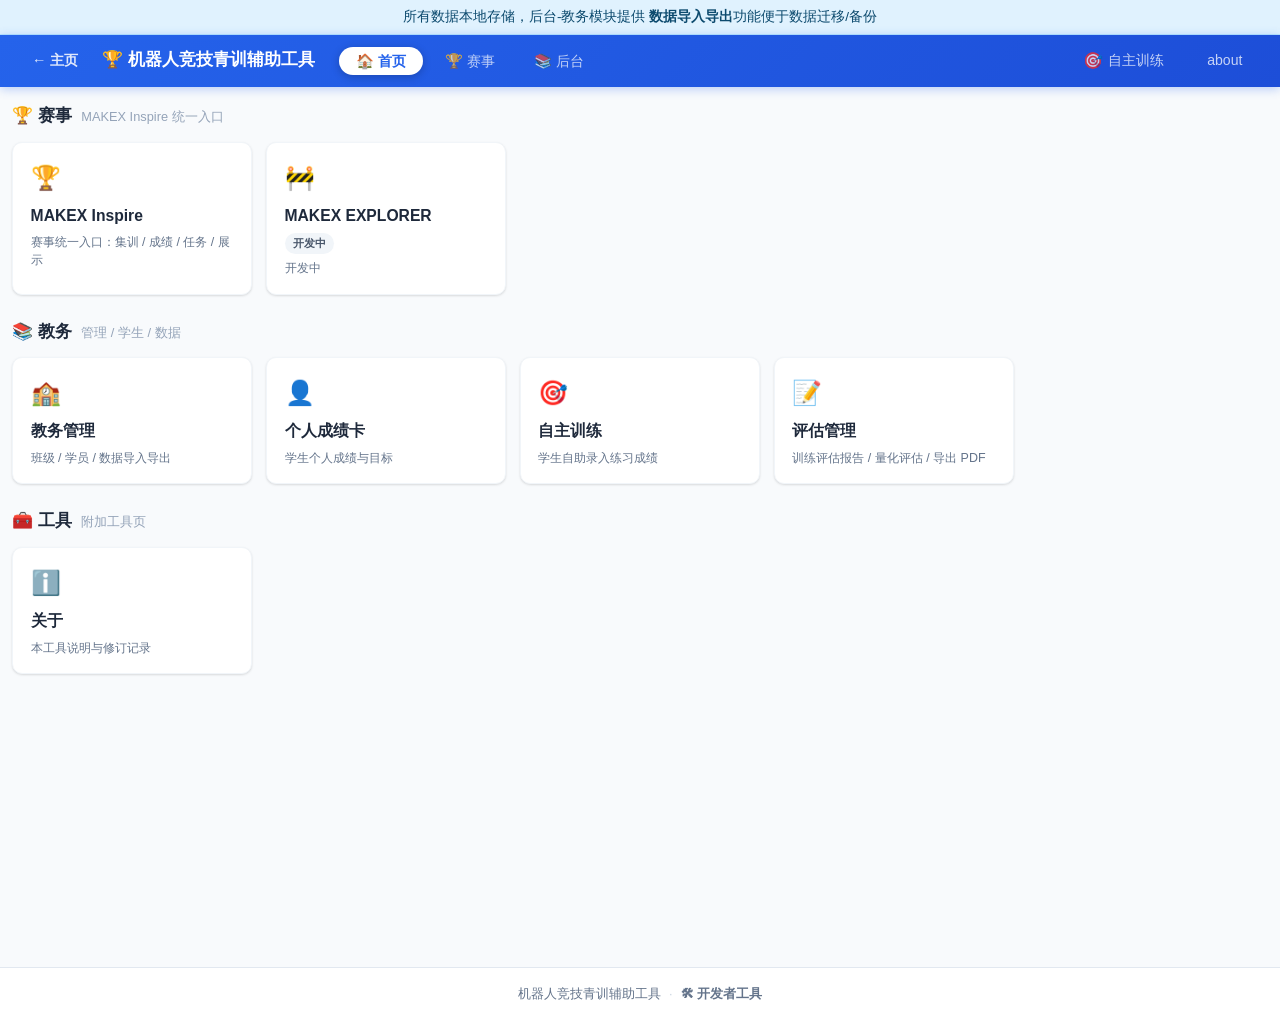
<file: index.html>
<!doctype html>
<html lang="zh-CN">
<head>
    <meta charset="UTF-8" />
    <meta name="viewport" content="width=device-width, initial-scale=1.0" />
    <title>工具中心 - 机器人竞技青训辅助工具</title>
    <link rel="stylesheet" href="style.css" />
</head>
<body>
    <script src="shared.js"></script>
    <script src="shared_indexdb.js"></script>
    <script src="header.js"></script>

    <div class="container">
        <!-- ===== 工具中心入口 ===== -->
        <section id="section-entry">
            <div id="entryGroups">
                <!-- Rendered by JS -->
            </div>
        </section>
    </div>

    <!-- ========== Toast Container ========== -->
    <div class="toast-container" id="toastContainer"></div>

    <script src="index.js"></script>
</body>
</html>
</file>
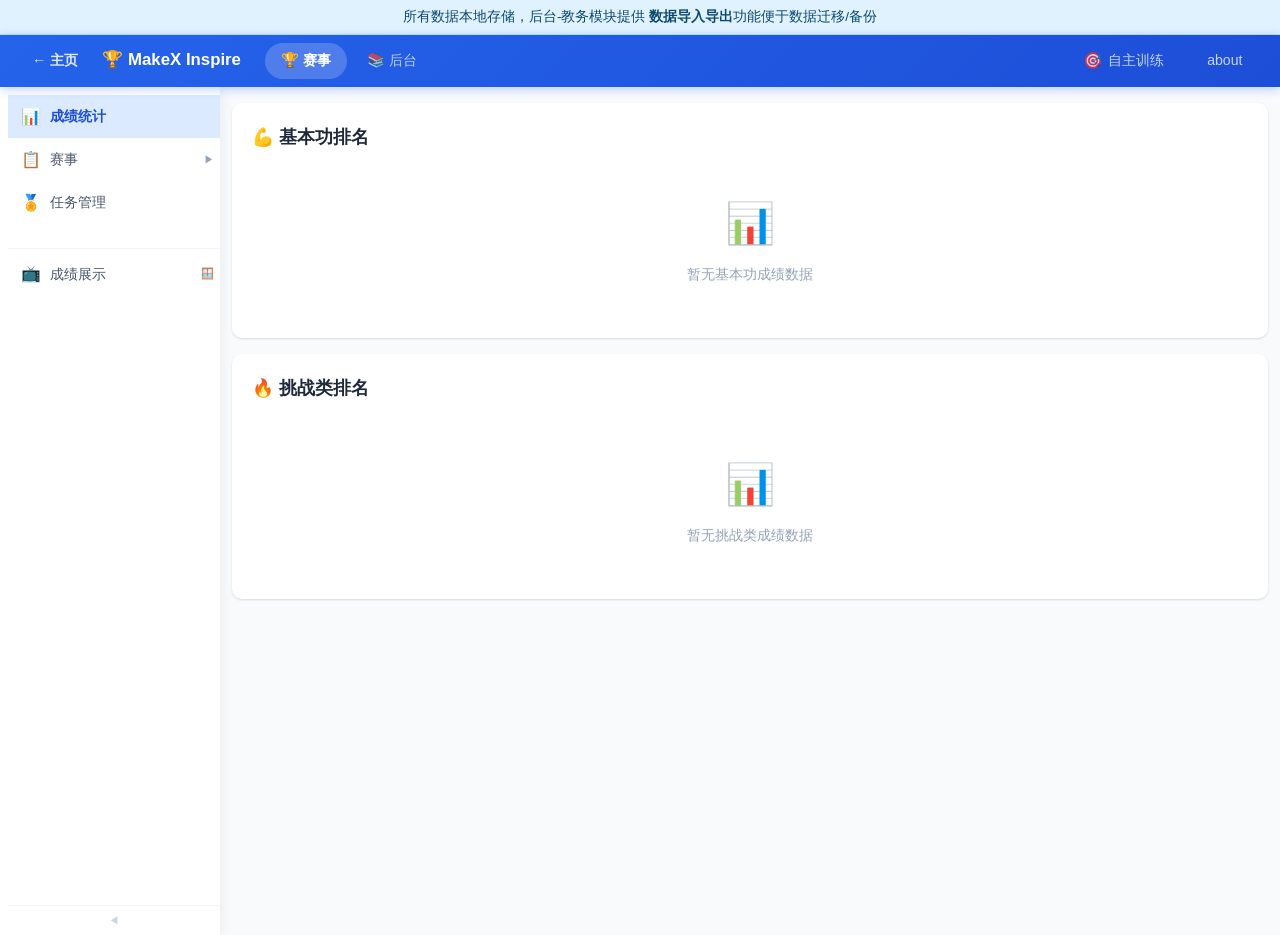
<file: public/index.html>
<!doctype html>
<html lang="zh-CN">
<head>
    <meta charset="UTF-8" />
    <meta name="viewport" content="width=device-width, initial-scale=1.0" />
    <title>MakeX Inspire 成绩统计系统</title>
    <script>
        // Redirect to 成绩统计 (default entry for 赛事)
        window.location.replace('stats.html');
    </script>
</head>
<body>
    <p>正在跳转… <a href="stats.html">点击此处</a></p>
</body>
</html>
</file>
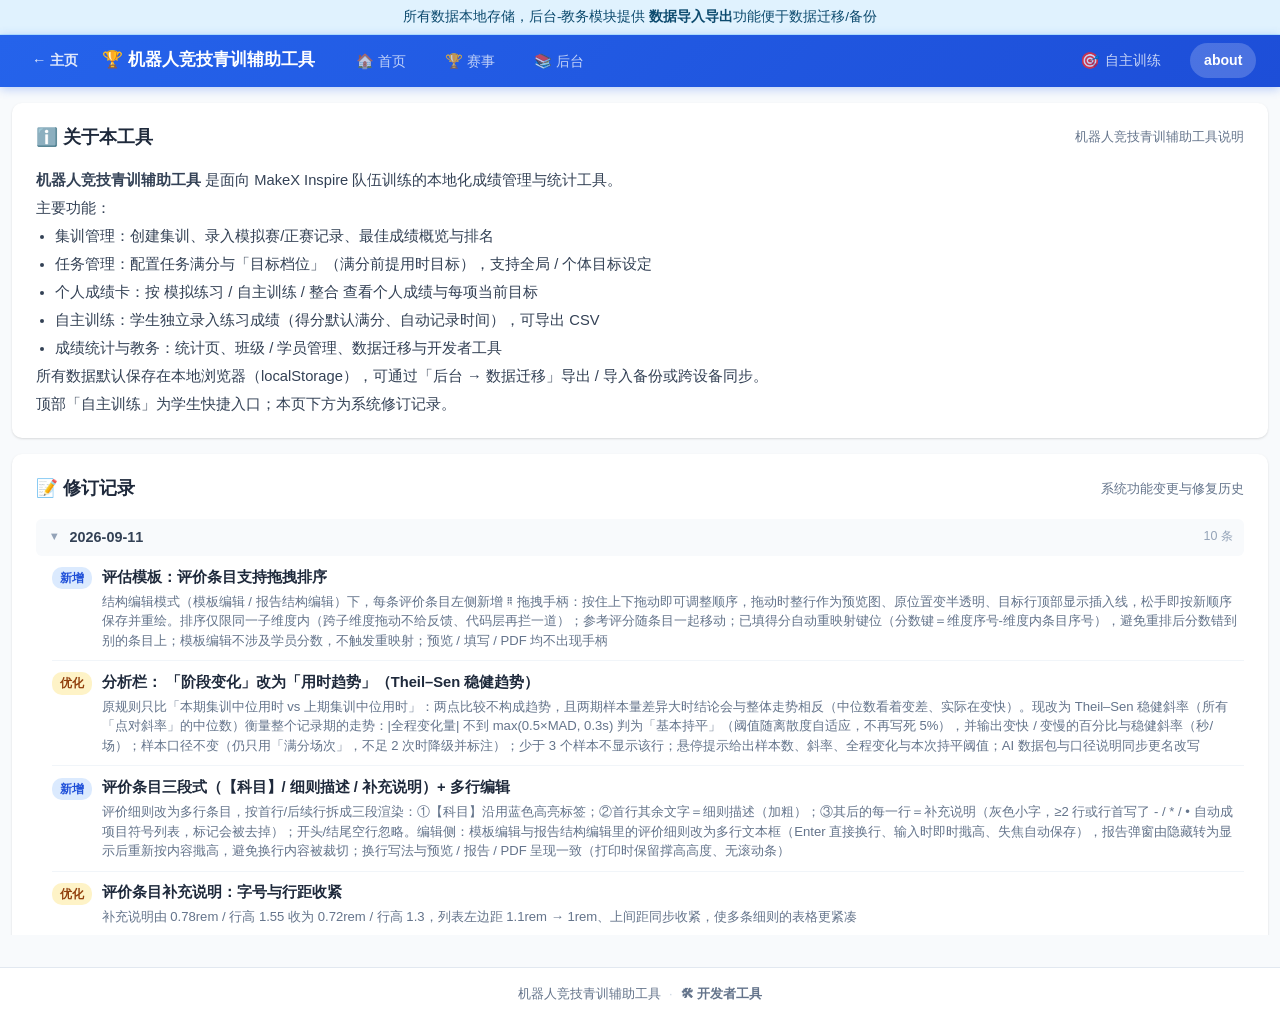
<file: about.html>
<!doctype html>
<html lang="zh-CN">
<head>
    <meta charset="UTF-8" />
    <meta name="viewport" content="width=device-width, initial-scale=1.0" />
    <title>关于 - 机器人竞技青训辅助工具</title>
    <link rel="stylesheet" href="style.css" />
</head>
<body>
    <script src="shared.js"></script>
    <script src="shared_indexdb.js"></script>
    <script src="header.js"></script>

    <div class="container">
        <div class="card">
            <div class="card-header">
                <span class="card-title">ℹ️ 关于本工具</span>
                <span style="font-size:0.82rem;font-weight:400;color:var(--gray-500);">机器人竞技青训辅助工具说明</span>
            </div>
            <div class="about-desc" style="line-height:1.9;font-size:0.92rem;color:var(--gray-700);">
                <p><strong>机器人竞技青训辅助工具</strong> 是面向 MakeX Inspire 队伍训练的本地化成绩管理与统计工具。</p>
                <p>主要功能：</p>
                <ul style="margin:0;padding-left:1.2rem;">
                    <li>集训管理：创建集训、录入模拟赛/正赛记录、最佳成绩概览与排名</li>
                    <li>任务管理：配置任务满分与「目标档位」（满分前提用时目标），支持全局 / 个体目标设定</li>
                    <li>个人成绩卡：按 模拟练习 / 自主训练 / 整合 查看个人成绩与每项当前目标</li>
                    <li>自主训练：学生独立录入练习成绩（得分默认满分、自动记录时间），可导出 CSV</li>
                    <li>成绩统计与教务：统计页、班级 / 学员管理、数据迁移与开发者工具</li>
                </ul>
                <p>所有数据默认保存在本地浏览器（localStorage），可通过「后台 → 数据迁移」导出 / 导入备份或跨设备同步。</p>
                <p>顶部「自主训练」为学生快捷入口；本页下方为系统修订记录。</p>
            </div>
        </div>

        <div class="card">
            <div class="card-header">
                <span class="card-title">📝 修订记录</span>
                <span style="font-size:0.82rem;font-weight:400;color:var(--gray-500);">系统功能变更与修复历史</span>
            </div>
            <div id="changelogList">
                <!-- Rendered by JS -->
            </div>
        </div>
    </div>

    <!-- ========== Toast Container ========== -->
    <div class="toast-container" id="toastContainer"></div>

    <script src="changelog.js"></script>
</body>
</html>
</file>
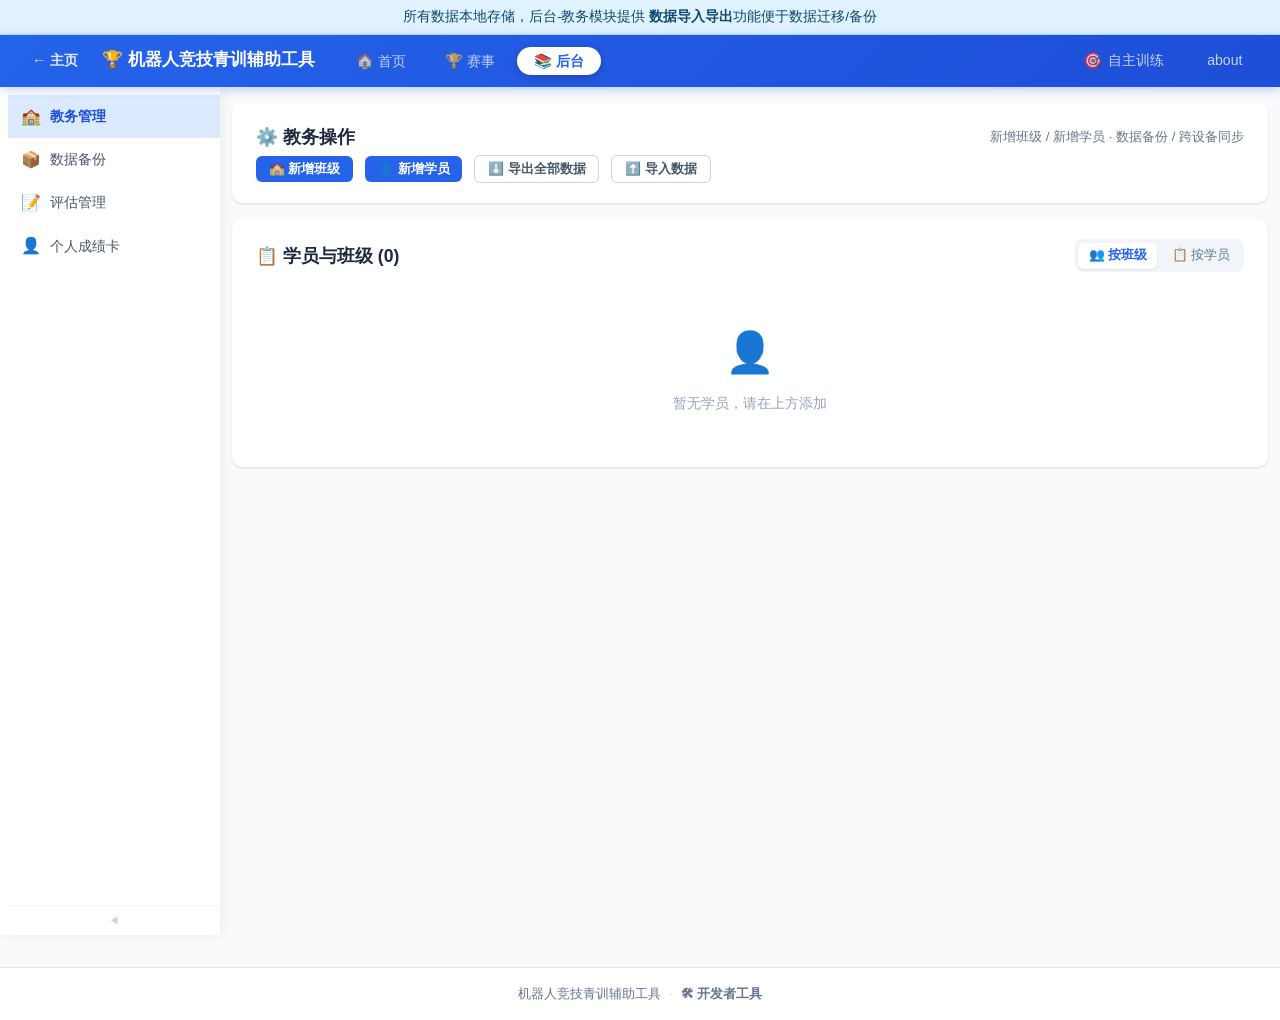
<file: admin.html>
<!doctype html>
<html lang="zh-CN">
<head>
    <meta charset="UTF-8" />
    <meta name="viewport" content="width=device-width, initial-scale=1.0" />
    <title>教务管理 - 机器人竞技青训辅助工具</title>
    <link rel="stylesheet" href="style.css" />
</head>
<body>
    <script src="shared.js"></script>
    <script src="shared_indexdb.js"></script>
    <script src="header.js"></script>

    <div class="container">
        <!-- ====== 操作栏（新增班级 / 新增学员 / 数据备份） ====== -->
        <div class="card" id="sec-backup" style="margin-bottom:1rem;">
            <div class="card-header" style="margin-bottom:0;">
                <span class="card-title">⚙️ 教务操作</span>
                <span style="font-size:0.82rem;font-weight:400;color:var(--gray-500);">新增班级 / 新增学员 · 数据备份 / 跨设备同步</span>
            </div>
            <div style="display:flex;align-items:center;gap:0.75rem;flex-wrap:wrap;padding-top:0.25rem;">
                <button class="btn btn-primary btn-sm" id="openAddGroupBtn">🏫 新增班级</button>
                <button class="btn btn-primary btn-sm" id="openAddStudentBtn">👤 新增学员</button>
                <button class="btn btn-outline btn-sm" id="exportDataBtn">⬇️ 导出全部数据</button>
                <button class="btn btn-outline btn-sm" id="importDataBtn">⬆️ 导入数据</button>
                <input type="file" id="importFileInput" accept=".json,application/json" style="display:none;" />
            </div>
        </div>

        <!-- ====== 学员与班级（按班级分组折叠，班级可删除） ====== -->
        <div class="card">
            <div class="card-header">
                <span class="card-title">📋 学员与班级 (<span id="studentCount">0</span>)</span>
                <div class="view-toggle" id="studentViewToggle">
                    <button type="button" class="view-btn active" data-view="class">👥 按班级</button>
                    <button type="button" class="view-btn" data-view="student">📋 按学员</button>
                </div>
            </div>
            <div id="studentList" class="student-list">
                <!-- Rendered by JS -->
            </div>
        </div>
    </div>

    <!-- ========== Modal: 新增班级 ========== -->
    <div class="modal-overlay" id="addGroupModal">
        <div class="modal-box" style="max-width:400px;">
            <h3>🏫 新增班级</h3>
            <div class="form-group">
                <label>班级名称</label>
                <input type="text" id="addGroupNameInput" class="input-full" maxlength="20" autocomplete="off" />
            </div>
            <div class="modal-actions">
                <button class="btn btn-outline" id="addGroupModalCancel">取消</button>
                <button class="btn btn-primary" id="addGroupModalConfirm">确认添加</button>
            </div>
        </div>
    </div>

    <!-- ========== Modal: 新增学员 ========== -->
    <div class="modal-overlay" id="addStudentModal">
        <div class="modal-box" style="max-width:400px;">
            <h3>👤 新增学员</h3>
            <div class="form-group">
                <label>学员姓名</label>
                <input type="text" id="addStudentNameInput" class="input-full" maxlength="20" autocomplete="off" />
            </div>
            <div class="modal-actions">
                <button class="btn btn-outline" id="addStudentModalCancel">取消</button>
                <button class="btn btn-primary" id="addStudentModalConfirm">确认添加</button>
            </div>
        </div>
    </div>

    <!-- ========== Modal: 编辑学员 ========== -->
    <div class="modal-overlay" id="editStudentModal">
        <div class="modal-box" style="max-width:400px;">
            <h3 id="editStudentModalTitle">✏️ 编辑学员</h3>
            <div class="form-group">
                <label>学员姓名</label>
                <input type="text" id="editStudentNameInput" class="input-full" maxlength="20" />
            </div>
            <div class="form-group">
                <label>所属班级</label>
                <select id="editStudentGroupSelect" style="width:100%;padding:0.5rem 0.85rem;border:1px solid var(--gray-300);border-radius:var(--radius-sm);font-size:0.9rem;background:#fff;color:var(--gray-800);">
                    <option value="">不分组</option>
                </select>
            </div>
            <div class="modal-actions">
                <button class="btn btn-outline" id="editStudentModalCancel">取消</button>
                <button class="btn btn-primary" id="editStudentModalConfirm">确认保存</button>
            </div>
        </div>
    </div>

    <!-- ========== Modal: 导入数据 ========== -->
    <div class="modal-overlay" id="importModal">
        <div class="modal-box" style="max-width:480px;">
            <h3>⬆️ 导入数据</h3>
            <div id="importPreviewInfo" style="font-size:0.85rem;color:var(--gray-600);margin-bottom:0.5rem;white-space:pre-wrap;line-height:1.6;"></div>
            <div id="importKeyList" style="max-height:160px;overflow-y:auto;font-size:0.8rem;background:#f8fafc;padding:0.5rem 0.75rem;border-radius:6px;font-family:monospace;white-space:pre-wrap;line-height:1.6;margin-bottom:0.75rem;"></div>
            <div class="form-group">
                <label>导入方式</label>
                <label style="display:inline-flex;align-items:center;gap:0.3rem;cursor:pointer;font-size:0.88rem;margin-right:1rem;">
                    <input type="radio" name="importMode" value="overwrite" checked style="accent-color:var(--primary);">
                    整体覆盖（先清空再写入）
                </label>
                <label style="display:inline-flex;align-items:center;gap:0.3rem;cursor:pointer;font-size:0.88rem;">
                    <input type="radio" name="importMode" value="merge" style="accent-color:var(--primary);">
                    合并写入（保留其他数据）
                </label>
            </div>
            <div class="modal-actions">
                <button class="btn btn-outline" id="importModalCancel">取消</button>
                <button class="btn btn-primary" id="importModalConfirm">确认导入</button>
            </div>
        </div>
    </div>

    <!-- ========== Toast Container ========== -->
    <div class="toast-container" id="toastContainer"></div>

    <script>
    if (!window.AdminApp) {
    // =================================================================
    //  Admin App — 教务管理 (班级 + 学员，按班级分组折叠)
    // =================================================================
    const AdminApp = {
        _editStudentId: null,
        _pendingImport: null,

        init() {
            Shared.loadData();
            this.bindEvents();
            this.render();
        },

        generateId() { return Shared.generateId(); },
        toast(msg, type) { Shared.toast(msg, type); },
        escapeHtml(str) { return Shared.escapeHtml(str); },

        // ============ 数据备份 / 跨设备同步 ============
        // 导出 localStorage 全部键为 JSON 文件
        exportAllData() {
            try {
                const keys = {};
                let totalBytes = 0;
                for (let i = 0; i < localStorage.length; i++) {
                    const key = localStorage.key(i);
                    const value = localStorage.getItem(key);
                    keys[key] = value;
                    totalBytes += (key.length + (value ? value.length : 0)) * 2; // UTF-16 近似字节
                }
                const payload = {
                    app: 'insTools',
                    type: 'localstorage-backup',
                    formatVersion: 1,
                    exportedAt: new Date().toISOString(),
                    keyCount: Object.keys(keys).length,
                    keys,
                };
                const blob = new Blob([JSON.stringify(payload, null, 2)], { type: 'application/json' });
                const url = URL.createObjectURL(blob);
                const a = document.createElement('a');
                a.href = url;
                a.download = `insTools_backup_${new Date().toISOString().slice(0, 10)}.json`;
                document.body.appendChild(a);
                a.click();
                document.body.removeChild(a);
                URL.revokeObjectURL(url);
                this.toast(`✅ 已导出 ${payload.keyCount} 个键，约 ${(totalBytes / 1024).toFixed(1)} KB`);
            } catch (e) {
                console.warn('exportAllData error:', e);
                this.toast('导出失败', 'warning');
            }
        },

        // 解析并预览导入文件
        async handleImportFile(file) {
            if (!file) return;
            try {
                const text = await file.text();
                const payload = JSON.parse(text);
                if (!payload || typeof payload !== 'object' || !payload.keys || typeof payload.keys !== 'object') {
                    this.toast('文件格式不正确：缺少 keys 字段', 'warning');
                    return;
                }
                this._pendingImport = payload;
                const keyNames = Object.keys(payload.keys);
                const totalBytes = keyNames.reduce((s, k) => s + (k.length + (payload.keys[k] ? payload.keys[k].length : 0)) * 2, 0);
                const timeStr = payload.exportedAt ? new Date(payload.exportedAt).toLocaleString() : '未知';
                let info = `📄 ${file.name}\n导出时间：${timeStr}\n键数量：${keyNames.length}　数据量：${(totalBytes / 1024).toFixed(1)} KB`;
                if (payload.keys.sts_storage_mode === 'idb') {
                    info += '\n⚠️ 源设备处于 IndexedDB 模式，本次备份不含 STS_DB 数据；建议在源设备切回 localStorage 后重新导出';
                }
                document.getElementById('importPreviewInfo').textContent = info;
                document.getElementById('importKeyList').textContent = keyNames.join('\n');
                document.getElementById('importModal').classList.add('open');
            } catch (e) {
                console.warn('handleImportFile error:', e);
                this.toast('导入文件解析失败：不是有效的 JSON', 'warning');
            }
        },

        closeImportModal() {
            document.getElementById('importModal').classList.remove('open');
            this._pendingImport = null;
        },

        confirmImport() {
            const payload = this._pendingImport;
            if (!payload) return;
            const mode = document.querySelector('input[name="importMode"]:checked').value;
            try {
                if (mode === 'overwrite') localStorage.clear();
                Object.keys(payload.keys).forEach((k) => localStorage.setItem(k, payload.keys[k]));
                Shared.loadData();
                const modeLabel = mode === 'overwrite' ? '整体覆盖' : '合并写入';
                this.toast(`✅ 已导入 ${Object.keys(payload.keys).length} 个键（${modeLabel}）`);
                this.closeImportModal();
            } catch (e) {
                console.warn('confirmImport error:', e);
                this.toast('导入写入失败', 'warning');
            }
        },

        // ============ Group Operations ============
        addGroup(name) {
            name = name.trim();
            if (!name) { this.toast('请输入班级名称', 'warning'); return false; }
            if (Shared.data.classes.some((c) => c.name === name)) { this.toast(`班级"${name}"已存在`, 'warning'); return false; }
            const id = this.generateId();
            Shared.data.classes.push({ id, name });
            Shared.saveData();
            this.render();
            this.toast(`已添加班级"${name}"`);
            return true;
        },

        removeGroup(id) {
            const cls = Shared.data.classes.find((c) => c.id === id);
            if (!cls) return;
            if (!confirm(`确定要删除班级"${cls.name}"吗？\n（该班级下的学员将变为不分组）`)) return;
            Shared.data.classes = Shared.data.classes.filter((c) => c.id !== id);
            // 关闭该班级所有 active enrollment
            Shared.data.enrollments.forEach(e => {
                if (e.classId === id && e.status === 'active') {
                    e.leftAt = new Date().toISOString().slice(0, 10);
                    e.status = 'inactive';
                }
            });
            Shared.saveData();
            this.render();
            this.toast(`已删除班级"${cls.name}"`);
        },

        // ============ Student Operations ============
        addStudent(name) {
            name = name.trim();
            if (!name) { this.toast('请输入学员姓名', 'warning'); return false; }
            if (Shared.data.students.some((s) => s.name === name)) { this.toast(`学员"${name}"已存在`, 'warning'); return false; }
            Shared.data.students.push({ id: this.generateId(), name });
            Shared.saveData();
            this.render();
            this.toast(`已添加学员"${name}"`);
            return true;
        },

        openEditStudentModal(id) {
            const student = Shared.data.students.find((s) => s.id === id);
            if (!student) return;
            this._editStudentId = id;
            document.getElementById('editStudentNameInput').value = student.name;
            // 班级选择：显示所有班级，用 enrollment 判断是否选中
            const select = document.getElementById('editStudentGroupSelect');
            const currentEnroll = Shared.getCurrentEnrollment(id);
            select.innerHTML = '<option value="">不分组</option>' + Shared.data.classes.map((c) =>
                `<option value="${c.id}" ${currentEnroll && currentEnroll.classId === c.id ? 'selected' : ''}>${this.escapeHtml(c.name)}</option>`
            ).join('');
            document.getElementById('editStudentModalTitle').textContent = `✏️ 编辑学员 - ${this.escapeHtml(student.name)}`;
            document.getElementById('editStudentModal').classList.add('open');
            setTimeout(() => document.getElementById('editStudentNameInput').focus(), 100);
        },

        closeEditStudentModal() {
            document.getElementById('editStudentModal').classList.remove('open');
            this._editStudentId = null;
        },

        confirmEditStudent() {
            const id = this._editStudentId;
            if (!id) return;
            const student = Shared.data.students.find((s) => s.id === id);
            if (!student) return;
            const newName = document.getElementById('editStudentNameInput').value.trim();
            if (!newName) { this.toast('姓名不能为空', 'warning'); return; }
            if (newName !== student.name && Shared.data.students.some((s) => s.name === newName)) {
                this.toast(`学员"${newName}"已存在`, 'warning');
                return;
            }
            student.name = newName;
            // 班级变更：通过 enrollment 处理
            const newClassId = document.getElementById('editStudentGroupSelect').value;
            const currentEnroll = Shared.getCurrentEnrollment(id);
            if (newClassId) {
                if (!currentEnroll || currentEnroll.classId !== newClassId) {
                    Shared.createEnrollment(id, newClassId);
                }
            } else {
                // 选了不分组 → 关闭当前 enrollment
                if (currentEnroll) {
                    Shared.closeEnrollment(currentEnroll.id, 'inactive');
                }
            }
            Shared.saveData();
            this.closeEditStudentModal();
            this.render();
            this.toast(`已更新学员"${student.name}"`);
        },

        editStudent(id) { this.openEditStudentModal(id); },

        removeStudent(id) {
            const student = Shared.data.students.find((s) => s.id === id);
            if (!student) return;
            if (!confirm(`确定要移除学员"${student.name}"吗？\n（该学员在集训中的成绩记录将被保留）`)) return;
            // 关闭所有 active enrollment
            Shared.data.enrollments.forEach(e => {
                if (e.studentId === id && e.status === 'active') {
                    e.leftAt = new Date().toISOString().slice(0, 10);
                    e.status = 'inactive';
                }
            });
            Shared.data.students = Shared.data.students.filter((s) => s.id !== id);
            Shared.data.trainings.forEach((t) => {
                t.studentIds = t.studentIds.filter((sid) => sid !== id);
                t.mockCompetitions.forEach((m) => { delete m.scores[id]; });
            });
            Shared.saveData();
            this.render();
            this.toast(`已移除学员"${student.name}"`);
        },

        // ============ Events Binding ============
        bindEvents() {
            // === 新增班级 / 新增学员（弹窗） ===
            document.getElementById('openAddGroupBtn').addEventListener('click', () => {
                document.getElementById('addGroupNameInput').value = '';
                document.getElementById('addGroupModal').classList.add('open');
                setTimeout(() => document.getElementById('addGroupNameInput').focus(), 100);
            });
            document.getElementById('addGroupModalCancel').addEventListener('click', () => {
                document.getElementById('addGroupModal').classList.remove('open');
            });
            document.getElementById('addGroupModalConfirm').addEventListener('click', () => {
                const input = document.getElementById('addGroupNameInput');
                if (this.addGroup(input.value)) {
                    input.value = '';
                    document.getElementById('addGroupModal').classList.remove('open');
                }
            });
            document.getElementById('addGroupNameInput').addEventListener('keydown', (e) => {
                if (e.key === 'Enter') document.getElementById('addGroupModalConfirm').click();
            });
            document.getElementById('addGroupModal').addEventListener('click', (e) => {
                if (e.target === e.currentTarget) document.getElementById('addGroupModal').classList.remove('open');
            });

            document.getElementById('openAddStudentBtn').addEventListener('click', () => {
                document.getElementById('addStudentNameInput').value = '';
                document.getElementById('addStudentModal').classList.add('open');
                setTimeout(() => document.getElementById('addStudentNameInput').focus(), 100);
            });
            document.getElementById('addStudentModalCancel').addEventListener('click', () => {
                document.getElementById('addStudentModal').classList.remove('open');
            });
            document.getElementById('addStudentModalConfirm').addEventListener('click', () => {
                const input = document.getElementById('addStudentNameInput');
                if (this.addStudent(input.value)) {
                    input.value = '';
                    document.getElementById('addStudentModal').classList.remove('open');
                }
            });
            document.getElementById('addStudentNameInput').addEventListener('keydown', (e) => {
                if (e.key === 'Enter') document.getElementById('addStudentModalConfirm').click();
            });
            document.getElementById('addStudentModal').addEventListener('click', (e) => {
                if (e.target === e.currentTarget) document.getElementById('addStudentModal').classList.remove('open');
            });

            // === 数据备份 / 导入导出 ===
            const exportBtn = document.getElementById('exportDataBtn');
            if (exportBtn) exportBtn.addEventListener('click', () => this.exportAllData());
            const importBtn = document.getElementById('importDataBtn');
            if (importBtn) importBtn.addEventListener('click', () => document.getElementById('importFileInput').click());
            const importFileInput = document.getElementById('importFileInput');
            if (importFileInput) importFileInput.addEventListener('change', (e) => {
                this.handleImportFile(e.target.files[0]);
                e.target.value = '';
            });
            const importCancel = document.getElementById('importModalCancel');
            if (importCancel) importCancel.addEventListener('click', () => this.closeImportModal());
            const importConfirm = document.getElementById('importModalConfirm');
            if (importConfirm) importConfirm.addEventListener('click', () => this.confirmImport());
            const importModal = document.getElementById('importModal');
            if (importModal) importModal.addEventListener('click', (e) => {
                if (e.target === e.currentTarget) this.closeImportModal();
            });

            // === 学员/班级操作 ===
            document.getElementById('editStudentModalCancel').addEventListener('click', () => this.closeEditStudentModal());
            document.getElementById('editStudentModalConfirm').addEventListener('click', () => this.confirmEditStudent());
            document.getElementById('editStudentNameInput').addEventListener('keydown', (e) => {
                if (e.key === 'Enter') this.confirmEditStudent();
            });
            document.getElementById('editStudentModal').addEventListener('click', (e) => {
                if (e.target === e.currentTarget) this.closeEditStudentModal();
            });

            // === 学员视图切换（按班级 / 按学员） ===
            document.querySelectorAll('#studentViewToggle .view-btn').forEach((btn) => {
                btn.addEventListener('click', () => {
                    this.setStudentsView(btn.dataset.view);
                    this.render();
                });
            });
        },

        // ============ Render ============
        render() {
            try { this.renderStudents(); } catch (e) { console.warn('renderStudents error:', e); }
        },

        renderStudents() {
            const container = document.getElementById('studentList');
            document.getElementById('studentCount').textContent = Shared.data.students.length;
            if (Shared.data.students.length === 0) {
                container.innerHTML = '<div class="empty-state"><div class="icon">👤</div><p>暂无学员，请在上方添加</p></div>';
                return;
            }

            // 同步视图切换按钮高亮
            document.querySelectorAll('#studentViewToggle .view-btn').forEach((b) => {
                b.classList.toggle('active', b.dataset.view === this.getStudentsView());
            });

            if (this.getStudentsView() === 'student') {
                this.renderStudentsFlat(container);
            } else {
                this.renderStudentsByClass(container);
            }
            this.bindStudentActions(container);
        },

        // ---- 学员视图模式：'class' 按班级分组（默认） | 'student' 按学员平铺 ----
        getStudentsView() {
            return localStorage.getItem('admin_students_view') === 'student' ? 'student' : 'class';
        },
        setStudentsView(view) {
            localStorage.setItem('admin_students_view', view);
        },
        bindStudentActions(container) {
            // 操作按钮（两种视图共用）
            container.querySelectorAll('.del').forEach((el) => {
                el.addEventListener('click', () => this.removeStudent(el.dataset.studentId));
            });
            container.querySelectorAll('.edit-student').forEach((el) => {
                el.addEventListener('click', () => this.editStudent(el.dataset.studentId));
            });
            container.querySelectorAll('.edit-student-group').forEach((el) => {
                el.addEventListener('click', () => this.editStudent(el.dataset.studentId));
            });
        },

        // ============ 视图：按学员平铺（学员 | 所属班级） ============
        renderStudentsFlat(container) {
            const students = [...Shared.data.students].sort((a, b) => a.name.localeCompare(b.name, 'zh'));
            let html = '<div style="overflow-x:auto;"><table class="score-table">'
                + '<thead><tr>'
                + '<th style="width:40px;text-align:center;">#</th>'
                + '<th style="text-align:left;">学员</th>'
                + '<th style="text-align:left;">所属班级</th>'
                + '<th style="width:80px;text-align:center;">操作</th>'
                + '</tr></thead><tbody>';
            students.forEach((s, i) => {
                const gn = Shared.getCurrentClassName(s.id);
                const groupDisplay = gn
                    ? `<span class="edit-student-group" data-student-id="${s.id}" title="点击修改班级" style="cursor:pointer;color:var(--gray-600);border-bottom:1px dashed var(--gray-300);">🏫 ${this.escapeHtml(gn)}</span>`
                    : `<span class="edit-student-group" data-student-id="${s.id}" title="点击设置班级" style="cursor:pointer;color:var(--gray-400);border-bottom:1px dashed var(--gray-300);">📂 待分班</span>`;
                html += `<tr>
                    <td style="text-align:center;color:var(--gray-400);">${i + 1}</td>
                    <td><strong>${this.escapeHtml(s.name)}</strong></td>
                    <td>${groupDisplay}</td>
                    <td style="text-align:center;white-space:nowrap;">
                        <button class="edit-student" data-student-id="${s.id}" title="编辑" style="background:none;border:none;cursor:pointer;color:var(--primary);font-size:0.8rem;padding:0.15rem 0.4rem;">✏️</button>
                        <button class="del" data-student-id="${s.id}" title="移除" style="background:none;border:none;cursor:pointer;color:var(--danger);font-size:0.8rem;padding:0.15rem 0.4rem;">🗑️</button>
                    </td>
                </tr>`;
            });
            html += '</tbody></table></div>';
            container.innerHTML = html;
        },

        // ============ 视图：按班级分组（可折叠） ============
        renderStudentsByClass(container) {
            // ---- 按当前班级分组（未分班学员归入“待分班”） ----
            const byClass = new Map(); // classId -> students[]
            const unassigned = [];
            Shared.data.students.forEach((s) => {
                const classId = Shared.getCurrentClassId(s.id);
                if (classId && Shared.getGroupName(classId)) {
                    if (!byClass.has(classId)) byClass.set(classId, []);
                    byClass.get(classId).push(s);
                } else {
                    unassigned.push(s);
                }
            });

            // 展示所有班级（含空班，便于在此管理/删除班级）；末尾追加虚拟“待分班”分组（非空才显示）
            const collapsedSet = this.getCollapsedStudentGroups();
            const groups = Shared.data.classes.map((c) => ({
                key: c.id,
                name: c.name,
                students: (byClass.get(c.id) || []).sort((a, b) => a.name.localeCompare(b.name, 'zh')),
                virtual: false,
            }));
            groups.push({
                key: '__unassigned__',
                name: '待分班',
                students: [...unassigned].sort((a, b) => a.name.localeCompare(b.name, 'zh')),
                virtual: true,
            });
            const last = groups[groups.length - 1];
            if (last.virtual && last.students.length === 0) groups.pop();

            let html = '';
            groups.forEach((g) => {
                const collapsed = collapsedSet.has(g.key);
                const arrow = collapsed ? '▶' : '▼';
                const badge = g.virtual
                    ? '<span class="student-group-badge unassigned">未分班</span>'
                    : '';
                const delBtn = g.virtual
                    ? ''
                    : `<button class="del-group" data-group-id="${g.key}" title="删除班级" style="background:none;border:none;cursor:pointer;color:var(--gray-400);font-size:0.85rem;padding:0 0.3rem;line-height:1;">✕</button>`;
                const bodyContent = g.students.length === 0
                    ? '<div class="student-group-empty">暂无学员</div>'
                    : `<table class="score-table">
                            <thead><tr>
                                <th style="width:40px;text-align:center;">#</th>
                                <th style="text-align:left;">姓名</th>
                                <th style="width:80px;text-align:center;">操作</th>
                            </tr></thead>
                            <tbody>
                            ${g.students.map((s, i) => `
                                <tr>
                                    <td style="text-align:center;color:var(--gray-400);">${i + 1}</td>
                                    <td><strong>${this.escapeHtml(s.name)}</strong></td>
                                    <td style="text-align:center;white-space:nowrap;">
                                        <button class="edit-student" data-student-id="${s.id}" title="编辑" style="background:none;border:none;cursor:pointer;color:var(--primary);font-size:0.8rem;padding:0.15rem 0.4rem;">✏️</button>
                                        <button class="del" data-student-id="${s.id}" title="移除" style="background:none;border:none;cursor:pointer;color:var(--danger);font-size:0.8rem;padding:0.15rem 0.4rem;">🗑️</button>
                                    </td>
                                </tr>`).join('')}
                            </tbody>
                        </table>`;
                html += `
                <div class="student-group${collapsed ? ' collapsed' : ''}" data-group-key="${g.key}">
                    <div class="student-group-header" title="点击折叠/展开">
                        <span class="student-group-arrow">${arrow}</span>
                        <span class="student-group-name">${g.virtual ? '📂' : '🏫'} ${this.escapeHtml(g.name)}</span>
                        ${badge}
                        <span class="student-group-count">${g.students.length} 人</span>
                        ${delBtn}
                    </div>
                    <div class="student-group-body${collapsed ? ' collapsed' : ''}">
                        ${bodyContent}
                    </div>
                </div>`;
            });
            container.innerHTML = html;

            // 班级头点击折叠/展开（删除按钮不触发）
            container.querySelectorAll('.student-group-header').forEach((h) => {
                h.addEventListener('click', (e) => {
                    if (e.target.closest('.del-group')) return;
                    this.toggleStudentGroup(h.closest('.student-group'));
                });
            });
            // 删除班级
            container.querySelectorAll('.del-group').forEach((el) => {
                el.addEventListener('click', (e) => {
                    e.stopPropagation();
                    this.removeGroup(el.dataset.groupId);
                });
            });
        },

        // ---- 学员分组折叠状态（localStorage 持久化） ----
        getCollapsedStudentGroups() {
            try {
                const raw = localStorage.getItem('admin_student_groups_collapsed');
                return new Set(raw ? JSON.parse(raw) : []);
            } catch (e) { return new Set(); }
        },
        saveCollapsedStudentGroups(set) {
            localStorage.setItem('admin_student_groups_collapsed', JSON.stringify([...set]));
        },
        toggleStudentGroup(groupEl) {
            const key = groupEl.dataset.groupKey;
            const body = groupEl.querySelector('.student-group-body');
            const arrow = groupEl.querySelector('.student-group-arrow');
            const collapsed = groupEl.classList.toggle('collapsed');
            if (body) body.classList.toggle('collapsed', collapsed);
            if (arrow) arrow.textContent = collapsed ? '▶' : '▼';
            const set = this.getCollapsedStudentGroups();
            if (collapsed) set.add(key); else set.delete(key);
            this.saveCollapsedStudentGroups(set);
        },
    };

    window.AdminApp = AdminApp;
    }
    if (document.readyState === 'loading') {
        document.addEventListener('DOMContentLoaded', () => window.AdminApp.init());
    } else {
        window.AdminApp.init();
    }
    </script>
</body>
</html>
</file>
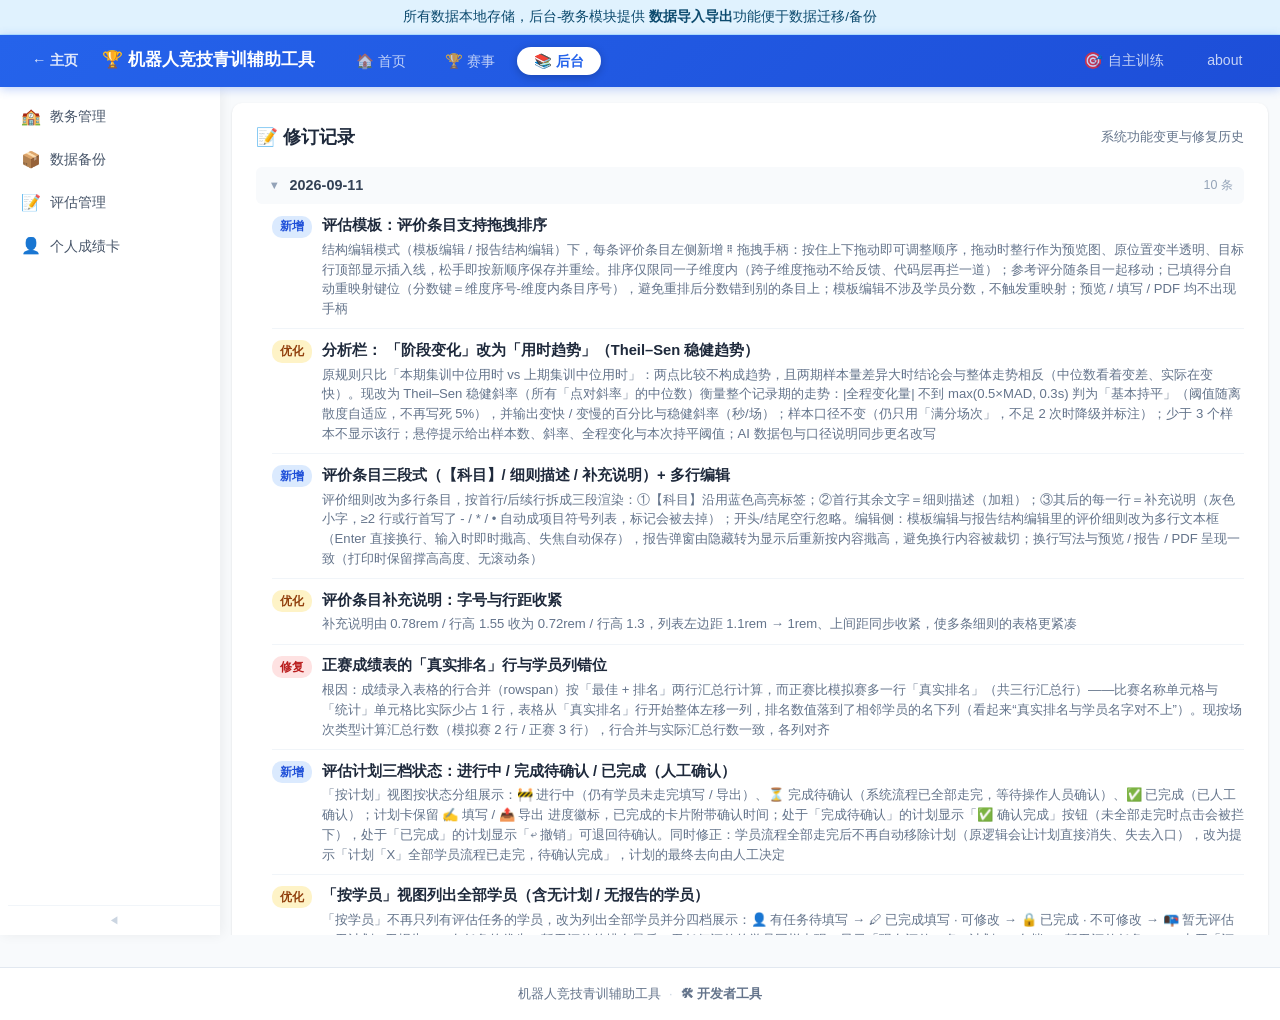
<file: changelog.html>
<!doctype html>
<html lang="zh-CN">
<head>
    <meta charset="UTF-8" />
    <meta name="viewport" content="width=device-width, initial-scale=1.0" />
    <title>修订记录 - 机器人竞技青训辅助工具</title>
    <link rel="stylesheet" href="style.css" />
</head>
<body>
    <script src="shared.js"></script>
    <script src="shared_indexdb.js"></script>
    <script src="header.js"></script>

    <div class="container">
        <div class="card">
            <div class="card-header">
                <span class="card-title">📝 修订记录</span>
                <span style="font-size:0.82rem;font-weight:400;color:var(--gray-500);">系统功能变更与修复历史</span>
            </div>
            <div id="changelogList">
                <!-- Rendered by JS -->
            </div>
        </div>
    </div>

    <!-- ========== Toast Container ========== -->
    <div class="toast-container" id="toastContainer"></div>

    <script src="changelog.js"></script>
</body>
</html>
</file>
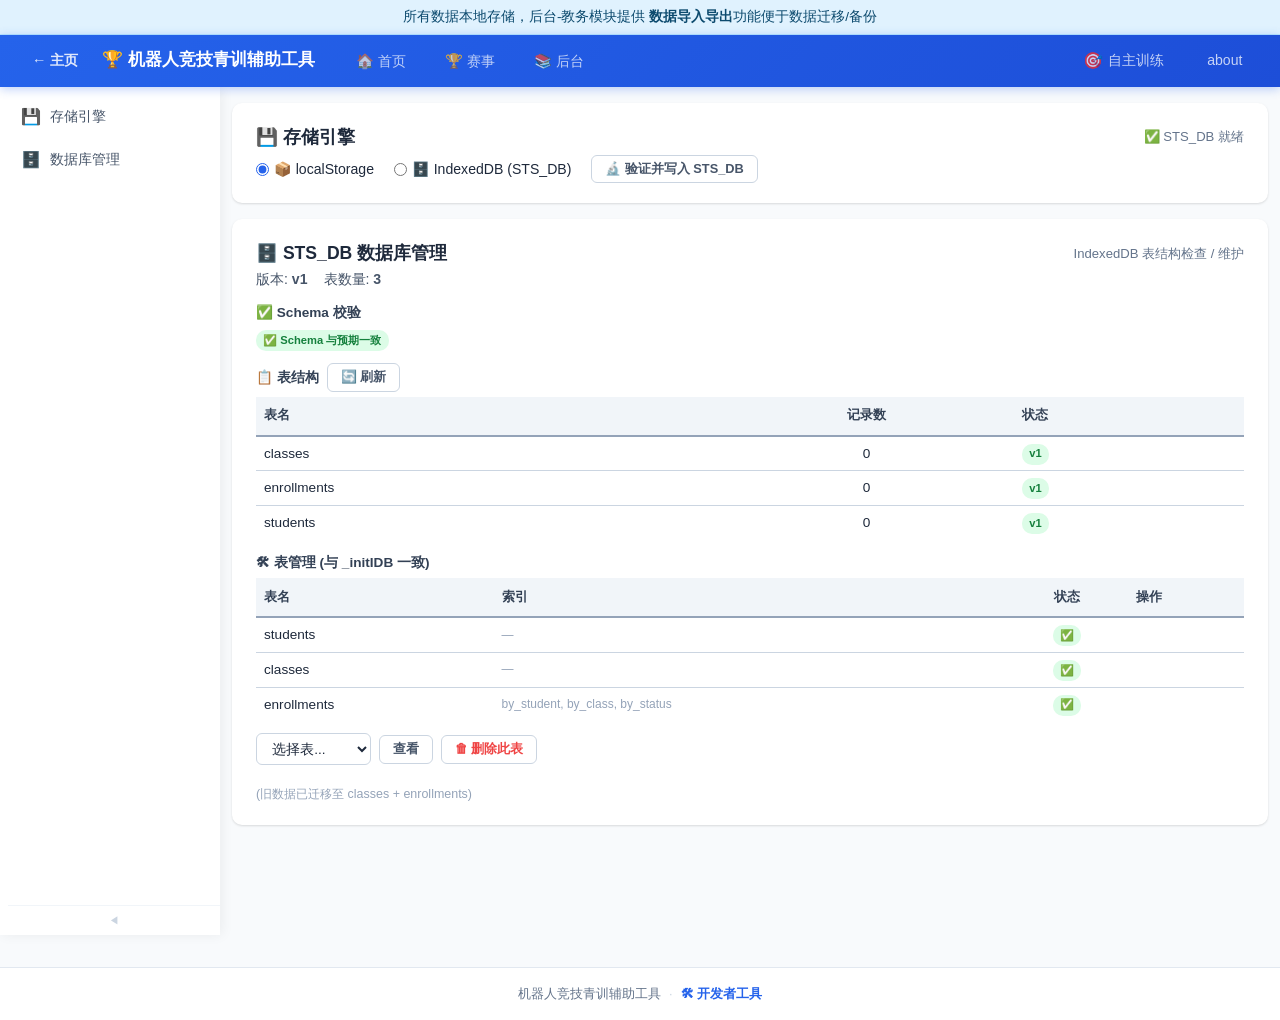
<file: devtools.html>
<!doctype html>
<html lang="zh-CN">
<head>
    <meta charset="UTF-8" />
    <meta name="viewport" content="width=device-width, initial-scale=1.0" />
    <title>开发者工具 - 机器人竞技青训辅助工具</title>
    <link rel="stylesheet" href="style.css" />
</head>
<body>
    <script src="shared.js"></script>
    <script src="shared_indexdb.js"></script>
    <script src="header.js"></script>

    <div class="container">
        <!-- ====== 存储引擎 ====== -->
        <div class="card" id="sec-storage" style="margin-bottom:1rem;">
            <div class="card-header" style="margin-bottom:0;">
                <span class="card-title">💾 存储引擎</span>
                <span id="engineStatus" style="font-size:0.82rem;font-weight:400;color:var(--gray-500);">🔍 检测中...</span>
            </div>
            <div style="display:flex;align-items:center;gap:1.25rem;flex-wrap:wrap;padding-top:0.25rem;">
                <label style="display:inline-flex;align-items:center;gap:0.3rem;cursor:pointer;font-size:0.88rem;">
                    <input type="radio" name="storageEngine" value="ls" checked style="accent-color:var(--primary);">
                    📦 localStorage
                </label>
                <label style="display:inline-flex;align-items:center;gap:0.3rem;cursor:pointer;font-size:0.88rem;">
                    <input type="radio" name="storageEngine" value="idb" disabled style="accent-color:var(--primary);">
                    🗄️ IndexedDB (STS_DB)
                </label>
                <button class="btn btn-outline btn-sm" id="verifyIDBBtn">🔬 验证并写入 STS_DB</button>
                <button class="btn btn-outline btn-sm" id="switchToLSBtn" style="display:none;">🔙 切回 localStorage</button>
            </div>
            <div id="idbVerifyLog" style="margin-top:0.5rem;font-size:0.82rem;background:#f8fafc;padding:0.5rem 0.75rem;border-radius:6px;font-family:monospace;white-space:pre-wrap;display:none;line-height:1.6;"></div>
        </div>

        <!-- ====== STS_DB 数据库管理 (DB Manager) ====== -->
        <div class="card" id="sec-dbmgr" style="margin-bottom:1rem;">
            <div class="card-header" style="margin-bottom:0;">
                <span class="card-title">🗄️ STS_DB 数据库管理</span>
                <span style="font-size:0.82rem;font-weight:400;color:var(--gray-500);">IndexedDB 表结构检查 / 维护</span>
            </div>

            <div id="dbInfo" style="font-size:0.88rem;color:var(--gray-600);">🔍 检测中...</div>

            <div style="margin-top:0.75rem;">
                <div style="font-size:0.85rem;font-weight:600;color:var(--gray-700);margin-bottom:0.3rem;">✅ Schema 校验</div>
                <div id="schemaCheck" style="font-size:0.82rem;">🔍 检测中...</div>
            </div>

            <div style="margin-top:0.75rem;">
                <div style="display:flex;align-items:center;gap:0.5rem;margin-bottom:0.3rem;">
                    <span style="font-size:0.85rem;font-weight:600;color:var(--gray-700);">📋 表结构</span>
                    <button class="btn btn-outline btn-sm" id="refreshBtn">🔄 刷新</button>
                </div>
                <div style="overflow-x:auto;">
                    <table class="score-table" id="tableList"><tbody><tr><td>🔍 检测中...</td></tr></tbody></table>
                </div>
            </div>

            <div style="margin-top:0.75rem;">
                <div style="font-size:0.85rem;font-weight:600;color:var(--gray-700);margin-bottom:0.3rem;">🛠 表管理 (与 _initIDB 一致)</div>
                <div id="schemaPanel" style="overflow-x:auto;">🔍 检测中...</div>
            </div>

            <div id="dataCard" style="margin-top:0.75rem;display:none;">
                <div class="form-row" style="margin-bottom:0.5rem;">
                    <select id="tableSelect" style="padding:0.4rem 0.7rem;border:1px solid var(--gray-300);border-radius:var(--radius-sm);font-size:0.85rem;background:#fff;color:var(--gray-800);">
                        <option value="">选择表...</option>
                    </select>
                    <button class="btn btn-outline btn-sm" id="viewDataBtn">查看</button>
                    <button class="btn btn-outline btn-sm" id="deleteTableBtn" style="color:var(--danger);">🗑 删除此表</button>
                </div>
                <div id="dataView" style="overflow-x:auto;"></div>
            </div>

            <div id="actionCard" style="margin-top:0.75rem;">
                <div class="form-row">
                    <button class="btn btn-outline btn-sm" id="deleteGroupsBtn" style="display:none;color:var(--danger);">🗑 删除旧 groups 表</button>
                    <span style="font-size:0.78rem;color:var(--gray-400);">(旧数据已迁移至 classes + enrollments)</span>
                </div>
                <div class="mig-log" id="actionLog" style="display:none;"></div>
            </div>
        </div>
    </div>

    <!-- ========== Toast Container ========== -->
    <div class="toast-container" id="toastContainer"></div>

    <script src="devtools.js"></script>
</body>
</html>
</file>
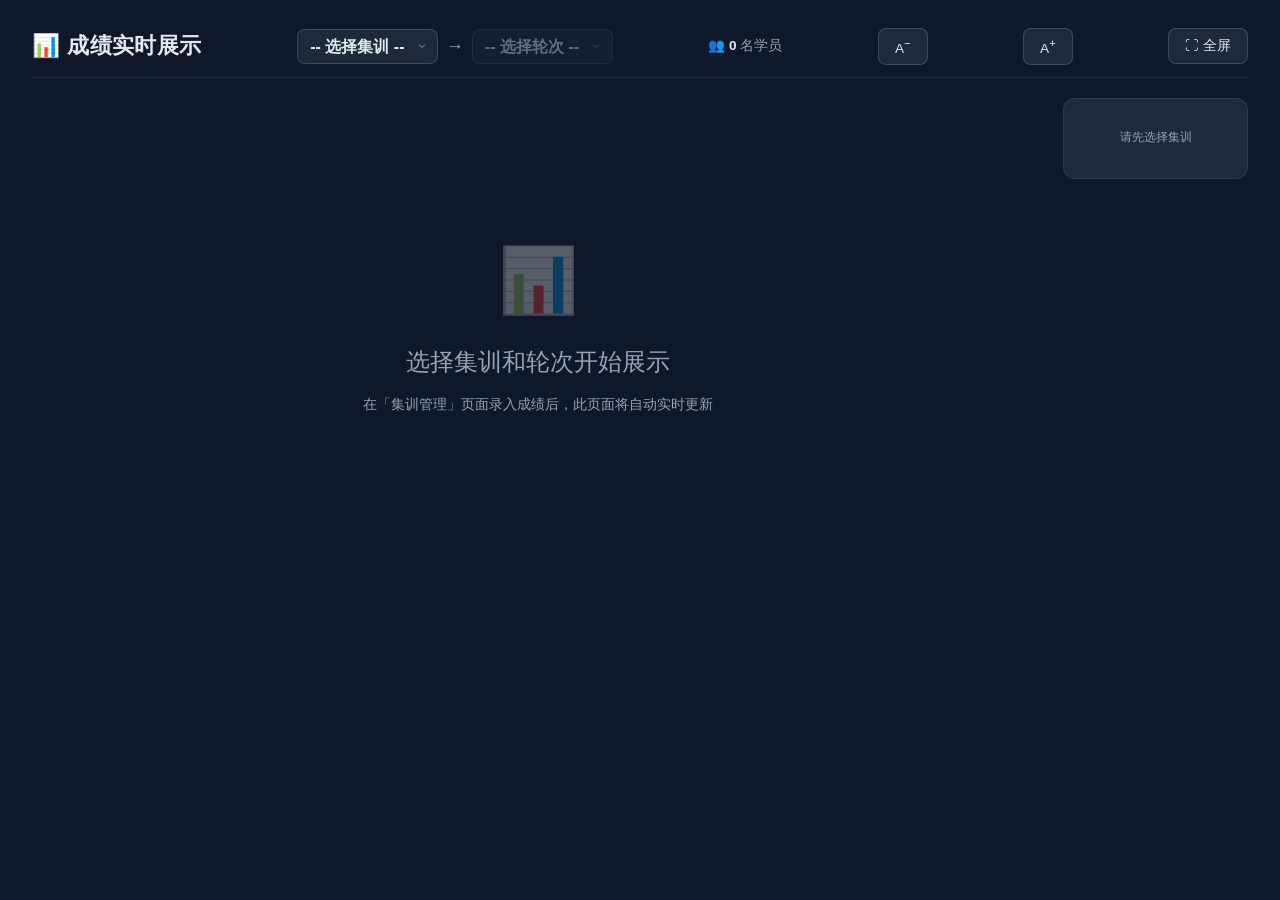
<file: display.html>
<!doctype html>
<html lang="zh-CN">
<head>
    <meta charset="UTF-8" />
    <meta name="viewport" content="width=device-width, initial-scale=1.0" />
    <title>成绩展示 - 机器人竞技青训辅助工具</title>
    <link rel="stylesheet" href="style.css" />
    <style>
        /* ===== Display Page Overrides ===== */
        :root {
            --display-bg: #0f172a;
            --display-card: #1e293b;
            --display-card-alt: #263348;
            --display-text: #e2e8f0;
            --display-muted: #94a3b8;
            --display-accent: #38bdf8;
            --display-gold: #fbbf24;
            --display-silver: #94a3b8;
            --display-bronze: #fb923c;
            --display-rank-1: #fbbf24;
            --display-rank-2: #c0c0c0;
            --display-rank-3: #cd7f32;
            --font-scale: 1;
        }
        body {
            background: var(--display-bg);
            color: var(--display-text);
        }

        /* Hide header & sidebar on display page */
        header, .sidebar, .layout { display: contents !important; }
        .container {
            max-width: 100% !important;
            padding: 1rem 2rem !important;
            margin: 0 !important;
        }
        .main-content {
            max-height: none !important;
            padding: 0 !important;
        }

        /* ===== Top Bar ===== */
        .display-topbar {
            display: flex;
            align-items: center;
            justify-content: space-between;
            gap: 1rem;
            padding: 0.75rem 0;
            border-bottom: 1px solid rgba(255,255,255,0.08);
            margin-bottom: 1.25rem;
            flex-wrap: wrap;
        }
        .display-topbar h1 {
            font-size: 1.4rem;
            font-weight: 700;
            letter-spacing: 0.02em;
            white-space: nowrap;
        }
        .display-topbar .training-select {
            background: var(--display-card);
            color: var(--display-text);
            border: 1px solid rgba(255,255,255,0.15);
            border-radius: 8px;
            padding: 0.5rem 2rem 0.5rem 0.75rem;
            font-size: 1rem;
            font-weight: 600;
            cursor: pointer;
            appearance: none;
            background-image: url("data:image/svg+xml,%3Csvg xmlns='http://www.w3.org/2000/svg' width='12' height='12' viewBox='0 0 24 24' fill='none' stroke='%2394a3b8' stroke-width='2'%3E%3Cpolyline points='6 9 12 15 18 9'%3E%3C/polyline%3E%3C/svg%3E");
            background-repeat: no-repeat;
            background-position: right 0.6rem center;
        }
        .display-topbar .training-select:focus {
            border-color: var(--display-accent);
            outline: none;
        }
        .display-topbar .meta {
            display: flex;
            align-items: center;
            gap: 1.5rem;
            font-size: 0.85rem;
            color: var(--display-muted);
        }
        .display-topbar .meta strong {
            color: var(--display-text);
        }
        .display-topbar .btn-fullscreen {
            background: var(--display-card);
            color: var(--display-text);
            border: 1px solid rgba(255,255,255,0.15);
            border-radius: 8px;
            padding: 0.5rem 1rem;
            font-size: 0.85rem;
            cursor: pointer;
            transition: 0.2s;
        }
        .display-topbar .btn-fullscreen:hover {
            background: var(--display-card-alt);
            border-color: var(--display-accent);
        }
        .display-topbar .btn-fullscreen:disabled {
            opacity: 0.3;
            cursor: not-allowed;
        }
        .display-selectors {
            display: flex;
            align-items: center;
            gap: 0.5rem;
        }
        .display-selectors .selector-arrow {
            color: var(--display-muted);
            font-size: 1.1rem;
            font-weight: 700;
        }
        .display-topbar .training-select:disabled {
            opacity: 0.4;
            cursor: not-allowed;
        }
        .display-last-update {
            font-size: 0.75rem;
            color: var(--display-muted);
            text-align: right;
            margin-bottom: 0.75rem;
            transition: opacity 0.3s;
        }
        .display-last-update.flash {
            color: var(--display-accent);
        }

        /* ===== Font Scale (applied to score table area) ===== */
        #displayContent {
            font-size: calc(1rem * var(--font-scale));
        }
        #displayContent .display-table {
            font-size: calc(1.15rem * var(--font-scale));
        }
        #displayContent .display-table thead th {
            font-size: calc(0.8rem * var(--font-scale));
        }
        #displayContent .display-table thead th.col-task-group {
            font-size: calc(0.82rem * var(--font-scale));
        }
        #displayContent .display-table thead th.col-round-header {
            font-size: calc(0.68rem * var(--font-scale));
        }
        #displayContent .display-table tbody td {
            padding: 0 calc(0.4rem * var(--font-scale));
        }
        #displayContent .display-table tbody td.cell-name {
            font-size: calc(0.88rem * var(--font-scale));
        }
        #displayContent .display-table tbody td.cell-total {
            font-size: calc(0.9rem * var(--font-scale));
        }
        #displayContent .display-table tbody td.cell-total .total-time {
            font-size: calc(1rem * var(--font-scale));
        }
        #displayContent .display-table tbody td.cell-round {
            font-size: calc(0.95rem * var(--font-scale));
        }
        #displayContent .display-table tbody td.cell-round .round-time {
            font-size: calc(1rem * var(--font-scale));
        }
        #displayContent .display-table tbody td.cell-round .round-score {
            font-size: calc(0.65rem * var(--font-scale));
        }
        #displayContent .display-table .rank-badge {
            width: calc(30px * var(--font-scale));
            height: calc(30px * var(--font-scale));
            font-size: calc(0.95rem * var(--font-scale));
        }
        #displayContent .display-table .rank-1 {
            font-size: calc(1.2rem * var(--font-scale));
        }
        #displayContent .display-table .rank-other {
            font-size: calc(0.85rem * var(--font-scale));
        }

        /* ===== Empty State ===== */
        .display-empty {
            display: flex;
            flex-direction: column;
            align-items: center;
            justify-content: center;
            min-height: 50vh;
            color: var(--display-muted);
            text-align: center;
            gap: 0.75rem;
        }
        .display-empty .icon { font-size: 4rem; opacity: 0.3; }
        .display-empty h2 { font-size: 1.5rem; font-weight: 400; }
        .display-empty p { font-size: 0.9rem; max-width: 400px; line-height: 1.6; }

        /* ===== Score Table ===== */
        .display-table-wrapper {
            overflow-x: auto;
            border-radius: 12px;
            border: 1px solid rgba(255,255,255,0.08);
        }
        .display-table {
            width: 100%;
            border-collapse: collapse;
            font-size: 1.15rem;
            min-width: 700px;
        }
        .display-table thead th {
            background: var(--display-card);
            padding: 0.2rem 0.5rem;
            font-weight: 700;
            font-size: 0.8rem;
            text-transform: uppercase;
            letter-spacing: 0.04em;
            color: var(--display-muted);
            border-bottom: 2px solid rgba(255,255,255,0.1);
            position: sticky;
            top: 0;
            z-index: 5;
            white-space: nowrap;
        }
        .display-table thead th.col-rank { width: 60px; text-align: center; }
        .display-table thead th.col-name { text-align: left; width: 12ch; min-width: 12ch; }
        .display-table thead th.col-total { text-align: center; min-width: 80px; background: rgba(56,189,248,0.12); color: var(--display-accent); font-size:0.9rem; }

        .display-table thead th.col-task-group {
            text-align: center;
            border-bottom: 1px solid rgba(255,255,255,0.1);
            font-size: 0.82rem;
            color: var(--display-accent);
        }
        .display-table thead th.col-round-header {
            font-size: 0.68rem;
            font-weight: 400;
            color: var(--display-muted);
            padding: 0.15rem 0.3rem;
        }

        .display-table tbody td {
            padding: 0 0.4rem;
            border-top: 1px solid rgba(255,255,255,0.18);
            border-bottom: 1px solid rgba(255,255,255,0.18);
            text-align: center;
            transition: background 0.3s;
        }
        .display-table tbody td.cell-name {
            text-align: left;
            font-weight: 700;
            font-size: 0.88rem;
        }
        .display-table tbody td.cell-total {
            font-weight: 800;
            font-size: 0.9rem;
            background: rgba(56,189,248,0.06);
            line-height: 0.85;
        }
        .display-table tbody td.cell-total .total-time {
            display: block;
            font-size: 1rem;
            font-weight: 700;
            color: var(--display-text);
            margin-bottom: 0.05rem;
        }
        .display-table tbody td.cell-total .total-score {
            display: block;
            font-size: 0.72rem;
            color: var(--display-muted);
        }
        .display-table tbody td.cell-round {
            font-size: 0.95rem;
            font-variant-numeric: tabular-nums;
            line-height: 0.85;
        }
        /* Time is primary (large), score is secondary (small below) */
        .display-table tbody td.cell-round .round-time {
            font-size: 1rem;
            font-weight: 700;
            color: var(--display-text);
            display: block;
        }
        .display-table tbody td.cell-round .round-score {
            font-size: 0.65rem;
            color: var(--display-muted);
            display: block;
            margin-top: 0;
        }
        /* Non-full-score: score text turns red */
        .display-table tbody td.cell-round.not-full .round-score {
            color: var(--danger);
            font-weight: 700;
        }
        /* Full score: green badge */
        .display-table tbody td.cell-round.is-full .round-score {
            color: var(--success);
        }
        .display-table tbody td.cell-round.withdrawn {
            color: var(--danger);
            opacity: 0.6;
            font-size: 0.9rem;
        }
        .display-table tbody tr {
            transition: background 0.3s;
        }
        .display-table tbody tr:hover {
            background: rgba(255,255,255,0.03);
        }
        /* Rank badge - bigger */
        .display-table .rank-badge {
            display: inline-flex;
            align-items: center;
            justify-content: center;
            width: 30px;
            height: 30px;
            border-radius: 50%;
            font-weight: 800;
            font-size: 0.95rem;
        }
        .display-table .rank-1 { background: rgba(251,191,36,0.2); color: var(--display-gold); font-size:1.2rem; }
        .display-table .rank-2 { background: rgba(148,163,184,0.25); color: var(--display-silver); }
        .display-table .rank-3 { background: rgba(251,146,60,0.2); color: var(--display-bronze); }
        .display-table .rank-other { color: var(--display-muted); font-size:0.85rem; }

        /* ===== Two-Column Layout ===== */
        .display-main {
            display: flex;
            gap: 1.25rem;
            align-items: flex-start;
        }
        #displayContent {
            flex: 1;
            min-width: 0;
        }
        /* ===== Order Panel (right) ===== */
        .order-panel {
            width: 185px;
            flex-shrink: 0;
            background: var(--display-card);
            border-radius: 12px;
            border: 1px solid rgba(255,255,255,0.08);
            padding: 0.85rem;
            position: sticky;
            top: 0.5rem;
            align-self: flex-start;
        }
        .order-panel h3 {
            font-size: 0.85rem;
            font-weight: 700;
            margin: 0 0 0.5rem;
            display: flex;
            align-items: center;
            gap: 0.3rem;
        }
        .order-panel .order-round-select {
            width: 100%;
            background: var(--display-card-alt);
            color: var(--display-text);
            border: 1px solid rgba(255,255,255,0.15);
            border-radius: 6px;
            padding: 0.35rem 0.4rem;
            font-size: 0.78rem;
            font-weight: 600;
            cursor: pointer;
            margin-bottom: 0.6rem;
            font-family: inherit;
        }
        .order-panel .order-section {
            margin-bottom: 0.5rem;
        }
        .order-panel .order-section-title {
            font-size: 0.7rem;
            font-weight: 700;
            text-transform: uppercase;
            letter-spacing: 0.04em;
            color: var(--display-muted);
            margin-bottom: 0.25rem;
            padding-bottom: 0.2rem;
            border-bottom: 1px solid rgba(255,255,255,0.06);
        }
        .order-panel .order-section-title.active-title { color: var(--display-accent); }
        .order-panel .order-section-title.done-title { color: var(--success); }
        .order-panel .order-actions {
            display: flex;
            flex-direction: column;
            gap: 0.3rem;
            margin-bottom: 0.5rem;
        }
        .order-panel .btn-order {
            padding: 0.4rem 0.5rem;
            border-radius: 6px;
            border: 1px solid rgba(255,255,255,0.15);
            background: var(--display-card-alt);
            color: var(--display-text);
            font-size: 0.78rem;
            cursor: pointer;
            transition: 0.2s;
            text-align: center;
            font-weight: 600;
            font-family: inherit;
        }
        .order-panel .btn-order:hover {
            background: rgba(56,189,248,0.15);
            border-color: var(--display-accent);
        }
        .order-panel .btn-order.accent {
            background: rgba(56,189,248,0.2);
            border-color: var(--display-accent);
            color: var(--display-accent);
        }
        .order-panel .order-list {
            list-style: none;
            padding: 0;
            margin: 0;
        }
        .order-panel .order-list li {
            display: flex;
            align-items: center;
            gap: 0.35rem;
            padding: 0.3rem 0.3rem;
            border-radius: 4px;
            font-size: 0.95rem;
            cursor: pointer;
            transition: background 0.15s, opacity 0.15s;
            user-select: none;
        }
        .order-panel .order-list li:hover {
            background: rgba(255,255,255,0.05);
        }
        .order-panel .order-list li.done {
            opacity: 0.55;
        }
        .order-panel .order-list li .order-num {
            display: inline-flex;
            align-items: center;
            justify-content: center;
            width: 20px;
            height: 20px;
            border-radius: 50%;
            background: rgba(56,189,248,0.15);
            color: var(--display-accent);
            font-size: 0.72rem;
            font-weight: 700;
            flex-shrink: 0;
        }
        .order-panel .order-empty {
            color: var(--display-muted);
            font-size: 0.78rem;
            text-align: center;
            padding: 1rem 0;
        }
        .display-table .score-highlight {
            animation: scorePop 0.5s ease;
        }
        @keyframes scorePop {
            0% { transform: scale(1); }
            40% { transform: scale(1.2); color: var(--display-accent); }
            100% { transform: scale(1); }
        }

        /* Competition type label */
        .mock-type-badge {
            display: inline-block;
            font-size: 0.7rem;
            padding: 0.15rem 0.5rem;
            border-radius: 10px;
            font-weight: 600;
            letter-spacing: 0.03em;
        }
        .mock-type-badge.mock { background: rgba(56,189,248,0.15); color: var(--display-accent); }
        .mock-type-badge.official { background: rgba(251,191,36,0.15); color: var(--display-gold); }

        /* ===== Responsive ===== */
        @media (max-width: 768px) {
            .container { padding: 0.75rem !important; }
            .display-topbar { flex-direction: column; align-items: flex-start; }
            .display-table { font-size: 0.85rem; }
        }
    </style>
</head>
<body>
    <script src="shared.js"></script>
    <script src="shared_indexdb.js"></script>
    <script src="analysis.js"></script>
    <script src="schedule.js"></script>
    <!-- No header.js — display page has its own minimal UI -->

    <div class="container">
        <!-- Top Bar -->
        <div class="display-topbar">
            <h1>📊 成绩实时展示</h1>
            <div class="display-selectors">
                <select class="training-select" id="trainingSelect">
                    <option value="">-- 选择集训 --</option>
                </select>
                <span class="selector-arrow">→</span>
                <select class="training-select" id="mockSelect" disabled>
                    <option value="">-- 选择轮次 --</option>
                </select>
            </div>
            <div class="meta">
                <span>👥 <strong id="dispStudentCount">0</strong> 名学员</span>
            </div>
            <button class="btn-fullscreen" id="btnFontDown" title="缩小字号">A<sup>−</sup></button>
            <button class="btn-fullscreen" id="btnFontUp" title="放大字号">A<sup>+</sup></button>
            <button class="btn-fullscreen" id="btnFullscreen" title="全屏展示 (F11)">⛶ 全屏</button>
        </div>

        <!-- Last Update Indicator -->
        <div class="display-last-update" id="lastUpdate"></div>

        <!-- Main: Two columns -->
        <div class="display-main">
            <div id="displayContent">
                <div class="display-empty">
                    <div class="icon">📊</div>
                    <h2>选择一个集训开始展示</h2>
                    <p>在「集训管理」页面录入成绩后，此页面将自动实时更新</p>
                </div>
            </div>
            <aside class="order-panel" id="orderPanel">
                <div class="order-empty">请先选择集训</div>
            </aside>
        </div>
    </div>

    <!-- Toast Container -->
    <div class="toast-container" id="toastContainer"></div>

    <script>
    // =================================================================
    //  Display App — 成绩实时展示（纯只读，零写入）
    //  架构：订阅 Shared.onDataChange → 自动重新渲染
    //  跨页面联动：training.html saveData() → storage 事件 → 本页 auto-refresh
    // =================================================================
    const DisplayApp = {
        _selectedTrainingId: null,
        _selectedMockId: null,
        _unsubscribe: null,
        _fontLevel: 1,           // 1=标准, 0=小, 2=大, 3=超大
        _fontScales: [0.72, 1, 1.35, 1.75],
        _orderList: [],          // 出场顺序 [studentId, ...]
        _orderRoundId: null,     // 出场顺序面板当前选中的任务轮次 (taskId_RN)

        init() {
            Shared.loadData();
            // Read URL params
            const params = new URLSearchParams(window.location.search);
            this._selectedTrainingId = params.get('id') || Shared.data.currentTrainingId || null;
            this._selectedMockId = params.get('mock') || null;
            this._populateTrainingSelect();
            this._populateMockSelect();
            this._updateURL();
            // Restore saved font size
            const savedLevel = parseInt(localStorage.getItem('display_font_level') || '1', 10);
            if (savedLevel >= 0 && savedLevel < this._fontScales.length) this._fontLevel = savedLevel;
            this._applyFontScale();
            this._loadOrder();
            this.render();

            // 订阅数据变化
            this._unsubscribe = Shared.onDataChange((source) => {
                this._populateTrainingSelect();
                this._populateMockSelect();
                this._loadOrder();
                this.render();
                this._flashUpdate(source);
            }, 'display');
        },

        destroy() {
            if (this._unsubscribe) this._unsubscribe();
        },

        // ============ Helpers ============
        getRounds(entry) { return Shared.getRounds(entry); },
        getBestScore(entry) { return Shared.getBestScore(entry); },
        getBestScoreTime(entry) { return Shared.getBestScoreTime(entry); },
        getDisplayScore(entry) { return Shared.getDisplayScore(entry); },
        escapeHtml(str) { return Shared.escapeHtml(str); },

        _updateURL() {
            const url = new URL(window.location);
            if (this._selectedTrainingId) url.searchParams.set('id', this._selectedTrainingId);
            else url.searchParams.delete('id');
            if (this._selectedMockId) url.searchParams.set('mock', this._selectedMockId);
            else url.searchParams.delete('mock');
            window.history.replaceState({}, '', url);
        },

        // ============ Training Select ============
        _populateTrainingSelect() {
            const select = document.getElementById('trainingSelect');
            const trainings = Shared.data.trainings || [];
            const currentVal = this._selectedTrainingId;
            // Preserve existing selection if still valid
            if (currentVal && !trainings.some(t => t.id === currentVal)) {
                this._selectedTrainingId = null;
                this._selectedMockId = null;
            }
            select.innerHTML = '<option value="">-- 选择集训 --</option>' +
                trainings.map(t =>
                    `<option value="${t.id}" ${t.id === this._selectedTrainingId ? 'selected' : ''}>${this.escapeHtml(t.name)}</option>`
                ).join('');
        },

        // ============ Mock (轮次) Select ============
        _populateMockSelect() {
            const select = document.getElementById('mockSelect');
            const tid = this._selectedTrainingId;
            if (!tid) {
                select.innerHTML = '<option value="">-- 选择轮次 --</option>';
                select.disabled = true;
                return;
            }
            const training = Shared.data.trainings.find(t => t.id === tid);
            const mocks = training ? (training.mockCompetitions || []) : [];
            select.disabled = mocks.length === 0;

            // Preserve existing selection if still valid
            if (this._selectedMockId && !mocks.some(m => m.id === this._selectedMockId)) {
                this._selectedMockId = null;
            }
            // Auto-select latest mock if none selected and mocks exist
            if (!this._selectedMockId && mocks.length > 0) {
                this._selectedMockId = mocks[mocks.length - 1].id;
            }

            select.innerHTML = '<option value="">-- 选择轮次 --</option>' +
                mocks.map((m, i) => {
                    const typeIcon = m.type === 'official' ? '🏆' : '🏅';
                    const dateStr = m.date ? ` ${m.date}` : '';
                    const label = `${typeIcon} 第${i + 1}轮 — ${this.escapeHtml(m.name || '未命名')}${dateStr}`;
                    return `<option value="${m.id}" ${m.id === this._selectedMockId ? 'selected' : ''}>${label}</option>`;
                }).join('');
        },

        // ============ Flash Update Indicator ============
        _flashUpdate(source) {
            const el = document.getElementById('lastUpdate');
            const now = new Date();
            const timeStr = now.toLocaleTimeString('zh-CN', { hour12: false });
            const sourceLabel = source === 'storage' ? '来自其他页面' : '本地更新';
            el.textContent = `🔄 数据已更新 — ${timeStr} (${sourceLabel})`;
            el.classList.add('flash');
            setTimeout(() => el.classList.remove('flash'), 1500);
        },

        // ============ Render ============
        render() {
            const tid = this._selectedTrainingId;
            const mid = this._selectedMockId;
            const container = document.getElementById('displayContent');
            const D = Shared.data;

            if (!tid) {
                container.innerHTML = `
                    <div class="display-empty">
                        <div class="icon">📊</div>
                        <h2>选择集训和轮次开始展示</h2>
                        <p>在「集训管理」页面录入成绩后，此页面将自动实时更新</p>
                    </div>`;
                document.getElementById('dispStudentCount').textContent = '0';
                document.getElementById('lastUpdate').textContent = '';
                document.querySelector('.display-topbar h1').textContent = '📊 成绩实时展示';
                return;
            }

            const training = D.trainings.find(t => t.id === tid);
            if (!training) {
                container.innerHTML = `<div class="display-empty"><div class="icon">❓</div><h2>集训不存在</h2></div>`;
                return;
            }

            const mocks = training.mockCompetitions || [];
            const studentIds = training.studentIds || [];
            const students = D.students.filter(s => studentIds.includes(s.id));

            document.getElementById('dispStudentCount').textContent = students.length;
            document.querySelector('.display-topbar h1').textContent = `📊 ${this.escapeHtml(training.name)}`;

            if (mocks.length === 0) {
                container.innerHTML = `
                    <div class="display-empty">
                        <div class="icon">📝</div>
                        <h2>「${this.escapeHtml(training.name)}」暂无记录</h2>
                        <p>请在集训管理页面为该集训添加模拟赛/正赛记录并录入成绩</p>
                    </div>`;
                document.getElementById('lastUpdate').textContent = '';
                return;
            }

            if (!mid) {
                container.innerHTML = `
                    <div class="display-empty">
                        <div class="icon">🎯</div>
                        <h2>请选择要展示的轮次</h2>
                        <p>该集训共有 <strong>${mocks.length}</strong> 条记录，请在上方选择具体轮次</p>
                    </div>`;
                return;
            }

            const mock = mocks.find(m => m.id === mid);
            if (!mock) {
                container.innerHTML = `<div class="display-empty"><div class="icon">❓</div><h2>该轮次不存在</h2></div>`;
                return;
            }

            // --- Render single mock ---
            const mockTasks = mock.tasks || [];
            // Build flat round-column list: [ { taskId, taskName, roundNum, maxRounds, maxScore } ]
            const roundColumns = [];
            mockTasks.forEach(ti => {
                const def = D.tasks.find(td => td.id === ti.taskId);
                const name = def ? def.name : '未知任务';
                const maxScore = def ? (def.maxScore || null) : null;
                const nRounds = ti.rounds || 1;
                for (let r = 1; r <= nRounds; r++) {
                    roundColumns.push({ taskId: ti.taskId, taskName: name, roundNum: r, maxRounds: nRounds, maxScore });
                }
            });

            // Group by task for the header row
            const taskGroups = [];
            mockTasks.forEach(ti => {
                const def = D.tasks.find(td => td.id === ti.taskId);
                taskGroups.push({
                    taskId: ti.taskId,
                    name: def ? def.name : '未知任务',
                    rounds: ti.rounds || 1
                });
            });

            const rankings = Analysis.calcRankings(
                mock.scores || {}, mockTasks, students,
                (entry) => Shared.getRounds(entry)
            );

            const sorted = students.map(s => ({
                ...s,
                rank: rankings[s.id] || null,
            })).sort((a, b) => {
                if (!a.rank && !b.rank) return a.name.localeCompare(b.name, 'zh');
                if (!a.rank) return 1;
                if (!b.rank) return -1;
                return a.rank - b.rank;
            });

            // Build two-row header: task group names + round labels
            const headerRow1 = taskGroups.map(tg =>
                `<th class="col-task-group" colspan="${tg.rounds}">${this.escapeHtml(tg.name)}</th>`
            ).join('');
            const headerRow2 = roundColumns.map(rc =>
                `<th class="col-round-header">R${rc.roundNum}</th>`
            ).join('');

            const html = `
                <div class="display-table-wrapper">
                    <table class="display-table">
                        <thead>
                            <tr>
                                <th class="col-name" rowspan="2">学员</th>
                                ${headerRow1}
                                <th class="col-total" rowspan="2">总分</th>
                                <th class="col-rank" rowspan="2">排名</th>
                            </tr>
                            <tr>
                                ${headerRow2}
                            </tr>
                        </thead>
                        <tbody>
                            ${sorted.map(s => this._renderStudentRow(s, mock, roundColumns)).join('')}
                        </tbody>
                    </table>
                </div>`;

            container.innerHTML = html;
            this._renderOrderPanel();
        },

        _renderStudentRow(student, mock, roundColumns) {
            const scores = mock.scores || {};
            const studentScores = scores[student.id] || {};

            let totalScore = 0;
            let totalTime = 0;
            let hasAny = false;

            // Compute per-task best scores for total
            const taskBest = {}; // taskId → bestScore
            if (mock.tasks) {
                mock.tasks.forEach(ti => {
                    const entry = studentScores[ti.taskId];
                    if (!entry) return;
                    const rounds = this.getRounds(entry);
                    let best = null;
                    let bestTime = null;
                    rounds.forEach(r => {
                        if (r.withdrawn) { if (best === null) { best = 0; bestTime = 150; } return; }
                        if (r.score === undefined || r.score === null) return;
                        if (best === null || r.score > best ||
                            (r.score === best && r.time != null && (bestTime === null || r.time < bestTime))) {
                            best = r.score;
                            bestTime = r.time ?? null;
                        }
                    });
                    if (best !== null) {
                        taskBest[ti.taskId] = best;
                        totalScore += best;
                        if (bestTime !== null) totalTime += bestTime;
                        hasAny = true;
                    }
                });
            }

            // Render each round column
            const roundCells = roundColumns.map(rc => {
                const entry = studentScores[rc.taskId];
                if (!entry) return '<td class="cell-round">—</td>';

                const rounds = this.getRounds(entry);
                const r = rounds[rc.roundNum - 1]; // 0-based

                if (!r) return '<td class="cell-round">—</td>';

                if (r.withdrawn) {
                    return '<td class="cell-round withdrawn">弃权</td>';
                }
                if (r.score === undefined || r.score === null) {
                    return '<td class="cell-round">—</td>';
                }

                // Time is primary (large), score is secondary (small below)
                const timeStr = (r.time !== null && r.time !== undefined)
                    ? `<span class="round-time">${r.time}s</span>` : '<span class="round-time">—</span>';

                // Determine score class: red if not full, green if full
                let scoreClass = 'round-score';
                if (rc.maxScore !== null && rc.maxScore !== undefined) {
                    if (r.score < rc.maxScore) scoreClass += ' not-full';
                    else if (r.score >= rc.maxScore) scoreClass += ' is-full';
                }
                const scoreStr = `<span class="${scoreClass}">${r.score}分</span>`;

                // Add not-full class to cell if score < maxScore
                const cellClass = (rc.maxScore !== null && r.score < rc.maxScore) ? 'cell-round not-full' : 'cell-round';

                return `<td class="${cellClass}">${timeStr}${scoreStr}</td>`;
            }).join('');

            // Rank badge
            let rankHtml;
            if (student.rank === 1) rankHtml = '<span class="rank-badge rank-1">🥇</span>';
            else if (student.rank === 2) rankHtml = '<span class="rank-badge rank-2">🥈</span>';
            else if (student.rank === 3) rankHtml = '<span class="rank-badge rank-3">🥉</span>';
            else if (student.rank) rankHtml = `<span class="rank-badge rank-other">${student.rank}</span>`;
            else rankHtml = '<span style="color:var(--display-muted);">—</span>';

            return `
                <tr>
                    <td class="cell-name">${this.escapeHtml(student.name)}</td>
                    ${roundCells}
                    <td class="cell-total">${hasAny ? '<span class="total-time">' + totalTime.toFixed(3) + 's</span><span class="total-score">' + totalScore.toFixed(1) + '</span>' : '—'}</td>
                    <td>${rankHtml}</td>
                </tr>`;
        },

        // ============ Event Bindings ============
        bindEvents() {
            document.getElementById('trainingSelect').addEventListener('change', (e) => {
                this._selectedTrainingId = e.target.value || null;
                // Reset mock when training changes — will auto-select latest in _populateMockSelect
                this._selectedMockId = null;
                this._populateMockSelect();
                this._updateURL();
                this._loadOrder();
                this.render();
            });

            document.getElementById('mockSelect').addEventListener('change', (e) => {
                this._selectedMockId = e.target.value || null;
                this._updateURL();
                this.render();
            });

            document.getElementById('btnFullscreen').addEventListener('click', () => {
                if (document.fullscreenElement) {
                    document.exitFullscreen();
                } else {
                    document.documentElement.requestFullscreen();
                }
            });

            document.getElementById('btnFontUp').addEventListener('click', () => {
                this._changeFontSize(1);
            });
            document.getElementById('btnFontDown').addEventListener('click', () => {
                this._changeFontSize(-1);
            });
        },

        // ============ Font Size ============
        _applyFontScale() {
            document.documentElement.style.setProperty('--font-scale', this._fontScales[this._fontLevel]);
            document.getElementById('btnFontUp').disabled = this._fontLevel >= this._fontScales.length - 1;
            document.getElementById('btnFontDown').disabled = this._fontLevel <= 0;
            localStorage.setItem('display_font_level', this._fontLevel);
        },

        _changeFontSize(delta) {
            const next = this._fontLevel + delta;
            if (next < 0 || next >= this._fontScales.length) return;
            this._fontLevel = next;
            this._applyFontScale();
        },

        // ============ Order Panel ============
        _loadOrder() {
            const tid = this._selectedTrainingId;
            const training = tid ? Shared.data.trainings.find(t => t.id === tid) : null;
            const mocks = training ? (training.mockCompetitions || []) : [];
            const selMock = this._selectedMockId ? mocks.find(m => m.id === this._selectedMockId) : (mocks[mocks.length - 1] || null);
            this._orderList = Schedule.loadOrder(selMock, training ? (training.studentIds || []) : []);
            // Sync round selection from training page
            const syncedRound = Schedule.loadRoundId(selMock);
            if (syncedRound) this._orderRoundId = syncedRound;
            if (!this._orderRoundId && training) {
                if (selMock && selMock.tasks && selMock.tasks.length > 0) {
                    this._orderRoundId = selMock.tasks[0].taskId + '_R1';
                }
            }
        },

        _renderOrderPanel() {
            const panel = document.getElementById('orderPanel');
            const tid = this._selectedTrainingId;
            if (!tid) {
                panel.innerHTML = '<h3>🎯 赛程</h3><div class="order-empty">请先选择集训</div>';
                return;
            }
            const training = Shared.data.trainings.find(t => t.id === tid);
            if (!training) {
                panel.innerHTML = '<h3>🎯 赛程</h3><div class="order-empty">集训不存在</div>';
                return;
            }
            if (!(training.studentIds || []).length) {
                panel.innerHTML = '<h3>🎯 赛程</h3><div class="order-empty">该集训无学员</div>';
                return;
            }
            Schedule.renderDisplayPanel(panel, training, this._orderList,
                this._selectedMockId, this._orderRoundId,
                (s) => this.escapeHtml(s));
        },
    };

    // ============ Bootstrap ============
    document.addEventListener('DOMContentLoaded', () => {
        DisplayApp.init();
        DisplayApp.bindEvents();

        // Handle fullscreen change
        document.addEventListener('fullscreenchange', () => {
            const btn = document.getElementById('btnFullscreen');
            btn.textContent = document.fullscreenElement ? '⛶ 退出全屏' : '⛶ 全屏';
        });
    });

    // Cleanup on page unload
    window.addEventListener('beforeunload', () => {
        DisplayApp.destroy();
    });
    </script>
</body>
</html>
</file>
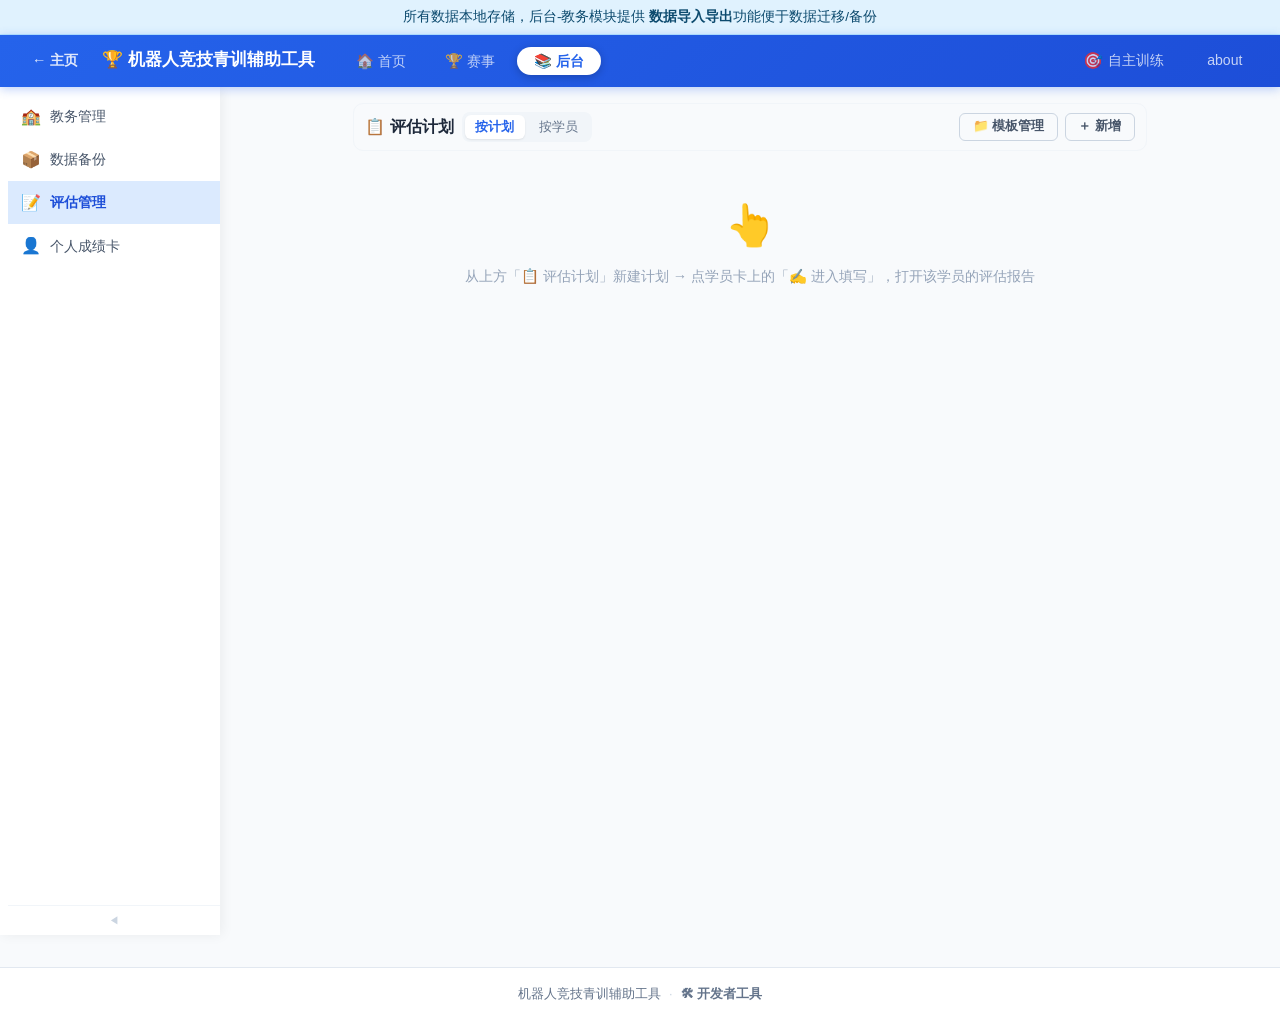
<file: evaluation.html>
<!doctype html>
<html lang="zh-CN">
<head>
    <meta charset="UTF-8" />
    <meta name="viewport" content="width=device-width, initial-scale=1.0" />
    <title>评估管理 - 机器人竞技青训辅助工具</title>
    <link rel="stylesheet" href="style.css" />
    <style>
        /* ===== 评估报告：压缩嵌套卡片间距，节省横向空间 ===== */
        #evalContent .card {
            padding: 1rem 0.75rem;
            margin-top: 0.75rem;
            margin-bottom: 0;
            box-shadow: none;
        }
        #evalContent .card .card-header {
            margin-bottom: 0.6rem;
        }
        /* 报告标题与学员信息行 */
        .report-title {
            text-align: center;
            font-size: 1.12rem;
            font-weight: 700;
            color: var(--gray-800);
        }
        .report-meta {
            display: flex;
            flex-wrap: wrap;
            justify-content: center;
            gap: 0.3rem 1rem;
            margin-top: 0.25rem;
            font-size: 0.76rem;
            color: var(--gray-600);
        }
        /* ===== 计划看板头部按钮：统一高度、上下边缘对齐（不随 emoji / 字形度量变化） ===== */
        .plan-board-head {
            min-height: 1.9rem;
        }
        /* 呈现方式切换 + 班级下拉：与同行按钮同高，上下对齐 */
        .plan-board-head .view-toggle {
            flex: none;
            height: 1.9rem;
            box-sizing: border-box;
            align-items: stretch;
        }
        .plan-board-head .view-toggle .view-btn {
            display: inline-flex;
            align-items: center;
            justify-content: center;
            height: 100%;
            padding-top: 0;
            padding-bottom: 0;
            line-height: 1;
        }
        .plan-board-head > select {
            flex: none;
            max-width: 170px;
            height: 1.9rem;
            padding: 0 0.5rem;
            font-size: 0.8rem;
            line-height: 1.2;
        }
        .plan-board-head > .btn {
            flex: 0 0 auto;
            height: 1.9rem;
            min-height: 1.9rem;
            max-height: 1.9rem;
            padding-top: 0;
            padding-bottom: 0;
            line-height: 1;
            align-items: center;
            justify-content: center;
            white-space: nowrap;
        }
        .page-toolbar-title {
            font-size: 1.05rem;
            font-weight: 700;
            color: var(--gray-800);
        }
        /* 出具存档按钮：仅「导出预览」视图可见 */
        body:not(.preview-mode) #evalIssueBtn { display: none !important; }
        /* 创建报告时的量化模板选择：仅「填写」视图可见（预览/打印不需要） */
        body.preview-mode #evalTplChoiceWrap { display: none !important; }
        /* 评估计划看板 / 模板管理：仅「填写」视图可见 */
        body.preview-mode #planBoard { display: none !important; }
        /* ===== 导出预览（同窗口）：隐藏文档内编辑控件，接近 PDF 呈现 ===== */
        body.preview-mode #evalContent button { display: none !important; }
        body.preview-mode .coach-editor-col { display: none !important; }
        body.preview-mode .quant-score {
            border: none !important;
            background: transparent !important;
            -webkit-appearance: none !important;
            -moz-appearance: textfield !important;
            appearance: none !important;
            padding: 0 !important;
            font-size: inherit !important;
            width: auto !important;
            text-align: center !important;
        }
        body.preview-mode #quantTableContainer > div,
        body.preview-mode #quantSummaryBody [style*="overflow-x"] { overflow: visible !important; }
        body.preview-mode #coachFinalBody { border-left: 3px solid var(--primary); padding-left: 0.75rem; }
        /* 填写模式隐藏只读区块（参赛记录 / 量化评估（综合）），预览与导出时显示 */
        @media screen {
            body:not(.preview-mode) .report-preview-only { display: none; }
        }
        /* 仅填写模式显示的编辑控件（量化结构模板等）；导出预览与 PDF 隐藏 */
        @media screen {
            body.preview-mode .report-edit-only { display: none !important; }
        }
        @media print {
            .report-edit-only { display: none !important; }
        }
        /* ===== 报告填写弹窗（覆盖全屏，内容可上下滚动） ===== */
        .report-sheet {
            position: fixed;
            inset: 0;
            z-index: 940;
            display: none;
            align-items: flex-start;
            justify-content: center;
            background: rgba(15, 23, 42, 0.45);
            padding: 2.5vh 2vw;
        }
        .report-sheet.open {
            display: flex;
        }
        .report-sheet-dialog {
            display: flex;
            flex-direction: column;
            width: min(980px, 96vw);
            max-height: 95vh;
            background: #fff;
            border-radius: var(--radius);
            box-shadow: var(--shadow-md);
            overflow: hidden;
        }
        .report-sheet-head {
            flex: none;
            display: flex;
            flex-direction: column;
            gap: 0.4rem;
            padding: 0.55rem 0.85rem 0.5rem;
            background: #f8fafc;
            border-bottom: 1px solid var(--gray-200);
        }
        .report-sheet-body {
            flex: 1 1 auto;
            min-height: 0;
            overflow-y: auto;
            padding: 0.9rem 1rem 2rem;
            background: var(--gray-50);
        }
        .report-sheet-body .report-card {
            max-width: 794px;
            margin: 0 auto;
            padding: 0.75rem 0.75rem 1.25rem;
            background: #fff;
            border: 1px solid var(--gray-100);
            border-radius: var(--radius);
        }
        body.report-sheet-lock {
            overflow: hidden;
        }
        @media (max-width: 600px) {
            .report-sheet {
                padding: 0;
            }
            .report-sheet-dialog {
                width: 100vw;
                max-height: 100vh;
                border-radius: 0;
            }
        }
        /* ===== 打印 / 导出 PDF ===== */
        @media print {
            @page { size: A4; margin: 10mm; }
            * { -webkit-print-color-adjust: exact !important; print-color-adjust: exact !important; }
            body { background: #fff !important; }
            /* 隐藏站点外壳与工具栏 */
            .site-notice, header, .sidebar, .sidebar-overlay, .sidebar-toggle, .site-footer,
            .toast-container, .modal-overlay { display: none !important; }
            /* 解除滚动容器的裁剪 */
            .main-content { max-height: none !important; overflow: visible !important; padding: 0 !important; }
            .layout { display: block !important; max-width: none !important; margin: 0 !important; }
            .container { max-width: none !important; margin: 0 !important; padding: 0 !important; }
            /* 外层报告卡：占满 A4，无卡片感 */
            .container > .card { max-width: none !important; margin: 0 !important; padding: 0 !important; box-shadow: none !important; border: none !important; }
            /* 隐藏计划看板、编辑栏与文档内按钮 */
            .coach-editor-col, #evalContent button, #planBoard { display: none !important; }
            /* 报告内各节：紧凑、无阴影边框 */
            #evalContent .card { margin: 0 0 1rem !important; padding: 0 !important; box-shadow: none !important; border: none !important; }
            #evalContent .card .card-header { margin-bottom: 0.6rem; }
            /* 量化评分输入框转纯文本 */
            .quant-score {
                border: none !important;
                background: transparent !important;
                -webkit-appearance: none !important;
                -moz-appearance: textfield !important;
                appearance: none !important;
                padding: 0 !important;
                font-size: inherit !important;
                width: auto !important;
                text-align: center !important;
            }
            /* 填写模式的「评价细则 / 参考评分」输入在 PDF 中同样转纯文本（与预览一致） */
            .quant-crit-text, .quant-ref {
                border: none !important;
                background: transparent !important;
                -webkit-appearance: none !important;
                -moz-appearance: textfield !important;
                appearance: none !important;
                box-shadow: none !important;
                padding: 0.2rem 0.1rem !important;
                font-size: inherit !important;
                font-weight: inherit !important;
                color: inherit !important;
                width: auto !important;
                min-width: 0 !important;
            }
            .quant-crit-text { text-align: left !important; }
            .quant-ref { text-align: center !important; }
            /* 评价细则（多行文本框）：保留自动撑高的高度与换行，避免 PDF 里被裁切 */
            textarea.quant-crit-text {
                width: 100% !important;
                min-width: 0 !important;
                resize: none !important;
                overflow: visible !important;
                white-space: pre-wrap !important;
            }
            /* 删除操作列（仅填写模式存在）：PDF 中整列不呈现 */
            #quantTableContainer .quant-op-col { display: none !important; }
            /* 填写模式的 维度颜色选择器 等编辑控件在 PDF 中隐藏（名称/文字保留为竖排文本） */
            #quantTableContainer .quant-dim-color,
            #quantTableContainer .quant-add-sub,
            #quantTableContainer .quant-del-dim,
            #quantTableContainer .quant-del-sub { display: none !important; }
            #quantTableContainer .quant-dim-edit,
            #quantTableContainer .quant-sub-edit { outline: none !important; }
            /* 填写模式直打 PDF 时：把 维度/子维度 列压回与预览一致的窄竖排，并去掉编辑态高度约束 */
            #quantTableContainer td.qdim { width: 27px !important; min-width: 27px !important; max-width: 27px !important; }
            #quantTableContainer td.qsub { width: 28px !important; min-width: 28px !important; max-width: 28px !important; }
            #quantTableContainer .quant-dim-edit,
            #quantTableContainer .quant-sub-edit { min-height: 0 !important; max-height: none !important; }
            /* 解除横向滚动容器的裁剪，避免被页边截断 */
            #quantTableContainer > div, #quantSummaryBody [style*="overflow-x"] { overflow: visible !important; }
            /* 表格 / 雷达 / 区块尽量不跨页断行 */
            .student-card-header, .overview-sec-title, #quantSummaryBody canvas,
            #taskCharts .task-chart-card, #quantTableContainer .quant-dim-name,
            #quantTableContainer tfoot, #quantTableContainer thead { break-inside: avoid; page-break-inside: avoid; }
            .quant-table { break-inside: auto; }
            /* ===== 导出 PDF：三大模块各自从新一页开始 ===== */
            /* 模块一（综合预览）紧跟报告标题位于第 1 页首页；模块二/三强制另起新页，内部允许自动分页 */
            #evalContent > .card[data-module] { break-before: page; page-break-before: always; }
            #evalContent > .card[data-module="1"] { break-before: auto; page-break-before: auto; }
            /* 模块一尽量单页：压缩各小节垂直间距 */
            #evalContent > .card[data-module="1"] > div {
                margin-top: 0.4rem !important;
                padding-top: 0.4rem !important;
            }
            #evalContent > .card[data-module="1"] > div:first-child {
                margin-top: 0 !important;
                padding-top: 0 !important;
            }
            a { text-decoration: none; color: inherit; }
            /* 教练评语：引文式排版 */
            #coachFinalBody { border-left: 3px solid var(--primary); padding-left: 0.75rem; margin-top: 0.5rem; }
        }
        /* ===== 导出 PDF / 预览水印 ===== */
        #reportWatermark {
            position: fixed;
            top: 0;
            left: 0;
            width: 100vw;
            height: 100vh;
            overflow: hidden;
            pointer-events: none;
            z-index: 9990;
            display: none;
        }
        #reportWatermark .wm-tile {
            -webkit-user-select: none;
            user-select: none;
        }
        /* 水印仅在导出 PDF（打印）时展示；导出预览（屏幕）不显示 */
        @media print {
            #reportWatermark { display: block !important; }
        }
        /* ===== 打印：报告弹窗只输出正文 ===== */
        @media print {
            .report-sheet { display: block !important; position: static !important; inset: auto !important; background: #fff !important; padding: 0 !important; z-index: auto !important; }
            .report-sheet-dialog { width: auto !important; max-height: none !important; box-shadow: none !important; border: none !important; border-radius: 0 !important; overflow: visible !important; }
            .report-sheet-head { display: none !important; }
            .report-sheet-body { overflow: visible !important; max-height: none !important; padding: 0 !important; background: #fff !important; }
            .report-sheet-body .report-card { max-width: none !important; margin: 0 !important; padding: 0 !important; border: none !important; background: #fff !important; }
            body.report-sheet-lock { overflow: visible !important; }
        }
    </style>
</head>
<body>
    <script src="shared.js"></script>
    <script src="shared_indexdb.js"></script>
    <script src="header.js"></script>

    <div class="container">
        <!-- ===== 评估管理：训练评估报告（按 A4 宽度设计） ===== -->
        <!-- 评估计划 ToDo 看板（未完成任务，可拖动排序）；头部常显，空计划时只隐藏卡片区 -->
        <div id="planBoard" class="plan-board" style="max-width:794px;margin:0 auto;">
            <div class="plan-board-head" style="display:flex;align-items:center;gap:0.5rem;flex-wrap:wrap;background:#f8fafc;border:1px solid var(--gray-100);border-radius:var(--radius);padding:0.5rem 0.7rem;">
                <span style="font-weight:700;color:var(--gray-800);">📋 评估计划</span>
                <div class="view-toggle" id="planViewToggle">
                    <button type="button" class="view-btn active" data-planview="plan" title="按计划：计划卡片 + 展开查看学员">按计划</button>
                    <button type="button" class="view-btn" data-planview="student" title="按学员：汇总全部计划的学员，可按班级快速定位">按学员</button>
                </div>
                <select id="planStuClass" title="按班级快速定位学员" style="display:none;"></select>
                <span class="plan-board-actions" style="display:flex;gap:0.4rem;flex-wrap:wrap;margin-left:auto;">
                    <button type="button" class="btn btn-sm btn-outline" id="evalTplMgmtBtn" title="打开模板管理（量化结构模板 / 模板元素编辑 / PDF 水印）">📁 模板管理</button>
                    <button type="button" class="btn btn-sm btn-outline" id="planQuickAdd" title="新增评估计划">＋ 新增</button>
                </span>
            </div>
            <div id="planCards" style="display:none;flex-direction:column;gap:0.4rem;margin-top:0.4rem;"></div>
        </div>
        <!-- 页面引导（当前无计划 / 未打开报告时显示） -->
        <div id="evalPageEmpty" class="empty-state" style="display:none;max-width:794px;margin:0.6rem auto 0;">
            <div class="icon">👆</div>
            <p>从上方「📋 评估计划」新建计划 → 点学员卡上的「✍️ 进入填写」，打开该学员的评估报告</p>
        </div>
        <!-- ===== 报告填写弹窗（覆盖全屏，可上下滚动） ===== -->
        <div class="report-sheet" id="reportSheet">
            <div class="report-sheet-dialog">
                <div class="report-sheet-head">
                    <div style="display:flex;align-items:center;gap:0.5rem;flex-wrap:wrap;">
                        <span class="page-toolbar-title">📝 训练评估报告</span>
                        <span id="reportSheetSub" style="font-size:0.85rem;color:var(--gray-600);"></span>
                        <span style="flex:1;"></span>
                        <div class="view-toggle" id="evalViewToggle">
                            <button type="button" class="view-btn active" data-view="edit" title="教练填写信息（评分、评语、元素等）">✍️ 填写</button>
                            <button type="button" class="view-btn" data-view="preview" title="同窗口预览导出效果（同 PDF 呈现）">👁 导出预览</button>
                        </div>
                        <button type="button" class="btn btn-sm btn-outline" id="evalPrintBtn" title="导出为 PDF（浏览器打印，可另存为 PDF）">🖨 导出 PDF</button>
                        <button type="button" class="btn btn-sm btn-primary" id="evalIssueBtn" title="把当前报告存档为历史版本（同时索引所用量化结构模板）">💾 存档报告</button>
                        <button type="button" class="btn btn-sm btn-outline" id="reportCloseBtn" title="关闭报告，返回评估计划">✕ 返回计划</button>
                    </div>
                    <div id="archiveViewNotice" style="display:none;align-items:center;gap:0.5rem;flex-wrap:wrap;padding:0.4rem 0.6rem;background:#eff6ff;border:1px solid var(--primary-light);border-radius:var(--radius-sm);font-size:0.85rem;color:var(--primary);">
                        <span id="archiveViewTitle" style="flex:1;min-width:180px;"></span>
                        <button type="button" class="btn btn-sm btn-outline" id="archiveBackBtn">← 返回当前报告</button>
                    </div>
                </div>
                <div class="report-sheet-body">
                    <div class="card report-card">
                        <!-- 报告内容由 JS 渲染（#evalContent）；内容为空时不打开弹窗，见 openReportSheet -->
                        <div id="evalContent"></div>
                    </div>
                </div>
            </div>
        </div>
    </div>

    <!-- ===== 导出 PDF / 预览水印层（position:fixed，打印时每页自动重复） ===== -->
    <div id="reportWatermark" aria-hidden="true"></div>

    <!-- ========== Modal: 选择评估范围 ========== -->
    <div class="modal-overlay" id="scopeModal">
        <div class="modal-box">
            <h3>🎯 选择评估范围</h3>
            <div class="form-group">
                <label>集训（多选）</label>
                <div style="display:flex;gap:0.4rem;margin-bottom:0.3rem;">
                    <button type="button" class="btn btn-sm btn-outline" id="scopeTrainingAll">全选集训</button>
                    <button type="button" class="btn btn-sm btn-outline" id="scopeTrainingNone">清空集训</button>
                </div>
                <div class="checkbox-grid" id="scopeTrainingList"></div>
            </div>
            <div class="form-group">
                <label>赛事 / 数据集（多选）</label>
                <div style="display:flex;gap:0.4rem;margin-bottom:0.3rem;">
                    <button type="button" class="btn btn-sm btn-outline" id="scopeDataAll">全选赛项</button>
                    <button type="button" class="btn btn-sm btn-outline" id="scopeDataNone">清空赛项</button>
                </div>
                <div class="checkbox-grid" id="scopeDataList"></div>
            </div>
            <div class="modal-actions">
                <button type="button" class="btn btn-outline" id="scopeCancel">取消</button>
                <button type="button" class="btn btn-primary" id="scopeConfirm">✅ 确定</button>
            </div>
        </div>
    </div>

    <!-- ========== Modal: 新增子维度（选择父维度） ========== -->
    <div class="modal-overlay" id="quantAddSubModal">
        <div class="modal-box">
            <h3>➕ 新增子维度</h3>
            <div class="form-group">
                <label>选择所属维度</label>
                <div class="checkbox-grid" id="quantAddSubDimList"></div>
            </div>
            <div class="modal-actions">
                <button type="button" class="btn btn-outline" id="quantAddSubCancel">取消</button>
                <button type="button" class="btn btn-primary" id="quantAddSubConfirm">✅ 确定新增</button>
            </div>
        </div>
    </div>

    <!-- ========== Modal: 量化结构编辑退出（丢弃 / 覆盖保存 / 存为新模板） ========== -->
    <div class="modal-overlay" id="quantEditExitModal">
        <div class="modal-box">
            <h3>📋 量化评估结构已修改</h3>
            <p style="font-size:0.9rem;color:var(--gray-600);margin:0 0 0.9rem;line-height:1.7;">退出「编辑」前，请选择如何处理本次对量化结构的修改：</p>
            <div class="quant-exit-actions">
                <button type="button" class="btn btn-outline" id="quantExitDiscard">🗑 丢弃修改<span class="quant-exit-sub">本次结构改动不保留，恢复为进入编辑前的结构</span></button>
                <button type="button" class="btn btn-outline" id="quantExitOverwrite">💾 覆盖保存<span class="quant-exit-sub">把本次修改保存到当前学员的量化结构</span></button>
                <button type="button" class="btn btn-primary" id="quantExitSaveNew">📁 存为新模板<span class="quant-exit-sub">另存为可复用模板（当前学员结构保持不变）</span></button>
            </div>
            <div id="quantExitLockHint" style="display:none;font-size:0.8rem;color:#b45309;background:#fef3c7;padding:0.45rem 0.6rem;border-radius:var(--radius-sm);line-height:1.6;margin-top:0.6rem;">🔒 当前为基础「系统内置默认」结构，不可覆盖保存。如需定制，请先「📁 存为新模板」，再到编辑模式「▶ 套用」到该学员。</div>
            <div id="quantExitNewNameRow" style="display:none;align-items:center;gap:0.4rem;flex-wrap:wrap;margin-top:0.65rem;padding-top:0.65rem;border-top:1px solid var(--gray-100);">
                <span style="font-size:0.82rem;color:var(--gray-600);white-space:nowrap;">模板名称</span>
                <input type="text" id="quantExitNewName" placeholder="如：综合评估 V2（供其它学员复用）" style="flex:1;min-width:200px;padding:0.35rem 0.5rem;border:1px solid var(--gray-300);border-radius:var(--radius-sm);font-size:0.85rem;" />
                <button type="button" class="btn btn-sm btn-primary" id="quantExitNewNameConfirm">✔ 保存</button>
                <button type="button" class="btn btn-sm btn-outline" id="quantExitNewNameCancel">返回</button>
            </div>
            <div class="modal-actions">
                <button type="button" class="btn btn-outline" id="quantExitCancel">继续编辑</button>
            </div>
        </div>
    </div>

    <!-- ========== Modal: 导出评估模板（多选） ========== -->
    <div class="modal-overlay" id="quantTplExportModal">
        <div class="modal-box">
            <h3>📤 导出评估模板</h3>
            <div style="display:flex;gap:0.5rem;margin-bottom:0.4rem;">
                <button type="button" class="btn btn-sm btn-outline" id="quantTplExportAll">☑ 全选</button>
                <button type="button" class="btn btn-sm btn-outline" id="quantTplExportNone">☐ 全不选</button>
            </div>
            <div class="checkbox-grid" id="quantTplExportList"></div>
            <label style="display:flex;align-items:center;gap:0.35rem;font-size:0.82rem;color:var(--gray-600);margin:0.5rem 0 0;cursor:pointer;" id="quantTplExportWmRow" title="把已保存的 PDF 水印模板一并写入同一个 JSON 文件">
                <input type="checkbox" id="quantTplExportWm" checked style="margin:0;" /> 同时导出 PDF 水印模板
            </label>
            <div style="font-size:0.75rem;color:var(--gray-400);line-height:1.6;border-top:1px solid var(--gray-100);padding-top:0.5rem;margin-top:0.3rem;">导出的为 JSON 文件，含所选模板的完整结构、报告元素（含赛事规划）与关联集训，可在其它设备用「📥 导入模板」还原（内置默认模板随系统存在，无需导出）。</div>
            <div class="modal-actions">
                <button type="button" class="btn btn-outline" id="quantTplExportCancel">取消</button>
                <button type="button" class="btn btn-primary" id="quantTplExportConfirm">⬇ 导出所选</button>
            </div>
        </div>
    </div>

    <!-- ========== Modal: 新增 / 编辑评估计划 ========== -->
    <div class="modal-overlay" id="planModal">
        <div class="modal-box" style="max-width:560px;">
            <h3 id="planModalTitle">＋ 新增评估计划</h3>
            <div class="form-group">
                <label>计划名称（可选）</label>
                <input type="text" id="planTitle" maxlength="40" placeholder="留空将自动命名，如：评估计划 · 5 名学员" />
            </div>
            <div class="form-group">
                <label>选择要做评估的学员（左选班级 → 中点学员 → 右为已选中）</label>
                <div class="plan-pick3">
                    <div class="plan-pane" style="flex:0 0 118px;">
                        <div class="plan-pane-head">📁 班级</div>
                        <div class="plan-pane-body" id="planClassList"></div>
                    </div>
                    <div class="plan-pane" style="flex:1 1 0;">
                        <div class="plan-pane-head">👥 学员</div>
                        <div class="plan-pane-body" id="planStuList"></div>
                    </div>
                    <div class="plan-pane" style="flex:1 1 0;">
                        <div class="plan-pane-head">✅ 已选中 <span id="planSelCount" style="font-weight:400;color:var(--gray-400);font-size:0.72rem;"></span> <span style="flex:1"></span><button type="button" class="btn btn-sm btn-outline" id="planSelClear" style="padding:0.1rem 0.4rem;">清空</button></div>
                        <div class="plan-pane-body" id="planSelList"></div>
                    </div>
                </div>
            </div>
            <div class="form-group">
                <label>评估模板（结构 + 报告元素）</label>
                <div style="display:flex;gap:0.4rem;align-items:center;">
                    <select id="planTpl" title="该计划使用的评估模板：决定量化结构与报告元素（页面标题 / 教练 / 报告日期 / AI 提示词与数据说明）；若模板已关联集训，生成时会一并带入评估范围" style="flex:1;min-width:0;"></select>
                    <button type="button" class="btn btn-sm btn-outline" id="planTplPreview" title="预览所选评估模板（只读，不改变任何设置）">👁 预览</button>
                </div>
                <div id="planProjInfo" style="font-size:0.78rem;color:var(--gray-600);margin-top:0.35rem;line-height:1.7;"></div>
            </div>
            <div class="form-group">
                <label>PDF 水印模板</label>
                <select id="planWmTpl" title="打开 / 导出该计划下学员报告时套用的 PDF 水印模板；选「当前水印设置」则不改动"></select>
            </div>
            <div class="modal-actions">
                <button type="button" class="btn btn-outline" id="planCancel">取消</button>
                <button type="button" class="btn btn-primary" id="planSave">✅ 保存</button>
            </div>
        </div>
    </div>

    <!-- ========== Modal: 评估模板管理 ========== -->
    <div class="modal-overlay" id="tplMgmtModal">
        <div class="modal-box" style="max-width:660px;">
            <h3>📁 模板管理</h3>
            <div class="tpl-tabs" id="tplMgmtTabs">
                <button type="button" class="tpl-tab active" data-tpltab="quant">📋 评估模板</button>
                <button type="button" class="tpl-tab" data-tpltab="watermark">🖨 PDF 水印</button>
            </div>
            <!-- 标签页：量化结构模板 -->
            <div class="tpl-tab-pane active" id="tplPaneQuant">
                <div class="tpl-sec">
                    <div style="display:flex;gap:0.4rem;flex-wrap:wrap;align-items:center;margin-bottom:0.4rem;">
                        <button type="button" class="btn btn-sm btn-outline" id="tplMgmtNewBtn" title="把当前结构 + 当前报告元素存为一个新评估模板">＋ 以当前结构新建模板</button>
                        <button type="button" class="btn btn-sm btn-outline" id="tplMgmtExportBtn" title="多选导出为 JSON（含结构 / 报告元素 / 赛事规划 / 关联集训）">📤 导出模板</button>
                        <button type="button" class="btn btn-sm btn-outline" id="tplMgmtImportBtn" title="从 JSON 文件导入评估模板（结构 + 报告元素 + 赛事规划 + 关联集训；同名可覆盖或自动重命名）">📥 导入模板</button>
                        <input type="file" id="tplMgmtImportFile" accept=".json,application/json" style="display:none;" />
                    </div>
                    <div id="tplMgmtNewRow" style="display:none;align-items:center;gap:0.4rem;flex-wrap:wrap;margin-bottom:0.4rem;">
                        <span style="font-size:0.8rem;color:var(--gray-600);white-space:nowrap;">模板名称</span>
                        <input type="text" id="tplMgmtNewName" placeholder="如：综合评估 V3" style="flex:1;min-width:160px;padding:0.3rem 0.5rem;border:1px solid var(--gray-300);border-radius:var(--radius-sm);font-size:0.82rem;" />
                        <button type="button" class="btn btn-sm btn-primary" id="tplMgmtNewConfirm">✔ 保存</button>
                        <button type="button" class="btn btn-sm btn-outline" id="tplMgmtNewCancel">取消</button>
                    </div>
                    <div id="tplMgmtList"></div>
                    <div id="tplProjEditor" style="display:none;margin-top:0.5rem;border-top:1px dashed var(--gray-200);padding-top:0.5rem;">
                        <div style="font-size:0.85rem;font-weight:700;margin-bottom:0.3rem;">🎯 关联集训 —— <span id="tplProjName"></span></div>
                        <div id="tplProjList" class="checkbox-grid" style="max-height:150px;overflow:auto;"></div>
                        <div style="display:flex;gap:0.4rem;margin-top:0.4rem;flex-wrap:wrap;">
                            <button type="button" class="btn btn-sm btn-primary" id="tplProjSave">✔ 保存关联</button>
                            <button type="button" class="btn btn-sm btn-outline" id="tplProjClear">清除关联</button>
                            <button type="button" class="btn btn-sm btn-outline" id="tplProjCancel">取消</button>
                        </div>
                    </div>
                </div>
            </div>
            <!-- 标签页：PDF 水印（全局设置，与学员无关） -->
            <div class="tpl-tab-pane" id="tplPaneWatermark">
                <div class="tpl-sec">
                    <div style="display:flex;gap:0.4rem;align-items:center;flex-wrap:wrap;margin-bottom:0.4rem;">
                        <span style="font-size:0.8rem;color:var(--gray-500);white-space:nowrap;">模板</span>
                        <select id="wmTemplate" title="选择已保存的水印模板（由你保存）" style="flex:1;min-width:150px;">
                            <option value="">（自定义）</option>
                        </select>
                        <button type="button" class="btn btn-sm btn-outline" id="wmTemplateSave" title="把当前水印设置保存为一个可复用的模板">💾 存为模板</button>
                        <button type="button" class="btn btn-sm btn-outline" id="wmTemplateDel" style="display:none;" title="删除当前选中的模板">🗑 删除</button>
                        <label style="display:flex;align-items:center;gap:0.3rem;font-weight:500;font-size:0.8rem;margin:0;white-space:nowrap;">
                            <input type="checkbox" id="wmEnabled" checked style="margin:0;" /> 启用
                        </label>
                    </div>
                    <div id="wmTemplateSaveRow" style="display:none;align-items:center;gap:0.4rem;flex-wrap:wrap;margin-bottom:0.4rem;">
                        <input type="text" id="wmTemplateNewName" placeholder="模板名称，如：家长版 / 内部资料 / 正式…" style="flex:1;min-width:160px;padding:0.3rem 0.5rem;border:1px solid var(--gray-300);border-radius:var(--radius-sm);font-size:0.82rem;" />
                        <button type="button" class="btn btn-sm btn-primary" id="wmTemplateSaveConfirm">✔ 保存</button>
                        <button type="button" class="btn btn-sm btn-outline" id="wmTemplateSaveCancel">取消</button>
                    </div>
                    <textarea id="wmText" rows="2" style="width:100%;padding:0.5rem;border:1px solid var(--gray-300);border-radius:var(--radius-sm);font-size:0.85rem;line-height:1.6;font-family:inherit;resize:vertical;box-sizing:border-box;" placeholder="水印文字，可多行；留空则无水印。如：内部资料 / 请勿外传…"></textarea>
                    <div style="display:grid;grid-template-columns:repeat(auto-fit,minmax(112px,1fr));gap:0.4rem 0.8rem;margin-top:0.5rem;align-items:end;">
                        <label style="display:flex;flex-direction:column;gap:0.2rem;font-size:0.78rem;color:var(--gray-600);margin:0;">透明度 %<input type="number" id="wmOpacity" min="0" max="100" step="1" value="10" /></label>
                        <label style="display:flex;flex-direction:column;gap:0.2rem;font-size:0.78rem;color:var(--gray-600);margin:0;">倾斜角度 °<input type="number" id="wmAngle" min="-360" max="360" step="1" value="45" /></label>
                        <label style="display:flex;flex-direction:column;gap:0.2rem;font-size:0.78rem;color:var(--gray-600);margin:0;">字号 px<input type="number" id="wmFontSize" min="10" max="200" step="1" value="28" /></label>
                        <label style="display:flex;flex-direction:column;gap:0.2rem;font-size:0.78rem;color:var(--gray-600);margin:0;">颜色<select id="wmColor">
                                <option value="#64748b">浅灰</option>
                                <option value="#334155">深灰</option>
                                <option value="#2563eb">蓝</option>
                                <option value="#dc2626">红</option>
                                <option value="#16a34a">绿</option>
                            </select></label>
                        <label style="display:flex;flex-direction:column;gap:0.2rem;font-size:0.78rem;color:var(--gray-600);margin:0;" title="自动按角度+字号计算平铺间距，≥1 即不会重叠；越小越密">间距倍数<input type="number" id="wmDensity" min="0.6" max="4" step="0.1" value="1.2" /></label>
                    </div>
                    <div style="margin-top:0.35rem;font-size:0.72rem;color:var(--gray-400);line-height:1.6;">💡 系统不内置默认模板：调好文字 / 透明度 / 角度等后点「💾 存为模板」即可保存复用，下拉可套用或删除（仅存本机浏览器）。间距倍数会自动按文字长度与倾斜角度计算平铺密度，避免文字重叠。</div>
                    <div style="margin-top:0.5rem;">
                        <button type="button" class="btn btn-sm btn-primary" id="wmSaveBtn" title="保存后立即生效：预览 / 打印 / 导出 PDF 时每页自动填充">💾 保存水印设置</button>
                    </div>
                </div>
            </div>
            <div class="modal-actions">
                <button type="button" class="btn btn-outline" id="tplMgmtClose">关闭</button>
            </div>
        </div>
    </div>

    <!-- ========== Modal: 学员评估记录（按学员呈现点击卡片打开） ========== -->
    <div class="modal-overlay" id="stuRecordsModal">
        <div class="modal-box" style="max-width:620px;">
            <h3 id="stuRecordsTitle">👤 学员评估记录</h3>
            <div id="stuRecordsList" style="max-height:56vh;overflow-y:auto;"></div>
            <div class="modal-actions">
                <button type="button" class="btn btn-outline" id="stuRecordsClose">关闭</button>
            </div>
        </div>
    </div>

    <!-- ========== Modal: 评估模板（预览 / 编辑 双模式；编辑含结构 + 报告元素） ========== -->
    <div class="modal-overlay" id="tplPreviewModal">
        <div class="modal-box" style="max-width:780px;">
            <div style="display:flex;align-items:center;gap:0.5rem;flex-wrap:wrap;">
                <h3 id="tplPreviewTitle" style="flex:1;min-width:160px;margin:0;">👁 预览模板</h3>
                <div class="view-toggle" id="tplPreviewToggle">
                    <button type="button" class="view-btn active" data-tplmode="preview" title="只读预览评估模板">👁 预览</button>
                    <button type="button" class="view-btn" data-tplmode="edit" title="编辑评估模板（结构 + 报告元素）">✎ 编辑</button>
                </div>
            </div>
            <div id="tplPreviewMeta" style="font-size:0.78rem;color:var(--gray-500);margin:0.45rem 0 0.6rem;line-height:1.6;"></div>
            <!-- 编辑模式的「报告元素」区（与结构一起保存；内置默认仅可编辑此部分） -->
            <div id="tplPreviewElemBox" style="display:none;margin:0 0 0.6rem;padding:0.5rem 0.6rem 0.6rem;background:#f8fafc;border:1px solid var(--gray-100);border-radius:var(--radius-sm);">
                <div style="font-size:0.8rem;font-weight:700;color:var(--gray-700);margin-bottom:0.35rem;">🧩 报告元素</div>
                <div style="display:grid;grid-template-columns:repeat(auto-fit,minmax(150px,1fr));gap:0.4rem 0.8rem;">
                    <label style="display:flex;flex-direction:column;gap:0.2rem;font-size:0.78rem;color:var(--gray-600);margin:0;">页面标题<input type="text" id="reportHeaderTitle" placeholder="如：训练评估报告" /></label>
                    <label style="display:flex;flex-direction:column;gap:0.2rem;font-size:0.78rem;color:var(--gray-600);margin:0;">教练<input type="text" id="reportHeaderCoach" placeholder="如：Brook" /></label>
                    <label style="display:flex;flex-direction:column;gap:0.2rem;font-size:0.78rem;color:var(--gray-600);margin:0;">报告填写日期<input type="text" id="reportHeaderDate" placeholder="留空则自动用报告当天日期" /></label>
                </div>
                <label style="display:block;margin:0.5rem 0 0;font-size:0.78rem;color:var(--gray-600);" title="用于 ✨ AI 生成教练评语，会随数据包一起发送/复制">教练评语 AI 要求提示词
                    <textarea id="reportHeaderAIPrompt" rows="3" style="width:100%;padding:0.5rem;border:1px solid var(--gray-300);border-radius:var(--radius-sm);font-size:0.82rem;line-height:1.6;font-family:inherit;resize:vertical;box-sizing:border-box;" placeholder="在此输入 AI 撰写评语的要求…"></textarea>
                </label>
                <label style="display:block;margin:0.5rem 0 0;font-size:0.78rem;color:var(--gray-600);" title="描述发给 AI 的数据结构，帮助 AI 理解字段含义；随数据包一起发送/复制">AI 数据说明
                    <textarea id="reportHeaderAIDataNote" rows="3" style="width:100%;padding:0.5rem;border:1px solid var(--gray-300);border-radius:var(--radius-sm);font-size:0.82rem;line-height:1.6;font-family:inherit;resize:vertical;box-sizing:border-box;" placeholder="在此描述发给 AI 的评估数据结构…"></textarea>
                </label>
                <div style="margin:0.5rem 0 0;" title="报告里的「📅 赛事规划」表，随本模板保存；引用本模板的计划/报告统一使用这份内容，填写报告时只读展示">
                    <div style="display:flex;align-items:center;gap:0.4rem;flex-wrap:wrap;">
                        <span style="font-size:0.78rem;color:var(--gray-600);">📅 赛事规划（报告内只读展示）</span>
                        <button type="button" class="btn btn-sm btn-outline" id="tplEditCompPlanAdd">＋ 添加一行</button>
                    </div>
                    <div style="overflow-x:auto;margin-top:0.25rem;">
                        <table class="score-table" style="font-size:0.82rem;">
                            <thead>
                                <tr>
                                    <th style="min-width:150px;">赛事</th>
                                    <th style="width:140px;text-align:center;">预计时间</th>
                                    <th style="width:44px;"></th>
                                </tr>
                            </thead>
                            <tbody id="tplEditCompPlanBody"></tbody>
                        </table>
                    </div>
                </div>
            </div>
            <div id="tplPreviewBody" style="max-height:56vh;overflow:auto;"></div>
            <!-- 编辑模式底部操作行（单行：另存输入+另存 · 取消 · 保存） -->
            <div id="tplPreviewEditFoot" style="display:none;align-items:center;gap:0.4rem;flex-wrap:wrap;margin-top:0.6rem;padding-top:0.6rem;border-top:1px solid var(--gray-100);">
                <input type="text" id="tplEditNewName" placeholder="另存为新模板名（留空则不另存）" style="flex:1;min-width:180px;padding:0.3rem 0.5rem;border:1px solid var(--gray-300);border-radius:var(--radius-sm);font-size:0.85rem;" />
                <button type="button" class="btn btn-sm btn-outline" id="tplEditNewConfirm" title="用左侧名称另存为新模板（当前编辑的模板保持不变）">📁 另存</button>
                <span style="display:flex;gap:0.4rem;flex-wrap:wrap;margin-left:auto;">
                    <button type="button" class="btn btn-outline" id="tplEditCancel" title="放弃本次改动，回到预览">取消</button>
                    <button type="button" class="btn btn-primary" id="tplEditSave" title="把改动保存到该模板">💾 保存</button>
                </span>
            </div>
            <div class="modal-actions" id="tplPreviewCloseRow">
                <button type="button" class="btn btn-outline" id="tplPreviewClose">关闭</button>
            </div>
        </div>
    </div>

    <!-- ========== Modal: AI 生成教练评语 ========== -->
    <div class="modal-overlay" id="aiCommentModal">
        <div class="modal-box" style="max-width:720px;">
            <h3>✨ AI 生成教练评语</h3>
            <div class="form-group">
                <label>AI 接口配置（OpenAI 兼容）</label>
                <div style="display:flex;gap:0.4rem;flex-wrap:wrap;align-items:center;">
                    <select id="aiProvider" style="padding:0.35rem 0.5rem;border:1px solid var(--gray-300);border-radius:var(--radius-sm);font-size:0.82rem;background:#fff;color:var(--gray-800);">
                        <option value="">自定义</option>
                        <option value="openai">OpenAI</option>
                        <option value="deepseek">DeepSeek</option>
                        <option value="moonshot">Moonshot（Kimi）</option>
                        <option value="ollama">Ollama 本地（免 Key）</option>
                    </select>
                    <input type="text" id="aiBaseUrl" placeholder="接口地址" style="flex:2;min-width:180px;padding:0.35rem 0.5rem;border:1px solid var(--gray-300);border-radius:var(--radius-sm);font-size:0.82rem;" />
                    <input type="password" id="aiApiKey" placeholder="API 密钥（可留空）" style="flex:2;min-width:150px;padding:0.35rem 0.5rem;border:1px solid var(--gray-300);border-radius:var(--radius-sm);font-size:0.82rem;" />
                    <input type="text" id="aiModel" placeholder="模型" style="flex:1;min-width:110px;padding:0.35rem 0.5rem;border:1px solid var(--gray-300);border-radius:var(--radius-sm);font-size:0.82rem;" />
                    <button type="button" class="btn btn-sm btn-outline" id="aiConfigSaveBtn">💾 保存配置</button>
                </div>
                <div style="margin-top:0.4rem;font-size:0.75rem;color:var(--gray-500);line-height:1.7;">
                    💡 密钥仅保存在本机浏览器，不会上传（本系统无服务器）。<b>不想折腾 Key？</b>选「Ollama 本地」在本机装好 Ollama 即可免密钥调用；或点下方「🔗 复制数据包」粘贴到任意 AI 生成后，再把回复粘贴回来解析。
                </div>
            </div>
            <div class="form-group">
                <label>发送给 AI 的数据（可复制到任意 AI 工具）</label>
                <textarea id="aiDataPackage" readonly style="width:100%;min-height:130px;padding:0.5rem;border:1px solid var(--gray-300);border-radius:var(--radius-sm);font-size:0.78rem;line-height:1.5;font-family:inherit;resize:vertical;box-sizing:border-box;background:#f8fafc;"></textarea>
                <div style="display:flex;gap:0.5rem;margin-top:0.4rem;flex-wrap:wrap;">
                    <button type="button" class="btn btn-sm btn-outline" id="aiCopyBtn">🔗 复制数据包</button>
                    <button type="button" class="btn btn-sm btn-primary" id="aiGenerateBtn">🚀 调用 AI 生成</button>
                </div>
            </div>
            <div class="form-group">
                <label>AI 生成结果（点击「选用」写入教练评语）</label>
                <div id="aiDrafts" style="display:flex;flex-direction:column;gap:0.5rem;max-height:240px;overflow:auto;"></div>
            </div>
            <div class="form-group">
                <label>手动粘贴 AI 回复（带【版本N】或编号，可自行导入）</label>
                <textarea id="aiPasteInput" placeholder="把任意 AI 生成的多个版本粘贴到这里…" style="width:100%;min-height:80px;padding:0.5rem;border:1px solid var(--gray-300);border-radius:var(--radius-sm);font-size:0.78rem;line-height:1.5;font-family:inherit;resize:vertical;box-sizing:border-box;"></textarea>
                <div style="display:flex;gap:0.5rem;margin-top:0.4rem;">
                    <button type="button" class="btn btn-sm btn-outline" id="aiPasteParseBtn">📋 解析并展示</button>
                </div>
            </div>
            <div class="modal-actions">
                <button type="button" class="btn btn-outline" id="aiCommentCancel">关闭</button>
            </div>
        </div>
    </div>

    <!-- ========== Toast Container ========== -->
    <div class="toast-container" id="toastContainer"></div>

    <script src="evaluation.js"></script>
</body>
</html>
</file>
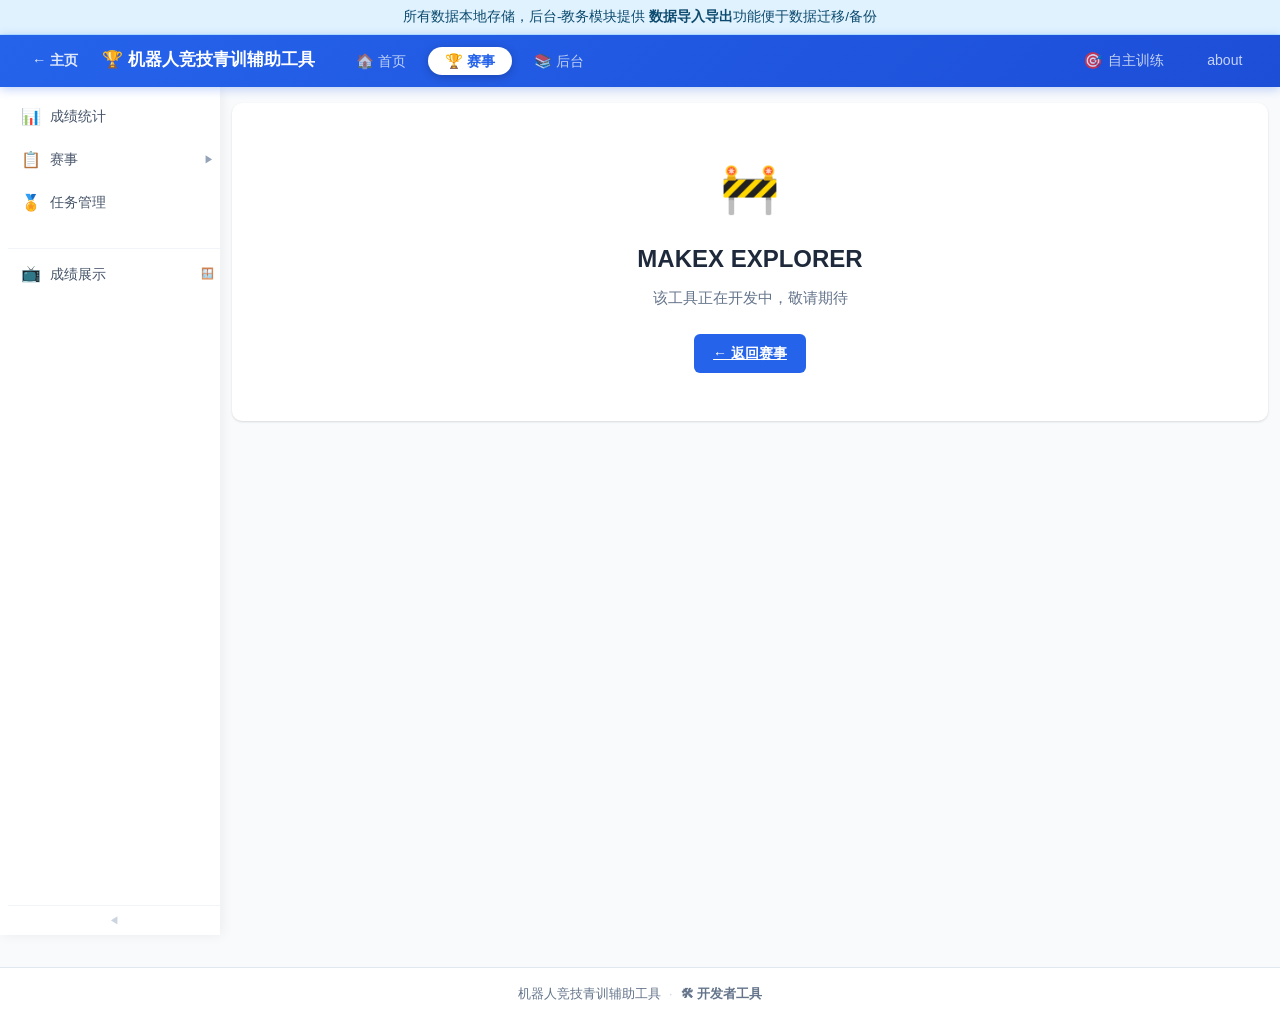
<file: explorer.html>
<!doctype html>
<html lang="zh-CN">
<head>
    <meta charset="UTF-8" />
    <meta name="viewport" content="width=device-width, initial-scale=1.0" />
    <title>MAKEX EXPLORER - 开发中</title>
    <link rel="stylesheet" href="style.css" />
</head>
<body>
    <script src="shared.js"></script>
    <script src="shared_indexdb.js"></script>
    <script src="header.js"></script>

    <div class="container">
        <div class="card" style="text-align:center;padding:3rem 1.5rem;">
            <div style="font-size:3rem;margin-bottom:0.75rem;">🚧</div>
            <h2 style="margin:0 0 0.5rem;color:var(--gray-800);">MAKEX EXPLORER</h2>
            <p style="color:var(--gray-500);font-size:0.95rem;margin:0 0 1.5rem;">该工具正在开发中，敬请期待</p>
            <a href="stats.html" class="btn btn-primary">← 返回赛事</a>
        </div>
    </div>

    <!-- ========== Toast Container ========== -->
    <div class="toast-container" id="toastContainer"></div>

    <script src="explorer.js"></script>
</body>
</html>
</file>
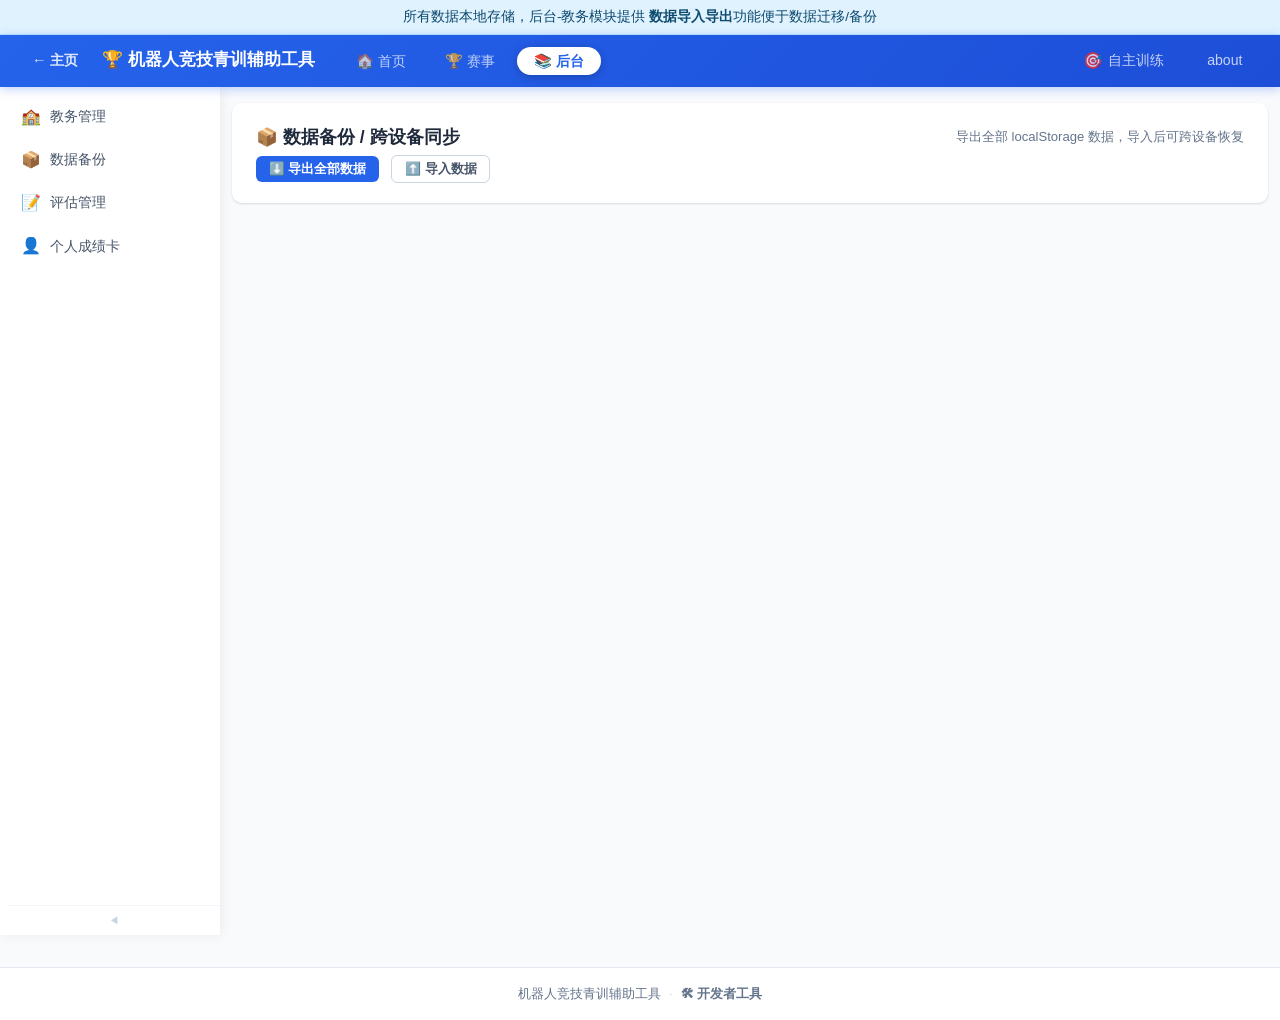
<file: migration.html>
<!doctype html>
<html lang="zh-CN">
<head>
    <meta charset="UTF-8" />
    <meta name="viewport" content="width=device-width, initial-scale=1.0" />
    <title>数据迁移 - 机器人竞技青训辅助工具</title>
    <link rel="stylesheet" href="style.css" />
</head>
<body>
    <script src="shared.js"></script>
    <script src="shared_indexdb.js"></script>
    <script src="header.js"></script>

    <div class="container">
        <!-- ====== 数据备份 / 跨设备同步 ====== -->
        <div class="card" style="margin-bottom:1rem;">
            <div class="card-header" style="margin-bottom:0;">
                <span class="card-title">📦 数据备份 / 跨设备同步</span>
                <span style="font-size:0.82rem;font-weight:400;color:var(--gray-500);">导出全部 localStorage 数据，导入后可跨设备恢复</span>
            </div>
            <div style="display:flex;align-items:center;gap:0.75rem;flex-wrap:wrap;padding-top:0.25rem;">
                <button class="btn btn-primary btn-sm" id="exportDataBtn">⬇️ 导出全部数据</button>
                <button class="btn btn-outline btn-sm" id="importDataBtn">⬆️ 导入数据</button>
                <input type="file" id="importFileInput" accept=".json,application/json" style="display:none;" />
            </div>
        </div>

    </div>

    <!-- ========== Modal: 导入数据 ========== -->
    <div class="modal-overlay" id="importModal">
        <div class="modal-box" style="max-width:480px;">
            <h3>⬆️ 导入数据</h3>
            <div id="importPreviewInfo" style="font-size:0.85rem;color:var(--gray-600);margin-bottom:0.5rem;white-space:pre-wrap;line-height:1.6;"></div>
            <div id="importKeyList" style="max-height:160px;overflow-y:auto;font-size:0.8rem;background:#f8fafc;padding:0.5rem 0.75rem;border-radius:6px;font-family:monospace;white-space:pre-wrap;line-height:1.6;margin-bottom:0.75rem;"></div>
            <div class="form-group">
                <label>导入方式</label>
                <label style="display:inline-flex;align-items:center;gap:0.3rem;cursor:pointer;font-size:0.88rem;margin-right:1rem;">
                    <input type="radio" name="importMode" value="overwrite" checked style="accent-color:var(--primary);">
                    整体覆盖（先清空再写入）
                </label>
                <label style="display:inline-flex;align-items:center;gap:0.3rem;cursor:pointer;font-size:0.88rem;">
                    <input type="radio" name="importMode" value="merge" style="accent-color:var(--primary);">
                    合并写入（保留其他数据）
                </label>
            </div>
            <div class="modal-actions">
                <button class="btn btn-outline" id="importModalCancel">取消</button>
                <button class="btn btn-primary" id="importModalConfirm">确认导入</button>
            </div>
        </div>
    </div>

    <!-- ========== Toast Container ========== -->
    <div class="toast-container" id="toastContainer"></div>

    <script src="migration.js"></script>
</body>
</html>
</file>
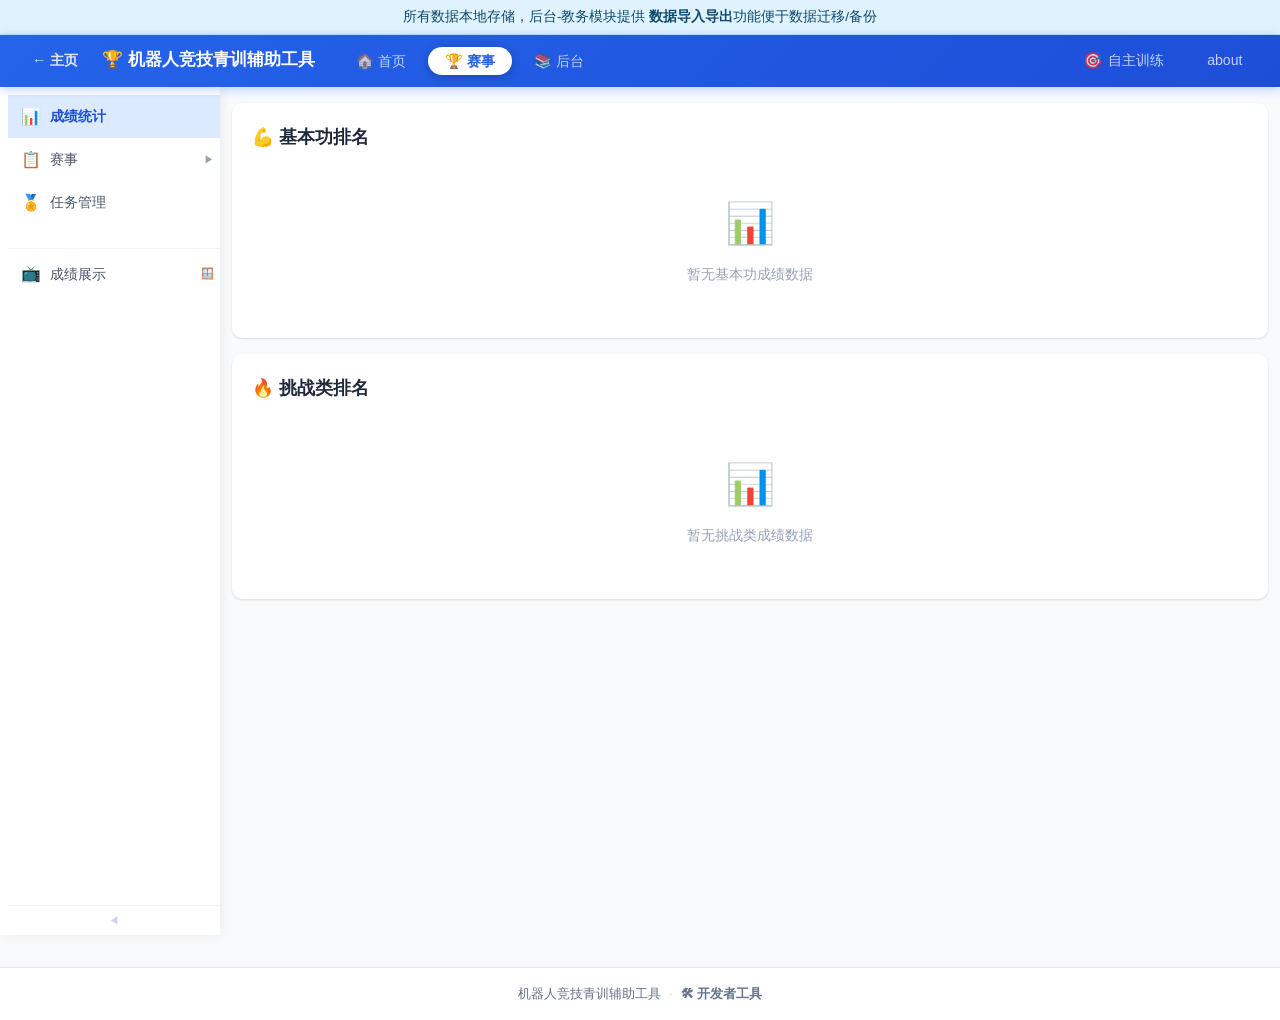
<file: stats.html>
<!doctype html>
<html lang="zh-CN">
<head>
    <meta charset="UTF-8" />
    <meta name="viewport" content="width=device-width, initial-scale=1.0" />
    <title>成绩统计 - 机器人竞技青训辅助工具</title>
    <link rel="stylesheet" href="style.css" />
</head>
<body>
    <script src="shared.js"></script>
    <script src="shared_indexdb.js"></script>
    <script src="header.js"></script>

    <div class="container">
        <!-- ===== 成绩统计 ===== -->
        <section id="section-stats">
            <div class="stats-grid">
                <div class="stat-card full">
                    <div class="card-header" style="margin-bottom: 0.5rem">
                        <span class="card-title">💪 基本功排名</span>
                    </div>
                    <div id="rankingBasic">
                        <!-- Rendered by JS -->
                    </div>
                </div>
                <div class="stat-card full">
                    <div class="card-header" style="margin-bottom: 0.5rem">
                        <span class="card-title">🔥 挑战类排名</span>
                    </div>
                    <div id="challengeTaskFilter" style="margin-bottom:0.6rem;display:flex;flex-wrap:wrap;gap:0.4rem;align-items:center;">
                        <!-- Rendered by JS -->
                    </div>
                    <div id="rankingChallenge">
                        <!-- Rendered by JS -->
                    </div>
                </div>
            </div>
        </section>
    </div>

    <!-- ========== Toast Container ========== -->
    <div class="toast-container" id="toastContainer"></div>

    <script>
    if (!window.StatsApp) {
    // =================================================================
    //  Stats App — 成绩统计
    // =================================================================
    const StatsApp = {
        init() {
            Shared.loadData();
            this.render();
        },

        // ============ Entry Helpers ============
        getRounds(entry) { return Shared.getRounds(entry); },
        getBestScore(entry) { return Shared.getBestScore(entry); },
        getBestScoreTime(entry) { return Shared.getBestScoreTime(entry); },
        getDisplayScore(entry) { return Shared.getDisplayScore(entry); },

        // ============ Statistics ============
        getMockTypes(mock) {
            const types = new Set();
            (mock.tasks || []).forEach((t) => {
                const taskDef = Shared.data.tasks.find((td) => td.id === t.taskId);
                if (taskDef) types.add(taskDef.type || 'basic');
            });
            if (types.size === 0) { types.add('basic'); types.add('challenge'); }
            return types;
        },

        _buildTypeStats(type) {
            const D = Shared.data;
            const map = {};
            D.students.forEach((s) => {
                map[s.id] = { id: s.id, name: s.name, scores: [], times: [], avg: 0, avgTime: 0, bestTime: 0, max: 0, min: 0, count: 0, latest: null, fullScoreRate: null };
            });
            const taskFilter = (type === 'challenge' && D.challengeTaskFilter && D.challengeTaskFilter.length > 0)
                ? D.challengeTaskFilter : null;
            D.trainings.forEach((t) => {
                t.mockCompetitions.forEach((m) => {
                    const types = this.getMockTypes(m);
                    if (!types.has(type)) return;
                    Object.entries(m.scores).forEach(([sid, studentScores]) => {
                        if (!map[sid]) return;
                        let entries;
                        if (studentScores.score !== undefined || (typeof studentScores === 'object' && !studentScores.round1 && !studentScores.round2 && Object.keys(studentScores).length > 0 && Object.values(studentScores).some(v => v && v.round1))) {
                            let taskEntries = Object.entries(studentScores);
                            if (taskFilter) {
                                taskEntries = taskEntries.filter(([tid]) => taskFilter.includes(tid));
                            }
                            entries = taskEntries.map(([tid, entry]) => {
                                const taskDef = D.tasks.find(d => d.id === tid);
                                return { entry, maxScore: taskDef ? (taskDef.maxScore || null) : null };
                            });
                        } else {
                            entries = [{ entry: studentScores, maxScore: null }];
                        }
                        entries.forEach(({ entry, maxScore }) => {
                            const sv = this.getDisplayScore(entry);
                            const tv = this.getBestScoreTime(entry);
                            if (sv !== null) { map[sid].scores.push({ score: sv, maxScore }); map[sid].latest = sv; }
                            if (tv !== null) { map[sid].times.push(tv); }
                        });
                    });
                });
            });
            Object.values(map).forEach((s) => {
                if (s.scores.length > 0) {
                    const sc = s.scores.map(x => x.score);
                    s.max = Math.max(...sc);
                    s.min = Math.min(...sc);
                    s.avg = sc.reduce((a, b) => a + b, 0) / sc.length;
                    s.count = sc.length;
                    const withMax = s.scores.filter(x => x.maxScore !== null);
                    if (withMax.length > 0) {
                        s.fullScoreRate = withMax.reduce((a, b) => a + (b.score / b.maxScore), 0) / withMax.length * 100;
                    }
                }
                if (s.times.length > 0) {
                    s.bestTime = Math.min(...s.times);
                    s.avgTime = s.times.reduce((a, b) => a + b, 0) / s.times.length;
                }
            });
            return Object.values(map).filter((s) => s.count > 0);
        },

        getStudentStats() {
            return {
                basic: this._buildTypeStats('basic'),
                challenge: this._buildTypeStats('challenge'),
            };
        },

        // ============ Render ============
        render() {
            try { this.renderStats(); } catch (e) { console.warn('renderStats error:', e); }
        },

        renderChallengeFilter() {
            const container = document.getElementById('challengeTaskFilter');
            if (!container) return;
            const D = Shared.data;
            const challengeTasks = D.tasks.filter(t => t.type === 'challenge');
            if (challengeTasks.length === 0) {
                container.innerHTML = '';
                return;
            }
            const filter = D.challengeTaskFilter;
            const allChecked = !filter || filter.length === 0;
            const isChecked = (tid) => allChecked || filter.includes(tid);

            let html = '<span style="font-size:0.8rem;color:var(--gray-500);font-weight:600;margin-right:0.2rem;">📌 统计任务:</span>';
            challengeTasks.forEach(t => {
                html += `<label style="display:inline-flex;align-items:center;gap:0.2rem;font-size:0.8rem;cursor:pointer;padding:0.15rem 0.5rem;border-radius:10px;background:#fef3c7;border:1px solid #fde68a;transition:0.15s;">
                    <input type="checkbox" class="challenge-task-cb" value="${t.id}" ${isChecked(t.id) ? 'checked' : ''} style="accent-color:#d97706;">
                    ${Shared.escapeHtml(t.name)}
                </label>`;
            });
            container.innerHTML = html;

            container.querySelectorAll('.challenge-task-cb').forEach(cb => {
                cb.addEventListener('change', () => {
                    const checked = container.querySelectorAll('.challenge-task-cb:checked');
                    const all = container.querySelectorAll('.challenge-task-cb');
                    if (checked.length === all.length) {
                        D.challengeTaskFilter = [];
                    } else {
                        D.challengeTaskFilter = Array.from(checked).map(c => c.value);
                    }
                    Shared.saveData();
                    this.renderStats();
                });
            });
        },

        renderStats() {
            this.renderChallengeFilter();
            const allStats = this.getStudentStats();

            const renderRankingTable = (stats, containerId, emptyMsg) => {
                const container = document.getElementById(containerId);
                if (stats.length === 0) {
                    container.innerHTML = `<div class="empty-state"><div class="icon">📊</div><p>${emptyMsg}</p></div>`;
                    return;
                }
                const hasFullScore = stats.some(s => s.fullScoreRate !== null);
                const sorted = [...stats].sort((a, b) => b.avg - a.avg);
                const maxAvg = sorted.length > 0 ? sorted[0].avg : 1;
                let rows = '';
                sorted.forEach((s, i) => {
                    const medal = i === 0 ? '🥇' : i === 1 ? '🥈' : i === 2 ? '🥉' : '';
                    const pct = maxAvg > 0 ? (s.avg / maxAvg) * 100 : 0;
                    const fullScoreCell = hasFullScore
                        ? (s.fullScoreRate !== null
                            ? `<td style="text-align:center;"><span style="font-weight:600;color:${s.fullScoreRate === 100 ? '#10b981' : s.fullScoreRate >= 90 ? '#f59e0b' : s.fullScoreRate >= 80 ? '#f97316' : s.fullScoreRate >= 70 ? '#8b5cf6' : '#ef4444'};">${s.fullScoreRate.toFixed(1)}%</span></td>`
                            : '<td style="text-align:center;color:var(--gray-300);">-</td>')
                        : '';
                    rows += `<tr>
                        <td style="text-align:center;font-size:1.1rem;">${medal || i + 1}</td>
                        <td><strong>${Shared.escapeHtml(s.name)}</strong></td>
                        <td>${s.count}</td>
                        <td><strong style="color:var(--primary);">${s.avg.toFixed(1)}</strong></td>
                        <td>${s.max}</td>
                        <td>${s.min}</td>
                        ${fullScoreCell}
                        <td>${s.bestTime ? s.bestTime.toFixed(1) + 's' : '-'}</td>
                        <td>${s.avgTime ? s.avgTime.toFixed(1) + 's' : '-'}</td>
                        <td><div class="score-bar"><div class="score-bar-fill" style="width:${pct}%;"></div></div></td>
                    </tr>`;
                });
                const fullScoreHeader = hasFullScore ? '<th style="text-align:center;">满分率</th>' : '';
                container.innerHTML = `<table class="ranking-table">
                    <thead><tr><th style="width:50px;">#</th><th>姓名</th><th>场次</th><th>平均分</th><th>最高</th><th>最低</th>${fullScoreHeader}<th>最佳用时</th><th>平均用时</th><th>对比</th></tr></thead>
                    <tbody>${rows}</tbody></table>`;
            };

            renderRankingTable(allStats.basic, 'rankingBasic', '暂无基本功成绩数据');
            renderRankingTable(allStats.challenge, 'rankingChallenge', '暂无挑战类成绩数据');
        },
    };

    window.StatsApp = StatsApp;
    }
    if (document.readyState === 'loading') {
        document.addEventListener('DOMContentLoaded', () => window.StatsApp.init());
    } else {
        window.StatsApp.init();
    }
    </script>
</body>
</html>
</file>
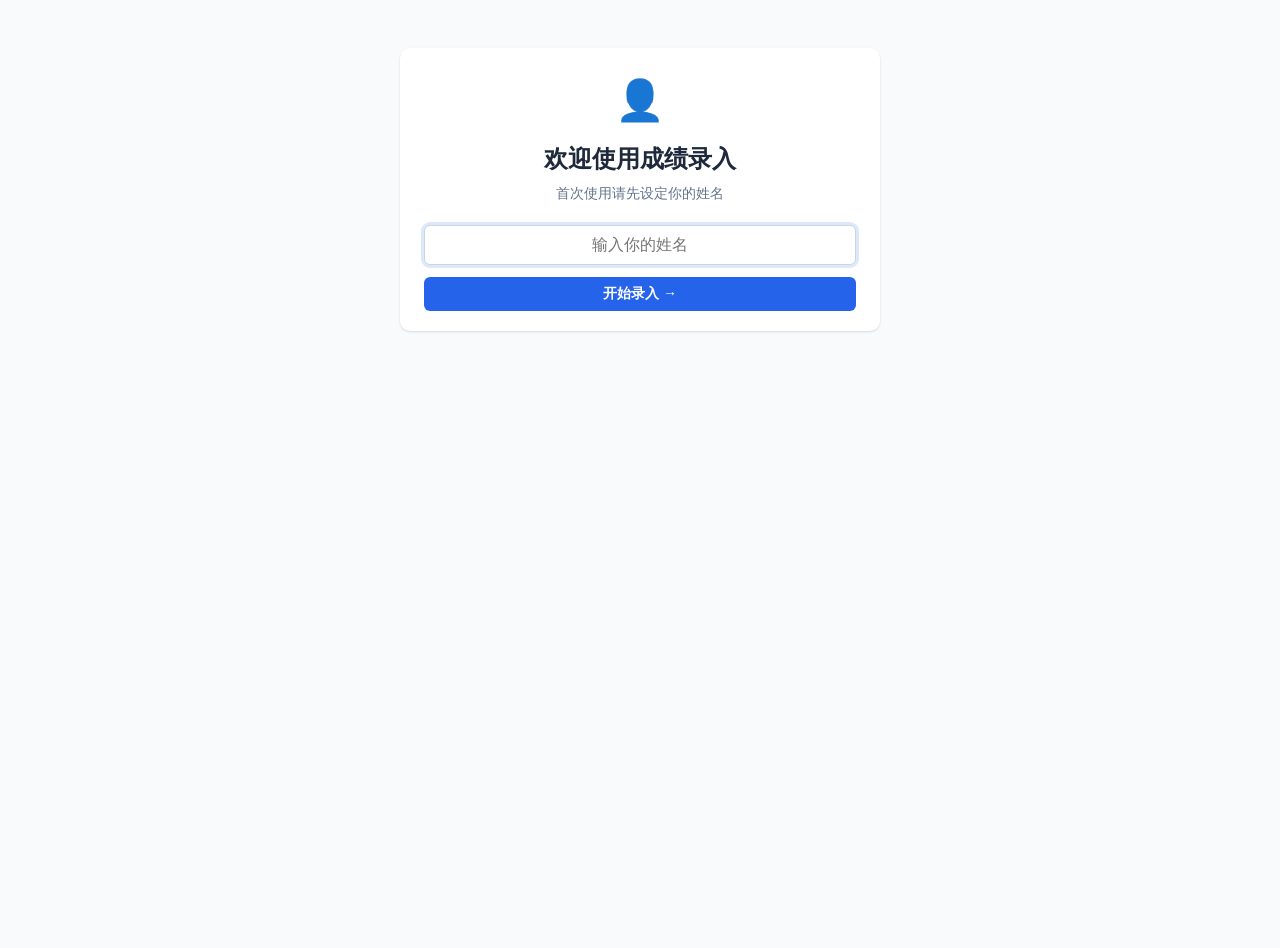
<file: stu_tool.html>
<!doctype html>
<html lang="zh-CN">
<head>
    <meta charset="UTF-8" />
    <meta name="viewport" content="width=device-width, initial-scale=1.0" />
    <title>成绩录入 - 机器人竞技青训辅助工具</title>
    <link rel="stylesheet" href="style.css" />
</head>
<body>
    <!-- ===== 首次设定身份 ===== -->
    <div class="container" id="setupView" style="max-width:480px;margin:3rem auto;">
        <div class="card" style="text-align:center;">
            <div style="font-size:2.5rem;margin-bottom:0.5rem;">👤</div>
            <h2 style="margin:0 0 0.25rem;color:var(--gray-800);">欢迎使用成绩录入</h2>
            <p style="color:var(--gray-500);font-size:0.9rem;margin:0 0 1.25rem;">首次使用请先设定你的姓名</p>
            <div class="form-group">
                <input type="text" id="setupNameInput" aria-label="输入姓名" placeholder="输入你的姓名" maxlength="20" style="width:100%;padding:0.6rem 0.85rem;border:1px solid var(--gray-300);border-radius:var(--radius-sm);font-size:1rem;text-align:center;" />
            </div>
            <button class="btn btn-primary" id="setupConfirmBtn" style="width:100%;justify-content:center;">开始录入 →</button>
        </div>
    </div>

    <!-- ===== 成绩录入界面 ===== -->
    <div class="container" id="entryView" style="display:none;">
        <!-- 顶部：欢迎 + 身份信息 -->
        <div class="card">
            <div class="card-header">
                <span class="card-title">🏆 机器人竞技青训辅助工具 成绩录入</span>
                <div style="display:flex;align-items:center;gap:0.5rem;flex-wrap:wrap;">
                    <span class="student-tag" id="currentNameTag" style="background:var(--primary-bg);color:var(--primary);">👤 -</span>
                    <button class="btn btn-sm btn-outline" id="switchIdentityBtn" title="重新设定自己的姓名">切换</button>
                    <a href="index.html" class="btn btn-sm btn-outline" title="返回主页">🏠 返回主页</a>
                </div>
            </div>
            <p style="font-size:0.82rem;color:var(--gray-400);margin:0;">各设备独立保存，录入后可导出交给老师汇总。</p>
        </div>

        <!-- 最上方：录入表单（页面重点，高亮） -->
        <div class="card card-entry">
            <div class="card-header">
                <span class="card-title">📝 录入成绩</span>
            </div>
            <div class="form-row">
                <select id="entryTypeSelect" aria-label="任务类型" style="min-width:120px;">
                    <option value="basic">基础</option>
                    <option value="random">随机</option>
                </select>
                <input type="number" id="entryScoreInput" aria-label="得分" placeholder="得分" min="0" step="1" style="width:90px;padding:0.5rem 0.6rem;border:1px solid var(--gray-300);border-radius:var(--radius-sm);font-size:0.9rem;text-align:center;appearance:textfield;-moz-appearance:textfield;" />
                <input type="number" id="entryTimeInput" aria-label="用时" placeholder="用时(秒)" min="0" step="0.001" style="width:110px;padding:0.5rem 0.6rem;border:1px solid var(--gray-300);border-radius:var(--radius-sm);font-size:0.9rem;text-align:center;appearance:textfield;-moz-appearance:textfield;" />
                <button class="btn btn-primary" id="entrySubmitBtn">📝 提交</button>
            </div>
            <div class="form-note" style="font-size:0.78rem;color:var(--gray-400);margin-top:0.5rem;">
                提交时自动记录时间；修改已提交的成绩不会改变原记录时间。
            </div>
            <div style="margin-top:1rem;border-top:1px solid var(--gray-100);padding-top:0.75rem;">
                <div style="font-size:0.85rem;font-weight:600;color:var(--gray-700);margin-bottom:0.4rem;">💡 失误点（点选，可多选）</div>
                <div class="mistake-tags" id="mistakeTags" style="display:flex;flex-wrap:wrap;gap:0.4rem;margin-bottom:0.5rem;"></div>
                <div class="form-row">
                    <input type="text" id="mistakeOtherInput" aria-label="其他失误" placeholder="其他（手动输入）" maxlength="30" style="flex:1;min-width:140px;" />
                    <button type="button" class="btn btn-sm btn-outline" id="mistakeOtherAddBtn">➕ 添加</button>
                </div>
                <div class="mistake-tags" id="mistakeOtherTags" style="display:flex;flex-wrap:wrap;gap:0.4rem;margin-top:0.5rem;"></div>
            </div>
        </div>

        <!-- 成绩分析 -->
        <div class="card">
            <div class="card-header">
                <span class="card-title">📊 成绩分析</span>
                <div class="view-toggle" id="analysisTypeToggle">
                    <button class="view-btn active" data-atype="basic">基础</button>
                    <button class="view-btn" data-atype="random">随机</button>
                </div>
            </div>
            <div id="analysisContent">
                <!-- Rendered by JS -->
            </div>
        </div>

        <!-- 下方：历史记录 -->
        <div class="card">
            <div class="card-header">
                <span class="card-title">📋 历次录入</span>
                <div style="display:flex;align-items:center;gap:0.5rem;flex-wrap:wrap;">
                    <span class="card-subtitle" id="entryListCount"></span>
                    <button class="btn btn-sm btn-outline" id="exportEntryBtn" title="导出我的成绩（姓名/任务类型/得分/用时/记录时间）">📤 导出</button>
                </div>
            </div>
            <div id="entryListContent">
                <!-- Rendered by JS -->
            </div>
        </div>
    </div>

    <!-- ========== Toast Container ========== -->
    <div class="toast-container" id="toastContainer"></div>

    <script src="stu_tool.js"></script>
</body>
</html>
</file>
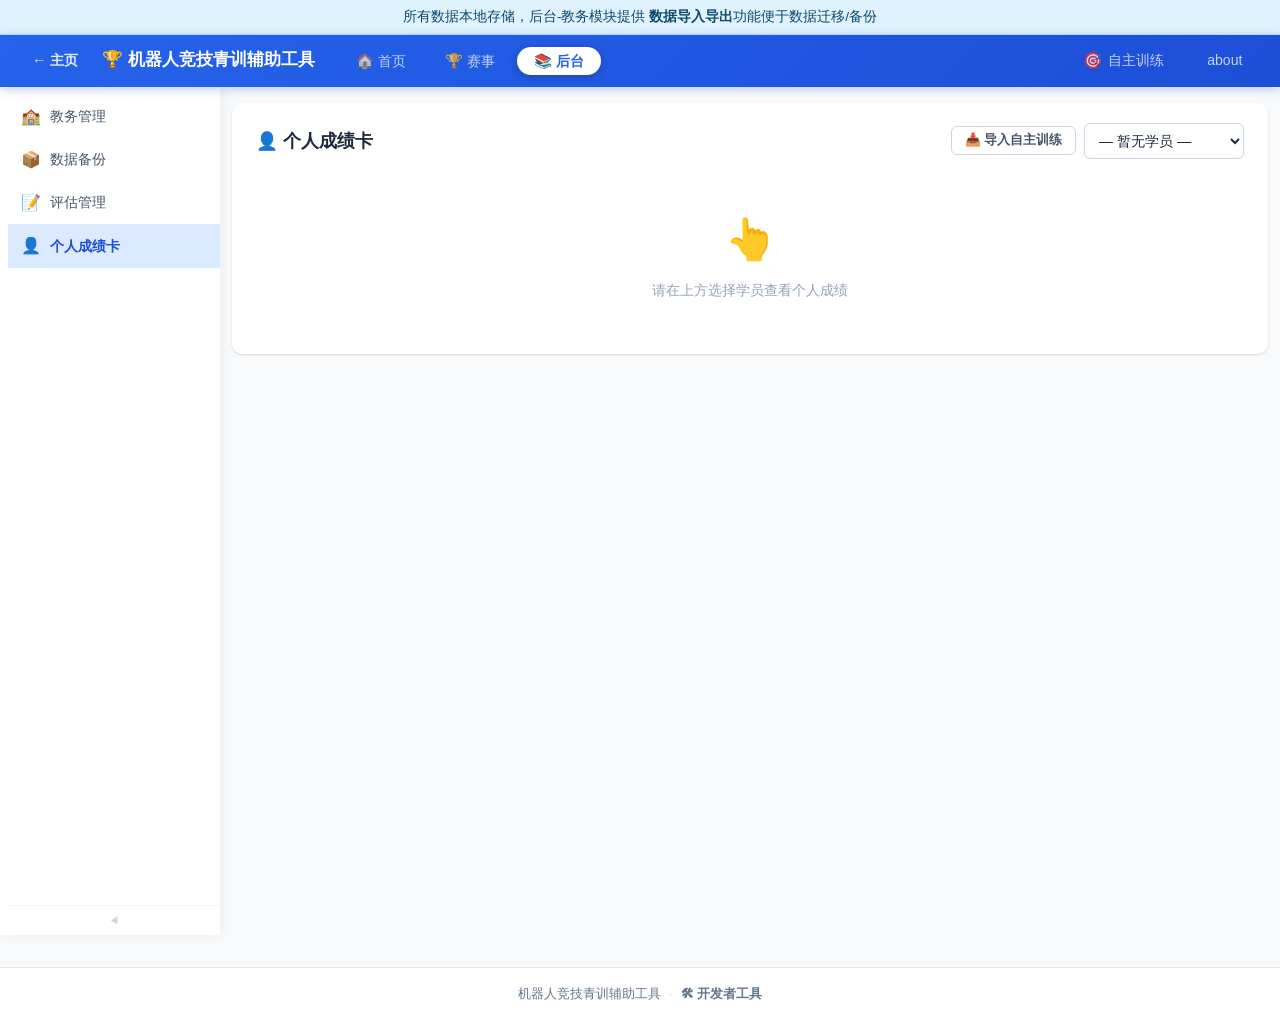
<file: student.html>
<!doctype html>
<html lang="zh-CN">
<head>
    <meta charset="UTF-8" />
    <meta name="viewport" content="width=device-width, initial-scale=1.0" />
    <title>学生成绩卡 - 机器人竞技青训辅助工具</title>
    <link rel="stylesheet" href="style.css" />
</head>
<body>
    <script src="shared.js"></script>
    <script src="shared_indexdb.js"></script>
    <script src="header.js"></script>

    <div class="container">
        <div class="card">
            <div class="card-header">
                <span class="card-title">👤 个人成绩卡</span>
                <div style="display:flex;align-items:center;gap:0.5rem;flex-wrap:wrap;">
                    <button class="btn btn-sm btn-outline" id="importSelfTrainingBtn" title="导入自主训练记录 CSV（stu_tool 导出格式），缺失信息手动补充">📥 导入自主训练</button>
                    <div class="view-toggle" id="sourceToggle" style="display:none;">
                        <button class="view-btn" data-source="competition">🏆 模拟练习</button>
                        <button class="view-btn" data-source="practice">🎯 自主训练</button>
                        <button class="view-btn active" data-source="all">📊 整合</button>
                    </div>
                    <select id="studentSelect" aria-label="选择学员" style="min-width:160px;">
                        <option value="">— 请选择学员 —</option>
                    </select>
                </div>
            </div>
            <div id="studentCardContent">
                <div class="empty-state"><div class="icon">👆</div><p>请在上方选择学员查看个人成绩</p></div>
            </div>
        </div>

        <!-- ===== 训练成绩记录表 ===== -->
        <div class="card" id="practiceListCard" style="display:none;">
            <div class="card-header">
                <span class="card-title">📊 训练成绩记录表</span>
                <div style="display:flex;align-items:center;gap:0.5rem;flex-wrap:wrap;">
                    <span class="card-subtitle" id="practiceListCount"></span>
                    <button class="btn btn-sm btn-outline" id="exportPracticeBtn" title="导出当前筛选的训练成绩记录（集训/赛项/任务/得分/用时/时间）">📤 导出</button>
                    <button class="btn btn-sm btn-outline" id="importPracticeBtn" title="导入自主训练记录 CSV（stu_tool 导出格式），缺失信息手动补充">📥 导入</button>
                </div>
            </div>
            <div class="form-row" id="recordFilterBar" style="padding:0.25rem 1rem 0.75rem;gap:0.4rem;">
                <label style="font-size:0.8rem;color:var(--gray-600);white-space:nowrap;">🔍 筛选</label>
                <select id="recordTrainingFilter" aria-label="按集训筛选" style="min-width:130px;padding:0.3rem 0.5rem;border:1px solid var(--gray-300);border-radius:var(--radius-sm);font-size:0.82rem;background:#fff;color:var(--gray-800);">
                    <option value="">全部集训</option>
                </select>
                <select id="recordMockFilter" aria-label="按赛项筛选" style="min-width:150px;padding:0.3rem 0.5rem;border:1px solid var(--gray-300);border-radius:var(--radius-sm);font-size:0.82rem;background:#fff;color:var(--gray-800);">
                    <option value="">全部赛项</option>
                </select>
                <select id="recordTaskFilter" aria-label="按任务筛选" style="min-width:150px;padding:0.3rem 0.5rem;border:1px solid var(--gray-300);border-radius:var(--radius-sm);font-size:0.82rem;background:#fff;color:var(--gray-800);">
                    <option value="">全部任务</option>
                </select>
                <button class="btn btn-sm btn-outline" id="recordFilterReset" title="重置全部筛选">⟲ 重置</button>
            </div>
            <div id="practiceListContent">
                <!-- Rendered by JS -->
            </div>
        </div>
    </div>

    <!-- ========== Modal: 导入自主训练 ========== -->
    <div class="modal-overlay" id="importPracticeModal">
        <div class="modal-box">
            <h3>📥 导入自主训练</h3>
            <div class="form-group">
                <label>目标集训</label>
                <select id="importTrainingSelect" aria-label="选择目标集训" style="width:100%;padding:0.5rem 0.85rem;border:1px solid var(--gray-300);border-radius:var(--radius-sm);font-size:0.9rem;background:#fff;color:var(--gray-800);"></select>
            </div>
            <div class="form-group">
                <label>任务类型映射（stu_tool 导出为「基础/随机」）</label>
                <div class="form-row" style="gap:0.4rem;align-items:center;">
                    <span style="font-size:0.85rem;color:var(--gray-600);white-space:nowrap;">基础 →</span>
                    <select id="importBasicTask" aria-label="基础对应任务" style="flex:1;min-width:100px;padding:0.4rem 0.6rem;border:1px solid var(--gray-300);border-radius:var(--radius-sm);font-size:0.85rem;background:#fff;color:var(--gray-800);"></select>
                    <span style="font-size:0.85rem;color:var(--gray-600);white-space:nowrap;">随机 →</span>
                    <select id="importRandomTask" aria-label="随机对应任务" style="flex:1;min-width:100px;padding:0.4rem 0.6rem;border:1px solid var(--gray-300);border-radius:var(--radius-sm);font-size:0.85rem;background:#fff;color:var(--gray-800);"></select>
                </div>
            </div>
            <div class="form-group">
                <label>粘贴数据（stu_tool 导出格式：姓名, 任务类型, 得分, 用时, 失误点, 记录时间）</label>
                <textarea id="importPracticeCsv" aria-label="导入数据" style="width:100%;height:160px;padding:0.6rem;border:1px solid var(--gray-300);border-radius:var(--radius-sm);font-size:0.85rem;font-family:inherit;resize:vertical;" placeholder="张三, 基础, 800, 12.5, , 2026-08-07 15:13:58&#10;张三, 随机, 700, , drop失败, 2026-08-07 16:00:00"></textarea>
            </div>
            <div class="form-note" style="font-size:0.75rem;color:var(--gray-400);margin-top:0.4rem;">
                学员按姓名匹配（找不到会提示）；记录时间缺失则用当前时间；导入后归属所选集训。
            </div>
            <div id="importPracticeResult" style="font-size:0.85rem;margin-top:0.5rem;min-height:1.2rem;"></div>
            <div class="modal-actions">
                <button class="btn btn-outline" id="importPracticeCancel">取消</button>
                <button class="btn btn-primary" id="importPracticeConfirm">📥 导入</button>
            </div>
        </div>
    </div>

    <!-- ========== Modal: 编辑练习记录 ========== -->
    <div class="modal-overlay" id="editPracticeModal">
        <div class="modal-box">
            <h3>✏️ 修改练习记录</h3>
            <div id="editPracticeMeta" style="font-size:0.8rem;color:var(--gray-500);margin-bottom:0.75rem;"></div>
            <div class="form-group">
                <label>得分</label>
                <input type="number" id="editPracticeScoreInput" aria-label="编辑得分" min="0" step="1" style="width:100%;padding:0.5rem 0.85rem;border:1px solid var(--gray-300);border-radius:var(--radius-sm);font-size:0.9rem;appearance:textfield;-moz-appearance:textfield;" />
            </div>
            <div class="form-group">
                <label>用时（秒）</label>
                <input type="number" id="editPracticeTimeInput" aria-label="编辑用时" min="0" step="0.001" style="width:100%;padding:0.5rem 0.85rem;border:1px solid var(--gray-300);border-radius:var(--radius-sm);font-size:0.9rem;appearance:textfield;-moz-appearance:textfield;" />
            </div>
            <div class="form-group" id="editPracticeSubmitted" style="font-size:0.78rem;color:var(--gray-400);"></div>
            <div class="modal-actions">
                <button class="btn btn-outline" id="editPracticeCancel">取消</button>
                <button class="btn btn-primary" id="editPracticeSave">💾 保存</button>
            </div>
        </div>
    </div>

    <!-- ========== Toast Container ========== -->
    <div class="toast-container" id="toastContainer"></div>

    <script src="student.js"></script>
</body>
</html>
</file>
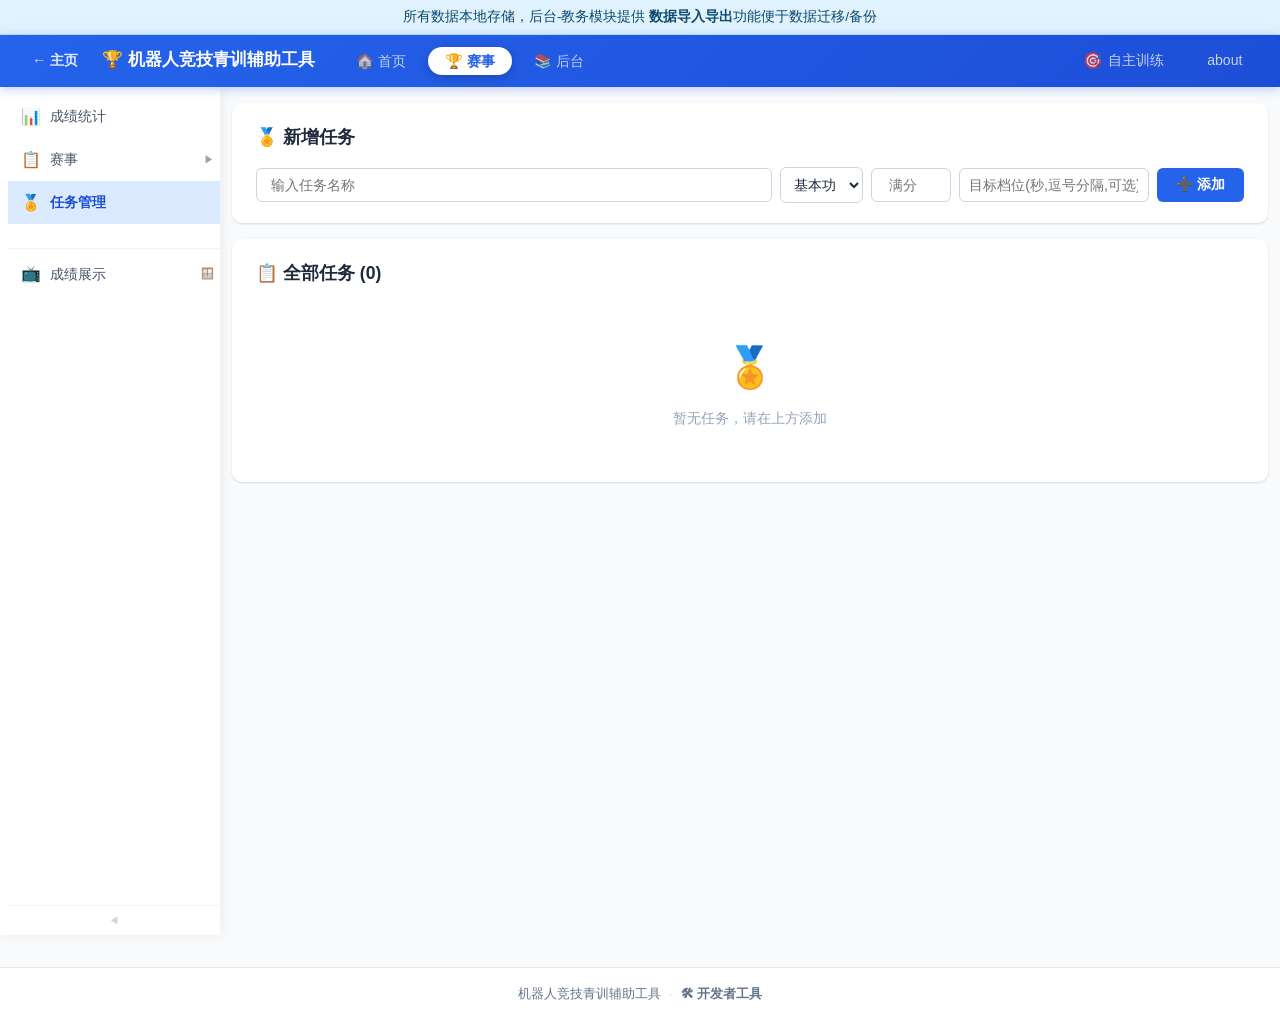
<file: tasks.html>
<!doctype html>
<html lang="zh-CN">
<head>
    <meta charset="UTF-8" />
    <meta name="viewport" content="width=device-width, initial-scale=1.0" />
    <title>任务管理 - 机器人竞技青训辅助工具</title>
    <link rel="stylesheet" href="style.css" />
</head>
<body>
    <script src="shared.js"></script>
    <script src="shared_indexdb.js"></script>
    <script src="header.js"></script>

    <div class="container">
        <div class="card">
            <div class="card-header">
                <span class="card-title">🏅 新增任务</span>
            </div>
            <div class="form-row">
                <input type="text" id="taskNameInput" class="input-full" placeholder="输入任务名称" maxlength="20" autocomplete="off" />
                <select id="taskTypeSelect">
                    <option value="basic">基本功</option>
                    <option value="challenge">挑战类</option>
                </select>
                <input type="number" id="taskMaxScoreInput" placeholder="满分" min="0" max="999" step="1"
                    style="width:80px;padding:0.5rem 0.6rem;border:1px solid var(--gray-300);border-radius:var(--radius-sm);font-size:0.9rem;text-align:center;appearance:textfield;-moz-appearance:textfield;" />
                <input type="text" id="taskGoalTimesInput" placeholder="目标档位(秒,逗号分隔,可选)"
                    style="width:190px;padding:0.5rem 0.6rem;border:1px solid var(--gray-300);border-radius:var(--radius-sm);font-size:0.9rem;" />
                <button class="btn btn-primary" id="addTaskBtn">➕ 添加</button>
            </div>
        </div>
        <div class="card">
            <div class="card-header">
                <span class="card-title">📋 全部任务 (<span id="taskCount">0</span>)</span>
            </div>
            <div id="taskList">
                <!-- Rendered by JS -->
            </div>
        </div>
    </div>

    <!-- ========== Modal: 编辑任务 ========== -->
    <div class="modal-overlay" id="editTaskModal">
        <div class="modal-box">
            <h3>✏️ 编辑任务</h3>
            <div class="form-group">
                <label>任务名称</label>
                <input type="text" id="editTaskNameInput" class="input-full" placeholder="任务名称" maxlength="20" />
            </div>
            <div class="form-group">
                <label>任务类别</label>
                <select id="editTaskTypeSelect" style="width:100%;padding:0.5rem 0.85rem;border:1px solid var(--gray-300);border-radius:var(--radius-sm);font-size:0.9rem;background:#fff;color:var(--gray-800);">
                    <option value="basic">基本功</option>
                    <option value="challenge">挑战类</option>
                </select>
            </div>
            <div class="form-group">
                <label>满分</label>
                <input type="number" id="editTaskMaxScoreInput" placeholder="留空则不限制" min="0" max="999" step="1"
                    style="width:100%;padding:0.5rem 0.85rem;border:1px solid var(--gray-300);border-radius:var(--radius-sm);font-size:0.9rem;appearance:textfield;-moz-appearance:textfield;" />
            </div>
            <div class="form-group">
                <label>目标档位（秒，逗号分隔，可留空）</label>
                <input type="text" id="editTaskGoalTimesInput" placeholder="如 100,80,70（满分前提用时目标）" style="width:100%;padding:0.5rem 0.85rem;border:1px solid var(--gray-300);border-radius:var(--radius-sm);font-size:0.9rem;" />
            </div>
            <div class="modal-actions">
                <button class="btn btn-outline" id="editTaskCancel">取消</button>
                <button class="btn btn-primary" id="editTaskConfirm">确认修改</button>
            </div>
        </div>
    </div>

    <div class="toast-container" id="toastContainer"></div>

    <script>
    if (!window.TasksApp) {
    // =================================================================
    //  Tasks App — 任务管理
    // =================================================================
    const TasksApp = {
        _editingTaskId: null,

        init() {
            Shared.loadData();
            this.bindEvents();
            this.render();
        },

        generateId() { return Shared.generateId(); },
        toast(msg, type) { Shared.toast(msg, type); },
        escapeHtml(str) { return Shared.escapeHtml(str); },

        addTask(name, type) {
            name = name.trim();
            if (!name) { this.toast('请输入任务名称', 'warning'); return; }
            if (Shared.data.tasks.some((t) => t.name === name)) { this.toast(`任务"${name}"已存在`, 'warning'); return; }
            const maxScoreInput = document.getElementById('taskMaxScoreInput');
            const maxScore = maxScoreInput ? parseInt(maxScoreInput.value) : null;
            const gtInput = document.getElementById('taskGoalTimesInput');
            const goalTimes = gtInput ? this.parseGoalTimes(gtInput.value) : null;
            Shared.data.tasks.push({
                id: this.generateId(),
                name,
                type: type || 'basic',
                maxScore: (!isNaN(maxScore) && maxScore > 0) ? maxScore : null,
                ...(goalTimes ? { goalTimes } : {}),
            });
            Shared.saveData();
            this.render();
            const typeLabel = type === 'challenge' ? '挑战类' : '基本功';
            this.toast(`已添加${typeLabel}任务"${name}"`);
        },

        // 解析逗号分隔的目标档位（秒）→ 数字数组；无效返回 null
        parseGoalTimes(str) {
            if (!str) return null;
            const nums = String(str).split(/[,，\s]+/).map((s) => parseFloat(s)).filter((n) => !isNaN(n) && n > 0);
            return nums.length ? nums : null;
        },

        removeTask(id) {
            const task = Shared.data.tasks.find((t) => t.id === id);
            if (!task) return;
            const inUse = Shared.data.trainings.some((tr) =>
                tr.mockCompetitions.some((m) =>
                    (m.tasks || []).some((x) => x.taskId === id) ||
                    (m.taskIds || []).includes(id) || m.taskId === id
                )
            );
            if (inUse) {
                this.toast(`任务"${task.name}"已被模拟赛引用，无法删除`, 'error');
                return;
            }
            if (!confirm(`确定要删除任务"${task.name}"吗？`)) return;
            Shared.data.tasks = Shared.data.tasks.filter((t) => t.id !== id);
            Shared.saveData();
            this.render();
            this.toast(`已删除任务"${task.name}"`);
        },

        openEditModal(id) {
            const task = Shared.data.tasks.find((t) => t.id === id);
            if (!task) return;
            this._editingTaskId = id;
            document.getElementById('editTaskNameInput').value = task.name;
            document.getElementById('editTaskTypeSelect').value = task.type || 'basic';
            const msInput = document.getElementById('editTaskMaxScoreInput');
            if (msInput) msInput.value = task.maxScore || '';
            const gtInput = document.getElementById('editTaskGoalTimesInput');
            if (gtInput) gtInput.value = (task.goalTimes || []).join(',');
            document.getElementById('editTaskModal').classList.add('open');
            setTimeout(() => document.getElementById('editTaskNameInput').focus(), 100);
        },

        closeEditModal() {
            document.getElementById('editTaskModal').classList.remove('open');
            this._editingTaskId = null;
        },

        confirmEditModal() {
            const id = this._editingTaskId;
            if (!id) return;
            const task = Shared.data.tasks.find((t) => t.id === id);
            if (!task) return;
            const name = document.getElementById('editTaskNameInput').value.trim();
            if (!name) { this.toast('请输入任务名称', 'warning'); return; }
            const type = document.getElementById('editTaskTypeSelect').value;
            if (Shared.data.tasks.some((t) => t.name === name && t.id !== id)) {
                this.toast(`任务"${name}"已存在`, 'warning');
                return;
            }
            task.name = name;
            task.type = type;
            const msInput = document.getElementById('editTaskMaxScoreInput');
            const maxScore = msInput ? parseInt(msInput.value) : null;
            task.maxScore = (!isNaN(maxScore) && maxScore > 0) ? maxScore : null;
            const gtInput = document.getElementById('editTaskGoalTimesInput');
            const goalTimes = gtInput ? this.parseGoalTimes(gtInput.value) : null;
            if (goalTimes) task.goalTimes = goalTimes; else delete task.goalTimes;
            Shared.saveData();
            this.render();
            this.closeEditModal();
            this.toast(`已更新任务"${name}"`);
        },

        bindEvents() {
            document.getElementById('addTaskBtn').addEventListener('click', () => {
                const input = document.getElementById('taskNameInput');
                const typeSelect = document.getElementById('taskTypeSelect');
                this.addTask(input.value, typeSelect.value);
                input.value = '';
                const msInput = document.getElementById('taskMaxScoreInput');
                if (msInput) msInput.value = '';
                const gtInput = document.getElementById('taskGoalTimesInput');
                if (gtInput) gtInput.value = '';
                input.focus();
            });
            document.getElementById('taskNameInput').addEventListener('keydown', (e) => {
                if (e.key === 'Enter') document.getElementById('addTaskBtn').click();
            });
            document.getElementById('taskMaxScoreInput').addEventListener('keydown', (e) => {
                if (e.key === 'Enter') document.getElementById('addTaskBtn').click();
            });
            document.getElementById('editTaskCancel').addEventListener('click', () => this.closeEditModal());
            document.getElementById('editTaskConfirm').addEventListener('click', () => this.confirmEditModal());
            document.getElementById('editTaskModal').addEventListener('click', (e) => {
                if (e.target === e.currentTarget) this.closeEditModal();
            });
            document.getElementById('editTaskNameInput').addEventListener('keydown', (e) => {
                if (e.key === 'Enter') this.confirmEditModal();
            });
        },

        render() {
            const container = document.getElementById('taskList');
            document.getElementById('taskCount').textContent = Shared.data.tasks.length;

            if (Shared.data.tasks.length === 0) {
                container.innerHTML = '<div class="empty-state"><div class="icon">🏅</div><p>暂无任务，请在上方添加</p></div>';
                return;
            }

            const basic = Shared.data.tasks.filter((t) => (t.type || 'basic') === 'basic');
            const challenge = Shared.data.tasks.filter((t) => t.type === 'challenge');

            let html = '';

            const renderGroup = (tasks, label, icon, typeClass) => {
                if (tasks.length === 0) return '';
                return `<div class="task-group">
                    <div class="task-group-header">
                        ${icon} ${label}
                        <span class="task-group-count">${tasks.length}个</span>
                    </div>
                    ${tasks.map((t) => {
                        const inUse = Shared.data.trainings.some((tr) =>
                            tr.mockCompetitions.some((m) =>
                                (m.tasks || []).some((x) => x.taskId === t.id) ||
                                (m.taskIds || []).includes(t.id) || m.taskId === t.id
                            )
                        );
                        const delBtn = inUse
                            ? '<span class="task-locked">🔒</span>'
                            : `<button class="btn btn-danger btn-xs del-task-btn" data-task-id="${t.id}">✕</button>`;
                        const maxScoreLabel = t.maxScore ? `<span style="font-size:0.7rem;color:var(--gray-400);margin-left:0.3rem;">满分${t.maxScore}</span>` : '';
                        const goalLabel = (t.goalTimes && t.goalTimes.length) ? `<span style="font-size:0.7rem;color:var(--gray-400);margin-left:0.3rem;">目标 ${t.goalTimes.join('/')}s</span>` : '';
                        return `<div class="task-item">
                            <div class="task-name">
                                <span class="type-badge ${typeClass}">${label}</span>
                                ${this.escapeHtml(t.name)}${maxScoreLabel}${goalLabel}
                            </div>
                            <div style="display:flex;gap:0.3rem;align-items:center;">
                                <button class="btn btn-outline btn-xs edit-task-btn" data-task-id="${t.id}">✏️</button>
                                ${delBtn}
                            </div>
                        </div>`;
                    }).join('')}
                </div>`;
            };

            html += renderGroup(basic, '基本功', '💪', 'type-basic');
            html += renderGroup(challenge, '挑战类', '🔥', 'type-challenge');

            container.innerHTML = html;

            container.querySelectorAll('.del-task-btn').forEach((btn) => {
                btn.addEventListener('click', () => this.removeTask(btn.dataset.taskId));
            });
            container.querySelectorAll('.edit-task-btn').forEach((btn) => {
                btn.addEventListener('click', () => this.openEditModal(btn.dataset.taskId));
            });
        },
    };

    window.TasksApp = TasksApp;
    }
    if (document.readyState === 'loading') {
        document.addEventListener('DOMContentLoaded', () => window.TasksApp.init());
    } else {
        window.TasksApp.init();
    }
    </script>
</body>
</html>
</file>
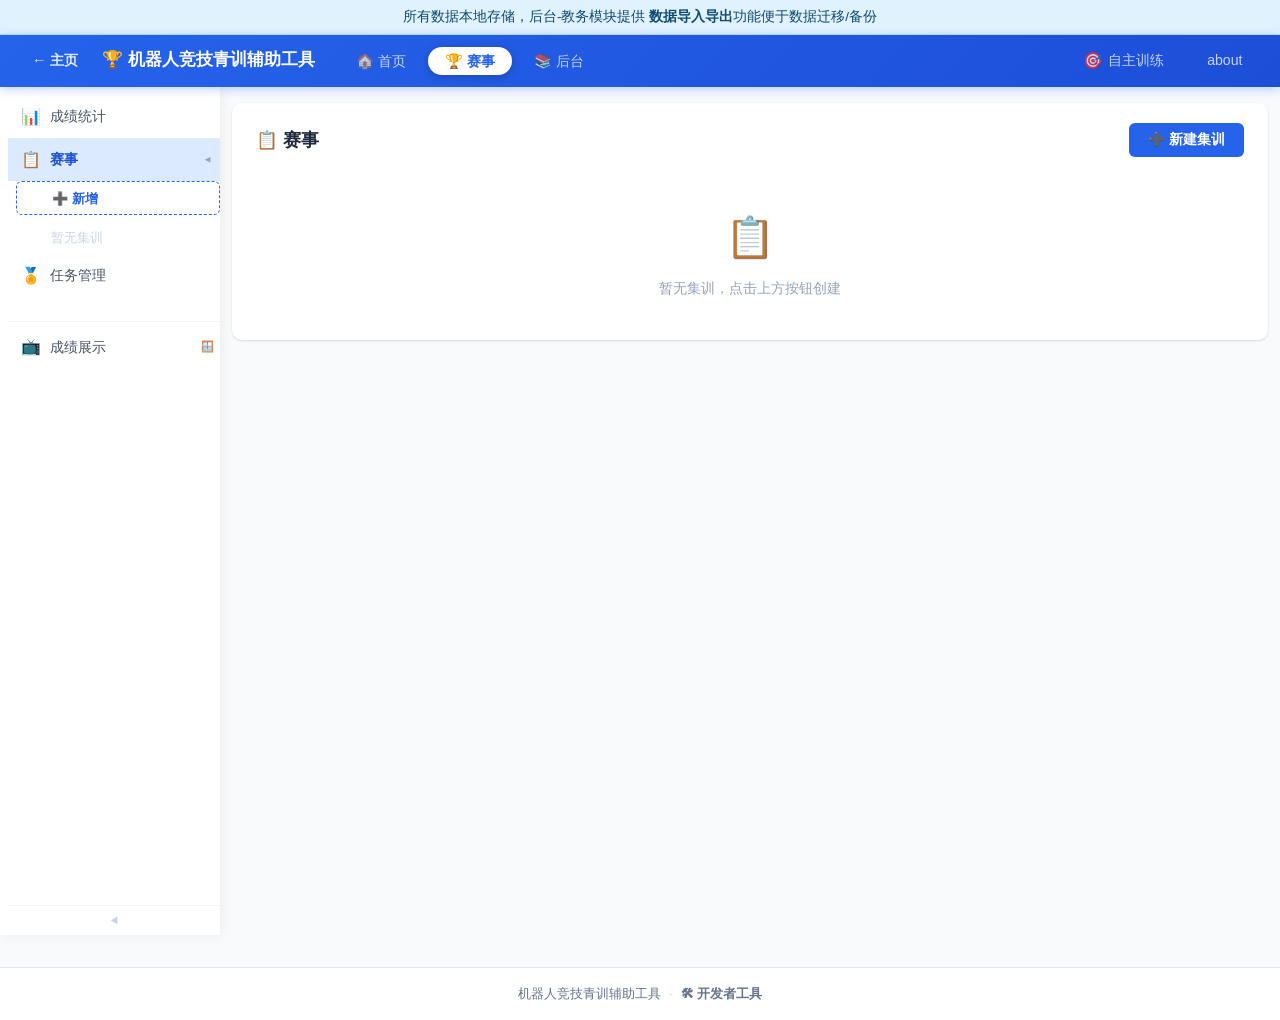
<file: training.html>
<!doctype html>
<html lang="zh-CN">
<head>
    <meta charset="UTF-8" />
    <meta name="viewport" content="width=device-width, initial-scale=1.0" />
    <title>集训管理 - 机器人竞技青训辅助工具</title>
    <link rel="stylesheet" href="style.css" />
    <style>
        /* training-specific overrides */
        .score-table > thead { top: -1rem; z-index: 10; }
        .score-table > thead th { background: #f1f5f9; }
        /* 赛程面板 */
        .sch-item {
            display: flex; align-items: center; gap: 0.3rem;
            padding: 0.2rem 0.25rem; border-radius: 4px;
            font-size: 0.8rem; cursor: default;
        }
        .sch-item.sch-done {
            opacity: 0.55;
        }
        .sch-item .sch-num {
            display: inline-flex; align-items: center; justify-content: center;
            width: 16px; height: 16px; border-radius: 50%;
            background: #dbeafe; color: #2563eb; font-size: 0.6rem; font-weight: 700;
            flex-shrink: 0;
        }
        /* 参与学员：超链接样式 */
        .student-link { color: var(--primary); }
        .student-link:hover { text-decoration: underline; }
        /* 目标设定弹窗 tab */
        .goal-tab { padding:0.32rem 0.95rem; border:1px solid var(--gray-300); border-radius:8px; background:#fff; color:var(--gray-600); cursor:pointer; font-size:0.85rem; }
        .goal-tab.active { background:var(--primary); border-color:var(--primary); color:#fff; }
        /* 个体目标列表 */
        .goal-table input:focus { outline:none; border-color:var(--primary); box-shadow:0 0 0 2px rgba(37,99,235,0.15); }
    </style>
</head>
<body>
    <script src="shared.js"></script>
    <script src="shared_indexdb.js"></script>
    <script src="analysis.js"></script>
    <script src="schedule.js"></script>
    <script src="header.js"></script>

    <div class="container">
        <div class="card" style="padding-bottom:0.5rem;">
            <div id="trainingList">
                <!-- Rendered by JS -->
            </div>
        </div>
    </div>

    <!-- ========== Modal: 新建集训 ========== -->
    <div class="modal-overlay" id="trainingModal">
        <div class="modal-box" style="max-width:640px;">
            <h3 id="trainingModalTitle">📋 新建集训</h3>
            <div class="form-group">
                <label>集训名称</label>
                <input type="text" id="trainingNameInput" class="input-full" placeholder="例如：第一期集训" maxlength="30" />
            </div>
            <div class="form-group">
                <label>赛事名称</label>
                <input type="text" id="trainingCompetitionInput" class="input-full" placeholder="例如：MakeX Inspire 2026 全国总决赛（可选）" maxlength="60" />
            </div>
            <div class="form-group">
                <label>日期</label>
                <input type="date" id="trainingDateInput" />
            </div>
            <div class="form-group">
                <label>选择任务并指定轮次</label>
                <div style="font-size:0.8rem;color:var(--gray-500);margin-bottom:0.4rem;">
                    在 <a href="tasks.html" style="color:var(--primary);">任务管理</a> 中新增/删除任务
                </div>
                <div id="trainingTaskRounds">
                    <!-- Rendered by JS -->
                </div>
            </div>
            <div class="form-group">
                <label>选择参与学员</label>
                <div class="student-picker">
                    <div class="student-picker-col">
                        <div class="student-picker-header">
                            <span>✅ 参赛学员</span>
                            <span class="student-picker-count" id="selectedCount">0 人</span>
                        </div>
                        <div class="student-picker-list" id="selectedStudentList">
                            <!-- Rendered by JS -->
                        </div>
                    </div>
                    <div class="student-picker-divider"></div>
                    <div class="student-picker-col">
                        <div class="student-picker-header">
                            <span>📋 全部学员</span>
                            <select id="trainingStudentGroupFilter" class="student-picker-filter">
                                <option value="">🏫 全部班级</option>
                            </select>
                        </div>
                        <div class="student-picker-list" id="allStudentList">
                            <!-- Rendered by JS -->
                        </div>
                    </div>
                </div>
            </div>
            <div class="modal-actions">
                <button class="btn btn-outline" id="trainingModalCancel">取消</button>
                <button class="btn btn-primary" id="trainingModalConfirm">确认创建</button>
            </div>
        </div>
    </div>

    <!-- ========== Modal: 新增记录 ========== -->
    <div class="modal-overlay" id="mockModal">
        <div class="modal-box">
            <h3>📝 新增记录</h3>
            <div class="form-group">
                <label>记录类型</label>
                <select id="competitionTypeSelect" style="width:100%;padding:0.5rem 0.85rem;border:1px solid var(--gray-300);border-radius:var(--radius-sm);font-size:0.9rem;background:#fff;color:var(--gray-800);">
                    <option value="mock">🏅 模拟赛</option>
                    <option value="official">🏆 正赛</option>
                </select>
            </div>
            <div class="form-group">
                <label>选择任务并指定轮次</label>
                <div style="font-size:0.8rem;color:var(--gray-500);margin-bottom:0.4rem;">
                    在 <a href="tasks.html" style="color:var(--primary);">任务管理</a> 中新增/删除任务
                </div>
                <div id="mockTaskRounds">
                    <!-- Rendered by JS -->
                </div>
            </div>
            <div class="form-group">
                <label>记录名称</label>
                <input type="text" id="mockNameInput" class="input-full" placeholder="例如：第1轮" maxlength="30" />
            </div>
            <div class="form-group">
                <label>日期</label>
                <input type="date" id="mockDateInput" />
            </div>
            <div class="form-row" style="display:flex;gap:1rem;">
                <div class="form-group" style="flex:1;">
                    <label>组别</label>
                    <select id="mockGroupSelect" style="width:100%;padding:0.5rem 0.85rem;border:1px solid var(--gray-300);border-radius:var(--radius-sm);font-size:0.9rem;background:#fff;color:var(--gray-800);">
                        <option value="senior">🏆 小高组</option>
                        <option value="junior">🥉 小低组</option>
                    </select>
                </div>
                <div class="form-group" style="flex:1;">
                    <label>最终参赛人数</label>
                    <input type="number" id="mockParticipantCount" min="1" max="999" style="width:100%;padding:0.5rem 0.85rem;border:1px solid var(--gray-300);border-radius:var(--radius-sm);font-size:0.9rem;box-sizing:border-box;" placeholder="可选" />
                </div>
            </div>
            <div class="modal-actions">
                <button class="btn btn-outline" id="mockModalCancel">取消</button>
                <button class="btn btn-primary" id="mockModalConfirm">确认添加</button>
            </div>
        </div>
    </div>

    <!-- ========== Modal: 成绩录入 ========== -->
    <div class="modal-overlay" id="scoreEntryModal">
        <div class="modal-box" style="max-width:1150px;max-height:88vh;">
            <div id="scoreEntryContent">
                <!-- Rendered by JS -->
            </div>
        </div>
    </div>

    <!-- ========== Modal: 导入练习成绩 ========== -->
    <div class="modal-overlay" id="importPracticeModal">
        <div class="modal-box" style="max-width:600px;">
            <h3>📥 导入练习成绩</h3>
            <div style="font-size:0.85rem;color:var(--gray-500);margin-bottom:0.75rem;line-height:1.7;">
                从 Excel 复制数据粘贴到下方文本框，每行一条记录。<br>
                格式：<code>学员姓名, 任务名称, 得分, 用时(秒), 日期</code><br>
                用时和日期可选，日期默认今天。
            </div>
            <div style="font-size:0.8rem;color:var(--gray-400);margin-bottom:0.5rem;">示例：</div>
            <pre style="font-size:0.78rem;color:var(--gray-500);background:var(--gray-50);padding:0.5rem;border-radius:4px;margin-bottom:0.75rem;white-space:pre-wrap;">张三, 基础任务, 85, 12.3, 2026-07-09
李四, 基础任务, 90, 11.5
王五, 挑战任务A, 72, 15.8, 2026-07-08</pre>
            <textarea id="importPracticeCsv" style="width:100%;height:180px;padding:0.6rem;border:1px solid var(--gray-300);border-radius:var(--radius-sm);font-size:0.85rem;font-family:inherit;resize:vertical;" placeholder="在此粘贴数据..."></textarea>
            <div id="importPracticeResult" style="font-size:0.85rem;margin-top:0.5rem;min-height:1.2rem;"></div>
            <div class="modal-actions">
                <button class="btn btn-outline" id="importPracticeCancel">取消</button>
                <button class="btn btn-primary" id="importPracticeConfirm">📥 导入</button>
            </div>
        </div>
    </div>

    <!-- ========== Modal: 学员详情 ========== -->
    <div class="modal-overlay" id="studentDetailModal">
        <div class="modal-box" style="max-width:900px;max-height:85vh;">
            <div id="studentDetailContent">
                <!-- Rendered by JS -->
            </div>
        </div>
    </div>

    <!-- ========== Modal: 编辑练习记录 ========== -->
    <div class="modal-overlay" id="editPracticeModal">
        <div class="modal-box" style="max-width:420px;">
            <h3>✏️ 编辑练习记录</h3>
            <input type="hidden" id="editPracticeRecordId" />
            <div class="form-group">
                <label>日期</label>
                <input type="date" id="editPracticeDate" style="width:100%;padding:0.5rem 0.85rem;border:1px solid var(--gray-300);border-radius:var(--radius-sm);font-size:0.9rem;" />
            </div>
            <div class="form-group">
                <label>任务</label>
                <select id="editPracticeTask" style="width:100%;padding:0.5rem 0.85rem;border:1px solid var(--gray-300);border-radius:var(--radius-sm);font-size:0.9rem;"></select>
            </div>
            <div class="form-group">
                <label>轮次 #</label>
                <input type="number" id="editPracticeRound" min="1" max="99" style="width:80px;padding:0.5rem 0.85rem;border:1px solid var(--gray-300);border-radius:var(--radius-sm);font-size:0.9rem;" />
            </div>
            <div class="form-row">
                <div class="form-group">
                    <label>得分</label>
                    <input type="number" id="editPracticeScore" min="0" max="999" step="1" style="width:100px;padding:0.5rem 0.85rem;border:1px solid var(--gray-300);border-radius:var(--radius-sm);font-size:0.9rem;" />
                </div>
                <div class="form-group">
                    <label>用时(秒)</label>
                    <input type="number" id="editPracticeTime" min="0" step="0.001" style="width:110px;padding:0.5rem 0.85rem;border:1px solid var(--gray-300);border-radius:var(--radius-sm);font-size:0.9rem;" placeholder="可选" />
                </div>
            </div>
            <div class="modal-actions">
                <button class="btn btn-outline" id="editPracticeCancel">取消</button>
                <button class="btn btn-danger btn-sm" id="editPracticeDelete" style="margin-right:auto;">🗑️ 删除</button>
                <button class="btn btn-primary" id="editPracticeConfirm">💾 保存</button>
            </div>
        </div>
    </div>

    <!-- ========== Modal: 目标设定（全局 / 个体） ========== -->
    <div class="modal-overlay" id="studentGoalModal">
        <div class="modal-box" style="max-width:760px;">
            <h3>🎯 目标设定</h3>
            <div style="display:flex;gap:0.4rem;margin-bottom:0.75rem;">
                <button class="goal-tab active" data-tab="global">🌐 全局</button>
                <button class="goal-tab" data-tab="individual">👤 个体</button>
            </div>
            <!-- 全局：任务默认档位 -->
            <div id="goalGlobalPane">
                <div id="goalGlobalTaskList"></div>
                <div style="font-size:0.75rem;color:var(--gray-400);margin-top:0.3rem;">全局档位即任务默认目标；个体未单独设置时默认使用全局档位</div>
            </div>
            <!-- 个体：全部学员展开 -->
            <div id="goalIndividualPane" style="display:none;">
                <div id="goalIndividualList" style="overflow-x:auto;"></div>
                <div style="font-size:0.75rem;color:var(--gray-400);margin-top:0.4rem;">未高亮的格子默认=全局档位，单击修改即从全局值开始（改后生成该学员覆盖）；留空 = 恢复全局默认；高亮框 = 已单独设置</div>
            </div>
            <div class="modal-actions">
                <button class="btn btn-outline" id="studentGoalCancel">取消</button>
                <button class="btn btn-primary" id="studentGoalConfirm">保存</button>
            </div>
        </div>
    </div>

    <!-- ========== Toast Container ========== -->
    <div class="toast-container" id="toastContainer"></div>

    <script>
    if (!window.TrainingApp) {
    // =================================================================
    //  Training App — 集训管理
    // =================================================================
    const TrainingApp = {
        data: null,
        selectedTrainingId: null,
        _editingTrainingId: null,
        _mockTrainingId: null,
        _editingMockId: null,
        _scoreEntryTrainingId: null,
        _scoreEntryMockId: null,
        _detailStudentId: null,
        _scheduleRoundId: null,

        init() {
            Shared.loadData();
            this.data = Shared.data;
            // Migrate legacy practice records: fill missing round numbers
            let changed = false;
            this.data.trainings.forEach(t => {
                if (!t.practiceRecords) return;
                // Group by (date + studentId + taskId), assign round by array order
                const groups = {};
                t.practiceRecords.forEach(r => {
                    if (r.round) return; // already has round
                    const key = r.date + '|' + r.studentId + '|' + r.taskId;
                    if (!groups[key]) groups[key] = [];
                    groups[key].push(r);
                });
                Object.values(groups).forEach(group => {
                    group.forEach((r, i) => { r.round = i + 1; changed = true; });
                });
            });
            if (changed) Shared.saveData();

            // Sync selectedTrainingId with currentTrainingId
            this.selectedTrainingId = this.data.currentTrainingId || null;
            // Check URL param ?id= for sidebar sub-menu navigation
            const params = new URLSearchParams(window.location.search);
            const idParam = params.get('id');
            if (idParam && this.data.trainings.some(t => t.id === idParam)) {
                this.selectedTrainingId = idParam;
            }
            this.bindEvents();
            this.render();
            // Auto-open training modal if ?action=new
            if (params.get('action') === 'new') {
                setTimeout(() => this.openTrainingModal(), 400);
            }
        },

        generateId() { return Shared.generateId(); },
        toast(msg, type) { Shared.toast(msg, type); },
        escapeHtml(str) { return Shared.escapeHtml(str); },
        getRounds(entry) { return Shared.getRounds(entry); },
        getBestScore(entry) { return Shared.getBestScore(entry); },
        getBestScoreTime(entry) { return Shared.getBestScoreTime(entry); },
        getDisplayScore(entry) { return Shared.getDisplayScore(entry); },

        saveData() { Shared.saveData(); },

        // ============ Training Operations ============
        createTraining(name, date, studentIds, tasks, competitionName) {
            const training = {
                id: this.generateId(),
                name: name.trim() || `集训 ${this.data.trainings.length + 1}`,
                competitionName: competitionName || null,
                date: date || new Date().toISOString().slice(0, 10),
                studentIds: [...studentIds],
                tasks: tasks || [],
                mockCompetitions: [],
            };
            this.data.trainings.push(training);
            this.saveData();
            this.render();
            this.toast(`已创建集训"${training.name}"`);
            return training;
        },

        removeTraining(id) {
            const t = this.data.trainings.find((t) => t.id === id);
            if (!t) return;
            if (!confirm(`确定要删除集训"${t.name}"吗？\n（其中的所有模拟赛数据将被删除）`)) return;
            this.data.trainings = this.data.trainings.filter((t) => t.id !== id);
            if (this.selectedTrainingId === id) {
                this.selectedTrainingId = null;
                this.data.currentTrainingId = null;
            }
            this.saveData();
            this.render();
            this.toast(`已删除集训"${t.name}"`);
        },

        setCurrentTraining(id) {
            this.data.currentTrainingId = id;
            this.selectedTrainingId = id;
            this.saveData();
            this.render();
            const t = this.data.trainings.find((tr) => tr.id === id);
            if (t) this.toast(`已将"${t.name}"设为当前集训`);
        },

        toggleTraining(id) {
            this.selectedTrainingId = this.selectedTrainingId === id ? null : id;
            this.render();
        },

        // ============ Mock Competition Operations ============
        addMockCompetition(trainingId, name, date, competitionType, roundType, scores, tasks, group, participantCount) {
            const training = this.data.trainings.find((t) => t.id === trainingId);
            if (!training) return null;
            const typeLabel = Shared.getMockTypeText({ competitionType: competitionType || 'mock' });
            const compCount = training.mockCompetitions.length;
            const mock = {
                id: this.generateId(),
                name: name.trim() || `${typeLabel} ${compCount + 1}`,
                date: date || new Date().toISOString().slice(0, 10),
                competitionType: competitionType || 'mock',
                type: roundType || 'single',
                tasks: tasks || [],
                scores: { ...scores },
                rankings: {},
                prizes: {},
                comments: {},
                group: group || 'senior',
                participantCount: participantCount || null,
            };
            training.mockCompetitions.push(mock);
            this.saveData();
            this.render();
            this.toast(`已添加${typeLabel}"${mock.name}"`);
            return mock;
        },

        updateScoreField(trainingId, mockId, studentId, taskId, field, value, round) {
            const training = this.data.trainings.find((t) => t.id === trainingId);
            if (!training) return;
            const mock = training.mockCompetitions.find((m) => m.id === mockId);
            if (!mock) return;
            if (!mock.scores[studentId]) mock.scores[studentId] = {};
            if (!mock.scores[studentId][taskId]) mock.scores[studentId][taskId] = {};
            const rKey = 'round' + round;
            if (!mock.scores[studentId][taskId][rKey]) mock.scores[studentId][taskId][rKey] = {};
            const target = mock.scores[studentId][taskId][rKey];
            const raw = parseFloat(value);
            const val = field === 'score' ? Math.round(raw) : Math.round(raw * 1000) / 1000;
            if (isNaN(val) || val < 0) {
                delete target[field];
                if (target.score === undefined && target.time === undefined) {
                    delete mock.scores[studentId][taskId][rKey];
                }
                if (Object.keys(mock.scores[studentId][taskId]).length === 0) {
                    delete mock.scores[studentId][taskId];
                }
            } else {
                target[field] = val;
            }
            // Auto-calculate rankings after score change
            this._autoCalcRankings(mock, training);
            this.saveData();
            this.renderStats();
            this._refreshSchedule();
        },

        _refreshSchedule() {
            const el = document.getElementById('scoreEntrySchedule');
            if (!el) return;
            const trainingId = this._scoreEntryTrainingId;
            const mockId = this._scoreEntryMockId;
            if (!trainingId || !mockId) return;
            // Force re-read from data to ensure fresh reference
            const training = this.data.trainings.find(t => t.id === trainingId);
            if (!training) return;
            const mock = training.mockCompetitions.find(m => m.id === mockId);
            if (!mock) return;
            // Build schedule HTML directly using training page's own getRounds
            const studentIds = training.studentIds || [];
            if (studentIds.length === 0) { el.innerHTML = ''; return; }
            const orderList = Schedule.loadOrder(mock, studentIds);
            if (!this._scheduleRoundId) {
                const saved = Schedule.loadRoundId(mock);
                this._scheduleRoundId = saved || (mock.tasks && mock.tasks.length > 0 ? mock.tasks[0].taskId + '_R1' : null);
            }
            el.innerHTML = '<div style="width:175px;flex-shrink:0;background:#f8fafc;border-radius:8px;border:1px solid var(--gray-200);padding:0.65rem;font-size:0.82rem;max-height:calc(88vh - 120px);overflow-y:auto;">' +
                Schedule.renderTrainingPanel(mock, training, orderList, this._scheduleRoundId,
                    () => { this._scheduleShuffle(); },
                    () => { this._scheduleReset(); },
                    (e) => { this._scheduleRoundId = e.target.value || null; Schedule.saveOrder(mock, null, this._scheduleRoundId); this._refreshSchedule(); },
                    (s) => this.escapeHtml(s)) + '</div>';
            this._bindScheduleEvents(training);
        },

        // ============ Auto Ranking Calculation ============
        // 规则：
        //   每条记录中，每个任务取最佳成绩（得分最高，得分相同时用时最短）
        //   所有任务最佳成绩之和为最终成绩
        //   按最终得分降序、最终用时升序排名
        _autoCalcRankings(mock, training) {
            const students = this.data.students.filter(s => training.studentIds.includes(s.id));
            const taskItems = (mock.tasks && mock.tasks.length > 0) ? mock.tasks : [{ taskId: null, rounds: 1 }];
            const rankings = Analysis.calcRankings(mock.scores, taskItems, students, this.getRounds.bind(this));
            mock.rankings = rankings;
        },

        updateRanking(trainingId, mockId, studentId, value) {
            const training = this.data.trainings.find((t) => t.id === trainingId);
            if (!training) return;
            const mock = training.mockCompetitions.find((m) => m.id === mockId);
            if (!mock) return;
            if (!mock.rankings) mock.rankings = {};
            const raw = parseInt(value);
            if (isNaN(raw) || raw < 1) {
                delete mock.rankings[studentId];
            } else {
                mock.rankings[studentId] = raw;
            }
            this.saveData();
            this.renderStats();
        },

        saveComment(trainingId, mockId, studentId, text) {
            const training = this.data.trainings.find((t) => t.id === trainingId);
            if (!training) return;
            const mock = training.mockCompetitions.find((m) => m.id === mockId);
            if (!mock) return;
            if (!mock.comments) mock.comments = {};
            const trimmed = text.trim();
            if (trimmed) {
                mock.comments[studentId] = trimmed;
            } else {
                delete mock.comments[studentId];
            }
            this.saveData();
            this.toast('评语已保存');
        },

        // ============ 学员目标（满分前提用时档位） ============
        _getGoalInfo(studentId, tid, training) {
            const taskDef = this.data.tasks.find(d => d.id === tid);
            const goalTimes = Shared.getGoalTimes(taskDef, training, studentId);
            let bestFullScoreTime = null;
            (training.mockCompetitions || []).forEach(m => {
                const entry = m.scores && m.scores[studentId] && m.scores[studentId][tid] ? m.scores[studentId][tid] : null;
                if (!entry) return;
                this.getRounds(entry).forEach(r => {
                    if (r.withdrawn) return;
                    if (r.score === undefined || r.score === null) return;
                    if (taskDef && taskDef.maxScore && r.score === taskDef.maxScore && r.time != null) {
                        if (bestFullScoreTime === null || r.time < bestFullScoreTime) bestFullScoreTime = r.time;
                    }
                });
            });
            const current = Shared.currentGoal(bestFullScoreTime, goalTimes);
            return { goalTimes, bestFullScoreTime, current };
        },

        // 已结束集训（记录里含正赛）不显示目标
        _trainingEnded(training) {
            return !!(training && (training.mockCompetitions || []).some(m => Shared.getMockType(m) === 'official'));
        },

        _goalCellHtml(studentId, tid, training) {
            if (this._trainingEnded(training)) return '';
            const gi = this._getGoalInfo(studentId, tid, training);
            if (!gi.goalTimes) return '';
            if (!gi.current) {
                // 全部档位已达成：提示老师可新增目标等级
                return '<div style="font-size:0.68rem;color:#10b981;margin-top:0.15rem;">🎯 全部达标</div>';
            }
            return `<div style="font-size:0.68rem;color:#ef4444;font-weight:600;margin-top:0.15rem;">🎯 ${gi.current}s</div>`;
        },

        openStudentGoalModal() {
            const training = this.data.trainings.find(t => t.id === this.selectedTrainingId);
            if (!training) return;
            const taskDefs = (training.tasks || []).map(x => x.taskId).map(id => this.data.tasks.find(t => t.id === id)).filter(Boolean);
            // 全局 pane：每个任务一个档位输入
            const globalList = document.getElementById('goalGlobalTaskList');
            globalList.innerHTML = taskDefs.length ? taskDefs.map(td => {
                const cur = (td.goalTimes || []).join(',');
                return `<div class="form-group">
                    <label>${this.escapeHtml(td.name)}</label>
                    <input type="text" id="goalGlobalInput_${td.id}" placeholder="如 100,80,70（留空 = 无全局档位）" value="${this.escapeHtml(cur)}" style="width:100%;padding:0.5rem 0.85rem;border:1px solid var(--gray-300);border-radius:var(--radius-sm);font-size:0.9rem;box-sizing:border-box;" />
                </div>`;
            }).join('') : '<div style="font-size:0.85rem;color:var(--gray-400);">该集训暂无任务</div>';
            // 个体 pane：全部学员 × 全部任务展开
            const students = this.data.students.filter(s => training.studentIds.includes(s.id));
            const indList = document.getElementById('goalIndividualList');
            if (taskDefs.length && students.length) {
                let table = '<table class="goal-table" style="width:100%;font-size:0.8rem;border-collapse:collapse;">';
                table += '<thead><tr><th style="text-align:left;padding:0.35rem 0.5rem;border-bottom:1px solid var(--gray-200);white-space:nowrap;">学员</th>';
                taskDefs.forEach(td => { table += `<th style="padding:0.35rem 0.5rem;border-bottom:1px solid var(--gray-200);white-space:nowrap;">${this.escapeHtml(td.name)}</th>`; });
                table += '</tr></thead><tbody>';
                students.forEach(s => {
                    table += `<tr><td style="padding:0.35rem 0.5rem;border-bottom:1px solid var(--gray-100);white-space:nowrap;font-weight:600;">${this.escapeHtml(s.name)}</td>`;
                    taskDefs.forEach(td => {
                        const sg = (training.studentGoals || []).find(g => g.studentId === s.id && g.taskId === td.id);
                        const globalStr = (td.goalTimes && td.goalTimes.length) ? td.goalTimes.join(',') : '';
                        // 无覆盖时默认预填全局档位：单击修改即从全局值开始，无需重新输入
                        const val = sg ? (sg.goalTimes || []).join(',') : globalStr;
                        const ph = (sg || globalStr) ? '' : '无全局';
                        const title = sg ? '已单独设置；留空 = 恢复全局默认' : (globalStr ? '默认=全局档位，修改即生成该学员覆盖' : '无全局档位');
                        table += `<td style="padding:0.25rem 0.4rem;border-bottom:1px solid var(--gray-100);">
                            <input type="text" id="goalIndInput_${s.id}_${td.id}" value="${this.escapeHtml(val)}" placeholder="${this.escapeHtml(ph)}" title="${this.escapeHtml(title)}" style="width:100%;min-width:96px;padding:0.35rem 0.5rem;border:1px solid ${sg ? 'var(--primary)' : 'var(--gray-300)'};border-radius:var(--radius-sm);font-size:0.8rem;box-sizing:border-box;" />
                        </td>`;
                    });
                    table += '</tr>';
                });
                table += '</tbody></table>';
                indList.innerHTML = table;
            } else {
                indList.innerHTML = '<div style="font-size:0.85rem;color:var(--gray-400);">暂无学员或任务</div>';
            }
            this._switchGoalTab('global');
            document.getElementById('studentGoalModal').classList.add('open');
        },

        _switchGoalTab(tab) {
            const isGlobal = tab === 'global';
            document.getElementById('goalGlobalPane').style.display = isGlobal ? '' : 'none';
            document.getElementById('goalIndividualPane').style.display = isGlobal ? 'none' : '';
            document.querySelectorAll('.goal-tab').forEach(btn => {
                btn.classList.toggle('active', btn.dataset.tab === tab);
            });
        },

        closeStudentGoalModal() {
            document.getElementById('studentGoalModal').classList.remove('open');
        },

        confirmStudentGoalModal() {
            const training = this.data.trainings.find(t => t.id === this.selectedTrainingId);
            if (!training) return;
            // 全局 tab：保存任务默认档位
            if (document.getElementById('goalGlobalPane').style.display !== 'none') {
                (training.tasks || []).map(x => x.taskId).map(id => this.data.tasks.find(t => t.id === id)).filter(Boolean).forEach(td => {
                    const raw = document.getElementById('goalGlobalInput_' + td.id).value;
                    const nums = String(raw).split(/[,，\s]+/).map(s => parseFloat(s)).filter(n => !isNaN(n) && n > 0);
                    if (nums.length) td.goalTimes = nums; else delete td.goalTimes;
                });
                this.saveData();
                this.render();
                this.closeStudentGoalModal();
                this.toast('全局目标已更新');
                return;
            }
            // 个体 tab：全部学员 × 全部任务展开保存
            const students = this.data.students.filter(s => training.studentIds.includes(s.id));
            const taskDefs = (training.tasks || []).map(x => x.taskId).map(id => this.data.tasks.find(t => t.id === id)).filter(Boolean);
            if (!training.studentGoals) training.studentGoals = [];
            const parseNums = (raw) => String(raw).split(/[,，\s]+/).map(s => parseFloat(s)).filter(n => !isNaN(n) && n > 0);
            students.forEach(s => {
                taskDefs.forEach(td => {
                    const input = document.getElementById(`goalIndInput_${s.id}_${td.id}`);
                    if (!input) return;
                    const nums = parseNums(input.value);
                    const globalTimes = td.goalTimes || [];
                    // 与全局一致 = 视为未单独设置（用全局默认）
                    const equalsGlobal = nums.length === globalTimes.length && globalTimes.every((g, i) => g === nums[i]);
                    const goalTimes = (nums.length && !equalsGlobal) ? nums : null;
                    const idx = training.studentGoals.findIndex(g => g.studentId === s.id && g.taskId === td.id);
                    if (goalTimes) {
                        if (idx >= 0) training.studentGoals[idx].goalTimes = goalTimes;
                        else training.studentGoals.push({ id: this.generateId(), studentId: s.id, taskId: td.id, goalTimes });
                    } else if (idx >= 0) {
                        training.studentGoals.splice(idx, 1);
                    }
                });
            });
            this.saveData();
            this.render();
            this.closeStudentGoalModal();
            this.toast('学员目标已更新');
        },

        removeMockCompetition(trainingId, mockId) {
            const training = this.data.trainings.find((t) => t.id === trainingId);
            if (!training) return;
            const mock = training.mockCompetitions.find((m) => m.id === mockId);
            if (!mock) return;
            if (!confirm(`确定要删除${Shared.getMockTypeText(mock)}"${mock.name}"吗？`)) return;
            training.mockCompetitions = training.mockCompetitions.filter((m) => m.id !== mockId);
            this.saveData();
            this.render();
            this.toast(`已删除模拟赛"${mock.name}"`);
        },

        // ============ CSV Export ============
        exportCSV(trainingId) {
            const training = this.data.trainings.find((t) => t.id === trainingId);
            if (!training) return;
            const students = this.data.students.filter((s) => training.studentIds.includes(s.id));
            if (students.length === 0) { this.toast('该集训暂无学员', 'warning'); return; }
            if (training.mockCompetitions.length === 0) { this.toast('该集训暂无记录', 'warning'); return; }

            const BOM = '\uFEFF';
            const escape = (v) => {
                const s = String(v ?? '');
                return /[,"\n]/.test(s) ? '"' + s.replace(/"/g, '""') + '"' : s;
            };
            const taskIds = new Set();
            training.mockCompetitions.forEach((mock) => {
                (mock.tasks || []).forEach((t) => { if (t.taskId) taskIds.add(t.taskId); });
            });
            if (taskIds.size === 0) taskIds.add('__default__');

            const taskNames = {};
            taskIds.forEach((tid) => {
                const td = this.data.tasks.find((d) => d.id === tid);
                taskNames[tid] = td ? td.name : (tid === '__default__' ? '默认任务' : tid);
            });

            const rows = [];
            const header = ['学员', '记录', '日期', '类型', '任务', '轮次', '用时(秒)', '得分', '排名'];
            rows.push(header.map(escape).join(','));

            training.mockCompetitions.forEach((mock) => {
                const typeLabel = Shared.getMockTypeText(mock);
                students.forEach((s) => {
                    const rank = mock.rankings && mock.rankings[s.id] ? mock.rankings[s.id] : '';
                    taskIds.forEach((tid) => {
                        const entry = mock.scores[s.id] && mock.scores[s.id][tid] ? mock.scores[s.id][tid] : null;
                        const rounds = this.getRounds(entry);
                        if (rounds.length === 0) {
                            const row = [s.name, mock.name, mock.date, typeLabel, taskNames[tid], '单轮', '', '', rank];
                            rows.push(row.map(escape).join(','));
                        } else {
                            rounds.forEach((r, ri) => {
                                const roundLabel = rounds.length > 1 ? `第${ri + 1}轮` : '单轮';
                                const sc = r.score !== undefined && r.score !== null ? r.score : '';
                                const tm = r.time !== undefined && r.time !== null ? r.time.toFixed(3) : '';
                                const row = [s.name, mock.name, mock.date, typeLabel, taskNames[tid], roundLabel, tm, sc, rank];
                                rows.push(row.map(escape).join(','));
                            });
                        }
                    });
                });
            });

            const csv = BOM + rows.join('\n');
            const blob = new Blob([csv], { type: 'text/csv;charset=utf-8;' });
            const url = URL.createObjectURL(blob);
            const a = document.createElement('a');
            a.href = url;
            a.download = `成绩导出_${training.name}_${training.date}.csv`;
            document.body.appendChild(a);
            a.click();
            document.body.removeChild(a);
            URL.revokeObjectURL(url);
            this.toast(`已导出"${training.name}"成绩数据`);
        },

        // ============ Backup ============
        exportBackup() {
            const json = JSON.stringify(Shared.data, null, 2);
            const blob = new Blob([json], { type: 'application/json;charset=utf-8;' });
            const url = URL.createObjectURL(blob);
            const a = document.createElement('a');
            a.href = url;
            const date = new Date().toISOString().slice(0, 10);
            a.download = `makex_backup_${date}.json`;
            document.body.appendChild(a);
            a.click();
            document.body.removeChild(a);
            URL.revokeObjectURL(url);
            this.toast('✅ 全部数据已备份');
        },

        importBackup() {
            const input = document.createElement('input');
            input.type = 'file';
            input.accept = '.json';
            input.onchange = (e) => {
                const file = e.target.files[0];
                if (!file) return;
                const reader = new FileReader();
                reader.onload = (ev) => {
                    try {
                        const data = JSON.parse(ev.target.result);
                        if (!data.students || !data.tasks || !data.trainings) {
                            this.toast('❌ 无效的备份文件', 'error');
                            return;
                        }
                        if (!confirm(`确定要恢复备份吗？当前数据将被覆盖。\n备份文件包含：${data.students.length} 名学员、${data.trainings.length} 个赛事`)) return;
                        Shared.data = data;
                        Shared.saveData();
                        this.data = Shared.data;
                        this.render();
                        this.toast('✅ 数据已恢复');
                    } catch (err) {
                        this.toast('❌ 文件解析失败', 'error');
                    }
                };
                reader.readAsText(file);
            };
            input.click();
        },

        getTaskLabels(mock) {
            let items = [];
            if (mock.tasks && Array.isArray(mock.tasks)) items = mock.tasks;
            else if (Array.isArray(mock)) items = mock.map((id) => ({ taskId: id, rounds: 1 }));
            else if (mock.taskIds && Array.isArray(mock.taskIds)) items = mock.taskIds.map((id) => ({ taskId: id, rounds: 1 }));
            else if (mock.taskId) items = [{ taskId: mock.taskId, rounds: 1 }];
            if (items.length === 0) return '';
            return items.map((item) => {
                const t = this.data.tasks.find((t) => t.id === item.taskId);
                if (!t) return null;
                const r = typeof item.rounds === 'number' ? item.rounds : Array.isArray(item.rounds) ? item.rounds.length : 1;
                const rs = r > 1 ? `x${r}` : '';
                return `<span style="font-size:0.75rem;background:var(--gray-100);color:var(--gray-600);padding:0.1rem 0.5rem;border-radius:10px;margin-left:0.3rem;">${this.escapeHtml(t.name)}${rs}</span>`;
            }).filter(Boolean).join('');
        },

        // ============ Events Binding ============
        bindEvents() {
            document.getElementById('trainingModalCancel').addEventListener('click', () => this.closeTrainingModal());
            document.getElementById('trainingModalConfirm').addEventListener('click', () => this.confirmTrainingModal());
            document.getElementById('mockModalCancel').addEventListener('click', () => this.closeMockModal());
            document.getElementById('mockModalConfirm').addEventListener('click', () => this.confirmMockModal());
            document.getElementById('importPracticeCancel').addEventListener('click', () => this.closeImportPractice());
            document.getElementById('importPracticeConfirm').addEventListener('click', () => this.confirmImportPractice());
            document.getElementById('trainingModal').addEventListener('click', (e) => { if (e.target === e.currentTarget) e.stopPropagation(); });
            document.getElementById('mockModal').addEventListener('click', (e) => { if (e.target === e.currentTarget) e.stopPropagation(); });
            document.getElementById('scoreEntryModal').addEventListener('click', (e) => { if (e.target === e.currentTarget) e.stopPropagation(); });
            document.getElementById('importPracticeModal').addEventListener('click', (e) => { if (e.target === e.currentTarget) e.stopPropagation(); });
            document.getElementById('editPracticeCancel').addEventListener('click', () => this.closeEditPractice());
            document.getElementById('editPracticeConfirm').addEventListener('click', () => this.confirmEditPractice());
            document.getElementById('editPracticeDelete').addEventListener('click', () => this.deleteEditPractice());
            document.getElementById('editPracticeModal').addEventListener('click', (e) => { if (e.target === e.currentTarget) e.stopPropagation(); });
            document.getElementById('studentGoalCancel').addEventListener('click', () => this.closeStudentGoalModal());
            document.getElementById('studentGoalConfirm').addEventListener('click', () => this.confirmStudentGoalModal());
            document.getElementById('studentGoalModal').addEventListener('click', (e) => { if (e.target === e.currentTarget) this.closeStudentGoalModal(); });
            document.querySelectorAll('.goal-tab').forEach(btn => {
                btn.addEventListener('click', () => this._switchGoalTab(btn.dataset.tab));
            });

            // 工具下拉：点击菜单外关闭（全局委托，仅绑定一次，避免 render 累积）
            document.addEventListener('click', (e) => {
                document.querySelectorAll('.tools-dd-menu').forEach((menu) => {
                    const dd = menu.closest('.tools-dd');
                    if (dd && !dd.contains(e.target) && menu.style.display === 'block') {
                        menu.style.display = 'none';
                    }
                });
            });
        },

        // ============ Import Practice ============
        openImportPractice() {
            if (!this.selectedTrainingId) { this.toast('请先选择一个集训', 'warning'); return; }
            document.getElementById('importPracticeCsv').value = '';
            document.getElementById('importPracticeResult').textContent = '';
            document.getElementById('importPracticeModal').classList.add('open');
        },

        closeImportPractice() {
            document.getElementById('importPracticeModal').classList.remove('open');
        },

        confirmImportPractice() {
            const text = document.getElementById('importPracticeCsv').value.trim();
            if (!text) { this.toast('请粘贴数据', 'warning'); return; }
            const lines = text.split('\n').filter(l => l.trim());
            const training = this.data.trainings.find(t => t.id === this.selectedTrainingId);
            if (!training) return;
            if (!training.practiceRecords) training.practiceRecords = [];

            let success = 0, errors = [];
            // Track round numbers per (date + student + task)
            const roundCounts = {};
            lines.forEach((line, i) => {
                const parts = line.split(',').map(s => s.trim());
                if (parts.length < 3) { errors.push(`第${i+1}行: 字段不足`); return; }
                const [studentName, taskName, scoreStr, timeStr, dateStr] = parts;
                const student = this.data.students.find(s => s.name === studentName);
                if (!student) { errors.push(`第${i+1}行: 找不到学员"${studentName}"`); return; }
                const task = this.data.tasks.find(t => t.name === taskName);
                if (!task) { errors.push(`第${i+1}行: 找不到任务"${taskName}"`); return; }
                const score = parseFloat(scoreStr);
                if (isNaN(score)) { errors.push(`第${i+1}行: 无效得分"${scoreStr}"`); return; }
                const time = timeStr ? parseFloat(timeStr) : null;
                if (timeStr && isNaN(time)) { errors.push(`第${i+1}行: 无效用时"${timeStr}"`); return; }
                const date = dateStr || new Date().toISOString().slice(0, 10);
                // Auto-assign round number within same (date, student, task)
                const key = date + '|' + student.id + '|' + task.id;
                if (!roundCounts[key]) roundCounts[key] = 0;
                roundCounts[key]++;
                // Also check existing records for this key to continue numbering
                const existingMax = Math.max(0, ...training.practiceRecords.filter(r => r.date === date && r.studentId === student.id && r.taskId === task.id).map(r => r.round || 0));
                const round = Math.max(roundCounts[key], existingMax + 1);
                training.practiceRecords.push({
                    id: this.generateId(),
                    studentId: student.id,
                    taskId: task.id,
                    date,
                    round,
                    score: Math.round(score),
                    time: time !== null ? Math.round(time * 1000) / 1000 : null,
                });
                success++;
            });
            this.saveData();
            this.render();
            const resultEl = document.getElementById('importPracticeResult');
            if (errors.length > 0) {
                resultEl.innerHTML = `<span style="color:var(--success);">✅ 成功导入 ${success} 条</span><br><span style="color:var(--danger);">⚠️ ${errors.length} 条错误：</span><br><span style="font-size:0.78rem;color:var(--gray-500);">${errors.join('<br>')}</span>`;
                this.toast(`导入完成：${success} 成功，${errors.length} 失败`, errors.length > 0 ? 'warning' : 'success');
            } else {
                resultEl.innerHTML = `<span style="color:var(--success);">✅ 成功导入 ${success} 条</span>`;
                this.toast(`成功导入 ${success} 条练习记录`);
                setTimeout(() => this.closeImportPractice(), 1200);
            }
        },

        // ============ Practice Stats Helpers ============
        _linearRegression(data) {
            return Analysis.linearRegression(data);
        },

        _detectOutliers(scores) {
            return Analysis.detectOutliers(scores);
        },

        _sCurveStage(scores) {
            return Analysis.sCurveStage(scores);
        },

        _stabilityRating(variance, avg) {
            return Analysis.stabilityRating(variance, avg);
        },

        _calcPracticeStats(studentId, training, taskId) {
            let records = training.practiceRecords.filter(r => !studentId || r.studentId === studentId);
            if (taskId) records = records.filter(r => r.taskId === taskId);
            if (records.length === 0) return null;
            return Analysis.calcPracticeStats(records, this.data.tasks);
        },

        _renderPracticeStats(studentId) {
            const area = document.getElementById('practiceStatsArea');
            if (!area) return;
            const training = this.data.trainings.find(t => t.id === this.selectedTrainingId);
            if (!training || !training.practiceRecords) { area.innerHTML = ''; return; }

            const stats = this._calcPracticeStats(studentId, training);
            const global = this._calcPracticeStats(null, training);
            if (!stats) { area.innerHTML = ''; return; }

            const s = studentId ? this.data.students.find(st => st.id === studentId) : null;
            let html = '';

            // Stage banner
            const bgColor = (stats.stage.stage || '').includes('快速') || (stats.stage.stage || '').includes('稳步') ? '#f0fdf4' : (stats.stage.stage || '').includes('减速') ? '#fefce8' : '#f1f5f9';
            html += `<div style="display:flex;align-items:center;gap:0.5rem;padding:0.45rem 0.75rem;margin-bottom:0.5rem;background:${bgColor};border-radius:var(--radius-sm);font-size:0.85rem;">`;
            html += `<span style="font-weight:700;">${stats.stage.stage}</span>`;
            html += `<span style="color:var(--gray-500);">${stats.stage.desc}</span>`;
            if (stats.outlierCount > 0) html += `<span style="margin-left:auto;color:var(--danger);font-size:0.8rem;">⚠️ 含 ${stats.outlierCount} 次失误 (${stats.outlierRate.toFixed(1)}%)</span>`;
            html += '</div>';

            // Stats grid
            html += '<div style="display:flex;flex-wrap:wrap;gap:0.4rem;margin-bottom:0.6rem;font-size:0.8rem;">';

            const tag = (label, value, color) =>
                `<span style="display:inline-flex;align-items:center;gap:0.25rem;padding:0.2rem 0.55rem;background:#fff;border-radius:6px;border:1px solid var(--gray-200);">
                    <span style="color:var(--gray-400);font-size:0.75rem;">${label}</span>
                    <strong style="color:${color || 'var(--gray-800)'};">${value}</strong>
                </span>`;

            if (s) html += tag('学员', this.escapeHtml(s.name), 'var(--primary)');
            html += tag('最新10次平均', stats.avgScore.toFixed(1), 'var(--primary)');
            if (stats.avgTime !== null) html += tag('平均用时', stats.avgTime.toFixed(2) + 's', 'var(--accent)');
            html += tag('稳定性', stats.stabilityLabel, stats.stabilityColor);
            html += tag('最高', stats.maxScore, '#10b981');
            html += tag('最低', stats.minScore, '#ef4444');
            html += tag('最佳连续', stats.bestStreak + '次', 'var(--primary)');
            if (stats.fullRate !== null) html += tag('满分率', stats.fullRate.toFixed(1) + '%', stats.fullRate >= 80 ? '#10b981' : '#f59e0b');
            html += tag('预期区间', `${stats.expectedLow.toFixed(0)}-${stats.expectedHigh.toFixed(0)}`, 'var(--primary)');
            html += tag('标准差', `σ=${stats.overallStd.toFixed(1)}`, 'var(--gray-600)');
            html += tag('记录', stats.total + '条');

            // Global comparison
            if (global && global.total > 0 && (!studentId || global.total !== stats.total)) {
                html += '<span style="color:var(--gray-200);padding:0 0.1rem;">|</span>';
                html += tag('🌐全体平均', global.avgScore.toFixed(1), 'var(--primary)');
                html += tag('全体区间', `${global.expectedLow.toFixed(0)}-${global.expectedHigh.toFixed(0)}`, 'var(--gray-600)');
            }

            html += '</div>';
            area.innerHTML = html;

            // Filter table rows
            document.querySelectorAll('.pr-row').forEach(row => {
                row.style.display = (!studentId || row.dataset.student === studentId) ? '' : 'none';
            });
        },

        // ============ Edit Practice Record ============
        openEditPractice(prId) {
            const training = this.data.trainings.find(t => t.id === this.selectedTrainingId);
            if (!training || !training.practiceRecords) return;
            const record = training.practiceRecords.find(r => r.id === prId);
            if (!record) return;
            this._editingPracticeId = prId;
            document.getElementById('editPracticeRecordId').value = prId;
            document.getElementById('editPracticeDate').value = record.date;
            const taskSelect = document.getElementById('editPracticeTask');
            taskSelect.innerHTML = this.data.tasks.map(t =>
                `<option value="${t.id}" ${t.id === record.taskId ? 'selected' : ''}>${this.escapeHtml(t.name)}</option>`
            ).join('');
            document.getElementById('editPracticeRound').value = record.round || 1;
            document.getElementById('editPracticeScore').value = record.score;
            document.getElementById('editPracticeTime').value = record.time != null ? record.time : '';
            document.getElementById('editPracticeModal').classList.add('open');
        },

        closeEditPractice() {
            document.getElementById('editPracticeModal').classList.remove('open');
            this._editingPracticeId = null;
        },

        confirmEditPractice() {
            const id = document.getElementById('editPracticeRecordId').value;
            const training = this.data.trainings.find(t => t.id === this.selectedTrainingId);
            if (!training || !training.practiceRecords) return;
            const record = training.practiceRecords.find(r => r.id === id);
            if (!record) return;

            const date = document.getElementById('editPracticeDate').value;
            const taskId = document.getElementById('editPracticeTask').value;
            const round = parseInt(document.getElementById('editPracticeRound').value) || 1;
            const score = parseInt(document.getElementById('editPracticeScore').value);
            const timeStr = document.getElementById('editPracticeTime').value.trim();
            const time = timeStr ? parseFloat(timeStr) : null;

            if (!date) { this.toast('请选择日期', 'warning'); return; }
            if (isNaN(score)) { this.toast('请输入有效得分', 'warning'); return; }

            record.date = date;
            record.taskId = taskId;
            record.round = round;
            record.score = score;
            record.time = time;
            Shared.saveData();
            this.closeEditPractice();
            // Re-open student detail to refresh
            if (this._detailStudentId) this.openStudentDetail(this._detailStudentId);
            this.toast('已更新练习记录');
        },

        deleteEditPractice() {
            const id = document.getElementById('editPracticeRecordId').value;
            const training = this.data.trainings.find(t => t.id === this.selectedTrainingId);
            if (!training || !training.practiceRecords) return;
            if (!confirm('确定要删除这条练习记录吗？')) return;
            training.practiceRecords = training.practiceRecords.filter(r => r.id !== id);
            Shared.saveData();
            this.closeEditPractice();
            if (this._detailStudentId) this.openStudentDetail(this._detailStudentId);
            this.toast('已删除练习记录');
        },

        // ============ Training Modal ============
        openTrainingModal(trainingId) {
            if (this.data.students.length === 0) { this.toast('请先添加学员', 'warning'); return; }
            this._editingTrainingId = trainingId || null;
            const training = trainingId ? this.data.trainings.find((t) => t.id === trainingId) : null;
            this._trainingModalData = training ? [...training.studentIds] : [];

            // Populate group filter dropdown
            const filterSelect = document.getElementById('trainingStudentGroupFilter');
            const allClasses = this.data.classes;
            filterSelect.innerHTML = '<option value="">🏫 全部班级</option>'
                + allClasses.map(c =>
                    `<option value="${c.id}">${this.escapeHtml(c.name)}</option>`
                ).join('')
                + '<option value="__none__">📭 未分组</option>';
            filterSelect.value = '';

            document.getElementById('trainingNameInput').value = training ? training.name : '';
            document.getElementById('trainingCompetitionInput').value = training ? (training.competitionName || '') : '';
            document.getElementById('trainingDateInput').value = training ? training.date : new Date().toISOString().slice(0, 10);
            document.getElementById('trainingModalTitle').textContent = trainingId ? '✏️ 编辑集训' : '📋 新建集训';
            document.getElementById('trainingModalConfirm').textContent = trainingId ? '确认修改' : '确认创建';

            // Render task selection
            this._populateTrainingTaskRounds(training);

            // Render dual list
            this._renderStudentDualList();

            // Filter change event
            filterSelect.onchange = () => this._renderStudentDualList();

            document.getElementById('trainingModal').classList.add('open');
            setTimeout(() => document.getElementById('trainingNameInput').focus(), 100);
        },

        _renderStudentDualList() {
            const selectedIds = this._trainingModalData || [];
            const filterGroupId = document.getElementById('trainingStudentGroupFilter').value;

            // Left: selected students
            const selectedList = document.getElementById('selectedStudentList');
            const selectedStudents = selectedIds.map(id => this.data.students.find(s => s.id === id)).filter(Boolean);
            if (selectedStudents.length === 0) {
                selectedList.innerHTML = '<div class="student-picker-empty">尚未添加学员<br>点击右侧学员添加</div>';
            } else {
                selectedList.innerHTML = selectedStudents.map(s => {
                    const gn = Shared.getCurrentClassName(s.id);
                    return `<div class="student-picker-item" data-id="${s.id}">
                        <span class="picker-item-name">${this.escapeHtml(s.name)}</span>
                        ${gn ? `<span class="picker-item-group">${this.escapeHtml(gn)}</span>` : ''}
                        <span class="picker-item-action" title="移除">✕</span>
                    </div>`;
                }).join('');
                selectedList.querySelectorAll('.student-picker-item').forEach(el => {
                    el.addEventListener('click', () => {
                        const id = el.dataset.id;
                        this._trainingModalData = this._trainingModalData.filter(sid => sid !== id);
                        this._renderStudentDualList();
                    });
                });
            }
            document.getElementById('selectedCount').textContent = selectedStudents.length + ' 人';

            // Right: all students (filtered), selected ones highlighted
            const allList = document.getElementById('allStudentList');
            let filtered = [...this.data.students];
            if (filterGroupId === '__none__') {
                filtered = filtered.filter(s => !Shared.getCurrentClassId(s.id));
            } else if (filterGroupId) {
                filtered = filtered.filter(s => Shared.getCurrentClassId(s.id) === filterGroupId);
            }
            const sorted = filtered.sort((a, b) => {
                const ga = Shared.getCurrentClassName(a.id), gb = Shared.getCurrentClassName(b.id);
                if (ga && !gb) return -1;
                if (!ga && gb) return 1;
                if (ga !== gb) return ga.localeCompare(gb, 'zh');
                return a.name.localeCompare(b.name, 'zh');
            });
            if (sorted.length === 0) {
                allList.innerHTML = '<div class="student-picker-empty">该班级暂无学员</div>';
            } else {
                allList.innerHTML = sorted.map(s => {
                    const isSelected = selectedIds.includes(s.id);
                    const gn = Shared.getCurrentClassName(s.id);
                    return `<div class="student-picker-item${isSelected ? ' is-selected' : ''}" data-id="${s.id}">
                        <span class="picker-item-name">${this.escapeHtml(s.name)}</span>
                        ${gn ? `<span class="picker-item-group">${this.escapeHtml(gn)}</span>` : ''}
                        <span class="picker-item-action" title="${isSelected ? '移除' : '添加'}">${isSelected ? '－' : '＋'}</span>
                    </div>`;
                }).join('');
                allList.querySelectorAll('.student-picker-item').forEach(el => {
                    el.addEventListener('click', () => {
                        const id = el.dataset.id;
                        if (selectedIds.includes(id)) {
                            this._trainingModalData = this._trainingModalData.filter(sid => sid !== id);
                        } else {
                            this._trainingModalData.push(id);
                        }
                        this._renderStudentDualList();
                    });
                });
            }
        },

        _populateTrainingTaskRounds(training) {
            const container = document.getElementById('trainingTaskRounds');
            if (this.data.tasks.length === 0) {
                container.innerHTML = '<span style="font-size:0.85rem;color:var(--gray-400);">暂无任务，请先添加</span>';
                return;
            }
            const existingTasks = training ? (training.tasks || []) : [];
            const getExisting = (taskId) => existingTasks.find((t) => t.taskId === taskId);
            const basic = this.data.tasks.filter((t) => (t.type || 'basic') === 'basic');
            const challenge = this.data.tasks.filter((t) => t.type === 'challenge');

            const renderTaskRow = (t) => {
                const existing = getExisting(t.id);
                const checked = existing ? 'checked' : '';
                const rounds = existing ? existing.rounds : 1;
                return `<div style="display:flex;align-items:center;gap:0.5rem;margin-bottom:0.35rem;padding:0.3rem 0.6rem;background:var(--gray-50);border-radius:6px;flex-wrap:wrap;">
                    <input type="checkbox" class="training-task-cb" value="${t.id}" style="flex-shrink:0;" ${checked}>
                    <span style="flex:1;font-size:0.9rem;">
                        <span style="font-size:0.7rem;padding:0.1rem 0.4rem;border-radius:8px;font-weight:600;margin-right:0.3rem;${(t.type || 'basic') === 'basic' ? 'background:#dbeafe;color:#1d4ed8;' : 'background:#fef3c7;color:#92400e;'}">${(t.type || 'basic') === 'basic' ? '基本功' : '挑战类'}</span>
                        ${this.escapeHtml(t.name)}
                    </span>
                    <select class="training-round-select" ${checked ? '' : 'disabled'} style="padding:0.2rem 0.4rem;border:1px solid var(--gray-300);border-radius:4px;font-size:0.8rem;">
                        <option value="1" ${rounds === 1 ? 'selected' : ''}>1轮</option>
                        <option value="2" ${rounds === 2 ? 'selected' : ''}>2轮</option>
                        <option value="3" ${rounds === 3 ? 'selected' : ''}>3轮</option>
                        <option value="4" ${rounds === 4 ? 'selected' : ''}>4轮</option>
                    </select>
                </div>`;
            };

            let html = '<div style="font-size:0.8rem;color:var(--gray-500);margin-bottom:0.4rem;">勾选任务，并选择该任务要打几轮</div>';
            if (basic.length > 0) {
                html += `<div style="font-size:0.8rem;font-weight:700;color:var(--gray-600);padding:0.2rem 0.4rem;margin-bottom:0.2rem;">💪 基本功</div>`;
                html += basic.map(renderTaskRow).join('');
            }
            if (challenge.length > 0) {
                html += `<div style="font-size:0.8rem;font-weight:700;color:var(--gray-600);padding:0.2rem 0.4rem;margin-bottom:0.2rem;margin-top:0.3rem;">🔥 挑战类</div>`;
                html += challenge.map(renderTaskRow).join('');
            }
            container.innerHTML = html;
            container.querySelectorAll('.training-task-cb').forEach((cb) => {
                cb.addEventListener('change', function () {
                    const row = this.closest('div');
                    const sel = row.querySelector('.training-round-select');
                    if (sel) sel.disabled = !this.checked;
                });
            });
        },

        closeTrainingModal() {
            document.getElementById('trainingModal').classList.remove('open');
            this._editingTrainingId = null;
        },

        confirmTrainingModal() {
            const name = document.getElementById('trainingNameInput').value.trim() || `集训 ${this.data.trainings.length + 1}`;
            const competitionName = document.getElementById('trainingCompetitionInput').value.trim() || null;
            const date = document.getElementById('trainingDateInput').value || new Date().toISOString().slice(0, 10);
            const studentIds = this._trainingModalData || [];
            if (studentIds.length === 0) { this.toast('请至少选择一名学员', 'warning'); return; }

            // Read selected tasks
            const tasks = [];
            document.querySelectorAll('#trainingTaskRounds .training-task-cb:checked').forEach((cb) => {
                const row = cb.closest('div');
                const sel = row.querySelector('.training-round-select');
                const rounds = sel ? parseInt(sel.value) : 1;
                tasks.push({ taskId: cb.value, rounds });
            });

            if (this._editingTrainingId) {
                const training = this.data.trainings.find((t) => t.id === this._editingTrainingId);
                if (training) {
                    training.name = name; training.competitionName = competitionName; training.date = date; training.studentIds = studentIds; training.tasks = tasks;
                    this.saveData(); this.render(); this.toast(`已更新集训"${name}"`);
                }
            } else {
                this.createTraining(name, date, studentIds, tasks, competitionName);
            }
            this.closeTrainingModal();
        },

        // ============ Mock Modal ============
        openMockModal(trainingId, mockId) {
            const training = this.data.trainings.find((t) => t.id === trainingId);
            if (!training) return;
            this._mockTrainingId = trainingId;
            this._editingMockId = mockId || null;
            const mock = mockId ? training.mockCompetitions.find((m) => m.id === mockId) : null;

            document.getElementById('mockNameInput').value = mock ? mock.name : '';
            document.getElementById('mockDateInput').value = mock ? mock.date : new Date().toISOString().slice(0, 10);
            document.getElementById('mockGroupSelect').value = mock ? (mock.group || 'senior') : 'senior';
            document.getElementById('mockParticipantCount').value = mock ? (mock.participantCount || '') : '';
            const hasOfficial = training.mockCompetitions.some(m => (m.competitionType || 'mock') === 'official');
            const typeSelect = document.getElementById('competitionTypeSelect');
            if (hasOfficial && !mockId) {
                typeSelect.value = 'official';
                typeSelect.disabled = true;
            } else {
                typeSelect.value = mock ? (mock.competitionType || 'mock') : 'mock';
                typeSelect.disabled = false;
            }
            this.populateTaskRounds(mock);
            document.querySelector('#mockModal h3').textContent = mockId ? '✏️ 修改记录' : '📝 新增记录';
            document.getElementById('mockModalConfirm').textContent = mockId ? '确认修改' : '确认添加';
            document.getElementById('mockModal').classList.add('open');
            setTimeout(() => document.getElementById('mockNameInput').focus(), 100);
        },

        populateTaskRounds(mock) {
            const container = document.getElementById('mockTaskRounds');
            // Only show tasks that belong to this training
            const training = this.data.trainings.find((t) => t.id === this._mockTrainingId);
            const trainingTaskIds = training ? (training.tasks || []).map((t) => t.taskId) : [];
            const availableTasks = this.data.tasks.filter((t) => trainingTaskIds.includes(t.id));
            if (availableTasks.length === 0) {
                container.innerHTML = '<span style="font-size:0.85rem;color:var(--gray-400);">该集训暂未关联任务，请先在集训设置中添加</span>';
                return;
            }
            const existingTasks = mock ? (mock.tasks || []) : [];
            const getExisting = (taskId) => existingTasks.find((t) => t.taskId === taskId);
            const basic = availableTasks.filter((t) => (t.type || 'basic') === 'basic');
            const challenge = availableTasks.filter((t) => t.type === 'challenge');

            const renderTaskRow = (t) => {
                const existing = getExisting(t.id);
                const checked = existing ? 'checked' : '';
                const rounds = existing ? existing.rounds : 1;
                return `<div style="display:flex;align-items:center;gap:0.5rem;margin-bottom:0.35rem;padding:0.3rem 0.6rem;background:var(--gray-50);border-radius:6px;flex-wrap:wrap;">
                    <input type="checkbox" class="task-cb" value="${t.id}" style="flex-shrink:0;" ${checked}>
                    <span style="flex:1;font-size:0.9rem;">
                        <span style="font-size:0.7rem;padding:0.1rem 0.4rem;border-radius:8px;font-weight:600;margin-right:0.3rem;${(t.type || 'basic') === 'basic' ? 'background:#dbeafe;color:#1d4ed8;' : 'background:#fef3c7;color:#92400e;'}">${(t.type || 'basic') === 'basic' ? '基本功' : '挑战类'}</span>
                        ${this.escapeHtml(t.name)}
                    </span>
                    <select class="round-select" ${checked ? '' : 'disabled'} style="padding:0.2rem 0.4rem;border:1px solid var(--gray-300);border-radius:4px;font-size:0.8rem;">
                        <option value="1" ${rounds === 1 ? 'selected' : ''}>1轮</option>
                        <option value="2" ${rounds === 2 ? 'selected' : ''}>2轮</option>
                        <option value="3" ${rounds === 3 ? 'selected' : ''}>3轮</option>
                        <option value="4" ${rounds === 4 ? 'selected' : ''}>4轮</option>
                    </select>
                </div>`;
            };

            let html = '<div style="font-size:0.8rem;color:var(--gray-500);margin-bottom:0.4rem;">勾选任务，并选择该任务要打几轮</div>';
            if (basic.length > 0) {
                html += `<div style="font-size:0.8rem;font-weight:700;color:var(--gray-600);padding:0.2rem 0.4rem;margin-bottom:0.2rem;">💪 基本功</div>`;
                html += basic.map(renderTaskRow).join('');
            }
            if (challenge.length > 0) {
                html += `<div style="font-size:0.8rem;font-weight:700;color:var(--gray-600);padding:0.2rem 0.4rem;margin-bottom:0.2rem;margin-top:0.3rem;">🔥 挑战类</div>`;
                html += challenge.map(renderTaskRow).join('');
            }
            container.innerHTML = html;
            container.querySelectorAll('.task-cb').forEach((cb) => {
                cb.addEventListener('change', function () {
                    const row = this.closest('div');
                    const sel = row.querySelector('.round-select');
                    if (sel) sel.disabled = !this.checked;
                });
            });
        },

        closeMockModal() {
            document.getElementById('mockModal').classList.remove('open');
            this._mockTrainingId = null;
            this._editingMockId = null;
        },

        confirmMockModal() {
            const trainingId = this._mockTrainingId;
            if (!trainingId) return;
            const training = this.data.trainings.find((t) => t.id === trainingId);
            if (!training) return;
            const competitionType = document.getElementById('competitionTypeSelect').value;
            const hasOfficial = training.mockCompetitions.some(m => (m.competitionType || 'mock') === 'official');
            if (!this._editingMockId && competitionType === 'mock' && hasOfficial) {
                this.toast('已有正赛记录，不可再新增模拟赛', 'warning');
                return;
            }
            let name = document.getElementById('mockNameInput').value.trim();
            if (!name) {
                name = competitionType === 'official' ? '正赛' : '第' + (training.mockCompetitions.length + 1) + '轮';
            }
            const date = document.getElementById('mockDateInput').value || new Date().toISOString().slice(0, 10);
            const group = document.getElementById('mockGroupSelect').value;
            const pCountRaw = document.getElementById('mockParticipantCount').value.trim();
            const participantCount = pCountRaw ? parseInt(pCountRaw) : null;
            const tasks = [];
            document.querySelectorAll('#mockTaskRounds .task-cb:checked').forEach((cb) => {
                const row = cb.closest('div');
                const sel = row.querySelector('.round-select');
                const rounds = sel ? parseInt(sel.value) : 1;
                tasks.push({ taskId: cb.value, rounds });
            });

            if (this._editingMockId) {
                const mock = training.mockCompetitions.find((m) => m.id === this._editingMockId);
                if (mock) {
                    mock.name = name; mock.date = date; mock.competitionType = competitionType;
                    mock.group = group; mock.participantCount = participantCount;
                    const oldTasks = [...(mock.tasks || [])];
                    mock.tasks = tasks;
                    Object.keys(mock.scores).forEach((sid) => {
                        Object.keys(mock.scores[sid]).forEach((tid) => {
                            const stillExists = tasks.some((t) => t.taskId === tid);
                            if (!stillExists) delete mock.scores[sid][tid];
                        });
                    });
                    this.saveData(); this.render(); this.toast(`已更新记录"${name}"`);
                }
            } else {
                this.addMockCompetition(trainingId, name, date, competitionType, 'single', {}, tasks, group, participantCount);
            }
            this.closeMockModal();
        },

        // ============ Score Entry Modal ============
        openScoreEntry(trainingId, mockId) {
            const training = this.data.trainings.find((t) => t.id === trainingId);
            if (!training) return;
            const mock = training.mockCompetitions.find((m) => m.id === mockId);
            if (!mock) return;
            this._scoreEntryTrainingId = trainingId;
            this._scoreEntryMockId = mockId;
            // Ensure rankings are computed before display
            this._autoCalcRankings(mock, training);
            this.renderScoreEntry();
            document.getElementById('scoreEntryModal').classList.add('open');
        },

        closeScoreEntry() {
            document.getElementById('scoreEntryModal').classList.remove('open');
            this._scoreEntryTrainingId = null;
            this._scoreEntryMockId = null;
            // 关闭后刷新主内容，确保模拟赛成绩/排名等数据即时更新（无需手动刷新页面）
            this.render();
        },

        renderScoreEntry() {
            const container = document.getElementById('scoreEntryContent');
            const trainingId = this._scoreEntryTrainingId;
            const mockId = this._scoreEntryMockId;
            if (!trainingId || !mockId) return;
            const training = this.data.trainings.find((t) => t.id === trainingId);
            if (!training) return;
            const mock = training.mockCompetitions.find((m) => m.id === mockId);
            if (!mock) return;
            const students = this.data.students.filter((s) => training.studentIds.includes(s.id));
            const isDouble = mock.type === 'double';

            let html = `<div style="display:flex;justify-content:space-between;align-items:center;margin-bottom:1rem;flex-wrap:wrap;gap:0.5rem;">
                <div>
                    <h3 style="font-size:1.15rem;margin:0;">${this.escapeHtml(mock.name)}</h3>
                    <div style="font-size:0.85rem;color:var(--gray-500);">${mock.date} · ${training.name}
                        <span style="font-size:0.7rem;background:${Shared.getMockTypeBg(mock)};padding:0.1rem 0.5rem;border-radius:10px;margin-left:0.3rem;">${Shared.getMockTypeLabel(mock)}</span>
                        <span style="font-size:0.7rem;background:${(mock.group || 'senior') === 'senior' ? '#e0e7ff;color:#4338ca' : '#fce7f3;color:#9d174d'};padding:0.1rem 0.5rem;border-radius:10px;margin-left:0.3rem;">${(mock.group || 'senior') === 'senior' ? '小高组' : '小低组'}</span>
                        ${mock.participantCount ? `<span style="font-size:0.7rem;background:#f3e8ff;color:#6b21a8;padding:0.1rem 0.5rem;border-radius:10px;margin-left:0.3rem;">👥 ${mock.participantCount}人</span>` : ''}
                        ${this.getTaskLabels(mock)}
                        <span style="font-size:0.75rem;background:${isDouble ? 'var(--accent)' : 'var(--gray-200)'};color:${isDouble ? '#fff' : 'var(--gray-600)'};padding:0.1rem 0.5rem;border-radius:10px;margin-left:0.3rem;">${isDouble ? '双轮' : '单轮'}</span>
                    </div>
                </div>
                <div style="display:flex;gap:0.3rem;flex-wrap:wrap;align-items:center;">
                    <label style="font-size:0.8rem;display:flex;align-items:center;gap:0.25rem;color:var(--gray-600);">
                        同时场数 <input type="number" id="concurrentLanes" value="${mock.concurrentLanes || 1}" min="1" max="20" style="width:45px;padding:0.2rem 0.3rem;">
                    </label>
                    <button class="btn btn-outline btn-xs" id="editMockFromScoreBtn">✏️ 改设定</button>
                    <button class="btn btn-danger btn-xs" id="deleteMockFromScoreBtn">🗑️ 删除</button>
                    <button class="btn btn-outline btn-xs" id="closeScoreEntryBtn">✕ 关闭</button>
                </div>
            </div>
            <div style="display:flex;gap:0.75rem;align-items:flex-start;">`;

            if (students.length === 0) {
                html += '<div style="padding:2rem;text-align:center;color:var(--gray-400);">该集训暂无学员</div>';
                container.innerHTML = html;
                document.getElementById('closeScoreEntryBtn').addEventListener('click', () => this.closeScoreEntry());
                return;
            }

            const taskItems = (mock.tasks && mock.tasks.length > 0) ? mock.tasks : [{ taskId: null, rounds: 1 }];
            const columns = [];
            taskItems.forEach((ti) => {
                const taskDef = ti.taskId ? this.data.tasks.find((d) => d.id === ti.taskId) : null;
                const taskName = taskDef ? taskDef.name : '默认任务';
                const taskId = ti.taskId || '__default__';
                // 该任务在数据里实际已有的最大轮次（兼容轮次多于设定值的历史数据，避免后几轮成绩看不见/无法补录）
                let dataRounds = 0;
                Object.keys(mock.scores || {}).forEach((sid) => {
                    const entry = mock.scores[sid] && mock.scores[sid][ti.taskId];
                    if (!entry) return;
                    const n = this.getRounds(entry).length;
                    if (n > dataRounds) dataRounds = n;
                });
                const rounds = Math.max(ti.rounds || 1, dataRounds);
                for (let r = 1; r <= rounds; r++) {
                    columns.push({ taskId, taskName, round: r, totalRounds: rounds });
                }
            });

            let th = '<tr><th style="width:36px;">#</th><th>学员</th>';
            let taskGroupRow = '<tr><th></th><th></th>';
            for (let i = 0; i < columns.length;) {
                const col = columns[i];
                let count = 0;
                while (i + count < columns.length && columns[i + count].taskId === col.taskId) count++;
                const colspan = count * 2;
                taskGroupRow += `<th colspan="${colspan}" style="text-align:center;font-size:0.8rem;font-weight:700;color:var(--gray-600);">${this.escapeHtml(col.taskName)}</th>`;
                i += count;
            }
            taskGroupRow += '</tr>';

            const isOfficial = (mock.competitionType || 'mock') === 'official';

            th += columns.map((c) => {
                const label = c.totalRounds > 1 ? `第${c.round}轮` : '';
                var labelHtml = label ? label + '<br>' : '';
                return '<th style="text-align:center;font-size:0.75rem;white-space:nowrap;" colspan="2">' + labelHtml + '<span style="font-weight:400;">得分 / 用时</span></th>';
            }).join('');
            if (isOfficial) {
                th += '<th style="text-align:center;font-size:0.75rem;min-width:36px;">🏅<br><span style="font-weight:400;">内部</span></th>';
                th += '<th style="text-align:center;font-size:0.75rem;min-width:44px;">🏆<br><span style="font-weight:400;">真实</span></th>';
                th += '<th style="text-align:center;font-size:0.75rem;min-width:56px;">🏅<br><span style="font-weight:400;">奖项</span></th>';
            } else {
                th += '<th style="text-align:center;font-size:0.8rem;min-width:48px;">🏅<br><span style="font-weight:400;font-size:0.7rem;">排名</span></th>';
            }
            th += '</tr>';

            let rows = '';
            students.forEach((s) => {
                const rank = mock.rankings && mock.rankings[s.id] ? mock.rankings[s.id] : '';
                const rankLabel = rank === 1 ? '冠军' : rank === 2 ? '亚军' : rank === 3 ? '季军' : (rank || '-');
                const rankColor = rank === 1 ? '#d4a017' : rank === 2 ? '#a8a8a8' : rank === 3 ? '#cd7f32' : (rank ? 'var(--accent)' : 'var(--gray-300)');
                rows += `<tr>
                    <td style="text-align:center;">${students.indexOf(s) + 1}</td>
                    <td><strong>${this.escapeHtml(s.name)}</strong></td>`;
                columns.forEach((c) => {
                    const cellKey = s.id + '_' + c.taskId + '_' + c.round;
                    const taskEntry = mock.scores[s.id] && mock.scores[s.id][c.taskId] ? mock.scores[s.id][c.taskId] : null;
                    const rounds = this.getRounds(taskEntry);
                    const roundEntry = rounds[c.round - 1] || {};
                    const isCellWithdrawn = roundEntry.withdrawn;
                    if (isCellWithdrawn) {
                        rows += `<td colspan="2" style="text-align:center;padding:0.15rem 0.1rem;">
                            <span style="color:var(--gray-400);font-size:0.78rem;font-style:italic;">弃权</span>
                            <span class="cell-withdraw-toggle" data-cell-key="${cellKey}" style="cursor:pointer;font-size:0.6rem;margin-left:0.2rem;padding:0.05rem 0.3rem;border-radius:3px;background:var(--primary-bg);color:var(--primary);">✎</span>
                        </td>`;
                        return;
                    }
                    const sv = roundEntry.score;
                    const tv = roundEntry.time;
                    const hasValue = sv !== undefined && sv !== null;
                    rows += `<td colspan="2" style="padding:0.15rem 0.1rem;white-space:nowrap;text-align:center;">
                        <span class="cell-withdraw-toggle" data-cell-key="${cellKey}" title="标记弃权" style="cursor:pointer;font-size:0.78rem;padding:0.08rem 0.4rem;border-radius:4px;background:var(--gray-100);color:var(--gray-400);margin-right:0.25rem;">弃</span>
                        <input type="number" class="score-input" value="${sv ?? ''}"
                        data-training-id="${trainingId}" data-mock-id="${mockId}" data-student-id="${s.id}" data-task-id="${c.taskId}" data-field="score" data-round="${c.round}"
                        min="0" max="999" step="1" style="width:52px;${hasValue ? '' : 'color:var(--gray-300);'}">
                        <input type="number" class="time-input" value="${tv != null ? tv.toFixed(3) : ''}"
                        data-training-id="${trainingId}" data-mock-id="${mockId}" data-student-id="${s.id}" data-task-id="${c.taskId}" data-field="time" data-round="${c.round}"
                        min="0" max="9999" step="0.001" placeholder="秒" style="width:72px;">
                    </td>`;
                });
                rows += `<td style="text-align:center;padding:0.15rem 0.1rem;font-size:0.95rem;font-weight:700;color:${rankColor};">${rankLabel}</td>`;
                if (isOfficial) {
                    const offRank = mock.officialRankings && mock.officialRankings[s.id] || '';
                    rows += `<td style="text-align:center;padding:0.15rem 0.1rem;"><input type="number" class="official-rank-input" data-student-id="${s.id}" value="${offRank}" min="1" max="999" style="width:36px;padding:0.1rem;border:1px solid var(--gray-300);border-radius:3px;font-size:0.8rem;text-align:center;" placeholder="-"></td>`;
                    const prize = (mock.prizes && mock.prizes[s.id]) || '';
                    rows += `<td style="text-align:center;padding:0.15rem 0.1rem;"><input type="text" class="prize-input" data-student-id="${s.id}" value="${this.escapeHtml(prize)}" maxlength="12" placeholder="如 一等奖/冠军" style="width:64px;padding:0.1rem;border:1px solid var(--gray-300);border-radius:3px;font-size:0.8rem;text-align:center;"></td>`;
                }
                rows += '</tr>';
            });

            html += `<div style="flex:1;min-width:0;overflow-x:auto;"><table class="score-table" style="font-size:0.85rem;">
                <thead>${taskGroupRow}${th}</thead>
                <tbody>${rows}</tbody>
            </table></div>`;
            // 赛程面板只在模拟赛展示（正赛按轮次直接录分，不需要排赛程）
            if (!isOfficial) {
                html += `<div id="scoreEntrySchedule">` + this._renderScheduleContent(mock, training) + `</div>`;
            }
            html += `</div>`; // close the flex wrapper
            container.innerHTML = html;

            // Bind schedule panel events（正赛无赛程面板，跳过绑定）
            if (!isOfficial) this._bindScheduleEvents();

            // Bind concurrent lanes change
            document.getElementById('concurrentLanes').addEventListener('change', (e) => {
                mock.concurrentLanes = Math.max(1, parseInt(e.target.value) || 1);
                this.saveData();
                this._refreshSchedule();
            });

            document.getElementById('closeScoreEntryBtn').addEventListener('click', () => this.closeScoreEntry());
            const editMockBtn = document.getElementById('editMockFromScoreBtn');
            if (editMockBtn) {
                editMockBtn.addEventListener('click', () => {
                    const tid = this._scoreEntryTrainingId;
                    const mid = this._scoreEntryMockId;
                    this.closeScoreEntry();
                    this.openMockModal(tid, mid);
                });
            }
            const deleteMockBtn = document.getElementById('deleteMockFromScoreBtn');
            if (deleteMockBtn) {
                deleteMockBtn.addEventListener('click', () => {
                    const tid = this._scoreEntryTrainingId;
                    const mid = this._scoreEntryMockId;
                    this.closeScoreEntry();
                    this.removeMockCompetition(tid, mid);
                });
            }
            container.querySelectorAll('.score-input, .time-input').forEach((inp) => {
                const save = () => {
                    this.updateScoreField(inp.dataset.trainingId, inp.dataset.mockId, inp.dataset.studentId, inp.dataset.taskId, inp.dataset.field, inp.value, inp.dataset.round);
                };
                inp.addEventListener('change', save);
                inp.addEventListener('blur', save);
            });
            container.querySelectorAll('.official-rank-input').forEach((inp) => {
                const save = () => {
                    const mid = this._scoreEntryMockId;
                    const mock = this.data.trainings.find(t => t.id === this._scoreEntryTrainingId)?.mockCompetitions.find(m => m.id === mid);
                    if (!mock) return;
                    if (!mock.officialRankings) mock.officialRankings = {};
                    const raw = parseInt(inp.value);
                    if (isNaN(raw) || raw < 1) {
                        delete mock.officialRankings[inp.dataset.studentId];
                    } else {
                        mock.officialRankings[inp.dataset.studentId] = raw;
                    }
                    this.saveData();
                };
                inp.addEventListener('change', save);
                inp.addEventListener('blur', save);
            });
            container.querySelectorAll('.prize-input').forEach((inp) => {
                const save = () => {
                    const mock = this.data.trainings.find(t => t.id === this._scoreEntryTrainingId)?.mockCompetitions.find(m => m.id === this._scoreEntryMockId);
                    if (!mock) return;
                    if (!mock.prizes) mock.prizes = {};
                    const val = inp.value.trim();
                    if (!val) {
                        delete mock.prizes[inp.dataset.studentId];
                    } else {
                        mock.prizes[inp.dataset.studentId] = val;
                    }
                    this.saveData();
                };
                inp.addEventListener('change', save);
                inp.addEventListener('blur', save);
            });
            container.querySelectorAll('.cell-withdraw-toggle').forEach((el) => {
                el.addEventListener('click', (e) => {
                    e.stopPropagation();
                    const cellKey = el.dataset.cellKey; // format: studentId_taskId_round
                    const parts = cellKey.split('_');
                    const sid = parts[0];
                    const taskId = parts[1];
                    const round = parseInt(parts[2]);
                    const tid = this._scoreEntryTrainingId;
                    const mid = this._scoreEntryMockId;
                    const training = this.data.trainings.find(t => t.id === tid);
                    if (!training) return;
                    const mock = training.mockCompetitions.find(m => m.id === mid);
                    if (!mock) return;
                    // Toggle withdrawn on this cell
                    if (!mock.scores[sid]) mock.scores[sid] = {};
                    if (!mock.scores[sid][taskId]) mock.scores[sid][taskId] = {};
                    const rKey = 'round' + round;
                    if (!mock.scores[sid][taskId][rKey]) mock.scores[sid][taskId][rKey] = {};
                    const entry = mock.scores[sid][taskId][rKey];
                    if (entry.withdrawn) {
                        // Restore: remove withdrawn flag
                        delete entry.withdrawn;
                    } else {
                        // Withdraw: set flag, clear score/time
                        entry.withdrawn = true;
                        delete entry.score;
                        delete entry.time;
                    }
                    this._autoCalcRankings(mock, training);
                    this.saveData();
                    this.renderScoreEntry();
                });
            });
        },

        // ============ 赛程面板（成绩录入弹窗内） ============
        _renderScheduleContent(mock, training) {
            const studentIds = training.studentIds || [];
            if (studentIds.length === 0) return '';
            const orderList = Schedule.loadOrder(mock, studentIds);
            if (!this._scheduleRoundId) {
                const saved = Schedule.loadRoundId(mock);
                this._scheduleRoundId = saved || (mock && mock.tasks && mock.tasks.length > 0 ? mock.tasks[0].taskId + '_R1' : null);
            }
            return '<div style="width:175px;flex-shrink:0;background:#f8fafc;border-radius:8px;border:1px solid var(--gray-200);padding:0.65rem;font-size:0.82rem;max-height:calc(88vh - 120px);overflow-y:auto;">' +
                Schedule.renderTrainingPanel(mock, training, orderList, this._scheduleRoundId,
                    () => { this._scheduleShuffle(); },
                    () => { this._scheduleReset(); },
                    (e) => { this._scheduleRoundId = e.target.value || null; Schedule.saveOrder(mock, null, this._scheduleRoundId); this._refreshSchedule(); },
                    (s) => this.escapeHtml(s)) + '</div>';
        },

        _bindScheduleEvents(training) {
            const btnS = document.getElementById('btnSchShuffle');
            const btnR = document.getElementById('btnSchReset');
            const sel = document.getElementById('scheduleRoundSelect');
            const mock = training ? (training.mockCompetitions.find(m => m.id === this._scoreEntryMockId) || null) : null;
            if (btnS) btnS.addEventListener('click', () => { this._scheduleShuffle(); });
            if (btnR) btnR.addEventListener('click', () => { this._scheduleReset(); });
            if (sel) sel.addEventListener('change', (e) => {
                this._scheduleRoundId = e.target.value || null;
                Schedule.saveOrder(mock, null, this._scheduleRoundId);
                this._refreshSchedule();
            });
        },

        _scheduleShuffle() {
            const trainingId = this._scoreEntryTrainingId;
            if (!trainingId) return;
            const training = this.data.trainings.find(t => t.id === trainingId);
            if (!training) return;
            const mock = training.mockCompetitions.find(m => m.id === this._scoreEntryMockId) || null;
            let list = Schedule.loadOrder(mock, training.studentIds || []);
            list = Schedule.shuffle(list);
            Schedule.saveOrder(mock, list, this._scheduleRoundId);
            this._refreshSchedule();
        },

        _scheduleReset() {
            const trainingId = this._scoreEntryTrainingId;
            if (!trainingId) return;
            const training = this.data.trainings.find(t => t.id === trainingId);
            if (!training) return;
            const mock = training.mockCompetitions.find(m => m.id === this._scoreEntryMockId) || null;
            Schedule.saveOrder(mock, [...(training.studentIds || [])], this._scheduleRoundId);
            this._refreshSchedule();
        },

        // ============ Student Detail Modal ============
        openStudentDetail(studentId) {
            const student = this.data.students.find((s) => s.id === studentId);
            if (!student) return;
            this._detailStudentId = studentId;
            this.renderStudentDetail();
            document.getElementById('studentDetailModal').classList.add('open');
        },

        closeStudentDetail() {
            document.getElementById('studentDetailModal').classList.remove('open');
            this._detailStudentId = null;
        },

        renderStudentDetail() {
            const container = document.getElementById('studentDetailContent');
            const studentId = this._detailStudentId;
            const student = this.data.students.find((s) => s.id === studentId);
            if (!student) { container.innerHTML = ''; return; }

            const training = this.data.trainings.find((t) => t.id === this.selectedTrainingId);
            if (!training) { container.innerHTML = ''; return; }

            const taskMap = {};
            training.mockCompetitions.forEach((mock) => {
                (mock.tasks || []).forEach((t) => {
                    if (t.taskId && !taskMap[t.taskId]) {
                        const td = this.data.tasks.find((d) => d.id === t.taskId);
                        if (td) taskMap[t.taskId] = td.name;
                    }
                });
            });
            const hasLegacy = training.mockCompetitions.some((m) => !m.tasks || m.tasks.length === 0);
            if (hasLegacy) taskMap['__default__'] = '默认任务';
            const taskIds = Object.keys(taskMap);

            const records = [...training.mockCompetitions].reverse();
            const chartRecords = training.mockCompetitions;
            if (records.length === 0) {
                let html = `<div style="display:flex;justify-content:space-between;align-items:center;margin-bottom:1rem;flex-wrap:wrap;gap:0.5rem;">
                    <h3 style="font-size:1.15rem;margin:0;">📊 ${this.escapeHtml(student.name)} 成绩详情</h3>
                    <button class="btn btn-outline" id="closeStudentDetailBtn">✕ 关闭</button>
                </div>`;
                html += '<div style="padding:2rem;text-align:center;color:var(--gray-400);">暂无记录</div>';
                container.innerHTML = html;
                document.getElementById('closeStudentDetailBtn').addEventListener('click', () => this.closeStudentDetail());
                return;
            }

            let grandTotalScore = 0, grandTotalTime = 0, hasGrandTotal = false;
            taskIds.forEach((tid) => {
                let bestScore = null, bestTime = null;
                training.mockCompetitions.forEach((mock) => {
                    if (mock.withdrawn && mock.withdrawn[studentId]) return;
                    const entry = mock.scores[studentId] && mock.scores[studentId][tid] ? mock.scores[studentId][tid] : null;
                    if (!entry) return;
                    const rounds = this.getRounds(entry);
                    rounds.forEach((r) => {
                        const sc = r.score, tm = r.time;
                        if (sc !== undefined && sc !== null) {
                            if (bestScore === null || sc > bestScore || (sc === bestScore && (tm !== null && tm !== undefined) && (bestTime === null || tm < bestTime))) {
                                bestScore = sc; bestTime = tm ?? null;
                            }
                        }
                    });
                });
                if (bestScore !== null) {
                    grandTotalScore += bestScore;
                    if (bestTime !== null) grandTotalTime += bestTime;
                    hasGrandTotal = true;
                }
            });

            let html = `<div style="display:flex;justify-content:space-between;align-items:center;margin-bottom:1rem;flex-wrap:wrap;gap:0.75rem;">
                <div style="display:flex;align-items:center;gap:0.75rem;flex-wrap:wrap;">
                    <h3 style="font-size:1.15rem;margin:0;">📊 ${this.escapeHtml(student.name)} 成绩详情</h3>`;
            if (hasGrandTotal) {
                html += `<span style="display:inline-flex;align-items:center;gap:0.4rem;background:linear-gradient(135deg,#f59e0b,#d97706);color:#fff;padding:0.3rem 0.8rem;border-radius:var(--radius-sm);font-size:0.85rem;font-weight:600;box-shadow:0 2px 6px rgba(245,158,11,0.25);">
                    🏆 综合最佳 ${grandTotalTime.toFixed(3)}s / ${grandTotalScore}分</span>`;
            }
            html += `</div>
                <button class="btn btn-outline" id="closeStudentDetailBtn">✕ 关闭</button>
            </div>`;

            // Section header + view toggle (like practice section)
            const studentViewKey = 'student_detail_view_' + studentId;
            const currentView = localStorage.getItem(studentViewKey) || 'table';
            html += '<div style="margin-top:0.75rem;padding-top:0.75rem;border-top:1px solid var(--gray-200);">';
            html += '<div style="display:flex;align-items:center;gap:0.5rem;flex-wrap:wrap;margin-bottom:0.5rem;">';
            html += '<span style="font-size:0.85rem;font-weight:600;color:var(--gray-600);">📝 模拟赛/正赛记录</span>';
            html += `<div style="margin-left:auto;display:flex;gap:0.25rem;border-bottom:1px solid var(--gray-200);">`;
            html += `<button class="detail-view-btn" data-view="table" style="padding:0.2rem 0.7rem;font-size:0.8rem;font-weight:600;background:none;border:none;border-bottom:2px solid ${currentView === 'table' ? 'var(--primary)' : 'transparent'};color:${currentView === 'table' ? 'var(--primary)' : 'var(--gray-500)'};cursor:pointer;margin-bottom:-1px;">📋 数据</button>`;
            html += `<button class="detail-view-btn" data-view="chart" style="padding:0.2rem 0.7rem;font-size:0.8rem;font-weight:600;background:none;border:none;border-bottom:2px solid ${currentView === 'chart' ? 'var(--primary)' : 'transparent'};color:${currentView === 'chart' ? 'var(--primary)' : 'var(--gray-500)'};cursor:pointer;margin-bottom:-1px;">📈 趋势</button>`;
            html += '</div></div>';

            html += `<div id="detailTableView" style="display:${currentView === 'table' ? 'block' : 'none'};">`;
            html += '<div style="overflow-x:auto;overflow-y:visible;margin-bottom:1rem;"><table class="score-table" style="font-size:0.82rem;">';
            html += '<thead><tr><th>记录</th><th>轮次</th>';
            taskIds.forEach((tid) => {
                html += `<th style="text-align:center;" colspan="2">${this.escapeHtml(taskMap[tid])}</th>`;
            });
            html += '</tr><tr><th></th><th></th>';
            taskIds.forEach(() => {
                html += '<th style="text-align:center;font-size:0.7rem;font-weight:400;">用时</th><th style="text-align:center;font-size:0.7rem;font-weight:400;">得分</th>';
            });
            html += '</tr></thead><tbody>';

            (() => {
                let bestPerTask = {};
                taskIds.forEach((tid) => {
                    let bestScore = null, bestTime = null;
                    training.mockCompetitions.forEach((mock) => {
                        if (mock.withdrawn && mock.withdrawn[studentId]) return;
                        const entry = mock.scores[studentId] && mock.scores[studentId][tid] ? mock.scores[studentId][tid] : null;
                        if (!entry) return;
                        const rounds = this.getRounds(entry);
                        rounds.forEach((r) => {
                            const sc = r.score, tm = r.time;
                            if (sc !== undefined && sc !== null) {
                                if (bestScore === null || sc > bestScore || (sc === bestScore && (tm !== null && tm !== undefined) && (bestTime === null || tm < bestTime))) {
                                    bestScore = sc; bestTime = tm ?? null;
                                }
                            }
                        });
                    });
                    bestPerTask[tid] = { bestScore, bestTime };
                    if (bestScore !== null) { hasGrandTotal = true; }
                });

                if (hasGrandTotal) {
                    html += '<tr style="background:var(--primary-bg);font-weight:600;">';
                    html += '<td style="vertical-align:middle;font-weight:700;color:var(--primary);font-size:0.85rem;">🏆 最佳</td><td></td>';
                    taskIds.forEach((tid) => {
                        const { bestScore, bestTime } = bestPerTask[tid];
                        if (bestScore !== null) {
                            const timeStr = bestTime !== null ? bestTime.toFixed(3) + 's' : '-';
                            // 每个项目最佳成绩下显示当前目标（已结束集训由 _goalCellHtml 内部判断不显示）
                            html += `<td style="text-align:center;padding:0.4rem 0.3rem;"><strong style="color:var(--primary);font-size:0.85rem;">${timeStr}</strong>${this._goalCellHtml(studentId, tid, training)}</td>`;
                            html += `<td style="text-align:center;padding:0.4rem 0.3rem;"><strong style="color:var(--primary);font-size:0.85rem;">${bestScore}</strong></td>`;
                        } else {
                            html += '<td style="text-align:center;color:var(--gray-300);">-</td><td style="text-align:center;color:var(--gray-300);">-</td>';
                        }
                    });
                    html += '</tr>';
                    html += '<tr><td colspan="' + (2 + taskIds.length * 2) + '" style="border-bottom:3px solid var(--primary);padding:0;"></td></tr>';
                }
            })();

            records.forEach((mock, mi) => {
                let maxRounds = 1;
                taskIds.forEach((tid) => {
                    const entry = mock.scores[studentId] && mock.scores[studentId][tid] ? mock.scores[studentId][tid] : null;
                    const rounds = this.getRounds(entry);
                    if (rounds.length > maxRounds) maxRounds = rounds.length;
                });
                for (let ri = 0; ri < maxRounds; ri++) {
                    html += '<tr>';
                    if (ri === 0) {
                        const allWithdrawn = (mock.tasks || []).every(ti => {
                            const entry = mock.scores[studentId] && mock.scores[studentId][ti.taskId] ? mock.scores[studentId][ti.taskId] : null;
                            if (!entry) return true;
                            const rds = this.getRounds(entry);
                            return rds.every(rd => rd.withdrawn);
                        });
                        const wdLabel = allWithdrawn ? ' <span style="font-size:0.7rem;color:var(--danger);font-style:italic;">(弃权)</span>' : '';
                        html += `<td rowspan="${maxRounds}" style="font-weight:500;vertical-align:middle;">${this.escapeHtml(mock.name)}${wdLabel}<br><small style="color:var(--gray-400);">${mock.date}</small></td>`;
                    }
                    const roundLabel = maxRounds > 1 ? `第${ri + 1}轮` : '单轮';
                    html += `<td style="text-align:center;color:var(--gray-500);font-size:0.78rem;">${roundLabel}</td>`;
                    taskIds.forEach((tid) => {
                        const entry = mock.scores[studentId] && mock.scores[studentId][tid] ? mock.scores[studentId][tid] : null;
                        const rounds = this.getRounds(entry);
                        const roundEntry = rounds[ri] || {};
                        const sc = roundEntry.score, tm = roundEntry.time;
                        if (sc !== undefined && sc !== null) {
                            html += `<td style="text-align:center;">${tm !== null && tm !== undefined ? tm.toFixed(3) + 's' : '-'}</td><td style="text-align:center;"><strong>${sc}</strong></td>`;
                        } else {
                            html += '<td style="text-align:center;color:var(--gray-300);">-</td><td style="text-align:center;color:var(--gray-300);">-</td>';
                        }
                    });
                    html += '</tr>';
                }
            });
            html += '</tbody></table></div></div>'; // close table view

            // Chart view
            html += `<div id="detailChartView" style="display:${currentView === 'chart' ? 'block' : 'none'};">`;

            // Build chart data
            const chartData = Analysis.buildMockChartSeries(chartRecords, taskIds, studentId, this.getRounds.bind(this));

            // Build chart
            const colors = ['#2563eb', '#059669', '#d97706', '#dc2626', '#7c3aed', '#0891b2'];
            const chartTasks = taskIds.filter((tid) => chartData[tid].length > 0);

            if (chartTasks.length > 0) {
                const { allLabels, maxScore, maxTime, totalPoints } = Analysis.computeChartBounds(chartData);

                // Chart metric checkboxes (showScore, showTime)
                const showScore = localStorage.getItem('chart_showScore_' + studentId) !== 'false';
                const showTime = localStorage.getItem('chart_showTime_' + studentId) !== 'false';

                // Chart controls
                const zoomKey = 'chart_zoom_' + studentId;
                const needZoom = totalPoints > 10;
                let visiblePoints = parseInt(localStorage.getItem(zoomKey)) || totalPoints;
                if (visiblePoints < 10) visiblePoints = 10;
                if (visiblePoints > totalPoints) visiblePoints = totalPoints;
                const basePx = 780; // approximate chart container width
                const pxPerPoint = Math.round(basePx / visiblePoints);

                let chartHtml = `<div style="margin-top:1rem;padding-top:1rem;border-top:1px solid var(--gray-200);">
                    <div style="display:flex;align-items:center;gap:0.5rem;flex-wrap:wrap;margin-bottom:0.5rem;justify-content:flex-end;">`;
                if (needZoom) {
                    chartHtml += `<span style="font-size:0.75rem;color:var(--gray-400);">同框数据量:</span>
                        <input type="range" class="chart-zoom-slider" min="10" max="${totalPoints}" value="${visiblePoints}" style="width:80px;accent-color:var(--primary);cursor:pointer;" title="同时显示的轮次数: ${visiblePoints}">
                        <span class="chart-zoom-val" style="font-size:0.7rem;color:var(--gray-500);min-width:2.5em;">${visiblePoints}轮</span>
                        <span style="color:var(--gray-300);margin:0 0.2rem;">|</span>`;
                }
                chartHtml += `<label style="display:inline-flex;align-items:center;gap:0.2rem;cursor:pointer;font-size:0.8rem;">
                            <input type="checkbox" class="chart-metric-cb" data-metric="score" ${showScore ? 'checked' : ''} style="accent-color:var(--primary);">
                            <span style="color:var(--primary);font-weight:600;">📊 得分</span>
                        </label>
                        <label style="display:inline-flex;align-items:center;gap:0.2rem;cursor:pointer;font-size:0.8rem;">
                            <input type="checkbox" class="chart-metric-cb" data-metric="time" ${showTime ? 'checked' : ''} style="accent-color:#d97706;">
                            <span style="color:#d97706;font-weight:600;">⏱ 用时</span>
                        </label>`;
                chartTasks.forEach((tid, idx) => {
                    chartHtml += `<label style="display:inline-flex;align-items:center;gap:0.2rem;font-size:0.8rem;cursor:pointer;">
                        <input type="checkbox" class="chart-task-toggle" data-task-id="${tid}" checked style="accent-color:${colors[idx % colors.length]};">
                        <span style="color:${colors[idx % colors.length]};font-weight:600;">${this.escapeHtml(taskMap[tid])}</span>
                    </label>`;
                });
                chartHtml += '</div>';

                const svgW = Math.max(totalPoints * pxPerPoint, 300);
                const svgH = 280;
                const pad = { top: 20, right: 44, bottom: 50, left: 44 };
                const plotW = svgW - pad.left - pad.right;
                const plotH = svgH - pad.top - pad.bottom;

                chartHtml += `<div class="chart-svg-wrap" style="overflow-x:auto;max-width:100%;">
                    <svg width="${svgW}" height="${svgH}" viewBox="0 0 ${svgW} ${svgH}" preserveAspectRatio="none" data-total-points="${totalPoints}" style="display:block;font-size:11px;font-family:inherit;">`;

                // Left Y-axis (score)
                if (showScore) {
                    const ySteps = 5;
                    for (let i = 0; i <= ySteps; i++) {
                        const y = pad.top + plotH - (plotH / ySteps) * i;
                        const val = (maxScore / ySteps) * i;
                        chartHtml += `<line x1="${pad.left}" y1="${y}" x2="${pad.left + plotW}" y2="${y}" stroke="var(--gray-100)" stroke-width="1"/>`;
                        chartHtml += `<text x="${pad.left - 6}" y="${y + 4}" text-anchor="end" fill="var(--primary)" font-size="10">${val.toFixed(0)}</text>`;
                    }
                }

                // Right Y-axis (time)
                if (showTime) {
                    const ySteps = 5;
                    for (let i = 0; i <= ySteps; i++) {
                        const y = pad.top + plotH - (plotH / ySteps) * i;
                        const val = (maxTime / ySteps) * i;
                        chartHtml += `<text x="${pad.left + plotW + 6}" y="${y + 4}" text-anchor="start" fill="#d97706" font-size="10">${val.toFixed(1)}</text>`;
                    }
                }

                // X-axis labels — record name
                allLabels.forEach((label, i) => {
                    const x = pad.left + (plotW / Math.max(totalPoints - 1, 1)) * i;
                    const posLabel = chartTasks.reduce((acc, tid) => {
                        const pt = chartData[tid].find(p => p.label === label);
                        return pt && pt.fullLabel ? pt.fullLabel : acc;
                    }, '');
                    const shortLabel = posLabel.length > 6 ? posLabel.slice(0, 5) + '…' : posLabel;
                    chartHtml += `<text x="${x}" y="${pad.top + plotH + 16}" text-anchor="middle" fill="var(--gray-500)" font-size="10" font-weight="600">${this.escapeHtml(shortLabel)}<title>${posLabel ? this.escapeHtml(posLabel) : '#' + (i + 1)}</title></text>`;
                });

                // Draw score lines (left axis)
                if (showScore) {
                    chartTasks.forEach((tid, idx) => {
                        const points = chartData[tid];
                        if (points.length < 1) return;
                        const color = colors[idx % colors.length];
                        const xPositions = points.map((d) => pad.left + (plotW / Math.max(totalPoints - 1, 1)) * allLabels.indexOf(d.label));
                        const yPositions = points.map((d) => pad.top + plotH - (d.score / maxScore) * plotH);
                        if (points.length >= 2) {
                            let pathD = '';
                            xPositions.forEach((x, i) => { pathD += (i === 0 ? 'M' : 'L') + x.toFixed(1) + ',' + yPositions[i].toFixed(1); });
                            chartHtml += `<path d="${pathD}" fill="none" stroke="${color}" stroke-width="2.5" stroke-linejoin="round" class="chart-line" data-task-id="${tid}" data-metric="score"/>`;
                        }
                        xPositions.forEach((x, i) => {
                            chartHtml += `<circle cx="${x.toFixed(1)}" cy="${yPositions[i].toFixed(1)}" r="4" fill="${color}" stroke="#fff" stroke-width="1.5" class="chart-dot" data-task-id="${tid}" data-metric="score"/>`;
                            chartHtml += `<title>${this.escapeHtml(taskMap[tid])}第${points[i].attempt}场: ${points[i].score}分</title>`;
                        });
                    });
                }

                // Draw time lines (right axis)
                if (showTime) {
                    chartTasks.forEach((tid, idx) => {
                        const points = chartData[tid];
                        if (points.length < 1) return;
                        const color = colors[idx % colors.length];
                        const xPositions = points.map((d) => pad.left + (plotW / Math.max(totalPoints - 1, 1)) * allLabels.indexOf(d.label));
                        const yPositions = points.map((d) => pad.top + plotH - ((d.time || 0) / maxTime) * plotH);
                        if (points.length >= 2) {
                            let pathD = '';
                            xPositions.forEach((x, i) => { pathD += (i === 0 ? 'M' : 'L') + x.toFixed(1) + ',' + yPositions[i].toFixed(1); });
                            chartHtml += `<path d="${pathD}" fill="none" stroke="${color}" stroke-width="2" stroke-dasharray="6,3" stroke-linejoin="round" class="chart-line" data-task-id="${tid}" data-metric="time"/>`;
                        }
                        xPositions.forEach((x, i) => {
                            chartHtml += `<circle cx="${x.toFixed(1)}" cy="${yPositions[i].toFixed(1)}" r="3.5" fill="${color}" stroke="#fff" stroke-width="1.5" class="chart-dot" data-task-id="${tid}" data-metric="time"/>`;
                            chartHtml += `<title>${this.escapeHtml(taskMap[tid])}第${points[i].attempt}场: ${points[i].time ? points[i].time.toFixed(3) + 's' : '-'}</title>`;
                        });
                    });
                }

                chartHtml += '</svg></div></div>';
                html += chartHtml;
            }
            html += '</div>'; // close chart view
            // Practice records for this student
            if (training.practiceRecords) {
                const myRecords = training.practiceRecords.filter(r => r.studentId === studentId);
                if (myRecords.length > 0) {
                    // Task filter for practice stats
                    const practiceTaskFilter = localStorage.getItem('practice_task_filter_' + studentId) || '';
                    const uniqueTasks = [...new Set(myRecords.map(r => r.taskId))];
                    const taskFilterHtml = uniqueTasks.length > 1 ? `<select id="practiceTaskFilter" style="margin-left:0.5rem;padding:0.15rem 0.4rem;border:1px solid var(--gray-300);border-radius:4px;font-size:0.78rem;">
                        <option value="">全部任务</option>${uniqueTasks.map(tid => {
                            const tk = this.data.tasks.find(ts => ts.id === tid);
                            return `<option value="${tid}" ${practiceTaskFilter === tid ? 'selected' : ''}>${tk ? this.escapeHtml(tk.name) : '?'}</option>`;
                        }).join('')}</select>` : '';
                    const stats = this._calcPracticeStats(studentId, training, practiceTaskFilter || null);
                    html += '<div style="margin-top:1rem;padding-top:0.75rem;border-top:1px solid var(--gray-200);">';
                    html += '<div style="display:flex;align-items:center;gap:0.5rem;flex-wrap:wrap;margin-bottom:0.4rem;">';
                    html += '<span style="font-size:0.85rem;font-weight:600;color:var(--gray-600);">📝 自主练习</span>';
                    html += taskFilterHtml;
                    // Practice view toggle
                    const pvKey = 'practice_view_' + studentId;
                    const pv = localStorage.getItem(pvKey) || 'table';
                    html += `<div style="margin-left:auto;display:flex;gap:0.25rem;border-bottom:1px solid var(--gray-200);">`;
                    html += `<button class="practice-view-btn" data-view="table" style="padding:0.2rem 0.7rem;font-size:0.8rem;font-weight:600;background:none;border:none;border-bottom:2px solid ${pv === 'table' ? 'var(--primary)' : 'transparent'};color:${pv === 'table' ? 'var(--primary)' : 'var(--gray-500)'};cursor:pointer;margin-bottom:-1px;">📋 数据</button>`;
                    html += `<button class="practice-view-btn" data-view="chart" style="padding:0.2rem 0.7rem;font-size:0.8rem;font-weight:600;background:none;border:none;border-bottom:2px solid ${pv === 'chart' ? 'var(--primary)' : 'transparent'};color:${pv === 'chart' ? 'var(--primary)' : 'var(--gray-500)'};cursor:pointer;margin-bottom:-1px;">📈 趋势</button>`;
                    html += '</div></div>';

                    // Stats banner (shown in both views)
                    if (stats) {
                        const bg2 = (stats.stage.stage || '').includes('快速') || (stats.stage.stage || '').includes('稳步') ? '#f0fdf4' : (stats.stage.stage || '').includes('减速') ? '#fefce8' : '#f1f5f9';
                        html += `<div style="display:flex;align-items:center;gap:0.5rem;padding:0.4rem 0.65rem;margin-bottom:0.5rem;background:${bg2};border-radius:var(--radius-sm);font-size:0.82rem;">`;
                        html += `<span style="font-weight:700;">${stats.stage.stage}</span>`;
                        html += `<span style="color:var(--gray-500);">${stats.stage.desc}</span>`;
                        if (stats.outlierCount > 0) html += `<span style="margin-left:auto;color:var(--danger);font-size:0.78rem;">⚠️ ${stats.outlierCount}次失误</span>`;
                        html += '</div>';

                        html += '<div style="display:flex;flex-wrap:wrap;gap:0.35rem;margin-bottom:0.5rem;font-size:0.78rem;">';
                        const t = (label, value, color) =>
                            `<span style="display:inline-flex;align-items:center;gap:0.2rem;padding:0.15rem 0.5rem;background:#fff;border-radius:5px;border:1px solid var(--gray-200);">
                                <span style="color:var(--gray-400);">${label}</span>
                                <strong style="color:${color || 'var(--gray-800)'};">${value}</strong>
                            </span>`;
                        html += t('最新10次平均', stats.avgScore.toFixed(1), 'var(--primary)');
                        if (stats.avgTime !== null) html += t('平均用时', stats.avgTime.toFixed(2) + 's', 'var(--accent)');
                        html += t('稳定', stats.stabilityLabel, stats.stabilityColor);
                        html += t('最高', stats.maxScore, '#10b981');
                        html += t('最低', stats.minScore, '#ef4444');
                        html += t('满分率', stats.fullRate !== null ? stats.fullRate.toFixed(1) + '%' : '—', stats.fullRate >= 80 ? '#10b981' : '#f59e0b');
                        html += t('预期区间', `${stats.expectedLow.toFixed(0)}-${stats.expectedHigh.toFixed(0)}`, 'var(--primary)');
                        html += t('时间波动', `σt=${stats.timeBasedVar.toFixed(1)}`, 'var(--gray-600)');
                        html += t('记录', stats.total + '条');
                        html += '</div>';
                    }

                    // Table view
                    html += `<div id="practiceTableView" style="display:${pv === 'table' ? 'block' : 'none'};">`;
                    html += '<div style="overflow-x:auto;max-height:260px;overflow-y:auto;"><table class="score-table" style="font-size:0.8rem;">';
                    html += '<thead><tr><th>日期</th><th>任务</th><th style="text-align:center;">#</th><th style="text-align:center;">得分</th><th style="text-align:center;">用时</th><th style="width:36px;"></th></tr></thead><tbody>';
                    const sorted = [...myRecords].sort((a, b) => b.date.localeCompare(a.date) || (b.round || 1) - (a.round || 1));
                    sorted.forEach(pr => {
                        const tk = this.data.tasks.find(ts => ts.id === pr.taskId);
                        html += `<tr><td>${pr.date}</td><td>${tk ? this.escapeHtml(tk.name) : '?'}</td><td style="text-align:center;color:var(--gray-500);font-size:0.76rem;">${pr.round || '-'}</td><td style="text-align:center;"><strong style="color:var(--primary);">${pr.score}</strong></td><td style="text-align:center;color:var(--gray-500);">${pr.time != null ? pr.time.toFixed(2) + 's' : '-'}</td><td style="text-align:center;"><button class="edit-pr-btn" data-pr-id="${pr.id}" title="编辑" style="background:none;border:none;cursor:pointer;font-size:0.78rem;padding:0;color:var(--gray-400);">✏️</button></td></tr>`;
                    });
                    html += '</tbody></table></div></div>';

                    // Chart view
                    const pShowScore = localStorage.getItem('pchart_showScore_' + studentId) !== 'false';
                    const pShowTime = localStorage.getItem('pchart_showTime_' + studentId) !== 'false';
                    html += `<div id="practiceChartView" style="display:${pv === 'chart' ? 'block' : 'none'};">`;
                    // Build practice chart
                    const pColors = ['#2563eb', '#059669', '#d97706', '#dc2626'];
                    const { labels: pLabels, data: pData, taskIds: pTaskIds, maxScore: pMaxScore, maxTime: pMaxTime } =
                        Analysis.buildPracticeChartSeries(myRecords);

                    const pZoomKey = 'pchart_zoom_' + studentId;
                    const pNeedZoom = pLabels.length > 10;
                    let pVisible = parseInt(localStorage.getItem(pZoomKey)) || pLabels.length;
                    if (pVisible < 10) pVisible = 10;
                    if (pVisible > pLabels.length) pVisible = pLabels.length;
                    const pBasePx = 780;
                    const pPxPer = Math.round(pBasePx / pVisible);

                    html += '<div style="display:flex;align-items:center;gap:0.5rem;flex-wrap:wrap;margin-bottom:0.3rem;justify-content:flex-end;">';
                    if (pNeedZoom) {
                        html += `<span style="font-size:0.7rem;color:var(--gray-400);">同框数据量:</span>
                            <input type="range" class="pchart-zoom-slider" min="10" max="${pLabels.length}" value="${pVisible}" style="width:70px;accent-color:var(--primary);cursor:pointer;" title="同时显示的轮次数: ${pVisible}">
                            <span class="pchart-zoom-val" style="font-size:0.7rem;color:var(--gray-500);">${pVisible}轮</span>
                            <span style="color:var(--gray-300);">|</span>`;
                    }
                    html += `<label style="display:inline-flex;align-items:center;gap:0.2rem;cursor:pointer;font-size:0.8rem;">
                        <input type="checkbox" class="pchart-metric-cb" data-metric="score" ${pShowScore ? 'checked' : ''} style="accent-color:var(--primary);">
                        <span style="color:var(--primary);font-weight:600;">📊 得分</span>
                    </label>`;
                    html += `<label style="display:inline-flex;align-items:center;gap:0.2rem;cursor:pointer;font-size:0.8rem;">
                        <input type="checkbox" class="pchart-metric-cb" data-metric="time" ${pShowTime ? 'checked' : ''} style="accent-color:#d97706;">
                        <span style="color:#d97706;font-weight:600;">⏱ 用时</span>
                    </label>`;
                    html += '</div>';

                    const pSvgW = Math.max(pLabels.length * pPxPer, 600);
                    const pSvgH = 220;
                    const pPad = { top: 16, right: 36, bottom: 36, left: 36 };
                    const pPlotW = pSvgW - pPad.left - pPad.right;
                    const pPlotH = pSvgH - pPad.top - pPad.bottom;

                    html += `<div style="overflow-x:auto;max-width:100%;"><svg width="${pSvgW}" height="${pSvgH}" style="display:block;min-width:${Math.min(pSvgW, 600)}px;font-size:10px;font-family:inherit;">`;
                    if (pShowScore) {
                        for (let i = 0; i <= 4; i++) {
                            const y = pPad.top + pPlotH - (pPlotH / 4) * i;
                            const val = (pMaxScore / 4) * i;
                            html += `<line x1="${pPad.left}" y1="${y}" x2="${pPad.left + pPlotW}" y2="${y}" stroke="var(--gray-100)" stroke-width="1"/>`;
                            html += `<text x="${pPad.left - 4}" y="${y + 3}" text-anchor="end" fill="var(--primary)" font-size="9">${val.toFixed(0)}</text>`;
                        }
                    }
                    if (pShowTime) {
                        for (let i = 0; i <= 4; i++) {
                            const y = pPad.top + pPlotH - (pPlotH / 4) * i;
                            const val = (pMaxTime / 4) * i;
                            html += `<text x="${pPad.left + pPlotW + 4}" y="${y + 3}" text-anchor="start" fill="#d97706" font-size="9">${val.toFixed(1)}</text>`;
                        }
                    }
                    pLabels.forEach((label, i) => {
                        const x = pPad.left + (pPlotW / Math.max(pLabels.length - 1, 1)) * i;
                        html += `<text x="${x}" y="${pPad.top + pPlotH + 14}" text-anchor="middle" fill="var(--gray-500)" transform="rotate(-15,${x},${pPad.top + pPlotH + 14})" font-size="9">${this.escapeHtml(label)}</text>`;
                    });

                    pTaskIds.forEach((tid, idx) => {
                        const points = pData[tid] || [];
                        if (points.length < 1) return;
                        const color = pColors[idx % pColors.length];
                        const xP = points.map(d => pPad.left + (pPlotW / Math.max(pLabels.length - 1, 1)) * pLabels.indexOf(d.label));
                        if (pShowScore) {
                            const yP = points.map(d => pPad.top + pPlotH - (d.score / pMaxScore) * pPlotH);
                            if (points.length >= 2) {
                                let d = ''; xP.forEach((x, i) => { d += (i === 0 ? 'M' : 'L') + x.toFixed(1) + ',' + yP[i].toFixed(1); });
                                html += `<path d="${d}" fill="none" stroke="${color}" stroke-width="2" stroke-linejoin="round"/>`;
                            }
                            xP.forEach((x, i) => {
                                html += `<circle cx="${x.toFixed(1)}" cy="${yP[i].toFixed(1)}" r="3.5" fill="${color}" stroke="#fff" stroke-width="1.5"/>`;
                                html += `<title>${points[i].score}分</title>`;
                            });
                        }
                        if (pShowTime) {
                            const yP = points.map(d => pPad.top + pPlotH - ((d.time || 0) / pMaxTime) * pPlotH);
                            if (points.length >= 2) {
                                let d = ''; xP.forEach((x, i) => { d += (i === 0 ? 'M' : 'L') + x.toFixed(1) + ',' + yP[i].toFixed(1); });
                                html += `<path d="${d}" fill="none" stroke="${color}" stroke-width="1.5" stroke-dasharray="4,3" stroke-linejoin="round"/>`;
                            }
                            xP.forEach((x, i) => {
                                html += `<circle cx="${x.toFixed(1)}" cy="${yP[i].toFixed(1)}" r="3" fill="${color}" stroke="#fff" stroke-width="1.5"/>`;
                                html += `<title>${points[i].time ? points[i].time.toFixed(2) + 's' : '-'}</title>`;
                            });
                        }
                    });
                    html += '</svg></div></div>'; // close svg and chart view
                    html += '</div>'; // close practice section
                }
            }

            container.innerHTML = html;

            document.getElementById('closeStudentDetailBtn').addEventListener('click', () => this.closeStudentDetail());
            container.querySelectorAll('.detail-view-btn').forEach((btn) => {
                btn.addEventListener('click', function () {
                    const view = this.dataset.view;
                    localStorage.setItem(studentViewKey, view);
                    document.querySelectorAll('.detail-view-btn').forEach(b => {
                        b.style.borderBottomColor = b.dataset.view === view ? 'var(--primary)' : 'transparent';
                        b.style.color = b.dataset.view === view ? 'var(--primary)' : 'var(--gray-500)';
                    });
                    const tv = document.getElementById('detailTableView');
                    const cv = document.getElementById('detailChartView');
                    if (tv) tv.style.display = view === 'table' ? 'block' : 'none';
                    if (cv) cv.style.display = view === 'chart' ? 'block' : 'none';
                });
            });
            container.querySelectorAll('.chart-metric-cb').forEach((cb) => {
                cb.addEventListener('change', function () {
                    const metric = this.dataset.metric;
                    localStorage.setItem('chart_show' + metric.charAt(0).toUpperCase() + metric.slice(1) + '_' + studentId, this.checked);
                    const app = window.TrainingApp || TrainingApp;
                    app.openStudentDetail(studentId);
                });
            });
            container.querySelectorAll('.chart-zoom-slider').forEach((slider) => {
                slider.addEventListener('input', function () {
                    const valSpan = container.querySelector('.chart-zoom-val');
                    if (valSpan) valSpan.textContent = this.value + '轮';
                    // Real-time zoom via viewBox: change SVG width only
                    const svg = container.querySelector('.chart-svg-wrap svg');
                    if (!svg) return;
                    const totalPts = parseInt(svg.dataset.totalPoints) || 1;
                    const newW = Math.max(Math.round(totalPts * 780 / parseInt(this.value)), 300);
                    svg.setAttribute('width', newW);
                });
                slider.addEventListener('change', function () {
                    localStorage.setItem('chart_zoom_' + studentId, this.value);
                });
            });
            container.querySelectorAll('.practice-view-btn').forEach((btn) => {
                btn.addEventListener('click', function () {
                    const view = this.dataset.view;
                    localStorage.setItem('practice_view_' + studentId, view);
                    document.querySelectorAll('.practice-view-btn').forEach(b => {
                        b.style.borderBottomColor = b.dataset.view === view ? 'var(--primary)' : 'transparent';
                        b.style.color = b.dataset.view === view ? 'var(--primary)' : 'var(--gray-500)';
                    });
                    const tv = document.getElementById('practiceTableView');
                    const cv = document.getElementById('practiceChartView');
                    if (tv) tv.style.display = view === 'table' ? 'block' : 'none';
                    if (cv) cv.style.display = view === 'chart' ? 'block' : 'none';
                });
            });
            container.querySelectorAll('.edit-pr-btn').forEach((btn) => {
                btn.addEventListener('click', function () {
                    const app = window.TrainingApp || TrainingApp;
                    app.openEditPractice(this.dataset.prId);
                });
            });
            const practiceFilter = document.getElementById('practiceTaskFilter');
            if (practiceFilter) {
                practiceFilter.addEventListener('change', function () {
                    localStorage.setItem('practice_task_filter_' + studentId, this.value);
                    const app = window.TrainingApp || TrainingApp;
                    app.openStudentDetail(studentId);
                });
            }
            container.querySelectorAll('.pchart-metric-cb').forEach((cb) => {
                cb.addEventListener('change', function () {
                    const metric = this.dataset.metric;
                    localStorage.setItem('pchart_show' + metric.charAt(0).toUpperCase() + metric.slice(1) + '_' + studentId, this.checked);
                    const app = window.TrainingApp || TrainingApp;
                    app.openStudentDetail(studentId);
                });
            });
            container.querySelectorAll('.pchart-zoom-slider').forEach((slider) => {
                slider.addEventListener('change', function () {
                    const zoomKey = 'pchart_zoom_' + studentId;
                    localStorage.setItem(zoomKey, this.value);
                    const app = window.TrainingApp || TrainingApp;
                    app.openStudentDetail(studentId);
                });
                slider.addEventListener('input', function () {
                    const valSpan = container.querySelector('.pchart-zoom-val');
                    if (valSpan) valSpan.textContent = this.value + '轮';
                });
            });
            container.querySelectorAll('.chart-task-toggle').forEach((cb) => {
                cb.addEventListener('change', function () {
                    const tid = this.dataset.taskId;
                    const visible = this.checked;
                    container.querySelectorAll(`.chart-line[data-task-id="${tid}"], .chart-dot[data-task-id="${tid}"]`).forEach(el => {
                        el.style.display = visible ? '' : 'none';
                    });
                });
            });
        },

        // ============ Render ============
        render() {
            try { this.renderTrainingList(); } catch (e) { console.warn('render error:', e); }
        },

        renderStats() {
            // Called after score update - only re-renders the score table if open
            if (document.getElementById('scoreEntryModal').classList.contains('open')) {
                this.renderScoreEntry();
            }
        },

        renderTrainingList() {
            const container = document.getElementById('trainingList');
            const D = this.data;

            if (D.trainings.length === 0) {
                container.innerHTML = `
                    <div class="card-header">
                        <span class="card-title">📋 赛事</span>
                        <button class="btn btn-primary" id="addTrainingBtn">➕ 新建集训</button>
                    </div>
                    <div class="empty-state"><div class="icon">📋</div><p>暂无集训，点击上方按钮创建</p></div>`;
                document.getElementById('addTrainingBtn').addEventListener('click', () => this.openTrainingModal());
                return;
            }

            let html = '';

            // No training selected — prompt to pick one from sidebar
            if (!this.selectedTrainingId) {
                html = `
                    <div class="card-header">
                        <span class="card-title">📋 赛事</span>
                        <button class="btn btn-primary" id="addTrainingBtn">➕ 新建集训</button>
                    </div>
                    <div class="empty-state"><div class="icon">📋</div><p>请在左侧菜单选择一个赛事</p></div>`;
                container.innerHTML = html;
                document.getElementById('addTrainingBtn').addEventListener('click', () => this.openTrainingModal());
                return;
            }

            // Detail for selected training
            if (this.selectedTrainingId) {
                const t = D.trainings.find((tr) => tr.id === this.selectedTrainingId);
                if (t) {
                    const students = D.students.filter((s) => t.studentIds.includes(s.id));
                    html += `<div class="training-detail">
                        <div style="display:flex;align-items:center;justify-content:space-between;flex-wrap:wrap;gap:0.5rem;margin-bottom:0.75rem;">
                            <div>
                                <strong style="font-size:1.05rem;">${this.escapeHtml(t.name)}</strong>
                                <span style="font-size:0.85rem;color:var(--gray-500);margin-left:0.5rem;">${t.date}</span>
                                ${D.currentTrainingId === t.id ? '<span style="font-size:0.75rem;background:var(--accent);color:#fff;padding:0.1rem 0.6rem;border-radius:10px;margin-left:0.3rem;">当前</span>' : ''}
                            </div>
                            <div style="display:flex;gap:0.4rem;flex-wrap:wrap;align-items:center;">
                                ${D.currentTrainingId !== t.id ? `<button class="btn btn-outline btn-sm" id="setCurrentBtn">⭐ 设为当前</button>` : ''}
                                <button class="btn btn-primary btn-sm" id="addMockBtn">📝 新增记录</button>
                                <button class="btn btn-outline btn-sm" id="studentGoalBtn" title="设置任务全局/个体目标档位">🎯 目标设定</button>
                                <div class="tools-dd" id="toolsDd">
                                    <button class="btn btn-outline btn-sm" id="toolsMenuBtn">🛠 工具 <span class="caret">▾</span></button>
                                    <div class="tools-dd-menu" id="toolsMenu" style="display:none;">
                                        <button class="tools-dd-item" data-action="settings">⚙️ 设置</button>
                                        <button class="tools-dd-item" data-action="import">📥 导入练习</button>
                                        <button class="tools-dd-item" data-action="csv">📥 导出CSV</button>
                                        <button class="tools-dd-item" data-action="backup">💾 备份数据</button>
                                    </div>
                                </div>
                            </div>
                        </div>`;

                    // Participants
                    // Collect all unique task names across practice records
                    const allTaskNames = [];
                    const taskNameSet = new Set();
                    (t.practiceRecords || []).forEach(r => {
                        const task = Shared.data.tasks.find(ts => ts.id === r.taskId);
                        const tName = task ? task.name : '未知';
                        if (!taskNameSet.has(tName)) { taskNameSet.add(tName); allTaskNames.push(tName); }
                    });
                    const taskLegend = allTaskNames.length > 0 ? ` [${allTaskNames.map(n => this.escapeHtml(n)).join('/')}]` : '';
                    html += `<div style="font-size:0.85rem;font-weight:600;color:var(--gray-600);margin-bottom:0.3rem;">👥 参与学员 (${students.length})${taskLegend}</div>`;
                    if (students.length > 0) {
                        html += '<div class="training-students">';
                        students.forEach((s) => {
                            const gn = Shared.getCurrentClassName(s.id);
                            const myPRs = (t.practiceRecords || []).filter(r => r.studentId === s.id);
                            const counts = allTaskNames.map(tName => {
                                const task = Shared.data.tasks.find(ts => ts.name === tName);
                                return myPRs.filter(r => r.taskId === (task ? task.id : null)).length;
                            });
                            const label = gn ? `${this.escapeHtml(s.name)} <span style="font-size:0.7rem;color:var(--gray-400);">(${this.escapeHtml(gn)})</span>` : this.escapeHtml(s.name);
                            html += `<span class="badge student-link" data-student-id="${s.id}" title="点击查看成绩详情">${label}`;
                            html += ` <sup style="font-size:0.7rem;color:var(--gray-400);font-weight:500;">[${counts.join(', ')}]</sup>`;
                            html += `</span>`;
                        });
                        html += '</div>';
                    } else {
                        html += '<div style="font-size:0.85rem;color:var(--gray-400);margin-bottom:0.5rem;">暂无学员</div>';
                    }

                    // === Best Score Overview (across all mocks) ===
                    const statMocks = t.mockCompetitions;
                    if (t.mockCompetitions.length > 0 && students.length > 0) {
                        const allTaskIds = new Set();
                        statMocks.forEach(m => {
                            // 兼容无任务记录（成绩存于默认任务 __default__），与单条记录渲染逻辑一致
                            const mTasks = (m.tasks && m.tasks.length > 0) ? m.tasks : [{ taskId: null, rounds: 1 }];
                            mTasks.forEach(ti => allTaskIds.add(ti.taskId || '__default__'));
                        });
                        const taskIdList = Array.from(allTaskIds);

                        // Compute best per-task per-student across all mocks
                        const studentBest = {};
                        students.forEach(s => { studentBest[s.id] = { tasks: {}, totalScore: 0, totalTime: 0 }; });
                        taskIdList.forEach(tid => {
                            students.forEach(s => {
                                let bestSc = null, bestTm = null;
                                statMocks.forEach(m => {
                                    const entry = m.scores[s.id] && m.scores[s.id][tid] ? m.scores[s.id][tid] : null;
                                    if (!entry) return;
                                    this.getRounds(entry).forEach(r => {
                                        if (r.withdrawn) return;
                                        if (r.score === undefined || r.score === null) return;
                                        if (bestSc === null || r.score > bestSc || (r.score === bestSc && (r.time !== null && r.time !== undefined) && (bestTm === null || r.time < bestTm))) {
                                            bestSc = r.score;
                                            bestTm = r.time ?? null;
                                        }
                                    });
                                });
                                studentBest[s.id].tasks[tid] = { score: bestSc, time: bestTm };
                                if (bestSc !== null) {
                                    studentBest[s.id].totalScore += bestSc;
                                    if (bestTm !== null) studentBest[s.id].totalTime += bestTm;
                                }
                            });
                        });

                        // Rank by totalScore desc, totalTime asc
                        const ranked = students.map(s => ({
                            id: s.id, name: s.name,
                            totalScore: studentBest[s.id].totalScore,
                            totalTime: studentBest[s.id].totalTime
                        })).sort((a, b) => {
                            if (b.totalScore !== a.totalScore) return b.totalScore - a.totalScore;
                            return a.totalTime - b.totalTime;
                        });
                        const rankings = {};
                        ranked.forEach((r, i) => { rankings[r.id] = i + 1; });

                        const getTaskName = (tid) => {
                            if (tid === '__default__') return '默认任务';
                            const td = this.data.tasks.find(d => d.id === tid);
                            return td ? td.name : '?';
                        };
                        // 概览提示：任务未配置目标档位时显示，便于定位“为何无当前目标”
                        const getGoalHint = (tid) => {
                            if (this._trainingEnded(t)) return '';
                            const td = this.data.tasks.find(d => d.id === tid);
                            if (!td || !td.goalTimes || !td.goalTimes.length) {
                                return ' <span style="font-size:0.68rem;color:var(--gray-300);" title="该任务未配置目标档位，请在「目标设定 → 全局」或任务管理中设置">🎯未设目标</span>';
                            }
                            return '';
                        };
                        const hasBestTasks = taskIdList.length > 0;

                        // Build competitions table
                        html += '<div style="display:flex;align-items:center;gap:0.75rem;margin-top:0.75rem;margin-bottom:0.5rem;flex-wrap:wrap;">';
                        html += '<span style="font-size:0.85rem;font-weight:600;color:var(--gray-600);">📝 模拟赛/正赛记录</span>';
                        html += '</div>';

                        // Build table
                        const sortedMocks = [...t.mockCompetitions].reverse();
                        const hasTasks = taskIdList.length > 0;

                            // Determine max rounds per mock+task
                            const roundCounts = {};
                            sortedMocks.forEach(m => {
                                (m.tasks && m.tasks.length > 0 ? m.tasks : [{ taskId: null, rounds: 1 }]).forEach(ti => {
                                    const key = m.id + '|' + (ti.taskId || '__default__');
                                    roundCounts[key] = ti.rounds || 1;
                                });
                            });

                            // Header
                            html += '<table class="score-table" style="font-size:0.82rem;">';
                            html += '<thead><tr><th style="min-width:80px;">记录</th>';
                            if (hasTasks) html += '<th style="min-width:70px;">任务</th>';
                            html += '<th style="width:44px;">轮次</th>';
                            students.forEach(s => {
                                html += `<th style="text-align:center;min-width:80px;">${this.escapeHtml(s.name)}</th>`;
                            });
                            html += '</tr></thead><tbody>';

                        // === Best Score Overview (top section) ===
                        if (taskIdList.length > 0) {
                            const overviewRows = taskIdList.length + 2; // tasks + 综合最佳 + 综合排名
                            html += `<tr style="background:#f8fafc;">`;
                            html += `<td rowspan="${overviewRows}" style="vertical-align:middle;text-align:center;font-weight:700;color:var(--primary);font-size:0.85rem;">🏆 最佳成绩</td>`;
                            html += `<td style="font-size:0.82rem;">${this.escapeHtml(getTaskName(taskIdList[0]))}${getGoalHint(taskIdList[0])}</td>`;
                            html += '<td></td>';
                            students.forEach(s => {
                                const best = studentBest[s.id].tasks[taskIdList[0]];
                                if (best && best.score !== null) {
                                    const timeStr = best.time !== null ? best.time.toFixed(2) + 's' : '-';
                                    html += `<td style="text-align:center;padding:0.2rem 0.4rem;">
                                        <span style="font-weight:600;color:var(--primary);">${timeStr}</span>
                                        <span style="font-size:0.7rem;color:var(--gray-400);"> ${best.score}分</span>
                                        ${this._goalCellHtml(s.id, taskIdList[0], t)}
                                    </td>`;
                                } else {
                                    html += `<td style="text-align:center;color:var(--gray-300);font-size:0.78rem;">-${this._goalCellHtml(s.id, taskIdList[0], t)}</td>`;
                                }
                            });
                            html += '</tr>';
                            for (let ti = 1; ti < taskIdList.length; ti++) {
                                const tid = taskIdList[ti];
                                html += '<tr>';
                                html += `<td style="font-size:0.82rem;">${this.escapeHtml(getTaskName(tid))}${getGoalHint(tid)}</td>`;
                                html += '<td></td>';
                                students.forEach(s => {
                                    const best = studentBest[s.id].tasks[tid];
                                    if (best && best.score !== null) {
                                        const timeStr = best.time !== null ? best.time.toFixed(2) + 's' : '-';
                                        html += `<td style="text-align:center;padding:0.2rem 0.4rem;">
                                            <span style="font-weight:600;color:var(--primary);">${timeStr}</span>
                                            <span style="font-size:0.7rem;color:var(--gray-400);"> ${best.score}分</span>
                                            ${this._goalCellHtml(s.id, tid, t)}
                                        </td>`;
                                    } else {
                                        html += `<td style="text-align:center;color:var(--gray-300);font-size:0.78rem;">-${this._goalCellHtml(s.id, tid, t)}</td>`;
                                    }
                                });
                                html += '</tr>';
                            }
                            // Total row
                            html += '<tr style="background:var(--primary-bg);font-weight:600;">';
                            html += '<td style="font-size:0.82rem;color:var(--primary);">综合最佳</td><td></td>';
                            students.forEach(s => {
                                const tot = studentBest[s.id];
                                html += `<td style="text-align:center;padding:0.2rem 0.4rem;">
                                    <span style="color:var(--primary);font-weight:700;">${tot.totalTime.toFixed(2)}s</span>
                                    <span style="font-size:0.7rem;color:var(--gray-400);"> ${tot.totalScore}分</span>
                                </td>`;
                            });
                            html += '</tr>';
                            // Rank row
                            html += '<tr style="background:var(--primary-bg);">';
                            html += '<td style="font-size:0.82rem;font-weight:600;color:var(--accent);">综合排名</td><td></td>';
                            students.forEach(s => {
                                const rk = rankings[s.id] || '-';
                                const rkLabel = rk === 1 ? '冠军' : rk === 2 ? '亚军' : rk === 3 ? '季军' : (rk !== '-' ? rk : '');
                                const rkColor = rk === 1 ? '#d4a017' : rk === 2 ? '#a8a8a8' : rk === 3 ? '#cd7f32' : (rk !== '-' ? 'var(--accent)' : 'var(--gray-300)');
                                html += `<td style="text-align:center;padding:0.2rem 0.4rem;font-size:0.9rem;font-weight:700;color:${rkColor};">${rkLabel || '-'}</td>`;
                            });
                            html += '</tr>';
                            // Separator
                            html += '<tr><td colspan="' + (3 + students.length) + '" style="border-bottom:3px solid var(--gray-300);padding:0;"></td></tr>';
                        }

                        sortedMocks.forEach((m) => {
                            const typeLabel = Shared.getMockTypeLabel(m);
                            const typeBg = Shared.getMockTypeBg(m);
                            // 正赛比模拟赛多一行「真实排名」（汇总行：最佳 / 内部排名 / 真实排名），
                            // 行合并必须算上这一行，否则该行会整体左移、数值落到别的学员列下
                            const isOfficialMock = (m.competitionType || 'mock') === 'official';
                            const summaryRowCount = isOfficialMock ? 3 : 2;

                            // Tasks this mock covers
                            const mockTasks = (m.tasks && m.tasks.length > 0) ? m.tasks : [{ taskId: null, rounds: 1 }];
                            let firstRow = true;

                            mockTasks.forEach((ti) => {
                                const tid = ti.taskId || '__default__';
                                const taskDef = ti.taskId ? this.data.tasks.find(d => d.id === ti.taskId) : null;
                                const taskName = taskDef ? taskDef.name : '—';
                                const rounds = ti.rounds || 1;

                                for (let r = 1; r <= rounds; r++) {
                                    html += '<tr>';
                                    if (firstRow && r === 1) {
                                        const totalRounds = mockTasks.reduce((sum, ti) => sum + (ti.rounds || 1), 0);
                                        const rowspan = totalRounds + summaryRowCount;
                                        html += `<td rowspan="${rowspan}" style="vertical-align:middle;">
                                            <div style="display:flex;align-items:center;gap:0.3rem;">
                                                <strong>${this.escapeHtml(m.name)}</strong>
                                                <button class="mock-score-btn" data-training-id="${t.id}" data-mock-id="${m.id}" title="录入成绩" style="background:none;border:none;cursor:pointer;font-size:0.85rem;padding:0;color:var(--gray-400);transition:color 0.15s;">✏️</button>
                                            </div>
                                            <small style="color:var(--gray-500);">${m.date}</small><br>
                                            <span style="font-size:0.7rem;background:${typeBg};padding:0.1rem 0.4rem;border-radius:8px;">${typeLabel}</span>
                                            <span style="font-size:0.7rem;background:${(m.group || 'senior') === 'senior' ? '#e0e7ff;color:#4338ca' : '#fce7f3;color:#9d174d'};padding:0.1rem 0.4rem;border-radius:8px;margin-left:0.2rem;">${(m.group || 'senior') === 'senior' ? '小高组' : '小低组'}</span>
                                            ${m.participantCount ? `<span style="font-size:0.7rem;background:#f3e8ff;color:#6b21a8;padding:0.1rem 0.4rem;border-radius:8px;margin-left:0.2rem;">${m.participantCount}人</span>` : ''}
                                        </td>`;
                                        firstRow = false;
                                    }
                                    if (hasTasks) {
                                        if (r === 1) {
                                            const rspan = rounds;
                                            html += `<td rowspan="${rspan}" style="vertical-align:middle;font-size:0.85rem;">${this.escapeHtml(taskName)}</td>`;
                                        }
                                    }
                                    html += `<td style="text-align:center;color:var(--gray-500);font-size:0.78rem;">${rounds > 1 ? r : ''}</td>`;

                                    students.forEach((s) => {
                                        const entry = m.scores[s.id] && m.scores[s.id][tid] ? m.scores[s.id][tid] : null;
                                        const rounds_data = this.getRounds(entry);
                                        const roundEntry = rounds_data[r - 1] || {};
                                        const isCellWithdrawn = roundEntry.withdrawn;
                                        if (isCellWithdrawn) {
                                            html += `<td style="text-align:center;padding:0.25rem 0.4rem;color:var(--gray-400);font-size:0.78rem;font-style:italic;">弃权</td>`;
                                            return;
                                        }
                                        const sc = roundEntry.score;
                                        const tm = roundEntry.time;
                                        if (sc !== undefined && sc !== null) {
                                            const timeStr = tm !== null && tm !== undefined ? tm.toFixed(2) + 's' : '-';
                                            html += `<td style="text-align:center;padding:0.25rem 0.4rem;">
                                                <span style="font-weight:600;color:var(--primary);">${timeStr}</span>
                                                <span style="font-size:0.7rem;color:var(--gray-400);"> ${sc}分</span>
                                            </td>`;
                                        } else {
                                            html += `<td style="text-align:center;color:var(--gray-300);font-size:0.78rem;">-</td>`;
                                        }
                                    });

                                    html += '</tr>';
                                }
                            });

                            // === Summary row: 最佳 ===
                            const totalRounds = mockTasks.reduce((sum, ti) => sum + (ti.rounds || 1), 0);
                            html += '<tr style="background:var(--primary-bg);font-weight:600;">';
                            if (hasTasks) {
                                html += `<td rowspan="${summaryRowCount}" style="vertical-align:middle;text-align:center;font-size:0.82rem;color:var(--primary);font-weight:700;">统计</td>`;
                            }
                            html += `<td style="text-align:center;font-size:0.8rem;color:var(--primary);font-weight:700;">最佳</td>`;
                            students.forEach((s) => {
                                const isWithdrawn = mockTasks.every(ti => {
                                    const tid2 = ti.taskId || '__default__';
                                    const entry = m.scores[s.id] && m.scores[s.id][tid2] ? m.scores[s.id][tid2] : null;
                                    if (!entry) return true;
                                    const rds = this.getRounds(entry);
                                    return rds.every(rd => rd.withdrawn);
                                });
                                if (isWithdrawn) {
                                    html += `<td style="text-align:center;padding:0.25rem 0.4rem;color:var(--gray-400);font-size:0.78rem;font-style:italic;">弃权</td>`;
                                    return;
                                }
                                // Calculate best total for this student in this mock
                                let totalScore = 0, totalTime = 0;
                                mockTasks.forEach(ti => {
                                    const tid2 = ti.taskId || '__default__';
                                    const entry = m.scores[s.id] && m.scores[s.id][tid2] ? m.scores[s.id][tid2] : null;
                                    if (!entry) return;
                                    const rds = this.getRounds(entry);
                                    let bestSc = null, bestTm = null;
                                    rds.forEach(rd => {
                                        if (rd.withdrawn) {
                                            if (bestSc === null || 0 > bestSc) {
                                                bestSc = 0;
                                                bestTm = 150;
                                            }
                                            return;
                                        }
                                        if (rd.score === undefined || rd.score === null) return;
                                        if (bestSc === null || rd.score > bestSc || (rd.score === bestSc && (rd.time !== null && rd.time !== undefined) && (bestTm === null || rd.time < bestTm))) {
                                            bestSc = rd.score;
                                            bestTm = rd.time ?? null;
                                        }
                                    });
                                    if (bestSc !== null) {
                                        totalScore += bestSc;
                                        if (bestTm !== null) totalTime += bestTm;
                                    }
                                });
                                html += `<td style="text-align:center;padding:0.25rem 0.4rem;">
                                    <span style="color:var(--primary);font-weight:700;">${totalTime.toFixed(2)}s</span>
                                    <span style="font-size:0.7rem;color:var(--gray-400);"> ${totalScore}分</span>
                                </td>`;
                            });
                            html += '</tr>';

                            // === Summary row: 排名 ===
                            const isOfficial = isOfficialMock;
                            html += '<tr style="background:var(--primary-bg);border-bottom:3px solid var(--gray-300);">';
                            html += `<td style="text-align:center;font-size:0.82rem;font-weight:600;color:var(--accent);">${isOfficial ? '内部排名' : '排名'}</td>`;
                            students.forEach((s) => {
                                const rk = m.rankings && m.rankings[s.id] ? m.rankings[s.id] : '-';
                                const rkLabel = rk === 1 ? '冠军' : rk === 2 ? '亚军' : rk === 3 ? '季军' : (rk !== '-' ? rk : '');
                                const rkColor = rk === 1 ? '#d4a017' : rk === 2 ? '#a8a8a8' : rk === 3 ? '#cd7f32' : (rk !== '-' ? 'var(--accent)' : 'var(--gray-300)');
                                const allWithdrawn = mockTasks.every(ti => {
                                    const tid2 = ti.taskId || '__default__';
                                    const entry = m.scores[s.id] && m.scores[s.id][tid2] ? m.scores[s.id][tid2] : null;
                                    if (!entry) return true;
                                    const rds = this.getRounds(entry);
                                    return rds.every(rd => rd.withdrawn);
                                });
                                if (allWithdrawn) {
                                    html += `<td style="text-align:center;padding:0.25rem 0.4rem;color:var(--gray-400);font-size:0.9rem;font-weight:600;">—</td>`;
                                } else if (rkLabel) {
                                    html += `<td style="text-align:center;padding:0.25rem 0.4rem;font-size:0.9rem;font-weight:700;color:${rkColor};">${rkLabel}</td>`;
                                } else {
                                    html += `<td style="text-align:center;padding:0.25rem 0.4rem;color:var(--gray-300);font-size:0.9rem;">-</td>`;
                                }
                            });
                            html += '</tr>';

                            // Official ranking row for 正赛
                            if (isOfficial) {
                                html += '<tr style="background:#fefce8;border-bottom:3px solid var(--gray-300);">';
                                html += `<td style="text-align:center;font-size:0.82rem;font-weight:600;color:#92400e;">真实排名</td>`;
                                students.forEach((s) => {
                                    const offRk = m.officialRankings && m.officialRankings[s.id] || '';
                                    const offLabel = offRk === 1 ? '冠军' : offRk === 2 ? '亚军' : offRk === 3 ? '季军' : (offRk || '-');
                                    const offColor = offRk === 1 ? '#d4a017' : offRk === 2 ? '#a8a8a8' : offRk === 3 ? '#cd7f32' : (offRk ? 'var(--accent)' : 'var(--gray-300)');
                                    html += `<td style="text-align:center;padding:0.25rem 0.4rem;font-size:0.9rem;font-weight:700;color:${offColor};">${offLabel}</td>`;
                                });
                                html += '</tr>';
                            }
                        });

                        html += '</tbody></table>';

                    } // end best-overview/mock-table if

                    html += '</div>'; // training-detail
                }
            }

            container.innerHTML = html;

            // Bind events
            const addBtn = document.getElementById('addTrainingBtn');
            if (addBtn) addBtn.addEventListener('click', () => this.openTrainingModal());
            if (this.selectedTrainingId) {
                const setCurrentBtn = document.getElementById('setCurrentBtn');
                if (setCurrentBtn) setCurrentBtn.addEventListener('click', () => this.setCurrentTraining(this.selectedTrainingId));
                const addMockBtn = document.getElementById('addMockBtn');
                if (addMockBtn) addMockBtn.addEventListener('click', () => this.openMockModal(this.selectedTrainingId, null));
                // 工具下拉：设置 / 导入练习 / 导出CSV / 备份数据
                const toolsDd = document.getElementById('toolsDd');
                const toolsMenuBtn = document.getElementById('toolsMenuBtn');
                const toolsMenu = document.getElementById('toolsMenu');
                if (toolsMenuBtn && toolsMenu) {
                    toolsMenuBtn.addEventListener('click', (e) => {
                        e.stopPropagation();
                        toolsMenu.style.display = toolsMenu.style.display === 'block' ? 'none' : 'block';
                    });
                    toolsMenu.querySelectorAll('.tools-dd-item').forEach((item) => {
                        item.addEventListener('click', () => {
                            toolsMenu.style.display = 'none';
                            const action = item.dataset.action;
                            if (action === 'settings') this.openTrainingModal(this.selectedTrainingId);
                            else if (action === 'import') this.openImportPractice();
                            else if (action === 'csv') this.exportCSV(this.selectedTrainingId);
                            else if (action === 'backup') this.exportBackup();
                        });
                    });
                    // 点击菜单外关闭：全局委托见 bindEvents（仅绑定一次，避免 render 累积）
                }
                const studentGoalBtn = document.getElementById('studentGoalBtn');
                if (studentGoalBtn) studentGoalBtn.addEventListener('click', () => this.openStudentGoalModal());
            }

            container.querySelectorAll('.badge[data-student-id]').forEach((el) => {
                el.addEventListener('click', () => this.openStudentDetail(el.dataset.studentId));
            });
            container.querySelectorAll('.mock-score-btn').forEach((el) => {
                el.addEventListener('click', (e) => {
                    e.stopPropagation();
                    this.openScoreEntry(el.dataset.trainingId, el.dataset.mockId);
                });
            });
        },
    };

    window.TrainingApp = TrainingApp;
    }
    if (document.readyState === 'loading') {
        document.addEventListener('DOMContentLoaded', () => window.TrainingApp.init());
    } else {
        window.TrainingApp.init();
    }
    </script>
</body>
</html>
</file>
<file: style.css>
/* ========== Reset & Base ========== */
*,
*::before,
*::after {
    box-sizing: border-box;
    margin: 0;
    padding: 0;
}
:root {
    --primary: #2563eb;
    --primary-light: #3b82f6;
    --primary-dark: #1d4ed8;
    --primary-bg: #eff6ff;
    --accent: #f59e0b;
    --accent-light: #fbbf24;
    --success: #10b981;
    --danger: #ef4444;
    --danger-light: #fef2f2;
    --gray-50: #f8fafc;
    --gray-100: #f1f5f9;
    --gray-200: #e2e8f0;
    --gray-300: #cbd5e1;
    --gray-400: #94a3b8;
    --gray-500: #64748b;
    --gray-600: #475569;
    --gray-700: #334155;
    --gray-800: #1e293b;
    --gray-900: #0f172a;
    --radius: 10px;
    --radius-sm: 6px;
    --shadow:
        0 1px 3px rgba(0, 0, 0, 0.08), 0 1px 2px rgba(0, 0, 0, 0.06);
    --shadow-md: 0 4px 12px rgba(0, 0, 0, 0.1);
    --transition: 0.2s ease;
    --sidebar-width: 220px;
}
body {
    font-family:
        -apple-system, BlinkMacSystemFont, "Segoe UI", Roboto,
        "Noto Sans SC", "PingFang SC", "Microsoft YaHei", sans-serif;
    background: var(--gray-50);
    color: var(--gray-800);
    line-height: 1.6;
    min-height: 100vh;
}
input,
button,
select {
    font-family: inherit;
    font-size: inherit;
}
button {
    cursor: pointer;
    border: none;
    outline: none;
    transition: var(--transition);
}
input {
    outline: none;
    transition: var(--transition);
}

/* ========== Site Notice ========== */
.site-notice {
    background: #e0f2fe;
    color: #0c4a6e;
    text-align: center;
    padding: 6px 1rem;
    font-size: 0.85rem;
    border-bottom: 1px solid #bae6fd;
}
/* ========== Header ========== */
header {
    background: linear-gradient(
        135deg,
        var(--primary),
        var(--primary-dark)
    );
    color: #fff;
    padding: 0 1.5rem;
    display: flex;
    align-items: center;
    height: 52px;
    box-shadow: 0 2px 10px rgba(37, 99, 235, 0.3);
    position: sticky;
    top: 0;
    z-index: 100;
}
.header-inner {
    display: flex;
    align-items: center;
    gap: 1rem;
    width: 100%;
    max-width: 1400px;
    margin: 0 auto;
}
.back-home {
    color: rgba(255,255,255,0.85);
    text-decoration: none;
    font-size: 0.9rem;
    font-weight: 600;
    padding: 2px 8px;
    border-radius: 4px;
    transition: background 0.2s, color 0.2s;
}
.back-home:hover {
    background: rgba(255,255,255,0.15);
    color: #fff;
    text-decoration: none;
}
header .logo {
    font-size: 1.05rem;
    font-weight: 700;
    white-space: nowrap;
    color: #fff;
    display: flex;
    align-items: center;
    gap: 0.4rem;
    margin-right: 0.5rem;
}
.header-tabs {
    display: flex;
    gap: 0.35rem;
}
.header-tab {
    color: rgba(255, 255, 255, 0.72);
    text-decoration: none;
    font-size: 0.9rem;
    font-weight: 500;
    padding: 0.42rem 1.05rem;
    border-radius: 20px;
    transition:
        color 0.2s ease,
        background 0.2s ease,
        box-shadow 0.2s ease,
        transform 0.15s ease;
    white-space: nowrap;
    cursor: pointer;
    line-height: 1;
}
.header-tab:hover {
    color: #fff;
    background: rgba(255, 255, 255, 0.16);
    transform: translateY(-1px);
}
.header-tab.active {
    color: var(--primary);
    background: #fff;
    font-weight: 700;
    box-shadow: 0 2px 8px rgba(0, 0, 0, 0.22);
}
.header-tab.active:hover {
    transform: none;
    background: #fff;
}
.header-spacer {
    flex: 1;
}

/* ========== Header: 右侧入口（自主训练 / about） ========== */
/* 与分类 tab（.header-tab）统一样式：普通透明 / 悬停浅底 / 激活高亮 */
.header-student-entry,
.header-about-entry {
    display: inline-flex;
    align-items: center;
    gap: 0.3rem;
    color: rgba(255, 255, 255, 0.75);
    text-decoration: none;
    font-size: 0.88rem;
    font-weight: 500;
    padding: 0.4rem 0.85rem;
    border-radius: 20px;
    transition: 0.2s ease;
    white-space: nowrap;
    cursor: pointer;
}
.header-student-entry .icon {
    font-size: 1rem;
}
.header-student-entry:hover,
.header-about-entry:hover {
    color: #fff;
    background: rgba(255, 255, 255, 0.12);
}
.header-student-entry.active,
.header-about-entry.active {
    color: #fff;
    background: rgba(255, 255, 255, 0.2);
    font-weight: 600;
}

/* ========== Layout: Sidebar + Main ========== */
.layout {
    display: flex;
    max-width: 1400px;
    margin: 0 auto;
    min-height: calc(100vh - 52px);
    position: relative;
}

/* ========== Sidebar ========== */
.sidebar {
    width: var(--sidebar-width);
    flex-shrink: 0;
    padding: 0.5rem 0 0 0.5rem;
    background: #fff;
    box-shadow: 2px 0 12px rgba(0,0,0,0.06);
    position: sticky;
    top: 52px;
    align-self: flex-start;
    height: calc(100vh - 52px);
    display: flex;
    flex-direction: column;
    overflow: hidden;
    transition: width 0.25s ease;
}
.sidebar.collapsed {
    width: 36px;
    box-shadow: 1px 0 6px rgba(0,0,0,0.06);
}
.sidebar.collapsed .sidebar-section-title,
.sidebar.collapsed .sidebar-item span:not(.icon),
.sidebar.collapsed .sidebar-item .sub-arrow,
.sidebar.collapsed .sidebar-subitem,
.sidebar.collapsed .sidebar-submenu {
    display: none;
}
.sidebar.collapsed .sidebar-item {
    justify-content: center;
    padding: 0.55rem 0;
    font-size: 0;
}
.sidebar.collapsed .sidebar-item .icon {
    font-size: 1rem;
    margin: 0;
}

/* ========== Sidebar Popover (collapsed mode) ========== */
.sidebar-popover {
    display: none;
    position: fixed;
    z-index: 99;
    background: #fff;
    border-radius: var(--radius);
    box-shadow: 0 4px 16px rgba(0,0,0,0.12);
    padding: 0.5rem 0;
    min-width: 160px;
    max-width: 220px;
    max-height: 60vh;
    overflow-y: auto;
    animation: fadeIn 0.15s ease;
}
.sidebar-popover.open {
    display: block;
}
.sidebar-popover .popover-header {
    font-size: 0.75rem;
    font-weight: 700;
    color: var(--gray-400);
    padding: 0.25rem 0.75rem 0.35rem;
    border-bottom: 1px solid var(--gray-100);
    margin-bottom: 0.25rem;
    text-transform: uppercase;
    letter-spacing: 0.03em;
}
.sidebar-popover .popover-item {
    display: flex;
    align-items: center;
    gap: 0.4rem;
    padding: 0.45rem 0.75rem;
    font-size: 0.85rem;
    color: var(--gray-600);
    text-decoration: none;
    cursor: pointer;
    transition: var(--transition);
    white-space: nowrap;
}
.sidebar-popover .popover-item:hover {
    background: var(--gray-50);
    color: var(--gray-800);
}
.sidebar-popover .popover-item.active {
    color: var(--primary);
    font-weight: 600;
    background: var(--primary-bg);
}

/* ========== Sidebar Footer (collapse button) ========== */
.sidebar-footer {
    flex-shrink: 0;
    position: sticky;
    bottom: 0;
    padding: 0.25rem 0;
    border-top: 1px solid var(--gray-100);
    background: #fff;
}
.sidebar-menu {
    flex: 1;
    overflow-y: auto;
    min-height: 0;
    list-style: none;
    padding: 0;
    margin: 0;
}
.sidebar-footer .sidebar-collapse-btn {
    flex-direction: row-reverse;
}
.sidebar-collapse-btn {
    display: flex;
    align-items: center;
    justify-content: center;
    width: 100%;
    padding: 0.35rem 0;
    background: none;
    border: none;
    color: var(--gray-300);
    cursor: pointer;
    font-size: 0.6rem;
    transition: var(--transition);
    line-height: 1;
}
.sidebar-collapse-btn:hover {
    color: var(--gray-500);
}
.sidebar.collapsed .sidebar-footer {
    border-top: none;
}

.sidebar-section-title {
    font-size: 0.7rem;
    font-weight: 700;
    text-transform: uppercase;
    letter-spacing: 0.05em;
    color: var(--gray-400);
    padding: 0.5rem 0.75rem 0.3rem;
}

.sidebar-item {
    display: flex;
    align-items: center;
    gap: 0.5rem;
    padding: 0.55rem 0.4rem 0.55rem 0.75rem;
    border-radius: 0;
    font-size: 0.88rem;
    font-weight: 500;
    color: var(--gray-600);
    text-decoration: none;
    transition: var(--transition);
    cursor: pointer;
    white-space: nowrap;
}
.sidebar-item:hover {
    background: var(--gray-200);
    color: var(--gray-800);
}
.sidebar-item.active {
    background: #dbeafe;
    color: var(--primary-dark);
    font-weight: 700;
}
.sidebar-item .icon {
    font-size: 1rem;
    width: 22px;
    text-align: center;
    flex-shrink: 0;
}
.sidebar-toggle {
    display: none;
    background: none;
    border: none;
    color: #fff;
    font-size: 1.3rem;
    cursor: pointer;
    padding: 0.2rem;
    line-height: 1;
}

/* ========== Sidebar Sub-menu ========== */
.sidebar-item.has-sub {
    position: relative;
}
.sidebar-item .sub-arrow {
    margin-left: auto;
    font-size: 0.6rem;
    transition: transform 0.2s ease;
    color: var(--gray-400);
}
.sidebar-item .sub-arrow.open {
    transform: rotate(90deg);
}
.sidebar-submenu {
    overflow: hidden;
    max-height: 0;
    transition: max-height 0.3s ease;
    padding-left: 0.5rem;
}
.sidebar-submenu.open {
    max-height: 1000px;
}
.sidebar-subitem {
    display: flex;
    align-items: center;
    gap: 0.4rem;
    padding: 0.4rem 0.75rem 0.4rem 2.2rem;
    border-radius: var(--radius-sm);
    font-size: 0.82rem;
    font-weight: 400;
    color: var(--gray-500);
    text-decoration: none;
    transition: var(--transition);
    cursor: pointer;
    white-space: nowrap;
}
.sidebar-subitem:hover {
    background: var(--gray-100);
    color: var(--gray-700);
}
.sidebar-subitem.active {
    color: var(--primary);
    font-weight: 600;
    background: var(--primary-bg);
}
.sidebar-subitem .sub-icon {
    font-size: 0.75rem;
    flex-shrink: 0;
    opacity: 0.6;
}
.sidebar-add-btn {
    font-weight: 600 !important;
    color: var(--primary) !important;
    border: 1px dashed var(--primary);
    margin-bottom: 0.3rem;
    padding-top: 0.35rem !important;
    padding-bottom: 0.35rem !important;
    border-radius: 6px;
}
.sidebar-add-btn:hover {
    background: var(--primary-bg) !important;
    border-style: solid;
}

/* ========== Main Content ========== */
.main-content {
    flex: 1;
    min-width: 0;
    padding: 1rem 0.75rem 0;
    overflow: auto;
    max-height: calc(100vh - 52px);
}
.main-content .container {
    max-width: none;
    margin: 0;
    padding: 0;
}

/* ========== Sidebar overlay (mobile) ========== */
.sidebar-overlay {
    display: none;
    position: fixed;
    inset: 0;
    background: rgba(0, 0, 0, 0.35);
    z-index: 98;
}

/* ========== Tabs (page-internal) ========== */
.tabs {
    display: flex;
    gap: 0;
    background: #fff;
    border-bottom: 2px solid var(--gray-200);
    margin-bottom: 1.5rem;
    border-radius: var(--radius) var(--radius) 0 0;
    box-shadow: var(--shadow);
}
.tab-btn {
    padding: 0.85rem 2rem;
    font-size: 0.95rem;
    font-weight: 600;
    background: transparent;
    color: var(--gray-500);
    border-bottom: 3px solid transparent;
    margin-bottom: -2px;
    transition: var(--transition);
}
.tab-btn:hover {
    color: var(--primary);
    background: var(--primary-bg);
}
.tab-btn.active {
    color: var(--primary);
    border-bottom-color: var(--primary);
    background: var(--primary-bg);
}
.tab-content {
    display: none;
    animation: fadeIn 0.25s ease;
}
.tab-content.active {
    display: block;
}
@keyframes fadeIn {
    from {
        opacity: 0;
        transform: translateY(6px);
    }
    to {
        opacity: 1;
        transform: translateY(0);
    }
}

/* ========== Cards ========== */
.card {
    background: #fff;
    border-radius: var(--radius);
    box-shadow: var(--shadow);
    padding: 1.25rem 1.5rem;
    margin-bottom: 1rem;
}
.card-header {
    display: flex;
    align-items: center;
    justify-content: space-between;
    margin-bottom: 1rem;
    flex-wrap: wrap;
    gap: 0.5rem;
}
.card-title {
    font-size: 1.1rem;
    font-weight: 700;
    color: var(--gray-800);
}
.card-subtitle {
    font-size: 0.85rem;
    color: var(--gray-500);
}

/* ========== Buttons ========== */
.btn {
    display: inline-flex;
    align-items: center;
    gap: 0.4rem;
    padding: 0.5rem 1.2rem;
    border-radius: var(--radius-sm);
    font-size: 0.875rem;
    font-weight: 600;
    transition: var(--transition);
}
.btn-primary {
    background: var(--primary);
    color: #fff;
}
.btn-primary:hover {
    background: var(--primary-dark);
    box-shadow: var(--shadow-md);
}
.btn-accent {
    background: var(--accent);
    color: #fff;
}
.btn-accent:hover {
    background: #d97706;
    box-shadow: var(--shadow-md);
}
.btn-danger {
    background: var(--danger);
    color: #fff;
}
.btn-danger:hover {
    background: #dc2626;
}
.btn-outline {
    background: transparent;
    color: var(--gray-600);
    border: 1px solid var(--gray-300);
}
.btn-outline:hover {
    background: var(--gray-100);
    border-color: var(--gray-400);
}
.btn-sm {
    padding: 0.3rem 0.8rem;
    font-size: 0.8rem;
}
.btn-xs {
    padding: 0.2rem 0.5rem;
    font-size: 0.75rem;
}

/* ========== Form ========== */
.form-group {
    margin-bottom: 0.75rem;
}
.form-group label {
    display: block;
    font-size: 0.85rem;
    font-weight: 600;
    color: var(--gray-700);
    margin-bottom: 0.3rem;
}
.form-row {
    display: flex;
    gap: 0.5rem;
    align-items: center;
    flex-wrap: wrap;
}
.form-row .form-group {
    margin-bottom: 0;
}
input[type="text"],
input[type="number"],
input[type="date"] {
    padding: 0.5rem 0.85rem;
    border: 1px solid var(--gray-300);
    border-radius: var(--radius-sm);
    font-size: 0.9rem;
    background: #fff;
    color: var(--gray-800);
}
input[type="text"]:focus,
input[type="number"]:focus,
input[type="date"]:focus {
    border-color: var(--primary);
    box-shadow: 0 0 0 3px rgba(37, 99, 235, 0.15);
}
input[type="number"] {
    width: 80px;
}
input[type="text"].input-full {
    flex: 1;
    min-width: 120px;
}
select {
    padding: 0.5rem 0.6rem;
    border: 1px solid var(--gray-300);
    border-radius: var(--radius-sm);
    font-size: 0.9rem;
    background: #fff;
    color: var(--gray-800);
    cursor: pointer;
    font-family: inherit;
}
select:focus {
    border-color: var(--primary);
    box-shadow: 0 0 0 3px rgba(37, 99, 235, 0.15);
}

/* ========== Student Tags ========== */
.student-tags {
    display: flex;
    flex-wrap: wrap;
    gap: 0.5rem;
    margin: 0.5rem 0;
}
.student-tag {
    display: inline-flex;
    align-items: center;
    gap: 0.3rem;
    background: var(--primary-bg);
    color: var(--primary);
    padding: 0.25rem 0.7rem;
    border-radius: 20px;
    font-size: 0.85rem;
    font-weight: 500;
}
.student-tag .remove {
    cursor: pointer;
    font-size: 1rem;
    line-height: 1;
    color: var(--gray-400);
    transition: var(--transition);
}
.student-tag .remove:hover {
    color: var(--danger);
}

/* ========== Student List ========== */
.student-list {
    margin-top: 0.5rem;
}

/* ========== Student Group (collapsible by class) ========== */
.student-group {
    border: 1px solid var(--gray-200);
    border-radius: var(--radius-sm);
    margin-bottom: 0.6rem;
    overflow: hidden;
}
.student-group:last-child {
    margin-bottom: 0;
}
.student-group-header {
    display: flex;
    align-items: center;
    gap: 0.45rem;
    padding: 0.45rem 0.7rem;
    background: var(--gray-50);
    cursor: pointer;
    user-select: none;
    font-size: 0.9rem;
    font-weight: 600;
    color: var(--gray-700);
    transition: var(--transition);
}
.student-group-header:hover {
    background: var(--gray-100);
}
.student-group-arrow {
    font-size: 0.7rem;
    color: var(--gray-400);
    width: 0.9rem;
    text-align: center;
}
.student-group-name {
    flex: 1;
}
.student-group-badge {
    font-size: 0.7rem;
    padding: 0.1rem 0.5rem;
    border-radius: 10px;
    font-weight: 600;
}
.student-group-badge.unassigned {
    background: #fef3c7;
    color: #92400e;
}
.student-group-count {
    font-size: 0.78rem;
    color: var(--gray-400);
    font-weight: 400;
}
.student-group-body {
    border-top: 1px solid var(--gray-100);
}
.student-group-body.collapsed {
    display: none;
}
.student-group-empty {
    padding: 0.6rem 0.75rem;
    font-size: 0.82rem;
    color: var(--gray-400);
    text-align: center;
}

/* ========== Student View Toggle ========== */
.view-toggle {
    display: inline-flex;
    gap: 0.25rem;
    background: var(--gray-100);
    border-radius: 8px;
    padding: 0.2rem;
}
.view-toggle .view-btn {
    border: none;
    background: transparent;
    padding: 0.28rem 0.65rem;
    font-size: 0.8rem;
    border-radius: 6px;
    cursor: pointer;
    color: var(--gray-500);
    transition: var(--transition);
    white-space: nowrap;
}
.view-toggle .view-btn:hover {
    color: var(--primary);
}
.view-toggle .view-btn.active {
    background: #fff;
    color: var(--primary);
    font-weight: 600;
    box-shadow: 0 1px 2px rgba(0, 0, 0, 0.08);
}

/* ========== Tools Dropdown ========== */
.tools-dd {
    position: relative;
    display: inline-block;
}
.tools-dd-menu {
    position: absolute;
    right: 0;
    top: calc(100% + 4px);
    background: #fff;
    border: 1px solid var(--gray-200);
    border-radius: var(--radius-sm);
    box-shadow: var(--shadow-md);
    z-index: 50;
    min-width: 150px;
    padding: 0.3rem;
}
.tools-dd-item {
    display: block;
    width: 100%;
    text-align: left;
    background: none;
    border: none;
    padding: 0.4rem 0.6rem;
    font-size: 0.85rem;
    color: var(--gray-700);
    border-radius: 6px;
    cursor: pointer;
    transition: var(--transition);
}
.tools-dd-item:hover {
    background: var(--gray-100);
    color: var(--primary);
}

/* ========== Migration / DB Manager ========== */
.mig-log {
    background: #f8fafc;
    border: 1px solid var(--gray-100);
    padding: 0.6rem 0.8rem;
    border-radius: 6px;
    font-size: 0.78rem;
    margin-top: 0.75rem;
    white-space: pre-wrap;
    line-height: 1.5;
    max-height: 200px;
    overflow-y: auto;
    font-family: Menlo, Consolas, monospace;
    color: var(--gray-700);
}
.mig-badge {
    display: inline-block;
    padding: 0.1rem 0.45rem;
    border-radius: 10px;
    font-size: 0.7rem;
    font-weight: 600;
}
.mig-badge.ok { background: #dcfce7; color: #15803d; }
.mig-badge.old { background: #fee2e2; color: #b91c1c; }
.mig-badge.missing { background: #fee2e2; color: #b91c1c; }

/* ========== Changelog ========== */
.changelog-group {
    margin-bottom: 0.5rem;
}
.changelog-group:last-child {
    margin-bottom: 0;
}
.changelog-date-header {
    display: flex;
    align-items: center;
    gap: 0.5rem;
    padding: 0.45rem 0.7rem;
    background: var(--gray-50);
    border-radius: var(--radius-sm);
    cursor: pointer;
    user-select: none;
    font-size: 0.9rem;
    font-weight: 700;
    color: var(--gray-700);
    transition: var(--transition);
}
.changelog-date-header:hover {
    background: var(--gray-100);
}
.changelog-arrow {
    font-size: 0.7rem;
    color: var(--gray-400);
    width: 0.9rem;
    text-align: center;
}
.changelog-date-count {
    font-size: 0.78rem;
    color: var(--gray-400);
    font-weight: 400;
    margin-left: auto;
}
.changelog-group-body {
    padding-left: 1rem;
}
.changelog-group-body.collapsed {
    display: none;
}
.changelog-item {
    display: flex;
    align-items: flex-start;
    gap: 0.6rem;
    padding: 0.6rem 0;
    border-bottom: 1px solid var(--gray-100);
}
.changelog-item:last-child {
    border-bottom: none;
}
.changelog-tag {
    font-size: 0.72rem;
    font-weight: 600;
    padding: 0.12rem 0.5rem;
    border-radius: 10px;
    white-space: nowrap;
    margin-top: 0.1rem;
}
.changelog-body {
    flex: 1;
    min-width: 0;
}
.changelog-title {
    font-size: 0.92rem;
    font-weight: 600;
    color: var(--gray-800);
}
.changelog-desc {
    font-size: 0.82rem;
    color: var(--gray-500);
    margin-top: 0.15rem;
    line-height: 1.5;
}

/* ========== Training List ========== */
.training-list {
    display: flex;
    flex-wrap: wrap;
    gap: 0.75rem;
    margin-bottom: 1rem;
}
.training-card {
    border: 2px solid var(--gray-200);
    border-radius: var(--radius);
    background: #fff;
    padding: 1rem 1.25rem;
    cursor: pointer;
    transition: var(--transition);
    min-width: 160px;
    flex: 1 1 180px;
    max-width: 240px;
    position: relative;
    display: flex;
    flex-direction: column;
}
.training-card:hover {
    border-color: var(--primary-light);
    box-shadow: var(--shadow-md);
}
.training-card.selected {
    border-color: var(--primary);
    box-shadow: 0 0 0 3px rgba(37, 99, 235, 0.15);
}
.training-card .card-del {
    position: absolute;
    top: 0.4rem;
    right: 0.4rem;
    cursor: pointer;
    color: var(--gray-400);
    font-size: 1rem;
    line-height: 1;
    padding: 0.2rem;
    transition: var(--transition);
}
.training-card .card-del:hover {
    color: var(--danger);
}
.training-card .card-name {
    font-weight: 700;
    font-size: 1rem;
    margin-bottom: 0.25rem;
    padding-right: 1.2rem;
}
.training-card .card-stats {
    font-size: 0.8rem;
    color: var(--gray-500);
    line-height: 1.6;
}
.training-card .card-stats span {
    display: inline-flex;
    align-items: center;
    gap: 0.2rem;
}
.training-detail {
    border: 1px solid var(--gray-200);
    border-radius: var(--radius);
    background: #fff;
    padding: 1.25rem;
    margin-top: 0.5rem;
}
.training-students {
    display: flex;
    flex-wrap: wrap;
    gap: 0.4rem;
    margin: 0.75rem 0;
}
.training-students .badge {
    background: var(--primary-bg);
    color: var(--primary);
    padding: 0.15rem 0.6rem;
    border-radius: 12px;
    font-size: 0.8rem;
}

/* ========== Mock Competition ========== */
.mock-list {
    display: flex;
    flex-direction: column;
    gap: 0.75rem;
    margin: 0.75rem 0;
}
.mock-card {
    background: var(--gray-50);
    border: 1px solid var(--gray-200);
    border-radius: var(--radius-sm);
    padding: 0.85rem 1rem;
}
.mock-header {
    display: flex;
    align-items: center;
    justify-content: space-between;
    margin-bottom: 0.5rem;
    flex-wrap: wrap;
    gap: 0.4rem;
}
.mock-title {
    font-weight: 600;
    font-size: 0.9rem;
}
.mock-title small {
    font-weight: 400;
    color: var(--gray-500);
    margin-left: 0.5rem;
}

/* ========== Score Table ========== */
.score-table {
    width: 100%;
    border-collapse: collapse;
    font-size: 0.85rem;
}
.score-table th {
    text-align: left;
    padding: 0.4rem 0.5rem;
    font-weight: 600;
    color: var(--gray-600);
    border-bottom: 2px solid var(--gray-300);
}
.score-table td {
    padding: 0.35rem 0.5rem;
    border-bottom: 1px solid var(--gray-300);
    vertical-align: middle;
}
.score-table tr:last-child td {
    border-bottom: none;
}
.score-table thead {
    position: sticky;
    top: 0;
    z-index: 10;
    background: #f1f5f9;
}
.score-table thead th {
    background: #f1f5f9;
    border-bottom: 2px solid var(--gray-400);
    padding: 0.55rem 0.5rem;
    font-size: 0.8rem;
    font-weight: 700;
    color: var(--gray-700);
}
.score-table-wrap {
    max-width: 100%;
}

/* ========== 量化评估（综合）评分汇总表：更紧凑、单元格不换行 ========== */
.quant-summary-table {
    font-size: 0.78rem;
}
.quant-summary-table th,
.quant-summary-table td {
    white-space: nowrap;
    padding: 0.22rem 0.35rem;
}
.quant-summary-table thead th {
    padding: 0.35rem 0.35rem;
    font-size: 0.74rem;
}
.score-input {
    width: 70px;
    padding: 0.25rem 0.5rem;
    border: 1px solid var(--gray-300);
    border-radius: 4px;
    font-size: 0.85rem;
    text-align: center;
    appearance: textfield;
    -moz-appearance: textfield;
}
.score-input::-webkit-outer-spin-button,
.score-input::-webkit-inner-spin-button {
    -webkit-appearance: none;
    margin: 0;
    appearance: none;
}
.score-input:focus,
.time-input:focus {
    border-color: var(--primary);
    box-shadow: 0 0 0 2px rgba(37, 99, 235, 0.15);
}
.time-input {
    width: 90px;
    padding: 0.25rem 0.5rem;
    border: 1px solid var(--gray-300);
    border-radius: 4px;
    font-size: 0.85rem;
    text-align: center;
    appearance: textfield;
    -moz-appearance: textfield;
}
.time-input::-webkit-outer-spin-button,
.time-input::-webkit-inner-spin-button {
    -webkit-appearance: none;
    margin: 0;
    appearance: none;
}
.time-input:focus {
    border-color: var(--primary);
    box-shadow: 0 0 0 2px rgba(37, 99, 235, 0.15);
}
.rank-badge {
    display: inline-block;
    width: 24px;
    height: 24px;
    line-height: 24px;
    text-align: center;
    border-radius: 50%;
    font-size: 0.75rem;
    font-weight: 700;
}
.rank-1 {
    background: #fef3c7;
    color: #92400e;
}
.rank-2 {
    background: #e5e7eb;
    color: #374151;
}
.rank-3 {
    background: #fde68a;
    color: #92400e;
}

/* ========== Stats ========== */
.stats-grid {
    display: grid;
    grid-template-columns: 1fr 1fr;
    gap: 1rem;
}
.stat-card {
    background: #fff;
    border-radius: var(--radius);
    box-shadow: var(--shadow);
    padding: 1.25rem;
}
.stat-card.full {
    grid-column: 1 / -1;
}
.stat-value {
    font-size: 2rem;
    font-weight: 800;
    color: var(--primary);
}
.stat-label {
    font-size: 0.85rem;
    color: var(--gray-500);
}
.ranking-table {
    width: 100%;
    border-collapse: collapse;
    font-size: 0.9rem;
}
.ranking-table th {
    text-align: left;
    padding: 0.6rem 0.5rem;
    font-weight: 600;
    color: var(--gray-600);
    border-bottom: 2px solid var(--gray-200);
    white-space: nowrap;
}
.ranking-table td {
    padding: 0.55rem 0.5rem;
    border-bottom: 1px solid var(--gray-100);
}
.ranking-table tr:hover td {
    background: var(--gray-50);
}
.medal {
    font-size: 1.2rem;
}
.score-bar {
    height: 6px;
    background: var(--gray-200);
    border-radius: 3px;
    overflow: hidden;
    min-width: 80px;
}
.score-bar-fill {
    height: 100%;
    border-radius: 3px;
    background: linear-gradient(
        90deg,
        var(--primary-light),
        var(--primary)
    );
    transition: width 0.4s ease;
}

/* ========== Student Card（个人成绩卡） ========== */
.stat-grid {
    display: grid;
    grid-template-columns: repeat(auto-fit, minmax(140px, 1fr));
    gap: 0.75rem;
    margin-top: 0.5rem;
}
.stat-cell {
    background: var(--gray-50);
    border: 1px solid var(--gray-200);
    border-radius: var(--radius-sm);
    padding: 0.9rem 1rem;
    text-align: center;
}
.stat-cell .stat-value {
    font-size: 1.6rem;
    font-weight: 800;
}
.stat-cell .stat-label {
    margin-top: 0.25rem;
}
.student-card-header {
    display: flex;
    align-items: center;
    gap: 0.75rem;
    padding: 0.5rem 0 0.25rem;
    flex-wrap: wrap;
}
.student-card-avatar {
    font-size: 2.2rem;
    line-height: 1;
}
.student-card-name {
    font-size: 1.4rem;
    font-weight: 800;
    color: var(--gray-800);
}
.student-card-sub {
    font-size: 0.85rem;
    color: var(--gray-500);
}
.task-bar-list {
    display: flex;
    flex-direction: column;
    gap: 0.6rem;
}
.task-bar-row {
    display: grid;
    grid-template-columns: minmax(120px, 1fr) 2fr 90px;
    align-items: center;
    gap: 0.75rem;
}
.task-bar-label {
    display: flex;
    align-items: center;
    gap: 0.35rem;
    min-width: 0;
    flex-wrap: wrap;
}
.task-bar-name {
    font-weight: 600;
    font-size: 0.9rem;
    color: var(--gray-700);
    overflow: hidden;
    text-overflow: ellipsis;
    white-space: nowrap;
}
.task-bar-count {
    font-size: 0.72rem;
    color: var(--gray-400);
    margin-left: auto;
}
.task-bar-value {
    text-align: right;
    font-size: 0.88rem;
    font-weight: 700;
    color: var(--gray-700);
    white-space: nowrap;
}
.task-type-badge {
    font-size: 0.68rem;
    font-weight: 600;
    padding: 0.08rem 0.4rem;
    border-radius: 8px;
    background: var(--primary-bg);
    color: var(--primary);
    white-space: nowrap;
}
.task-type-badge.challenge {
    background: #fef3c7;
    color: #b45309;
}

/* ========== 评估管理：范围弹窗（复用 checkbox-grid） ========== */

/* ========== 评估管理：学员总览分节标题 ========== */
.overview-sec-title {
    font-size: 0.85rem;
    font-weight: 700;
    color: var(--gray-700);
    margin-bottom: 0.4rem;
}

/* ========== 评估管理：量化评估表 ========== */
.quant-table .quant-dim-name {
    background: var(--gray-100);
    border-top: 2px solid var(--gray-300);
    border-right: 1px solid var(--gray-200);
    vertical-align: middle;
    text-align: center;
    font-weight: 700;
    color: var(--gray-700);
    padding: 0.4rem 0.1rem;
}
.quant-table tfoot td {
    background: var(--primary-bg);
    border-top: 2px solid var(--primary-light);
}
/* 量化评估表：显示竖向分隔线（与横向线同色） */
.quant-table th,
.quant-table td {
    border-left: 1px solid var(--gray-300);
    border-right: 1px solid var(--gray-300);
}
.quant-table thead th {
    border-top: 1px solid var(--gray-300);
}
.quant-table .quant-score:focus {
    outline: 2px solid var(--primary-light);
    border-color: var(--primary) !important;
}
/* 量化评估表：评价条目拖拽排序（仅结构编辑模式出现 ⠿ 手柄） */
.quant-crit-drag {
    border: none;
    background: none;
    cursor: grab;
    color: var(--gray-400);
    font-size: 0.95rem;
    line-height: 1;
    padding: 0.2rem 0.05rem;
    flex: 0 0 auto;
    user-select: none;
}
.quant-crit-drag:hover { color: var(--primary); }
.quant-crit-drag:active { cursor: grabbing; }
.quant-table tbody tr.qcrit-dragging { opacity: 0.45; }
.quant-table tbody tr.qcrit-over > td { box-shadow: inset 0 2px 0 var(--primary); }

@media (max-width: 640px) {
    .task-bar-row {
        grid-template-columns: 1fr 1.5fr;
    }
    .task-bar-value {
        grid-column: 1 / -1;
        text-align: left;
    }
}

/* ========== 自主训练录入 ========== */
.form-note {
    font-size: 0.78rem;
    color: var(--gray-400);
    margin-top: 0.5rem;
}

/* ========== Toast ========== */
.toast-container {
    position: fixed;
    top: 1rem;
    right: 1rem;
    z-index: 999;
    display: flex;
    flex-direction: column;
    gap: 0.5rem;
}
.toast {
    background: #111827;
    color: #fff;
    padding: 0.6rem 1rem;
    border-radius: 8px;
    font-size: 0.85rem;
    box-shadow: var(--shadow-md);
    animation: fadeIn 0.2s ease;
    max-width: 320px;
}
.toast-warning {
    background: #92400e;
}

/* ========== 失误点标签（stu_tool） ========== */
.mistake-tag {
    display: inline-flex;
    align-items: center;
    gap: 0.3rem;
    padding: 0.28rem 0.7rem;
    border-radius: 16px;
    font-size: 0.8rem;
    font-weight: 500;
    background: var(--gray-100);
    color: var(--gray-600);
    border: 1px solid var(--gray-200);
    cursor: pointer;
    transition: 0.15s ease;
    user-select: none;
}
.mistake-tag:hover {
    border-color: var(--primary-light);
    color: var(--primary);
    background: var(--primary-bg);
}
.mistake-tag.active {
    background: var(--primary);
    color: #fff;
    border-color: var(--primary);
    font-weight: 600;
}
.mistake-tag-x {
    font-size: 0.7rem;
    opacity: 0.7;
    cursor: pointer;
}
.mistake-tag.active .mistake-tag-x {
    opacity: 0.85;
}

/* ========== 录入成绩卡片（页面重点，高亮） ========== */
.card-entry {
    background: linear-gradient(135deg, #fff7ed 0%, #ffedd5 100%);
    border: 2px solid #fb923c;
    border-radius: var(--radius);
    box-shadow: 0 4px 16px rgba(249, 115, 22, 0.18);
}
.card-entry .card-title {
    color: #c2410c;
}
.card-entry .form-note {
    color: #9a3412;
}
.card-entry input,
.card-entry select {
    border-color: #fdba74;
    background: #fff;
}
.card-entry input:focus,
.card-entry select:focus {
    border-color: #fb923c;
    box-shadow: 0 0 0 3px rgba(249, 115, 22, 0.18);
}



/* ========== Modal ========== */
.modal-overlay {
    display: none;
    position: fixed;
    inset: 0;
    background: rgba(0, 0, 0, 0.4);
    z-index: 1000;
    justify-content: center;
    align-items: center;
    padding: 1rem;
}
.modal-overlay.open {
    display: flex;
}
.modal-box {
    background: #fff;
    border-radius: var(--radius);
    box-shadow: var(--shadow-md);
    padding: 1.5rem 2rem;
    max-width: 520px;
    width: 100%;
    max-height: 80vh;
    overflow-y: auto;
    animation: fadeIn 0.2s ease;
}
.modal-box h3 {
    margin-bottom: 1rem;
    font-size: 1.15rem;
}
.modal-actions {
    display: flex;
    justify-content: flex-end;
    gap: 0.5rem;
    margin-top: 1.25rem;
}

/* 量化结构编辑退出选择（丢弃 / 覆盖保存 / 存为新模板） */
.quant-exit-actions {
    display: flex;
    flex-direction: column;
    gap: 0.5rem;
}
.quant-exit-actions .btn {
    justify-content: flex-start;
    text-align: left;
    line-height: 1.3;
}
.quant-exit-actions .quant-exit-sub {
    display: block;
    font-size: 0.75rem;
    font-weight: 400;
    color: var(--gray-500);
    margin-top: 0.15rem;
}
/* 覆盖保存目标为“系统内置默认”时置灰（仍可点击以给出提示） */
.quant-exit-actions .btn.quant-locked {
    opacity: 0.55;
    filter: grayscale(0.4);
}

/* ========== 评估管理：评估计划 ToDo 看板 ========== */
/* 计划卡片：一张卡片内分「头（计划信息）/ 正文（学员卡墙）」两段 */
.plan-item {
    background: #fff;
    border: 1px solid var(--gray-200);
    border-radius: var(--radius-sm);
    overflow: hidden;
    transition: box-shadow 0.15s ease;
}
.plan-item:hover {
    box-shadow: var(--shadow-sm);
}
.plan-item.dragging {
    opacity: 0.45;
}
.plan-item.drag-over {
    outline: 2px dashed var(--primary);
    outline-offset: -2px;
}
/* 头：计划标题 / 模板 / 进度 / 操作 */
.plan-card {
    display: flex;
    align-items: center;
    gap: 0.6rem;
    padding: 0.5rem 0.6rem;
    cursor: grab;
}
.plan-card.dragging {
    opacity: 0.45;
}
.plan-drag {
    color: var(--gray-400);
    cursor: grab;
    user-select: none;
}
.plan-card .plan-actions {
    display: flex;
    gap: 0.3rem;
    flex: none;
}
/* 计划卡主区（点击展开/收起学员）：标题 + 信息行；宽屏强制同一行（过长省略），窄屏才换行 */
.plan-card-main {
    flex: 1;
    min-width: 0;
    display: flex;
    flex-wrap: nowrap;
    align-items: baseline;
    gap: 0.1rem 0.7rem;
    cursor: pointer;
}
.plan-card-main .plan-title {
    flex: none;
    font-weight: 600;
    color: var(--gray-800);
}
.plan-card-main .plan-meta-wrap {
    flex: 1 1 auto;
    min-width: 0;
    display: flex;
    flex-wrap: nowrap;
    align-items: baseline;
    gap: 0.1rem 0.7rem;
}
.plan-card-main .plan-meta {
    font-size: 0.76rem;
    line-height: 1.5;
    white-space: nowrap;
}
/* 模板/元素/水印整体过长时省略号截断，保证卡头始终一行 */
.plan-card-main .plan-meta.tpl {
    color: var(--gray-600);
    min-width: 0;
    overflow: hidden;
    text-overflow: ellipsis;
}
.plan-card-main .plan-meta.prog {
    color: var(--gray-500);
    flex: none;
}
.plan-card-main:hover .plan-title {
    color: var(--primary);
}
/* 窄屏：信息行整体落到标题下方（回到原来的上下排布） */
@media (max-width: 720px) {
    .plan-card-main {
        flex-wrap: wrap;
    }
    .plan-card-main .plan-meta-wrap {
        flex: 1 1 100%;
    }
}
/* 正文：学员卡片墙（网格），浅灰底 + 顶部分隔线，与计划头区分明显 */
.plan-students {
    display: grid;
    grid-template-columns: repeat(auto-fill, minmax(180px, 1fr));
    gap: 0.5rem;
    padding: 0.6rem 0.6rem 0.65rem 1.4rem;
    background: #f8fafc;
    border-top: 1px solid var(--gray-200);
}
.plan-stu-card {
    display: flex;
    flex-direction: column;
    gap: 0.4rem;
    background: #fff;
    border: 1px solid var(--gray-200);
    border-radius: var(--radius);
    padding: 0.55rem 0.6rem;
    cursor: default;
    min-height: 148px;
    transition: box-shadow 0.15s ease, border-color 0.15s ease, background 0.15s ease;
}
.plan-stu-card:hover {
    box-shadow: var(--shadow-sm);
    border-color: var(--primary-light);
}
.plan-stu-card.done {
    background: #f0fdf4;
    border-color: #86efac;
}
.plan-stu-card.dragging {
    opacity: 0.45;
}
.plan-stu-card.drag-over {
    outline: 2px dashed var(--primary);
    outline-offset: -2px;
}
.plan-stu-card .ps-top {
    display: flex;
    align-items: flex-start;
    gap: 0.45rem;
}
.plan-stu-card .ps-avatar {
    flex: none;
    font-size: 1.15rem;
    line-height: 1.2;
}
.plan-stu-card .ps-names {
    flex: 1;
    min-width: 0;
    display: flex;
    flex-direction: column;
}
.plan-stu-card .ps-name {
    font-weight: 700;
    color: var(--gray-800);
    font-size: 0.92rem;
    word-break: break-all;
}
.plan-stu-card .ps-cls {
    font-size: 0.75rem;
    color: var(--gray-400);
}
.plan-stu-card .ps-drag {
    flex: none;
    color: var(--gray-300);
    cursor: grab;
    user-select: none;
}
/* 学员卡底部：进度（状态 + 计数 + 两步进度条） */
.plan-stu-card .ps-prog {
    margin-top: auto;
    display: flex;
    flex-direction: column;
    gap: 0.4rem;
}
.plan-stu-card .ps-prog-head {
    display: flex;
    align-items: baseline;
    gap: 0.3rem;
    border-top: 1px dashed var(--gray-100);
    padding-top: 0.35rem;
}
.plan-stu-card .ps-state {
    flex: 1;
    min-width: 0;
    font-size: 0.78rem;
    color: var(--gray-500);
    white-space: nowrap;
    overflow: hidden;
    text-overflow: ellipsis;
}
.plan-stu-card .ps-count {
    flex: none;
    font-size: 0.72rem;
    color: var(--gray-400);
    font-variant-numeric: tabular-nums;
}
.plan-stu-card.done .ps-state,
.plan-stu-card.done .ps-count {
    color: #16a34a;
    font-weight: 600;
}
/* 两步进度：节点文字放条外（关键节点），条内不放文字，绿色 = 该步已完成 */
.plan-stu-card .ps-nodes {
    display: flex;
    gap: 0.3rem;
}
.plan-stu-card .ps-node {
    flex: 1 1 0;
    min-width: 0;
    text-align: center;
    font-size: 0.7rem;
    line-height: 1.2;
    color: var(--gray-400);
}
.plan-stu-card .ps-node.done {
    color: #16a34a;
    font-weight: 600;
}
.plan-stu-card .ps-bar {
    display: flex;
    height: 0.45rem;
    background: var(--gray-100);
    border-radius: 999px;
    overflow: hidden;
}
.ps-seg {
    flex: 1 1 0;
    min-width: 0;
    box-sizing: border-box;
    background: transparent;
}
.ps-seg:first-child {
    border-radius: 999px 0 0 999px;
}
.ps-seg:last-child {
    border-radius: 0 999px 999px 0;
}
/* 两段之间的细分隔线（前一段未完成时更明显） */
.ps-seg:not(.done) + .ps-seg {
    box-shadow: inset 1px 0 0 rgba(148, 163, 184, 0.35);
}
.ps-seg.done {
    background: #16a34a;
}
/* 进入填写（功能按钮） */
.ps-open {
    width: 100%;
    justify-content: center;
    white-space: nowrap;
}
.plan-stu-card.done .ps-open {
    border-color: #86efac;
}
/* ========== 评估计划：按学员呈现（班级分组 + 平坦学员卡片墙） ========== */
.plan-stu-view {
    display: flex;
    flex-direction: column;
    gap: 0.55rem;
    padding: 0.6rem;
    background: #f8fafc;
    border: 1px solid var(--gray-100);
    border-radius: var(--radius);
}
.plan-stu-view-empty {
    padding: 0.8rem;
    text-align: center;
    color: var(--gray-400);
    font-size: 0.82rem;
}
.plan-stu-flat {
    display: grid;
    grid-template-columns: repeat(auto-fill, minmax(180px, 1fr));
    gap: 0.5rem;
}
/* 按学员：分类小节（未填写 / 已完成可修改 / 已完成不可修改） */
.plan-rec-sec {
    display: flex;
    flex-direction: column;
    gap: 0.35rem;
}
.plan-rec-head {
    display: flex;
    align-items: center;
    gap: 0.4rem;
    font-weight: 600;
    color: var(--gray-700);
    font-size: 0.85rem;
}
.plan-rec-head .gcount {
    font-weight: 400;
    color: var(--gray-400);
    font-size: 0.75rem;
}
/* 按学员：学员信息卡（整卡可点 → 评估记录弹窗） */
.plan-stu-card.stu-card {
    appearance: none;
    width: 100%;
    text-align: left;
    font-family: inherit;
    cursor: pointer;
}
.stu-card .stu-meta {
    display: flex;
    flex-direction: column;
    gap: 0.1rem;
}
.stu-card .stu-count {
    font-size: 0.82rem;
    font-weight: 600;
    color: var(--gray-700);
}
.stu-card .stu-sub {
    font-size: 0.72rem;
    color: var(--gray-400);
}
.stu-card .stu-state {
    margin-top: auto;
    padding-top: 0.35rem;
    border-top: 1px dashed var(--gray-100);
    font-size: 0.76rem;
    color: var(--gray-500);
}
/* 学员评估记录弹窗内容 */
.rec-sec-title {
    font-size: 0.85rem;
    font-weight: 700;
    color: var(--gray-700);
    margin: 0.7rem 0 0.2rem;
}
.rec-sec-title:first-child {
    margin-top: 0;
}
.rec-row {
    display: flex;
    align-items: center;
    gap: 0.5rem;
    flex-wrap: wrap;
    padding: 0.45rem 0;
    border-bottom: 1px solid var(--gray-100);
}
.rec-row:last-child {
    border-bottom: none;
}
.rec-main {
    flex: 1;
    min-width: 180px;
    display: flex;
    flex-direction: column;
}
.rec-title {
    font-size: 0.88rem;
    font-weight: 600;
    color: var(--gray-800);
}
.rec-sub {
    font-size: 0.74rem;
    color: var(--gray-500);
}
.rec-state {
    font-size: 0.75rem;
    color: var(--gray-500);
    white-space: nowrap;
}
.rec-empty {
    padding: 0.35rem 0;
    font-size: 0.82rem;
    color: var(--gray-400);
}
/* 计划学员三栏选择器（班级 / 学员 / 已选） */
.plan-pick3 {
    display: flex;
    gap: 0.5rem;
    margin-top: 0.3rem;
}
.plan-pane {
    display: flex;
    flex-direction: column;
    min-height: 170px;
    max-height: 220px;
    border: 1px solid var(--gray-200);
    border-radius: var(--radius-sm);
    background: #fff;
    overflow: hidden;
}
.plan-pane-head {
    padding: 0.3rem 0.5rem;
    font-size: 0.8rem;
    font-weight: 600;
    color: var(--gray-600);
    background: var(--gray-50);
    border-bottom: 1px solid var(--gray-100);
    display: flex;
    align-items: center;
    gap: 0.35rem;
    white-space: nowrap;
}
.plan-pane-body {
    overflow: auto;
    padding: 0.25rem;
    flex: 1;
}
.plan-pick-item {
    display: flex;
    align-items: center;
    gap: 0.35rem;
    padding: 0.28rem 0.35rem;
    border-radius: 4px;
    font-size: 0.82rem;
    cursor: pointer;
    color: var(--gray-700);
}
.plan-pick-item:hover {
    background: var(--primary-bg);
}
.plan-pick-item.active {
    background: var(--primary-bg);
    color: var(--primary);
    font-weight: 600;
}
.plan-pick-item .cnt {
    margin-left: auto;
    color: var(--gray-400);
    font-size: 0.75rem;
}
.plan-pick-item .plus {
    margin-left: auto;
    color: var(--primary);
    font-weight: 700;
}
.plan-pick-item .x {
    margin-left: auto;
    color: #ef4444;
    font-weight: 700;
    cursor: pointer;
}
.plan-pick-item.in {
    background: #f0fdf4;
    color: #15803d;
}

/* ========== 评估管理：评估模板管理 ========== */
.tpl-sec {
    background: #f8fafc;
    border: 1px solid var(--gray-100);
    border-radius: var(--radius);
    padding: 0.6rem 0.7rem;
}
.tpl-sec-title {
    font-size: 0.85rem;
    font-weight: 700;
    color: var(--gray-700);
    margin-bottom: 0.4rem;
}
/* ========== 模板管理：标签页（经典页签样式） ========== */
/* 弹窗顶部对齐且整体更矮，兼顾移动设备；切换标签时整窗/标签行不上下跳动 */
#tplMgmtModal {
    align-items: flex-start;
    padding-top: 1rem;
    overflow-y: auto;
}
#tplMgmtModal .modal-box {
    display: flex;
    flex-direction: column;
    max-height: 78vh;
    padding: 1rem 1.25rem 0.9rem;
}
#tplMgmtModal .modal-box h3 {
    margin-bottom: 0.6rem;
    font-size: 1.05rem;
}
.tpl-tabs {
    display: flex;
    gap: 4px;
    padding: 0 0.4rem;
    border-bottom: 1px solid var(--gray-200);
    flex: none;
}
/* 未选中：灰色浅底凸起页签；选中：白底 + 主色文字 + 顶部主色条，对比清晰 */
.tpl-tab {
    padding: 0.5rem 1.1rem;
    margin-bottom: -1px;
    border: 1px solid var(--gray-200);
    border-bottom: none;
    border-radius: 6px 6px 0 0;
    background: var(--gray-100);
    color: var(--gray-600);
    font-size: 0.87rem;
    font-weight: 600;
    cursor: pointer;
    white-space: nowrap;
    transition: color var(--transition), background var(--transition);
}
.tpl-tab:hover {
    color: var(--gray-800);
    background: var(--gray-200);
}
.tpl-tab.active {
    background: #fff;
    border-bottom: 1px solid #fff;
    color: var(--primary);
    font-weight: 700;
    box-shadow: inset 0 2px 0 var(--primary);
}
.tpl-tab-pane {
    display: none;
    flex: 1 1 auto;
    min-height: 0;
    max-height: 58vh;
    overflow-y: auto;
    padding: 0.65rem 0.8rem;
    border: 1px solid var(--gray-200);
    border-top: none;
    border-radius: 0 0 var(--radius) var(--radius);
    background: #fff;
}
.tpl-tab-pane.active {
    display: block;
}
#tplMgmtModal .modal-actions {
    margin-top: 0.7rem;
}
/* 评估模板弹窗（预览 / 编辑）：编辑模式下压缩结构表高度，让「报告元素」区与表格都能看见 */
#tplPreviewModal .modal-box {
    max-height: 88vh;
}
#tplPreviewModal.edit-mode #tplPreviewBody {
    max-height: 32vh;
}
/* 小屏 / 移动端：进一步压缩高度与留白，保证整窗放得下 */
@media (max-width: 600px) {
    #tplMgmtModal {
        padding: 0.5rem;
    }
    #tplMgmtModal .modal-box {
        padding: 0.9rem 0.9rem 0.7rem;
        max-height: 92vh;
    }
    .tpl-tab {
        padding: 0.42rem 0.85rem;
        font-size: 0.8rem;
    }
    /* 三个标签在窄屏放不下时横向滚动，不撑破弹窗 */
    .tpl-tabs {
        overflow-x: auto;
        padding: 0 0.2rem;
        scrollbar-width: none;
    }
    .tpl-tabs::-webkit-scrollbar {
        display: none;
    }
    .tpl-tab-pane {
        max-height: 52vh;
        padding: 0.55rem 0.5rem;
    }
}
.tpl-mgmt-row {
    display: flex;
    align-items: center;
    gap: 0.5rem;
    flex-wrap: wrap;
    padding: 0.5rem 0.65rem;
    margin-bottom: 0.45rem;
    border: 1px solid var(--gray-200);
    border-radius: var(--radius-sm);
    background: #fff;
}
.tpl-mgmt-row:last-child {
    margin-bottom: 0;
}
.tpl-mgmt-row:hover {
    border-color: var(--gray-300);
}
/* 系统内置（种子）模板行：只读、弱化、虚线框 */
.tpl-mgmt-row.tpl-system {
    border-style: dashed;
    border-color: var(--gray-300);
    background: var(--gray-50);
}
.tpl-mgmt-row.tpl-system:hover {
    border-color: var(--gray-300);
}
/* 空态（暂无用户模板） */
.tpl-mgmt-empty {
    font-size: 0.85rem;
    color: var(--gray-400);
    padding: 0.7rem 0.8rem;
    border: 1px dashed var(--gray-200);
    border-radius: var(--radius-sm);
    background: var(--gray-50);
    text-align: center;
}
/* 模板条目标题前的默认星标：☆=未默认（点击设为默认）；★=当前默认（金色） */
.tpl-star {
    flex: none;
    border: none;
    background: none;
    cursor: pointer;
    font-size: 1.15rem;
    line-height: 1;
    padding: 0.1rem 0.3rem 0.1rem 0.05rem;
    color: var(--gray-300);
    transition: color 0.15s, transform 0.15s;
}
.tpl-star:hover {
    color: var(--gray-500);
    transform: scale(1.15);
}
.tpl-star.on {
    color: var(--accent);
}
.tpl-star.on:hover {
    color: var(--accent);
}

/* ========== Checkbox Grid ========== */
.checkbox-grid {
    display: flex;
    flex-wrap: wrap;
    gap: 0.5rem;
    margin: 0.5rem 0;
}
.checkbox-grid label {
    display: flex;
    align-items: center;
    gap: 0.3rem;
    padding: 0.3rem 0.8rem;
    background: var(--gray-100);
    border-radius: 20px;
    font-size: 0.9rem;
    cursor: pointer;
    transition: var(--transition);
}
.checkbox-grid label:hover {
    background: var(--primary-bg);
}
.checkbox-grid label:has(input:checked) {
    background: var(--primary-bg);
    border: 1px solid var(--primary-light);
}

/* ========== Student Picker (Dual List) ========== */
.student-picker {
    display: flex;
    gap: 0;
    border: 1px solid var(--gray-200);
    border-radius: var(--radius-sm);
    overflow: hidden;
    background: #fff;
    min-height: 240px;
}
.student-picker-col {
    flex: 1;
    display: flex;
    flex-direction: column;
    min-width: 0;
}
.student-picker-divider {
    width: 1px;
    background: var(--gray-200);
    flex-shrink: 0;
}
.student-picker-header {
    display: flex;
    align-items: center;
    justify-content: space-between;
    padding: 0.45rem 0.65rem;
    background: var(--gray-50);
    border-bottom: 1px solid var(--gray-200);
    font-size: 0.82rem;
    font-weight: 600;
    color: var(--gray-600);
    gap: 0.5rem;
}
.student-picker-count {
    font-size: 0.75rem;
    font-weight: 400;
    color: var(--gray-400);
}
.student-picker-filter {
    padding: 0.2rem 0.4rem;
    border: 1px solid var(--gray-300);
    border-radius: 4px;
    font-size: 0.78rem;
    background: #fff;
    color: var(--gray-800);
    max-width: 130px;
}
.student-picker-list {
    flex: 1;
    overflow-y: auto;
    padding: 0.3rem;
    min-height: 180px;
    max-height: 260px;
}
.student-picker-item {
    display: flex;
    align-items: center;
    gap: 0.4rem;
    padding: 0.35rem 0.55rem;
    border-radius: 4px;
    font-size: 0.85rem;
    cursor: pointer;
    transition: background 0.12s;
    user-select: none;
}
.student-picker-item:hover {
    background: var(--gray-100);
}
.student-picker-item.is-selected {
    background: var(--primary-bg);
}
.student-picker-item.is-selected:hover {
    background: #dbeafe;
}
.student-picker-item.is-selected .picker-item-name {
    font-weight: 600;
    color: var(--primary);
}
.student-picker-item.is-selected .picker-item-action {
    color: var(--danger);
}
.student-picker-item .picker-item-name {
    flex: 1;
    min-width: 0;
    overflow: hidden;
    text-overflow: ellipsis;
    white-space: nowrap;
}
.student-picker-item .picker-item-group {
    font-size: 0.7rem;
    color: var(--gray-400);
    flex-shrink: 0;
}
.student-picker-item .picker-item-action {
    flex-shrink: 0;
    font-size: 0.85rem;
    color: var(--gray-400);
    transition: color 0.12s;
}
.student-picker-item:hover .picker-item-action {
    color: var(--primary);
}
.student-picker-empty {
    display: flex;
    align-items: center;
    justify-content: center;
    height: 100%;
    min-height: 160px;
    color: var(--gray-300);
    font-size: 0.85rem;
}

/* ========== Toast ========== */
.toast-container {
    position: fixed;
    top: 1rem;
    right: 1rem;
    z-index: 2000;
    display: flex;
    flex-direction: column;
    gap: 0.5rem;
}
.toast {
    background: var(--gray-800);
    color: #fff;
    padding: 0.65rem 1.2rem;
    border-radius: var(--radius-sm);
    font-size: 0.875rem;
    box-shadow: var(--shadow-md);
    animation: slideIn 0.25s ease;
    max-width: 320px;
}
.toast.success {
    background: var(--success);
}
.toast.error {
    background: var(--danger);
}
.toast.warning {
    background: var(--accent);
}
@keyframes slideIn {
    from {
        opacity: 0;
        transform: translateX(40px);
    }
    to {
        opacity: 1;
        transform: translateX(0);
    }
}

/* ========== Empty State ========== */
.empty-state {
    text-align: center;
    padding: 2rem 1rem;
    color: var(--gray-400);
}
.empty-state .icon {
    font-size: 2.5rem;
    margin-bottom: 0.5rem;
}
.empty-state p {
    font-size: 0.9rem;
}

/* ========== Type Badge (tasks) ========== */
.type-badge {
    display: inline-flex;
    font-size: 0.72rem;
    padding: 0.12rem 0.5rem;
    border-radius: 10px;
    font-weight: 600;
}
.type-basic {
    background: #dbeafe;
    color: #1d4ed8;
}
.type-challenge {
    background: #fef3c7;
    color: #92400e;
}

/* ========== Task Group ========== */
.task-group {
    margin-bottom: 0.75rem;
}
.task-group:last-child {
    margin-bottom: 0;
}
.task-group-header {
    font-size: 0.85rem;
    font-weight: 700;
    color: var(--gray-600);
    padding: 0.4rem 0.6rem;
    background: var(--gray-50);
    border-radius: var(--radius-sm);
    margin-bottom: 0.25rem;
    display: flex;
    align-items: center;
    gap: 0.4rem;
}
.task-group-count {
    font-weight: 400;
    color: var(--gray-400);
    font-size: 0.8rem;
    margin-left: auto;
}
.task-list {
    display: flex;
    flex-direction: column;
    gap: 0.25rem;
}
.task-item {
    display: flex;
    align-items: center;
    justify-content: space-between;
    padding: 0.6rem 0.8rem;
    border-bottom: 1px solid var(--gray-100);
}
.task-item:last-child {
    border-bottom: none;
}
.task-name {
    font-size: 0.95rem;
    font-weight: 500;
    display: flex;
    align-items: center;
    gap: 0.5rem;
}
.task-locked {
    font-size: 0.75rem;
    color: var(--gray-400);
    display: inline-flex;
    align-items: center;
    gap: 0.3rem;
}

/* ========== Responsive ========== */
@media (max-width: 768px) {
    header {
        padding: 0 1rem;
    }
    .sidebar-toggle {
        display: block;
    }
    .sidebar-subitem {
        padding: 0.35rem 0.75rem 0.35rem 2rem;
        font-size: 0.8rem;
    }
    .sidebar {
        position: fixed;
        top: 52px;
        left: -260px;
        width: 240px;
        height: calc(100vh - 52px);
        background: #fff;
        box-shadow: 2px 0 12px rgba(0, 0, 0, 0.1);
        z-index: 99;
        padding: 0.75rem 0.5rem;
        transition: left 0.25s ease;
        max-height: none;
    }
    .sidebar.open {
        left: 0;
    }
    .sidebar-overlay.open {
        display: block;
    }
    .layout {
        flex-direction: column;
        padding-top: 0.75rem;
    }
    .main-content {
        padding: 0 1rem;
    }
    .tab-btn {
        padding: 0.7rem 1.2rem;
        font-size: 0.85rem;
        white-space: nowrap;
    }
    .stats-grid {
        grid-template-columns: 1fr;
    }
    .card {
        padding: 1rem;
    }
    header .logo {
        font-size: 0.95rem;
    }
    .header-tab {
        font-size: 0.82rem;
        padding: 0.3rem 0.7rem;
    }
    .entry-grid {
        grid-template-columns: 1fr;
    }
}

/* ========== Footer ========== */
.site-footer {
    display: flex;
    align-items: center;
    justify-content: center;
    gap: 0.5rem;
    padding: 1rem;
    margin-top: 2rem;
    border-top: 1px solid var(--gray-200);
    background: #fff;
    color: var(--gray-500);
    font-size: 0.8rem;
}
.site-footer-item {
    color: var(--gray-500);
}
.site-footer-sep {
    color: var(--gray-300);
}
.site-footer-link {
    text-decoration: none;
    font-weight: 600;
    transition: var(--transition);
}
.site-footer-link:hover {
    color: var(--primary);
}
.site-footer-link.active {
    color: var(--primary);
}

/* ========== 工具中心入口页 ========== */
.entry-hero {
    display: flex;
    align-items: center;
    gap: 1rem;
    padding: 1.25rem 1.5rem;
    margin-bottom: 1.25rem;
    background: linear-gradient(135deg, var(--primary), var(--primary-dark));
    border-radius: var(--radius);
    box-shadow: var(--shadow-md);
    color: #fff;
}
.entry-hero-icon {
    font-size: 2.2rem;
}
.entry-hero-title {
    font-size: 1.35rem;
    font-weight: 800;
}
.entry-hero-desc {
    font-size: 0.88rem;
    opacity: 0.85;
    margin-top: 0.2rem;
}
.entry-group {
    margin-bottom: 1.5rem;
}
.entry-group-header {
    display: flex;
    align-items: baseline;
    gap: 0.6rem;
    margin-bottom: 0.75rem;
}
.entry-group-label {
    font-size: 1.05rem;
    font-weight: 700;
    color: var(--gray-800);
}
.entry-group-sub {
    font-size: 0.8rem;
    color: var(--gray-400);
}
.entry-grid {
    display: grid;
    grid-template-columns: repeat(auto-fill, minmax(200px, 1fr));
    gap: 0.85rem;
}
.entry-card {
    display: flex;
    flex-direction: column;
    gap: 0.35rem;
    padding: 1rem 1.1rem;
    background: #fff;
    border: 1px solid var(--gray-100);
    border-radius: var(--radius);
    box-shadow: var(--shadow);
    text-decoration: none;
    color: var(--gray-800);
    transition: var(--transition);
}
.entry-card:hover {
    transform: translateY(-2px);
    box-shadow: var(--shadow-md);
    border-color: var(--primary-light);
}
.entry-card-icon {
    font-size: 1.5rem;
}
.entry-card-title {
    font-size: 0.98rem;
    font-weight: 700;
    color: var(--gray-800);
}
.entry-card-desc {
    font-size: 0.78rem;
    color: var(--gray-500);
    line-height: 1.45;
}
.entry-card-badge {
    align-self: flex-start;
    display: inline-flex;
    align-items: center;
    font-size: 0.68rem;
    font-weight: 600;
    padding: 0.1rem 0.5rem;
    border-radius: 999px;
    background: var(--gray-100);
    color: var(--gray-600);
}
.entry-card--placeholder {
    border: 1.5px dashed var(--gray-300);
    box-shadow: none;
    background: var(--gray-50);
    justify-content: center;
    align-items: center;
    text-align: center;
    cursor: default;
}
.entry-card--placeholder .entry-card-icon {
    font-size: 1.1rem;
    color: var(--gray-400);
    line-height: 1;
}
.entry-card--placeholder .entry-card-title {
    color: var(--gray-400);
    font-weight: 600;
}
.entry-card--placeholder .entry-card-desc {
    color: var(--gray-300);
}
.entry-card--placeholder:hover {
    transform: none;
    box-shadow: none;
    border-color: var(--gray-300);
}
</file>
